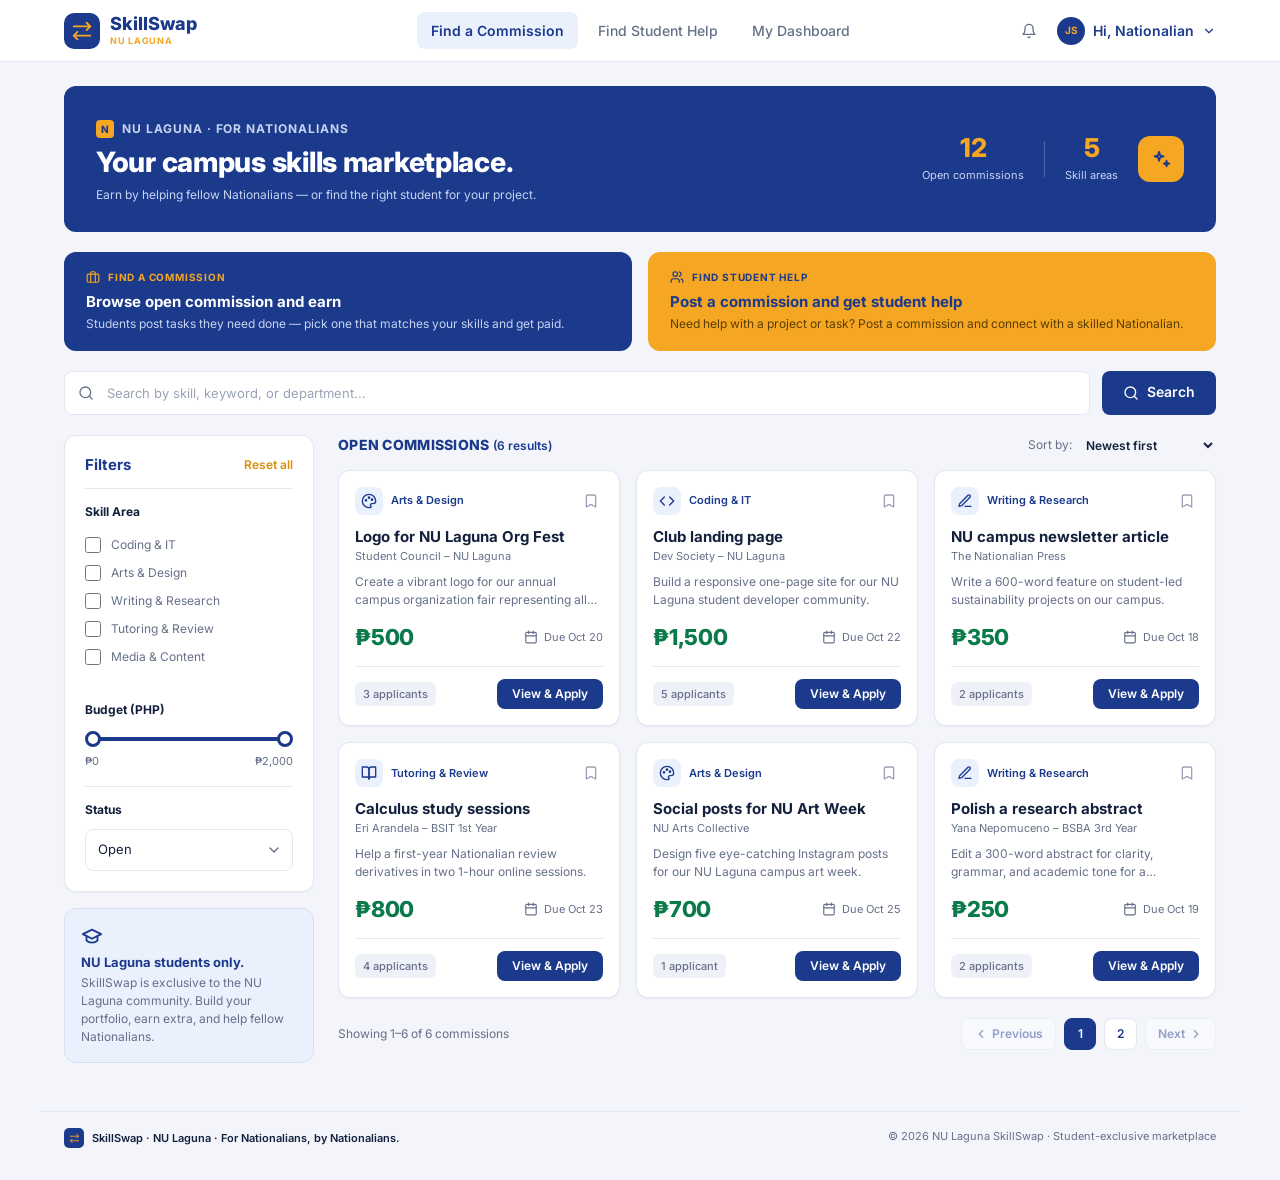
<file: index.html>
<!DOCTYPE html>
<html lang="en">
<head>
  <meta charset="UTF-8">
  <meta name="viewport" content="width=device-width, initial-scale=1">
  <title>SkillSwap · NU Laguna</title>
  <link rel="preconnect" href="https://fonts.googleapis.com">
  <link rel="preconnect" href="https://fonts.gstatic.com" crossorigin>
  <link href="https://fonts.googleapis.com/css2?family=Inter:wght@400;500;600;700;800&display=swap" rel="stylesheet">
  <!-- Bootstrap provides the responsive wireframe grid and accessible UI primitives. -->
  <link href="https://cdn.jsdelivr.net/npm/bootstrap@5.3.3/dist/css/bootstrap.min.css" rel="stylesheet">
  <link rel="stylesheet" href="styles.css">
  <link rel="stylesheet" href="bootstrap.patch.css">
</head>
<body>
  <!-- SVG sprite sheet import -->
  <svg class="sprite" xmlns="http://www.w3.org/2000/svg" aria-hidden="true">
    <symbol id="i-swap" viewBox="0 0 24 24"><path d="m17 3 4 4-4 4"/><path d="M3 7h18"/><path d="m7 21-4-4 4-4"/><path d="M21 17H3"/></symbol>
    <symbol id="i-search" viewBox="0 0 24 24"><circle cx="11" cy="11" r="8"/><path d="m21 21-4.3-4.3"/></symbol>
    <symbol id="i-bell" viewBox="0 0 24 24"><path d="M6 8a6 6 0 0 1 12 0c0 7 3 9 3 9H3s3-2 3-9"/><path d="M10.3 21a1.94 1.94 0 0 0 3.4 0"/></symbol>
    <symbol id="i-chevron" viewBox="0 0 24 24"><path d="m6 9 6 6 6-6"/></symbol>
    <symbol id="i-left" viewBox="0 0 24 24"><path d="m15 18-6-6 6-6"/></symbol>
    <symbol id="i-right" viewBox="0 0 24 24"><path d="m9 18 6-6-6-6"/></symbol>
    <symbol id="i-arrow-left" viewBox="0 0 24 24"><path d="m12 19-7-7 7-7"/><path d="M19 12H5"/></symbol>
    <symbol id="i-arrow-right" viewBox="0 0 24 24"><path d="M5 12h14"/><path d="m12 5 7 7-7 7"/></symbol>
    <symbol id="i-calendar" viewBox="0 0 24 24"><rect x="3" y="4" width="18" height="18" rx="2"/><path d="M16 2v4M8 2v4M3 10h18"/></symbol>
    <symbol id="i-bookmark" viewBox="0 0 24 24"><path d="m19 21-7-4-7 4V5a2 2 0 0 1 2-2h10a2 2 0 0 1 2 2v16z"/></symbol>
    <symbol id="i-palette" viewBox="0 0 24 24"><path d="M12 22a10 10 0 1 1 10-10c0 3-2 4-4 4h-2a2 2 0 0 0-1 3.7c.6.5.5 2.3-3 2.3z"/><circle cx="7.5" cy="11" r="1"/><circle cx="12" cy="7" r="1"/><circle cx="16.5" cy="10" r="1"/></symbol>
    <symbol id="i-code" viewBox="0 0 24 24"><path d="m16 18 6-6-6-6"/><path d="m8 6-6 6 6 6"/></symbol>
    <symbol id="i-pen" viewBox="0 0 24 24"><path d="M12 20h9"/><path d="M16.5 3.5a2.12 2.12 0 0 1 3 3L7 19l-4 1 1-4z"/></symbol>
    <symbol id="i-book" viewBox="0 0 24 24"><path d="M2 3h6a4 4 0 0 1 4 4v14a3 3 0 0 0-3-3H2z"/><path d="M22 3h-6a4 4 0 0 0-4 4v14a3 3 0 0 1 3-3h7z"/></symbol>
    <symbol id="i-camera" viewBox="0 0 24 24"><path d="M14.5 4h-5L7 7H4a2 2 0 0 0-2 2v9a2 2 0 0 0 2 2h16a2 2 0 0 0 2-2V9a2 2 0 0 0-2-2h-3z"/><circle cx="12" cy="13" r="3"/></symbol>
    <symbol id="i-landmark" viewBox="0 0 24 24"><path d="M3 22h18"/><path d="M6 18v-7M10 18v-7M14 18v-7M18 18v-7"/><path d="m12 2 9 5H3z"/></symbol>
    <symbol id="i-briefcase" viewBox="0 0 24 24"><rect x="2" y="7" width="20" height="14" rx="2"/><path d="M16 21V5a2 2 0 0 0-2-2h-4a2 2 0 0 0-2 2v16"/></symbol>
    <symbol id="i-users" viewBox="0 0 24 24"><path d="M16 21v-2a4 4 0 0 0-4-4H6a4 4 0 0 0-4 4v2"/><circle cx="9" cy="7" r="4"/><path d="M22 21v-2a4 4 0 0 0-3-3.87"/><path d="M16 3.13a4 4 0 0 1 0 7.75"/></symbol>
    <symbol id="i-sparkles" viewBox="0 0 24 24"><path d="M9.9 4.2 11 8l3.8 1.1L11 10.2 9.9 14l-1.1-3.8L5 9.1l3.8-1.1z"/><path d="m18 14 .7 2.3L21 17l-2.3.7L18 20l-.7-2.3L15 17l2.3-.7z"/></symbol>
    <symbol id="i-cap" viewBox="0 0 24 24"><path d="M22 10 12 5 2 10l10 5z"/><path d="M6 12v5c3 3 9 3 12 0v-5"/></symbol>
    <symbol id="i-send" viewBox="0 0 24 24"><path d="m22 2-7 20-4-9-9-4z"/><path d="M22 2 11 13"/></symbol>
    <symbol id="i-bulb" viewBox="0 0 24 24"><path d="M15 14c.2-1 .7-1.7 1.5-2.5 1-.9 1.5-2.2 1.5-3.5A6 6 0 0 0 6 8c0 1 .2 2.2 1.5 3.5.7.7 1.3 1.5 1.5 2.5"/><path d="M9 18h6M10 22h4"/></symbol>
    <symbol id="i-check" viewBox="0 0 24 24"><circle cx="12" cy="12" r="10"/><path d="m9 12 2 2 4-4"/></symbol>
    <symbol id="i-clock" viewBox="0 0 24 24"><circle cx="12" cy="12" r="10"/><path d="M12 6v6l4 2"/></symbol>
    <symbol id="i-alert" viewBox="0 0 24 24"><circle cx="12" cy="12" r="10"/><path d="M12 8v4M12 16h.01"/></symbol>
    <symbol id="i-plus" viewBox="0 0 24 24"><path d="M5 12h14M12 5v14"/></symbol>
    <symbol id="i-file" viewBox="0 0 24 24"><path d="M14 2H6a2 2 0 0 0-2 2v16a2 2 0 0 0 2 2h12a2 2 0 0 0 2-2V8z"/><path d="M14 2v6h6M9 13h6M9 17h6"/></symbol>
  </svg>

<!-- HEADER -->
  <header class="site-header">
    <div class="site-header__inner">
      <a class="brand" href="index.html" aria-label="SkillSwap NU Laguna home">
        <span class="brand__mark">
          <svg class="ic ic-lg" aria-hidden="true"><use href="#i-swap"/></svg>
        </span>
        <span>
          <span class="brand__name">SkillSwap</span>
          <span class="brand__school">NU LAGUNA</span>
        </span>
      </a>
      <!-- NAV BAR CODE-->
      <nav class="main-nav" aria-label="Main">
        <a href="index.html" aria-current="page">Find a Commission</a>
        <a href="commission.html">Find Student Help</a>
        <a href="dashboard.html">My Dashboard</a>
      </nav>
      <!-- USER BAR CODE -->
      <div class="user-bar">
        <button class="icon-btn" type="button" aria-label="Notifications">
          <svg class="ic" aria-hidden="true"><use href="#i-bell"/></svg>
        </button>
        <a class="user-chip" href="dashboard.html">
          <span class="avatar">JS</span>
          <span class="user-chip__name">Hi, Nationalian</span>
          <svg class="ic ic-sm" aria-hidden="true"><use href="#i-chevron"/></svg>
        </a>
      </div>
    </div>
  </header>

  <main>
    <div class="page">
      <!-- HERO SECTION -->
      <section class="hero" aria-labelledby="hero-title">
        <div>
          <p class="hero__tag"><span class="hero__tag-mark">N</span>NU Laguna · For Nationalians</p>
          <h1 id="hero-title">Your campus skills marketplace.</h1>
          <p>Earn by helping fellow Nationalians — or find the right student for your project.</p>
        </div>
        <div class="hero__stats">
          <div class="stat"><strong>12</strong><span>Open commissions</span></div>
          <div class="hero__divider"></div>
          <div class="stat"><strong>5</strong><span>Skill areas</span></div>
          <div class="hero__badge">
            <svg class="ic ic-lg" aria-hidden="true"><use href="#i-sparkles"/></svg>
          </div>
        </div>
      </section>
      <section class="cta-row" aria-label="What would you like to do?">
        <a class="cta cta--navy" href="index.html">
          <span class="cta__label">
            <svg class="ic ic-sm" aria-hidden="true"><use href="#i-briefcase"/></svg> Find a commission
          </span>
          <h2>Browse open commission and earn</h2>
          <p>Students post tasks they need done — pick one that matches your skills and get paid.</p>
        </a>
        <a class="cta cta--gold" href="post_commission.html">
          <span class="cta__label">
            <svg class="ic ic-sm" aria-hidden="true"><use href="#i-users"/></svg> Find student help
          </span>
          <h2>Post a commission and get student help</h2>
          <p>Need help with a project or task? Post a commission and connect with a skilled Nationalian.</p>
        </a>
      </section>

      <form class="search-row" role="search" action="index.html" method="get">
        <div class="search-field">
          <svg class="ic" aria-hidden="true"><use href="#i-search"/></svg>
          <label class="sr-only" for="q">Search commissions</label>
          <input id="q" name="q" type="search" placeholder="Search by skill, keyword, or department...">
        </div>
        <button class="btn btn--primary btn--lg" type="submit">
          <svg class="ic" aria-hidden="true"><use href="#i-search"/></svg> Search
        </button>
      </form>

      <section class="browse" aria-label="Browse commissions">
        <aside class="sidebar" aria-label="Filters">
          <form class="card filters" id="filters">
            <div class="filters__head">
              <h2>Filters</h2>
              <button class="link-gold" type="reset">Reset all</button>
            </div>
            <fieldset class="filter-group filter-group--fieldset">
              <legend class="sr-only">Skill area</legend>
              <h3 aria-hidden="true">Skill Area</h3>
              <label class="check"><input type="checkbox" name="skill" value="Coding & IT"> Coding & IT</label>
              <label class="check"><input type="checkbox" name="skill" value="Arts & Design"> Arts & Design</label>
              <label class="check"><input type="checkbox" name="skill" value="Writing & Research"> Writing & Research</label>
              <label class="check"><input type="checkbox" name="skill" value="Tutoring & Review"> Tutoring & Review</label>
              <label class="check"><input type="checkbox" name="skill" value="Media & Content"> Media & Content</label>
            </fieldset>
            <div class="filter-group">
              <h3>Budget (PHP)</h3>
              <div class="range">
                <div class="range__track"></div>
                <label class="sr-only" for="budget-min">Minimum budget</label>
                <input id="budget-min" type="range" min="0" max="2000" value="0" step="50">
                <label class="sr-only" for="budget-max">Maximum budget</label>
                <input id="budget-max" type="range" min="0" max="2000" value="2000" step="50">
              </div>
              <div class="range-labels">
                <span>₱0</span>
                <span>₱2,000</span>
              </div>
            </div>
            <div class="filter-group">
              <h3><label for="status">Status</label></h3>
              <select class="select" id="status" name="status">
                <option>Open</option>
                <option>In Progress</option>
                <option>Completed</option>
              </select>
            </div>
          </form>
          <div class="note-card">
            <svg class="ic ic-lg" aria-hidden="true"><use href="#i-cap"/></svg>
            <h3>NU Laguna students only.</h3>
            <p>SkillSwap is exclusive to the NU Laguna community. Build your portfolio, earn extra, and help fellow Nationalians.</p>
          </div>
        </aside>

        <section aria-labelledby="results-title">
          <div class="results-head">
            <h2 id="results-title">Open commissions <small>(12 results)</small></h2>
            <label class="sort" for="sort">Sort by:
              <select id="sort">
                <option>Newest first</option>
                <option>Budget: high to low</option>
                <option>Budget: low to high</option>
                <option>Deadline: soonest</option>
              </select>
            </label>
          </div>

          <div class="card-grid">
            <article class="commission" data-category="Arts & Design">
              <div class="commission__top">
                <span class="commission__cat">
                  <span class="commission__cat-ic"><svg class="ic" aria-hidden="true"><use href="#i-palette"/></svg></span>Arts & Design
                </span>
                <button class="commission__save" type="button" aria-label="Save commission">
                  <svg class="ic" aria-hidden="true"><use href="#i-bookmark"/></svg>
                </button>
              </div>
              <h3>Logo for NU Laguna Org Fest</h3>
              <p class="commission__by">Student Council – NU Laguna</p>
              <p class="commission__desc">Create a vibrant logo for our annual campus organization fair representing all NU Laguna colleges.</p>
              <div class="commission__meta">
                <span class="price">₱500</span>
                <span class="due"><svg class="ic ic-sm" aria-hidden="true"><use href="#i-calendar"/></svg> Due Oct 20</span>
              </div>
              <div class="commission__foot">
                <span class="pill">3 applicants</span>
                <a class="btn btn--primary btn--sm" href="commission.html">View &amp; Apply</a>
              </div>
            </article>

            <article class="commission" data-category="Coding & IT">
              <div class="commission__top">
                <span class="commission__cat">
                  <span class="commission__cat-ic"><svg class="ic" aria-hidden="true"><use href="#i-code"/></svg></span>Coding & IT
                </span>
                <button class="commission__save" type="button" aria-label="Save commission">
                  <svg class="ic" aria-hidden="true"><use href="#i-bookmark"/></svg>
                </button>
              </div>
              <h3>Club landing page</h3>
              <p class="commission__by">Dev Society – NU Laguna</p>
              <p class="commission__desc">Build a responsive one-page site for our NU Laguna student developer community.</p>
              <div class="commission__meta">
                <span class="price">₱1,500</span>
                <span class="due"><svg class="ic ic-sm" aria-hidden="true"><use href="#i-calendar"/></svg> Due Oct 22</span>
              </div>
              <div class="commission__foot">
                <span class="pill">5 applicants</span>
                <a class="btn btn--primary btn--sm" href="commission.html">View &amp; Apply</a>
              </div>
            </article>

            <article class="commission" data-category="Writing & Research">
              <div class="commission__top">
                <span class="commission__cat">
                  <span class="commission__cat-ic"><svg class="ic" aria-hidden="true"><use href="#i-pen"/></svg></span>Writing & Research
                </span>
                <button class="commission__save" type="button" aria-label="Save commission">
                  <svg class="ic" aria-hidden="true"><use href="#i-bookmark"/></svg>
                </button>
              </div>
              <h3>NU campus newsletter article</h3>
              <p class="commission__by">The Nationalian Press</p>
              <p class="commission__desc">Write a 600-word feature on student-led sustainability projects on our campus.</p>
              <div class="commission__meta">
                <span class="price">₱350</span>
                <span class="due"><svg class="ic ic-sm" aria-hidden="true"><use href="#i-calendar"/></svg> Due Oct 18</span>
              </div>
              <div class="commission__foot">
                <span class="pill">2 applicants</span>
                <a class="btn btn--primary btn--sm" href="commission.html">View &amp; Apply</a>
              </div>
            </article>

            <article class="commission" data-category="Tutoring & Review">
              <div class="commission__top">
                <span class="commission__cat">
                  <span class="commission__cat-ic"><svg class="ic" aria-hidden="true"><use href="#i-book"/></svg></span>Tutoring & Review
                </span>
                <button class="commission__save" type="button" aria-label="Save commission">
                  <svg class="ic" aria-hidden="true"><use href="#i-bookmark"/></svg>
                </button>
              </div>
              <h3>Calculus study sessions</h3>
              <p class="commission__by">Eri Arandela – BSIT 1st Year</p>
              <p class="commission__desc">Help a first-year Nationalian review derivatives in two 1-hour online sessions.</p>
              <div class="commission__meta">
                <span class="price">₱800</span>
                <span class="due"><svg class="ic ic-sm" aria-hidden="true"><use href="#i-calendar"/></svg> Due Oct 23</span>
              </div>
              <div class="commission__foot">
                <span class="pill">4 applicants</span>
                <a class="btn btn--primary btn--sm" href="commission.html">View &amp; Apply</a>
              </div>
            </article>

            <article class="commission" data-category="Arts & Design">
              <div class="commission__top">
                <span class="commission__cat">
                  <span class="commission__cat-ic"><svg class="ic" aria-hidden="true"><use href="#i-palette"/></svg></span>Arts & Design
                </span>
                <button class="commission__save" type="button" aria-label="Save commission">
                  <svg class="ic" aria-hidden="true"><use href="#i-bookmark"/></svg>
                </button>
              </div>
              <h3>Social posts for NU Art Week</h3>
              <p class="commission__by">NU Arts Collective</p>
              <p class="commission__desc">Design five eye-catching Instagram posts for our NU Laguna campus art week.</p>
              <div class="commission__meta">
                <span class="price">₱700</span>
                <span class="due"><svg class="ic ic-sm" aria-hidden="true"><use href="#i-calendar"/></svg> Due Oct 25</span>
              </div>
              <div class="commission__foot">
                <span class="pill">1 applicant</span>
                <a class="btn btn--primary btn--sm" href="commission.html">View &amp; Apply</a>
              </div>
            </article>

            <article class="commission" data-category="Writing & Research">
              <div class="commission__top">
                <span class="commission__cat">
                  <span class="commission__cat-ic"><svg class="ic" aria-hidden="true"><use href="#i-pen"/></svg></span>Writing & Research
                </span>
                <button class="commission__save" type="button" aria-label="Save commission">
                  <svg class="ic" aria-hidden="true"><use href="#i-bookmark"/></svg>
                </button>
              </div>
              <h3>Polish a research abstract</h3>
              <p class="commission__by">Yana Nepomuceno – BSBA 3rd Year</p>
              <p class="commission__desc">Edit a 300-word abstract for clarity, grammar, and academic tone for a research submission.</p>
              <div class="commission__meta">
                <span class="price">₱250</span>
                <span class="due"><svg class="ic ic-sm" aria-hidden="true"><use href="#i-calendar"/></svg> Due Oct 19</span>
              </div>
              <div class="commission__foot">
                <span class="pill">2 applicants</span>
                <a class="btn btn--primary btn--sm" href="commission.html">View &amp; Apply</a>
              </div>
            </article>
          </div>

          <nav class="pagination" aria-label="Pagination">
            <span>Showing 1–6 of 12 commissions</span>
            <div class="pager">
              <a href="#"><svg class="ic ic-sm" aria-hidden="true"><use href="#i-left"/></svg> Previous</a>
              <a href="#" aria-current="page">1</a>
              <a href="#">2</a>
              <a href="#">Next <svg class="ic ic-sm" aria-hidden="true"><use href="#i-right"/></svg></a>
            </div>
          </nav>
        </section>
      </div>
    </div>
  </main>

  <footer class="site-footer">
    <span class="brand">
      <span class="brand__mark"><svg class="ic" aria-hidden="true"><use href="#i-swap"/></svg></span>
      SkillSwap · NU Laguna · For Nationalians, by Nationalians.
    </span>
    <span>© 2026 NU Laguna SkillSwap · Student-exclusive marketplace</span>
  </footer>

  <!-- Bootstrap bundle enables future component behavior; app.js owns marketplace interactions. -->
  <script src="https://cdn.jsdelivr.net/npm/bootstrap@5.3.3/dist/js/bootstrap.bundle.min.js"></script>
  <script src="app.js"></script>
</body>
</html>
</file>
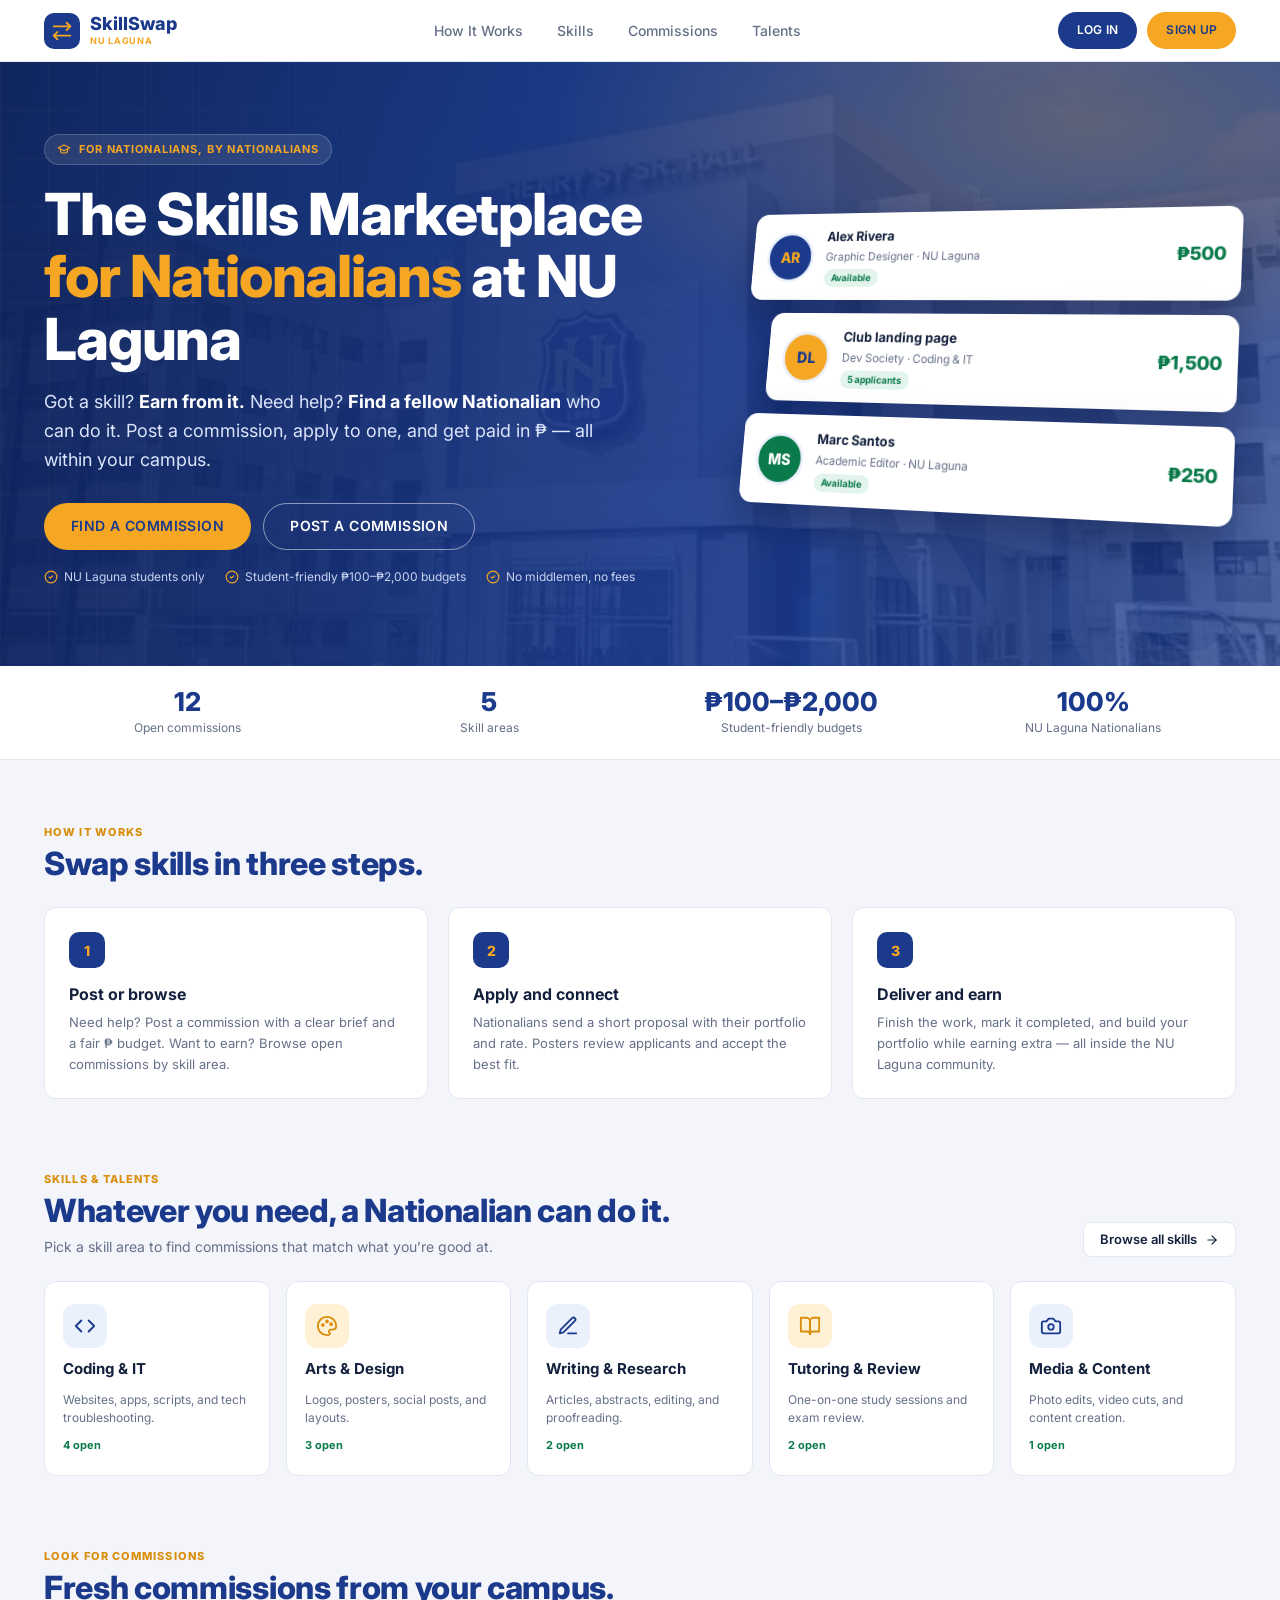
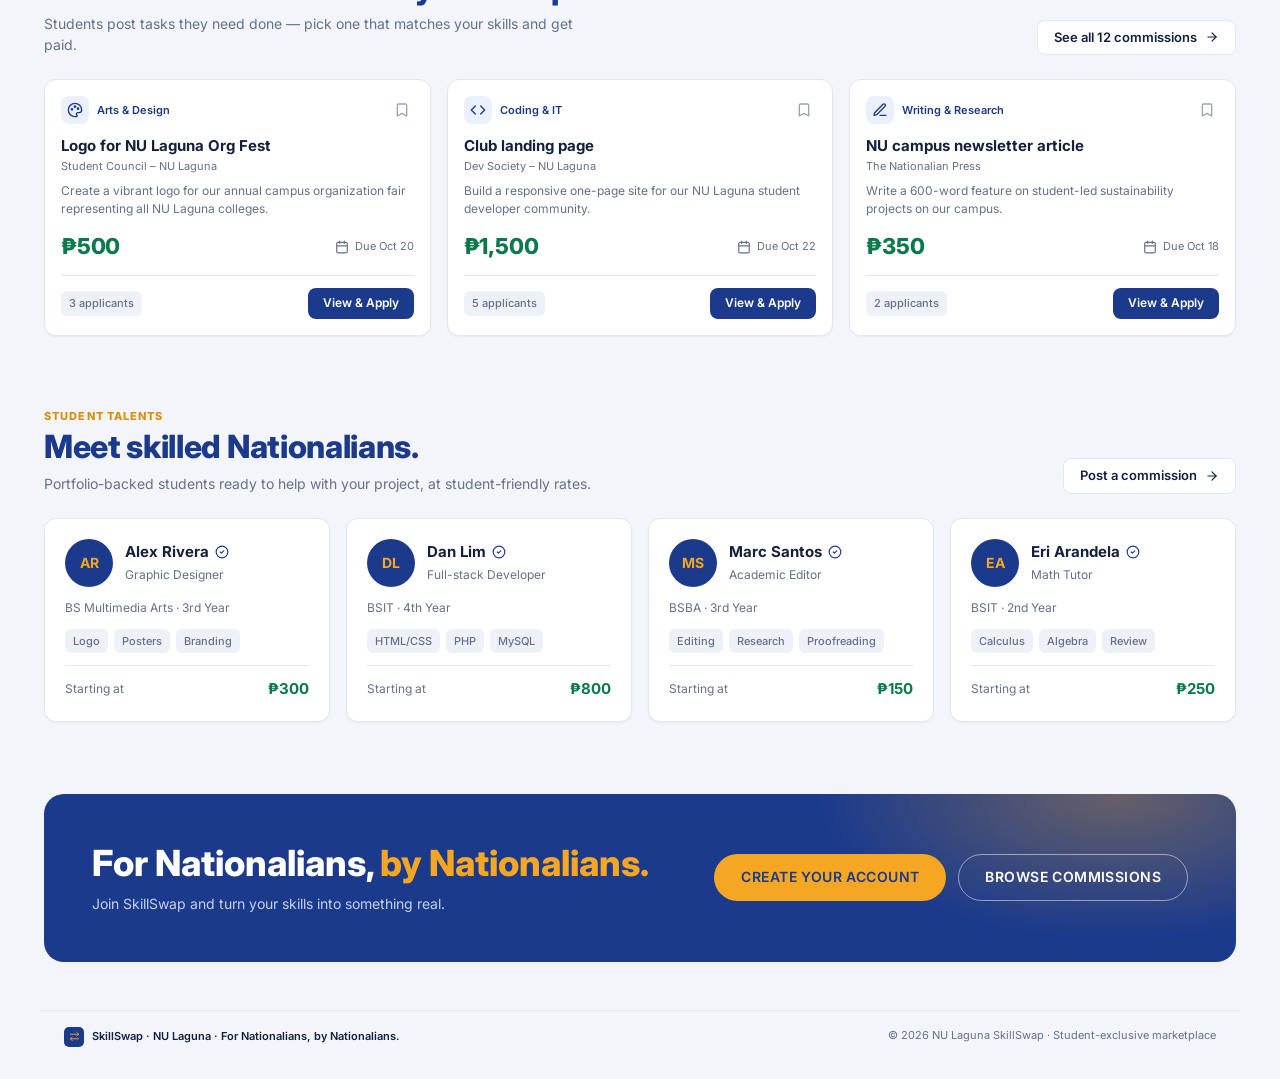
<file: app/index.html>
<!DOCTYPE html>
<html lang="en">
<head>
  <meta charset="UTF-8">
  <meta name="viewport" content="width=device-width, initial-scale=1">
  <title>SkillSwap · NU Laguna — For Nationalians, by Nationalians</title>
  <link rel="preconnect" href="https://fonts.googleapis.com">
  <link rel="preconnect" href="https://fonts.gstatic.com" crossorigin>
  <link href="https://fonts.googleapis.com/css2?family=Inter:wght@400;500;600;700;800&display=swap" rel="stylesheet">
<link rel="stylesheet" href="css/variable.css">
<link rel="stylesheet" href="css/resets.css">
<link rel="stylesheet" href="css/components.css">
<link rel="stylesheet" href="css/landing.css">
</head>

<body id="top">
<svg xmlns="http://www.w3.org/2000/svg" style="display:none" aria-hidden="true">
  <symbol id="i-swap" viewBox="0 0 24 24"><path d="m17 3 4 4-4 4"/><path d="M3 7h18"/><path d="m7 21-4-4 4-4"/><path d="M21 17H3"/></symbol>
  <symbol id="i-search" viewBox="0 0 24 24"><circle cx="11" cy="11" r="8"/><path d="m21 21-4.3-4.3"/></symbol>
  <symbol id="i-bell" viewBox="0 0 24 24"><path d="M6 8a6 6 0 0 1 12 0c0 7 3 9 3 9H3s3-2 3-9"/><path d="M10.3 21a1.94 1.94 0 0 0 3.4 0"/></symbol>
  <symbol id="i-chevron" viewBox="0 0 24 24"><path d="m6 9 6 6 6-6"/></symbol>
  <symbol id="i-left" viewBox="0 0 24 24"><path d="m15 18-6-6 6-6"/></symbol>
  <symbol id="i-right" viewBox="0 0 24 24"><path d="m9 18 6-6-6-6"/></symbol>
  <symbol id="i-arrow-left" viewBox="0 0 24 24"><path d="m12 19-7-7 7-7"/><path d="M19 12H5"/></symbol>
  <symbol id="i-arrow-right" viewBox="0 0 24 24"><path d="M5 12h14"/><path d="m12 5 7 7-7 7"/></symbol>
  <symbol id="i-calendar" viewBox="0 0 24 24"><rect x="3" y="4" width="18" height="18" rx="2"/><path d="M16 2v4M8 2v4M3 10h18"/></symbol>
  <symbol id="i-bookmark" viewBox="0 0 24 24"><path d="m19 21-7-4-7 4V5a2 2 0 0 1 2-2h10a2 2 0 0 1 2 2v16z"/></symbol>
  <symbol id="i-palette" viewBox="0 0 24 24"><path d="M12 22a10 10 0 1 1 10-10c0 3-2 4-4 4h-2a2 2 0 0 0-1 3.7c.6.5.5 2.3-3 2.3z"/><circle cx="7.5" cy="11" r="1"/><circle cx="12" cy="7" r="1"/><circle cx="16.5" cy="10" r="1"/></symbol>
  <symbol id="i-code" viewBox="0 0 24 24"><path d="m16 18 6-6-6-6"/><path d="m8 6-6 6 6 6"/></symbol>
  <symbol id="i-pen" viewBox="0 0 24 24"><path d="M12 20h9"/><path d="M16.5 3.5a2.12 2.12 0 0 1 3 3L7 19l-4 1 1-4z"/></symbol>
  <symbol id="i-book" viewBox="0 0 24 24"><path d="M2 3h6a4 4 0 0 1 4 4v14a3 3 0 0 0-3-3H2z"/><path d="M22 3h-6a4 4 0 0 0-4 4v14a3 3 0 0 1 3-3h7z"/></symbol>
  <symbol id="i-camera" viewBox="0 0 24 24"><path d="M14.5 4h-5L7 7H4a2 2 0 0 0-2 2v9a2 2 0 0 0 2 2h16a2 2 0 0 0 2-2V9a2 2 0 0 0-2-2h-3z"/><circle cx="12" cy="13" r="3"/></symbol>
  <symbol id="i-landmark" viewBox="0 0 24 24"><path d="M3 22h18"/><path d="M6 18v-7M10 18v-7M14 18v-7M18 18v-7"/><path d="m12 2 9 5H3z"/></symbol>
  <symbol id="i-briefcase" viewBox="0 0 24 24"><rect x="2" y="7" width="20" height="14" rx="2"/><path d="M16 21V5a2 2 0 0 0-2-2h-4a2 2 0 0 0-2 2v16"/></symbol>
  <symbol id="i-users" viewBox="0 0 24 24"><path d="M16 21v-2a4 4 0 0 0-4-4H6a4 4 0 0 0-4 4v2"/><circle cx="9" cy="7" r="4"/><path d="M22 21v-2a4 4 0 0 0-3-3.87"/><path d="M16 3.13a4 4 0 0 1 0 7.75"/></symbol>
  <symbol id="i-sparkles" viewBox="0 0 24 24"><path d="M9.9 4.2 11 8l3.8 1.1L11 10.2 9.9 14l-1.1-3.8L5 9.1l3.8-1.1z"/><path d="m18 14 .7 2.3L21 17l-2.3.7L18 20l-.7-2.3L15 17l2.3-.7z"/></symbol>
  <symbol id="i-cap" viewBox="0 0 24 24"><path d="M22 10 12 5 2 10l10 5z"/><path d="M6 12v5c3 3 9 3 12 0v-5"/></symbol>
  <symbol id="i-send" viewBox="0 0 24 24"><path d="m22 2-7 20-4-9-9-4z"/><path d="M22 2 11 13"/></symbol>
  <symbol id="i-bulb" viewBox="0 0 24 24"><path d="M15 14c.2-1 .7-1.7 1.5-2.5 1-.9 1.5-2.2 1.5-3.5A6 6 0 0 0 6 8c0 1 .2 2.2 1.5 3.5.7.7 1.3 1.5 1.5 2.5"/><path d="M9 18h6M10 22h4"/></symbol>
  <symbol id="i-check" viewBox="0 0 24 24"><circle cx="12" cy="12" r="10"/><path d="m9 12 2 2 4-4"/></symbol>
  <symbol id="i-clock" viewBox="0 0 24 24"><circle cx="12" cy="12" r="10"/><path d="M12 6v6l4 2"/></symbol>
  <symbol id="i-alert" viewBox="0 0 24 24"><circle cx="12" cy="12" r="10"/><path d="M12 8v4M12 16h.01"/></symbol>
  <symbol id="i-plus" viewBox="0 0 24 24"><path d="M5 12h14M12 5v14"/></symbol>
  <symbol id="i-file" viewBox="0 0 24 24"><path d="M14 2H6a2 2 0 0 0-2 2v16a2 2 0 0 0 2 2h12a2 2 0 0 0 2-2V8z"/><path d="M14 2v6h6M9 13h6M9 17h6"/></symbol>
</svg>

<header class="site-header lp-header">
  <div class="site-header__inner">
    <a class="brand" href="#top" aria-label="SkillSwap NU Laguna home">
      <span class="brand__mark"><svg class="ic ic-lg" aria-hidden="true"><use href="#i-swap"/></svg></span>
      <span><span class="brand__name">SkillSwap</span><span class="brand__school">NU LAGUNA</span></span>
    </a>
    <nav class="main-nav" aria-label="Main">
      <a href="#how">How It Works</a>
      <a href="#skills">Skills</a>
      <a href="#commissions">Commissions</a>
      <a href="#talents">Talents</a>
    </nav>
    <div class="lp-actions">
      <a class="btn btn--primary" href="login.html">Log in</a>
      <a class="btn btn--gold" href="signup.html">Sign up</a>
    </div>
  </div>
</header>

<main>
  <section class="lp-hero" aria-labelledby="lp-title">
    <div class="lp-hero__inner">
      <div>
        <span class="lp-eyebrow"><svg class="ic ic-sm" aria-hidden="true"><use href="#i-cap"/></svg> For Nationalians, by Nationalians</span>
        <h1 id="lp-title">The Skills Marketplace <em>for Nationalians</em> at NU Laguna</h1>
        <p class="lp-hero__lead">Got a skill? <strong>Earn from it.</strong> Need help? <strong>Find a fellow Nationalian</strong> who can do it. Post a commission, apply to one, and get paid in ₱ — all within your campus.</p>
        <div class="lp-cta">
          <a class="btn btn--gold" href="signup.html">Find a Commission</a>
          <a class="btn btn--white-outline" href="signup.html">Post a Commission</a>
        </div>
        <p class="lp-hero__note">
          <span><svg class="ic ic-sm" aria-hidden="true"><use href="#i-check"/></svg> NU Laguna students only</span>
          <span><svg class="ic ic-sm" aria-hidden="true"><use href="#i-check"/></svg> Student-friendly ₱100–₱2,000 budgets</span>
          <span><svg class="ic ic-sm" aria-hidden="true"><use href="#i-check"/></svg> No middlemen, no fees</span>
        </p>
      </div>
      <a class="lp-stack" href="signup.html" aria-label="Sign up to get started">
        <div class="lp-stack__tilt">
          <div class="lp-mini"><span class="lp-mini__av">AR</span><div><strong>Alex Rivera</strong><span class="sub">Graphic Designer · NU Laguna</span><br><span class="tag">Available</span></div><span class="price">₱500</span></div>
          <div class="lp-mini"><span class="lp-mini__av lp-mini__av--gold">DL</span><div><strong>Club landing page</strong><span class="sub">Dev Society · Coding &amp; IT</span><br><span class="tag">5 applicants</span></div><span class="price">₱1,500</span></div>
          <div class="lp-mini"><span class="lp-mini__av lp-mini__av--green">MS</span><div><strong>Marc Santos</strong><span class="sub">Academic Editor · NU Laguna</span><br><span class="tag">Available</span></div><span class="price">₱250</span></div>
        </div>
      </a>
    </div>
  </section>

  <section class="lp-strip" aria-label="SkillSwap at a glance">
    <div class="lp-strip__inner">
      <a href="signup.html"><strong>12</strong><span>Open commissions</span></a>
      <a href="signup.html"><strong>5</strong><span>Skill areas</span></a>
      <a href="signup.html"><strong>₱100–₱2,000</strong><span>Student-friendly budgets</span></a>
      <a href="signup.html"><strong>100%</strong><span>NU Laguna Nationalians</span></a>
    </div>
  </section>

  <section class="lp-section" id="how"><div class="lp-wrap">
    <div class="lp-section__head"><div><p class="lp-kicker">How it works</p><h2>Swap skills in three steps.</h2></div></div>
    <div class="lp-steps">
      <a class="lp-step" href="signup.html"><h3>Post or browse</h3><p>Need help? Post a commission with a clear brief and a fair ₱ budget. Want to earn? Browse open commissions by skill area.</p></a>
      <a class="lp-step" href="signup.html"><h3>Apply and connect</h3><p>Nationalians send a short proposal with their portfolio and rate. Posters review applicants and accept the best fit.</p></a>
      <a class="lp-step" href="signup.html"><h3>Deliver and earn</h3><p>Finish the work, mark it completed, and build your portfolio while earning extra — all inside the NU Laguna community.</p></a>
    </div>
  </div></section>

  <section class="lp-section" id="skills"><div class="lp-wrap">
    <div class="lp-section__head">
      <div><p class="lp-kicker">Skills &amp; talents</p><h2>Whatever you need, a Nationalian can do it.</h2>
      <p class="lp-section__sub">Pick a skill area to find commissions that match what you’re good at.</p></div>
      <a class="btn btn--ghost" href="signup.html">Browse all skills <svg class="ic ic-sm" aria-hidden="true"><use href="#i-arrow-right"/></svg></a>
    </div>
    <div class="lp-skills">
<a class="lp-skill" href="signup.html"><span class="lp-skill__ic"><svg class="ic ic-lg" aria-hidden="true"><use href="#i-code"/></svg></span><h3>Coding & IT</h3><p>Websites, apps, scripts, and tech troubleshooting.</p><small>4 open</small></a>
<a class="lp-skill" href="signup.html"><span class="lp-skill__ic"><svg class="ic ic-lg" aria-hidden="true"><use href="#i-palette"/></svg></span><h3>Arts & Design</h3><p>Logos, posters, social posts, and layouts.</p><small>3 open</small></a>
<a class="lp-skill" href="signup.html"><span class="lp-skill__ic"><svg class="ic ic-lg" aria-hidden="true"><use href="#i-pen"/></svg></span><h3>Writing & Research</h3><p>Articles, abstracts, editing, and proofreading.</p><small>2 open</small></a>
<a class="lp-skill" href="signup.html"><span class="lp-skill__ic"><svg class="ic ic-lg" aria-hidden="true"><use href="#i-book"/></svg></span><h3>Tutoring & Review</h3><p>One-on-one study sessions and exam review.</p><small>2 open</small></a>
<a class="lp-skill" href="signup.html"><span class="lp-skill__ic"><svg class="ic ic-lg" aria-hidden="true"><use href="#i-camera"/></svg></span><h3>Media & Content</h3><p>Photo edits, video cuts, and content creation.</p><small>1 open</small></a>
    </div>
  </div></section>

  <section class="lp-section" id="commissions"><div class="lp-wrap">
    <div class="lp-section__head">
      <div><p class="lp-kicker">Look for commissions</p><h2>Fresh commissions from your campus.</h2>
      <p class="lp-section__sub">Students post tasks they need done — pick one that matches your skills and get paid.</p></div>
      <a class="btn btn--ghost" href="signup.html">See all 12 commissions <svg class="ic ic-sm" aria-hidden="true"><use href="#i-arrow-right"/></svg></a>
    </div>
    <div class="card-grid">
<article class="gig" data-category="Arts & Design">
  <div class="gig__top">
    <span class="gig__cat"><span class="gig__cat-ic"><svg class="ic" aria-hidden="true"><use href="#i-palette"/></svg></span>Arts & Design</span>
    <a class="gig__save" href="signup.html" aria-label="Sign up to save"><svg class="ic" aria-hidden="true"><use href="#i-bookmark"/></svg></a>
  </div>
  <h3>Logo for NU Laguna Org Fest</h3>
  <p class="gig__by">Student Council – NU Laguna</p>
  <p class="gig__desc">Create a vibrant logo for our annual campus organization fair representing all NU Laguna colleges.</p>
  <div class="gig__meta"><span class="price">₱500</span><span class="due"><svg class="ic ic-sm" aria-hidden="true"><use href="#i-calendar"/></svg> Due Oct 20</span></div>
  <div class="gig__foot"><span class="pill">3 applicants</span><a class="btn btn--primary btn--sm" href="signup.html">View &amp; Apply</a></div>
</article>
<article class="gig" data-category="Coding & IT">
  <div class="gig__top">
    <span class="gig__cat"><span class="gig__cat-ic"><svg class="ic" aria-hidden="true"><use href="#i-code"/></svg></span>Coding & IT</span>
    <a class="gig__save" href="signup.html" aria-label="Sign up to save"><svg class="ic" aria-hidden="true"><use href="#i-bookmark"/></svg></a>
  </div>
  <h3>Club landing page</h3>
  <p class="gig__by">Dev Society – NU Laguna</p>
  <p class="gig__desc">Build a responsive one-page site for our NU Laguna student developer community.</p>
  <div class="gig__meta"><span class="price">₱1,500</span><span class="due"><svg class="ic ic-sm" aria-hidden="true"><use href="#i-calendar"/></svg> Due Oct 22</span></div>
  <div class="gig__foot"><span class="pill">5 applicants</span><a class="btn btn--primary btn--sm" href="signup.html">View &amp; Apply</a></div>
</article>
<article class="gig" data-category="Writing & Research">
  <div class="gig__top">
    <span class="gig__cat"><span class="gig__cat-ic"><svg class="ic" aria-hidden="true"><use href="#i-pen"/></svg></span>Writing & Research</span>
    <a class="gig__save" href="signup.html" aria-label="Sign up to save"><svg class="ic" aria-hidden="true"><use href="#i-bookmark"/></svg></a>
  </div>
  <h3>NU campus newsletter article</h3>
  <p class="gig__by">The Nationalian Press</p>
  <p class="gig__desc">Write a 600-word feature on student-led sustainability projects on our campus.</p>
  <div class="gig__meta"><span class="price">₱350</span><span class="due"><svg class="ic ic-sm" aria-hidden="true"><use href="#i-calendar"/></svg> Due Oct 18</span></div>
  <div class="gig__foot"><span class="pill">2 applicants</span><a class="btn btn--primary btn--sm" href="signup.html">View &amp; Apply</a></div>
</article>
    </div>
  </div></section>

  <section class="lp-section" id="talents"><div class="lp-wrap">
    <div class="lp-section__head">
      <div><p class="lp-kicker">Student talents</p><h2>Meet skilled Nationalians.</h2>
      <p class="lp-section__sub">Portfolio-backed students ready to help with your project, at student-friendly rates.</p></div>
      <a class="btn btn--ghost" href="signup.html">Post a commission <svg class="ic ic-sm" aria-hidden="true"><use href="#i-arrow-right"/></svg></a>
    </div>
    <div class="lp-talents">
<a class="talent" href="signup.html">
  <div class="talent__top"><span class="avatar">AR</span>
    <div><h3>Alex Rivera <svg class="ic" aria-hidden="true"><use href="#i-check"/></svg></h3><span class="talent__sub">Graphic Designer</span></div></div>
  <p class="talent__sub">BS Multimedia Arts · 3rd Year</p>
  <div class="talent__skills"><span class="pill">Logo</span><span class="pill">Posters</span><span class="pill">Branding</span></div>
  <div class="talent__foot"><span>Starting at</span><strong>₱300</strong></div>
</a>
<a class="talent" href="signup.html">
  <div class="talent__top"><span class="avatar">DL</span>
    <div><h3>Dan Lim <svg class="ic" aria-hidden="true"><use href="#i-check"/></svg></h3><span class="talent__sub">Full-stack Developer</span></div></div>
  <p class="talent__sub">BSIT · 4th Year</p>
  <div class="talent__skills"><span class="pill">HTML/CSS</span><span class="pill">PHP</span><span class="pill">MySQL</span></div>
  <div class="talent__foot"><span>Starting at</span><strong>₱800</strong></div>
</a>
<a class="talent" href="signup.html">
  <div class="talent__top"><span class="avatar">MS</span>
    <div><h3>Marc Santos <svg class="ic" aria-hidden="true"><use href="#i-check"/></svg></h3><span class="talent__sub">Academic Editor</span></div></div>
  <p class="talent__sub">BSBA · 3rd Year</p>
  <div class="talent__skills"><span class="pill">Editing</span><span class="pill">Research</span><span class="pill">Proofreading</span></div>
  <div class="talent__foot"><span>Starting at</span><strong>₱150</strong></div>
</a>
<a class="talent" href="signup.html">
  <div class="talent__top"><span class="avatar">EA</span>
    <div><h3>Eri Arandela <svg class="ic" aria-hidden="true"><use href="#i-check"/></svg></h3><span class="talent__sub">Math Tutor</span></div></div>
  <p class="talent__sub">BSIT · 2nd Year</p>
  <div class="talent__skills"><span class="pill">Calculus</span><span class="pill">Algebra</span><span class="pill">Review</span></div>
  <div class="talent__foot"><span>Starting at</span><strong>₱250</strong></div>
</a>
    </div>
  </div></section>

  <div class="lp-band"><div class="lp-band__box">
    <div><h2>For Nationalians, <em>by Nationalians.</em></h2><p>Join SkillSwap and turn your skills into something real.</p></div>
    <div class="lp-cta">
      <a class="btn btn--gold" href="signup.html">Create your account</a>
      <a class="btn btn--white-outline" href="signup.html">Browse commissions</a>
    </div>
  </div></div>
</main>
<footer class="site-footer lp-footer">
  <span class="brand"><span class="brand__mark"><svg class="ic" aria-hidden="true"><use href="#i-swap"/></svg></span> SkillSwap · NU Laguna · For Nationalians, by Nationalians.</span>
  <span>© 2026 NU Laguna SkillSwap · Student-exclusive marketplace</span>
</footer>

</body>
</html>
</file>
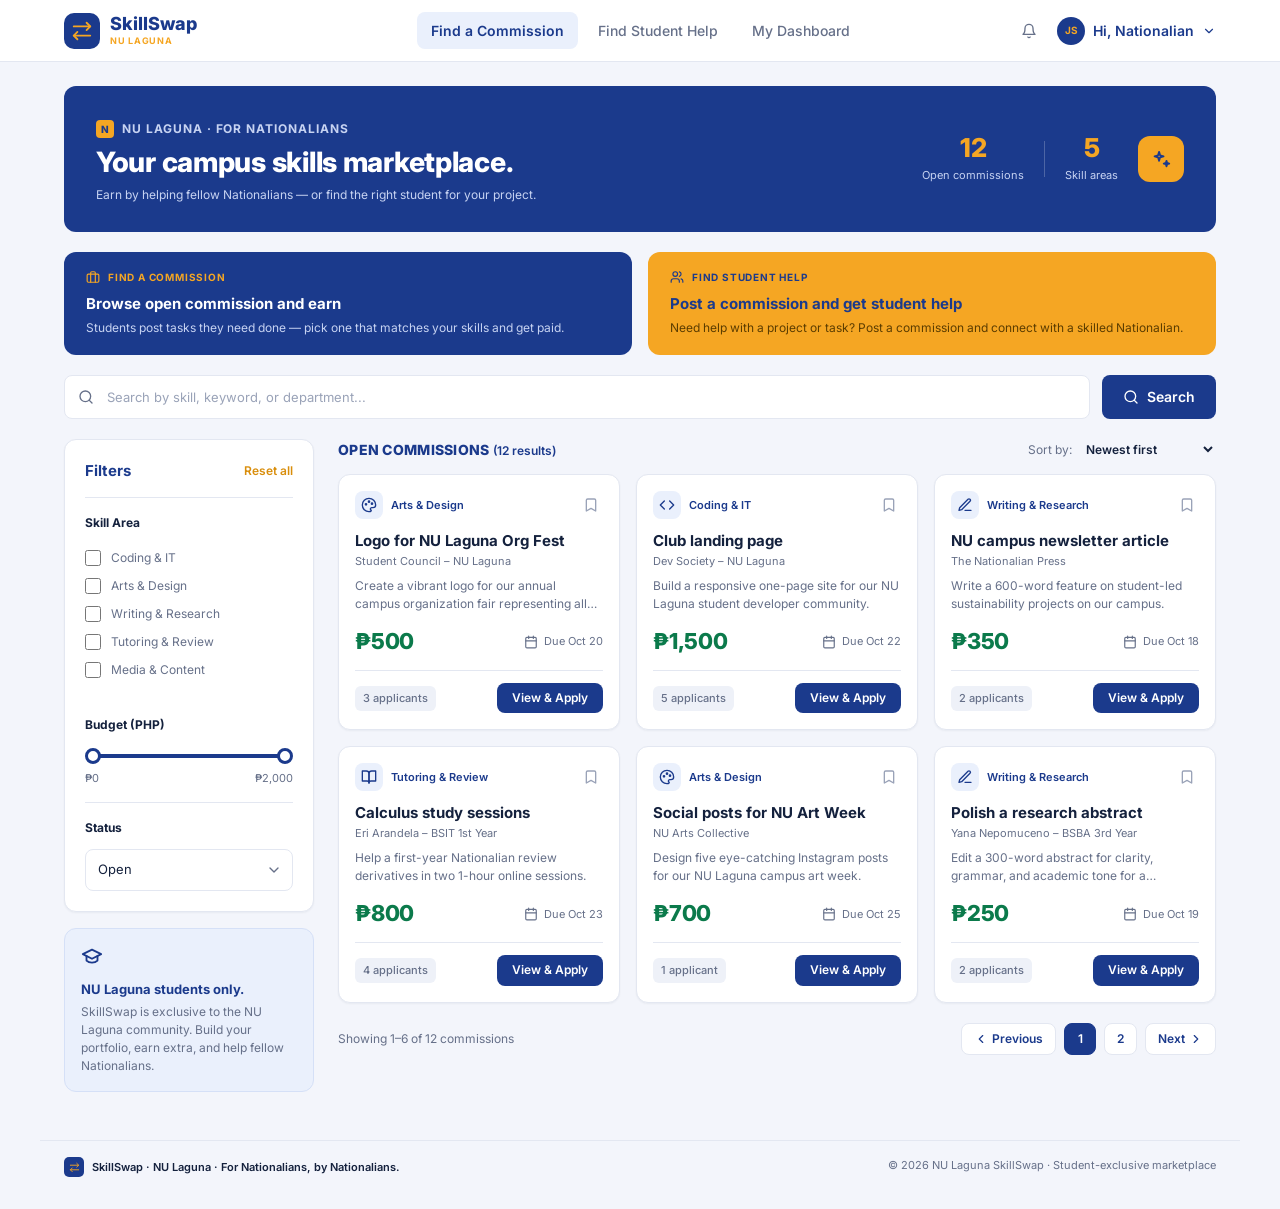
<file: database/index.html>
<!DOCTYPE html>
<html lang="en">
<head>
  <meta charset="UTF-8">
  <meta name="viewport" content="width=device-width, initial-scale=1">
  <title>SkillSwap · NU Laguna</title>
  <link rel="preconnect" href="https://fonts.googleapis.com">
  <link rel="preconnect" href="https://fonts.gstatic.com" crossorigin>
  <link href="https://fonts.googleapis.com/css2?family=Inter:wght@400;500;600;700;800&display=swap" rel="stylesheet">
  <link rel="stylesheet" href="styles.css">
</head>
<body>

  <svg xmlns="http://www.w3.org/2000/svg" style="display:none" aria-hidden="true">
    <symbol id="i-swap" viewBox="0 0 24 24"><path d="m17 3 4 4-4 4"/><path d="M3 7h18"/><path d="m7 21-4-4 4-4"/><path d="M21 17H3"/></symbol>
    <symbol id="i-search" viewBox="0 0 24 24"><circle cx="11" cy="11" r="8"/><path d="m21 21-4.3-4.3"/></symbol>
    <symbol id="i-bell" viewBox="0 0 24 24"><path d="M6 8a6 6 0 0 1 12 0c0 7 3 9 3 9H3s3-2 3-9"/><path d="M10.3 21a1.94 1.94 0 0 0 3.4 0"/></symbol>
    <symbol id="i-chevron" viewBox="0 0 24 24"><path d="m6 9 6 6 6-6"/></symbol>
    <symbol id="i-left" viewBox="0 0 24 24"><path d="m15 18-6-6 6-6"/></symbol>
    <symbol id="i-right" viewBox="0 0 24 24"><path d="m9 18 6-6-6-6"/></symbol>
    <symbol id="i-arrow-left" viewBox="0 0 24 24"><path d="m12 19-7-7 7-7"/><path d="M19 12H5"/></symbol>
    <symbol id="i-arrow-right" viewBox="0 0 24 24"><path d="M5 12h14"/><path d="m12 5 7 7-7 7"/></symbol>
    <symbol id="i-calendar" viewBox="0 0 24 24"><rect x="3" y="4" width="18" height="18" rx="2"/><path d="M16 2v4M8 2v4M3 10h18"/></symbol>
    <symbol id="i-bookmark" viewBox="0 0 24 24"><path d="m19 21-7-4-7 4V5a2 2 0 0 1 2-2h10a2 2 0 0 1 2 2v16z"/></symbol>
    <symbol id="i-palette" viewBox="0 0 24 24"><path d="M12 22a10 10 0 1 1 10-10c0 3-2 4-4 4h-2a2 2 0 0 0-1 3.7c.6.5.5 2.3-3 2.3z"/><circle cx="7.5" cy="11" r="1"/><circle cx="12" cy="7" r="1"/><circle cx="16.5" cy="10" r="1"/></symbol>
    <symbol id="i-code" viewBox="0 0 24 24"><path d="m16 18 6-6-6-6"/><path d="m8 6-6 6 6 6"/></symbol>
    <symbol id="i-pen" viewBox="0 0 24 24"><path d="M12 20h9"/><path d="M16.5 3.5a2.12 2.12 0 0 1 3 3L7 19l-4 1 1-4z"/></symbol>
    <symbol id="i-book" viewBox="0 0 24 24"><path d="M2 3h6a4 4 0 0 1 4 4v14a3 3 0 0 0-3-3H2z"/><path d="M22 3h-6a4 4 0 0 0-4 4v14a3 3 0 0 1 3-3h7z"/></symbol>
    <symbol id="i-camera" viewBox="0 0 24 24"><path d="M14.5 4h-5L7 7H4a2 2 0 0 0-2 2v9a2 2 0 0 0 2 2h16a2 2 0 0 0 2-2V9a2 2 0 0 0-2-2h-3z"/><circle cx="12" cy="13" r="3"/></symbol>
    <symbol id="i-landmark" viewBox="0 0 24 24"><path d="M3 22h18"/><path d="M6 18v-7M10 18v-7M14 18v-7M18 18v-7"/><path d="m12 2 9 5H3z"/></symbol>
    <symbol id="i-briefcase" viewBox="0 0 24 24"><rect x="2" y="7" width="20" height="14" rx="2"/><path d="M16 21V5a2 2 0 0 0-2-2h-4a2 2 0 0 0-2 2v16"/></symbol>
    <symbol id="i-users" viewBox="0 0 24 24"><path d="M16 21v-2a4 4 0 0 0-4-4H6a4 4 0 0 0-4 4v2"/><circle cx="9" cy="7" r="4"/><path d="M22 21v-2a4 4 0 0 0-3-3.87"/><path d="M16 3.13a4 4 0 0 1 0 7.75"/></symbol>
    <symbol id="i-sparkles" viewBox="0 0 24 24"><path d="M9.9 4.2 11 8l3.8 1.1L11 10.2 9.9 14l-1.1-3.8L5 9.1l3.8-1.1z"/><path d="m18 14 .7 2.3L21 17l-2.3.7L18 20l-.7-2.3L15 17l2.3-.7z"/></symbol>
    <symbol id="i-cap" viewBox="0 0 24 24"><path d="M22 10 12 5 2 10l10 5z"/><path d="M6 12v5c3 3 9 3 12 0v-5"/></symbol>
    <symbol id="i-send" viewBox="0 0 24 24"><path d="m22 2-7 20-4-9-9-4z"/><path d="M22 2 11 13"/></symbol>
    <symbol id="i-bulb" viewBox="0 0 24 24"><path d="M15 14c.2-1 .7-1.7 1.5-2.5 1-.9 1.5-2.2 1.5-3.5A6 6 0 0 0 6 8c0 1 .2 2.2 1.5 3.5.7.7 1.3 1.5 1.5 2.5"/><path d="M9 18h6M10 22h4"/></symbol>
    <symbol id="i-check" viewBox="0 0 24 24"><circle cx="12" cy="12" r="10"/><path d="m9 12 2 2 4-4"/></symbol>
    <symbol id="i-clock" viewBox="0 0 24 24"><circle cx="12" cy="12" r="10"/><path d="M12 6v6l4 2"/></symbol>
    <symbol id="i-alert" viewBox="0 0 24 24"><circle cx="12" cy="12" r="10"/><path d="M12 8v4M12 16h.01"/></symbol>
    <symbol id="i-plus" viewBox="0 0 24 24"><path d="M5 12h14M12 5v14"/></symbol>
    <symbol id="i-file" viewBox="0 0 24 24"><path d="M14 2H6a2 2 0 0 0-2 2v16a2 2 0 0 0 2 2h12a2 2 0 0 0 2-2V8z"/><path d="M14 2v6h6M9 13h6M9 17h6"/></symbol>
  </svg>

  <header class="site-header">
    <div class="site-header__inner">
      <a class="brand" href="#browse" aria-label="SkillSwap NU Laguna home">
        <span class="brand__mark">
          <svg class="ic ic-lg" aria-hidden="true"><use href="#i-swap"/></svg>
        </span>
        <span>
          <span class="brand__name">SkillSwap</span>
          <span class="brand__school">NU LAGUNA</span>
        </span>
      </a>

      <nav class="main-nav" aria-label="Main">
        <a href="#browse">Find a Commission</a>
        <a href="#post">Find Student Help</a>
        <a href="#dashboard">My Dashboard</a>
      </nav>

      <div class="user-bar">
        <button class="icon-btn" type="button" aria-label="Notifications">
          <svg class="ic" aria-hidden="true"><use href="#i-bell"/></svg>
        </button>
        <a class="user-chip" href="#dashboard">
          <span class="avatar">JS</span>
          <span class="user-chip__name">Hi, Nationalian</span>
          <svg class="ic ic-sm" aria-hidden="true"><use href="#i-chevron"/></svg>
        </a>
      </div>
    </div>
  </header>

  <main>
    <section class="page screen" id="browse">
      <section class="hero" aria-labelledby="hero-title">
        <div>
          <p class="hero__tag"><span class="hero__tag-mark">N</span>NU Laguna · For Nationalians</p>
          <h1 id="hero-title">Your campus skills marketplace.</h1>
          <p>Earn by helping fellow Nationalians — or find the right student for your project.</p>
        </div>
        <div class="hero__stats">
          <div class="stat"><strong>12</strong><span>Open commissions</span></div>
          <div class="hero__divider"></div>
          <div class="stat"><strong>5</strong><span>Skill areas</span></div>
          <div class="hero__badge">
            <svg class="ic ic-lg" aria-hidden="true"><use href="#i-sparkles"/></svg>
          </div>
        </div>
      </section>

      <section class="cta-row" aria-label="What would you like to do?">
        <a class="cta cta--navy" href="#browse">
          <span class="cta__label">
            <svg class="ic ic-sm" aria-hidden="true"><use href="#i-briefcase"/></svg> Find a commission
          </span>
          <h2>Browse open commission and earn</h2>
          <p>Students post tasks they need done — pick one that matches your skills and get paid.</p>
        </a>
        <a class="cta cta--gold" href="#post">
          <span class="cta__label">
            <svg class="ic ic-sm" aria-hidden="true"><use href="#i-users"/></svg> Find student help
          </span>
          <h2>Post a commission and get student help</h2>
          <p>Need help with a project or task? Post a commission and connect with a skilled Nationalian.</p>
        </a>
      </section>

      <form class="search-row" role="search" action="index.html" method="get">
        <div class="search-field">
          <svg class="ic" aria-hidden="true"><use href="#i-search"/></svg>
          <label class="sr-only" for="q">Search commissions</label>
          <input id="q" name="q" type="search" placeholder="Search by skill, keyword, or department...">
        </div>
        <button class="btn btn--primary btn--lg" type="submit">
          <svg class="ic" aria-hidden="true"><use href="#i-search"/></svg> Search
        </button>
      </form>

      <div class="browse">
        <aside class="sidebar" aria-label="Filters">
          <form class="card filters" id="filters">
            <div class="filters__head">
              <h2>Filters</h2>
              <button class="link-gold" type="reset">Reset all</button>
            </div>
            <fieldset class="filter-group" style="border:0;margin:0;padding-inline:0;min-width:0">
              <legend class="sr-only">Skill area</legend>
              <h3 aria-hidden="true">Skill Area</h3>
              <label class="check"><input type="checkbox" name="skill" value="Coding & IT"> Coding & IT</label>
              <label class="check"><input type="checkbox" name="skill" value="Arts & Design"> Arts & Design</label>
              <label class="check"><input type="checkbox" name="skill" value="Writing & Research"> Writing & Research</label>
              <label class="check"><input type="checkbox" name="skill" value="Tutoring & Review"> Tutoring & Review</label>
              <label class="check"><input type="checkbox" name="skill" value="Media & Content"> Media & Content</label>
            </fieldset>
            <div class="filter-group">
              <h3>Budget (PHP)</h3>
              <div class="range">
                <div class="range__track"></div>
                <input type="range" min="0" max="2000" value="0" step="50" aria-label="Minimum budget">
                <input type="range" min="0" max="2000" value="2000" step="50" aria-label="Maximum budget">
              </div>
              <div class="range-labels">
                <span>₱0</span>
                <span>₱2,000</span>
              </div>
            </div>
            <div class="filter-group">
              <h3><label for="status">Status</label></h3>
              <select class="select" id="status" name="status">
                <option>Open</option>
                <option>In Progress</option>
                <option>Completed</option>
              </select>
            </div>
          </form>
          <div class="note-card">
            <svg class="ic ic-lg" aria-hidden="true"><use href="#i-cap"/></svg>
            <h3>NU Laguna students only.</h3>
            <p>SkillSwap is exclusive to the NU Laguna community. Build your portfolio, earn extra, and help fellow Nationalians.</p>
          </div>
        </aside>

        <section aria-labelledby="results-title">
          <div class="results-head">
            <h2 id="results-title">Open commissions <small>(12 results)</small></h2>
            <label class="sort">Sort by:
              <select aria-label="Sort commissions">
                <option>Newest first</option>
                <option>Budget: high to low</option>
                <option>Budget: low to high</option>
                <option>Deadline: soonest</option>
              </select>
            </label>
          </div>

          <div class="card-grid card-grid--browse">
            <article class="gig" data-category="Arts & Design">
              <div class="gig__top">
                <span class="gig__cat">
                  <span class="gig__cat-ic"><svg class="ic" aria-hidden="true"><use href="#i-palette"/></svg></span>Arts & Design
                </span>
                <button class="gig__save" type="button" aria-label="Save commission">
                  <svg class="ic" aria-hidden="true"><use href="#i-bookmark"/></svg>
                </button>
              </div>
              <h3>Logo for NU Laguna Org Fest</h3>
              <p class="gig__by">Student Council – NU Laguna</p>
              <p class="gig__desc">Create a vibrant logo for our annual campus organization fair representing all NU Laguna colleges.</p>
              <div class="gig__meta">
                <span class="price">₱500</span>
                <span class="due"><svg class="ic ic-sm" aria-hidden="true"><use href="#i-calendar"/></svg> Due Oct 20</span>
              </div>
              <div class="gig__foot">
                <span class="pill">3 applicants</span>
                <a class="btn btn--primary btn--sm" href="#commission">View &amp; Apply</a>
              </div>
            </article>

            <article class="gig" data-category="Coding & IT">
              <div class="gig__top">
                <span class="gig__cat">
                  <span class="gig__cat-ic"><svg class="ic" aria-hidden="true"><use href="#i-code"/></svg></span>Coding & IT
                </span>
                <button class="gig__save" type="button" aria-label="Save commission">
                  <svg class="ic" aria-hidden="true"><use href="#i-bookmark"/></svg>
                </button>
              </div>
              <h3>Club landing page</h3>
              <p class="gig__by">Dev Society – NU Laguna</p>
              <p class="gig__desc">Build a responsive one-page site for our NU Laguna student developer community.</p>
              <div class="gig__meta">
                <span class="price">₱1,500</span>
                <span class="due"><svg class="ic ic-sm" aria-hidden="true"><use href="#i-calendar"/></svg> Due Oct 22</span>
              </div>
              <div class="gig__foot">
                <span class="pill">5 applicants</span>
                <a class="btn btn--primary btn--sm" href="#commission">View &amp; Apply</a>
              </div>
            </article>

            <article class="gig" data-category="Writing & Research">
              <div class="gig__top">
                <span class="gig__cat">
                  <span class="gig__cat-ic"><svg class="ic" aria-hidden="true"><use href="#i-pen"/></svg></span>Writing & Research
                </span>
                <button class="gig__save" type="button" aria-label="Save commission">
                  <svg class="ic" aria-hidden="true"><use href="#i-bookmark"/></svg>
                </button>
              </div>
              <h3>NU campus newsletter article</h3>
              <p class="gig__by">The Nationalian Press</p>
              <p class="gig__desc">Write a 600-word feature on student-led sustainability projects on our campus.</p>
              <div class="gig__meta">
                <span class="price">₱350</span>
                <span class="due"><svg class="ic ic-sm" aria-hidden="true"><use href="#i-calendar"/></svg> Due Oct 18</span>
              </div>
              <div class="gig__foot">
                <span class="pill">2 applicants</span>
                <a class="btn btn--primary btn--sm" href="#commission">View &amp; Apply</a>
              </div>
            </article>

            <article class="gig" data-category="Tutoring & Review">
              <div class="gig__top">
                <span class="gig__cat">
                  <span class="gig__cat-ic"><svg class="ic" aria-hidden="true"><use href="#i-book"/></svg></span>Tutoring & Review
                </span>
                <button class="gig__save" type="button" aria-label="Save commission">
                  <svg class="ic" aria-hidden="true"><use href="#i-bookmark"/></svg>
                </button>
              </div>
              <h3>Calculus study sessions</h3>
              <p class="gig__by">Eri Arandela – BSIT 1st Year</p>
              <p class="gig__desc">Help a first-year Nationalian review derivatives in two 1-hour online sessions.</p>
              <div class="gig__meta">
                <span class="price">₱800</span>
                <span class="due"><svg class="ic ic-sm" aria-hidden="true"><use href="#i-calendar"/></svg> Due Oct 23</span>
              </div>
              <div class="gig__foot">
                <span class="pill">4 applicants</span>
                <a class="btn btn--primary btn--sm" href="#commission">View &amp; Apply</a>
              </div>
            </article>

            <article class="gig" data-category="Arts & Design">
              <div class="gig__top">
                <span class="gig__cat">
                  <span class="gig__cat-ic"><svg class="ic" aria-hidden="true"><use href="#i-palette"/></svg></span>Arts & Design
                </span>
                <button class="gig__save" type="button" aria-label="Save commission">
                  <svg class="ic" aria-hidden="true"><use href="#i-bookmark"/></svg>
                </button>
              </div>
              <h3>Social posts for NU Art Week</h3>
              <p class="gig__by">NU Arts Collective</p>
              <p class="gig__desc">Design five eye-catching Instagram posts for our NU Laguna campus art week.</p>
              <div class="gig__meta">
                <span class="price">₱700</span>
                <span class="due"><svg class="ic ic-sm" aria-hidden="true"><use href="#i-calendar"/></svg> Due Oct 25</span>
              </div>
              <div class="gig__foot">
                <span class="pill">1 applicant</span>
                <a class="btn btn--primary btn--sm" href="#commission">View &amp; Apply</a>
              </div>
            </article>

            <article class="gig" data-category="Writing & Research">
              <div class="gig__top">
                <span class="gig__cat">
                  <span class="gig__cat-ic"><svg class="ic" aria-hidden="true"><use href="#i-pen"/></svg></span>Writing & Research
                </span>
                <button class="gig__save" type="button" aria-label="Save commission">
                  <svg class="ic" aria-hidden="true"><use href="#i-bookmark"/></svg>
                </button>
              </div>
              <h3>Polish a research abstract</h3>
              <p class="gig__by">Yana Nepomuceno – BSBA 3rd Year</p>
              <p class="gig__desc">Edit a 300-word abstract for clarity, grammar, and academic tone for a research submission.</p>
              <div class="gig__meta">
                <span class="price">₱250</span>
                <span class="due"><svg class="ic ic-sm" aria-hidden="true"><use href="#i-calendar"/></svg> Due Oct 19</span>
              </div>
              <div class="gig__foot">
                <span class="pill">2 applicants</span>
                <a class="btn btn--primary btn--sm" href="#commission">View &amp; Apply</a>
              </div>
            </article>
          </div>

          <nav class="pagination" aria-label="Pagination">
            <span>Showing 1–6 of 12 commissions</span>
            <div class="pager">
              <a href="#"><svg class="ic ic-sm" aria-hidden="true"><use href="#i-left"/></svg> Previous</a>
              <a href="#" aria-current="page">1</a>
              <a href="#">2</a>
              <a href="#">Next <svg class="ic ic-sm" aria-hidden="true"><use href="#i-right"/></svg></a>
            </div>
          </nav>
        </section>
      </div>
    </section>

    <section class="page screen" id="commission">
      <div class="back-row">
        <a class="back-link" href="#browse"><svg class="ic ic-sm" aria-hidden="true"><use href="#i-left"/></svg> Back to Browse</a>
        <span>Browse / Commission details</span>
      </div>

      <div class="detail">
        <div class="detail__main">
          <article class="card card--pad">
            <div class="detail__head">
              <span class="cat-tag">Arts &amp; Design</span>
              <span class="badge badge--open">Open</span>
            </div>
            <h1>Logo for NU Laguna Org Fest</h1>
            <p class="posted"><svg class="ic ic-sm" aria-hidden="true"><use href="#i-landmark"/></svg> Posted by Student Council · Oct 12, 2026</p>
            <dl class="facts">
              <div><dt>Project budget</dt><dd class="price">₱500</dd></div>
              <div><dt>Deadline</dt><dd>Oct 20, 2026</dd></div>
              <div><dt>Applications</dt><dd>3 applicants</dd></div>
            </dl>
            <div class="prose">
              <h2>About this commission</h2>
              <p>Our annual Org Fest brings NU Laguna student organizations together for a day of discovery. We’re looking for a student designer to create a playful, vibrant logo that celebrates connection, creativity, and student life.</p>
              <p>The logo will be used on event posters, social media, and booth signage. Please keep it clear at small sizes and use the NU Laguna blue and gold palette.</p>
              <h3>What you’ll deliver</h3>
              <ul class="bullets">
                <li>Two initial logo concepts and one round of revisions</li>
                <li>Final logo in SVG, PNG, and an editable source file</li>
                <li>A full-color version and a single-color version</li>
              </ul>
            </div>
          </article>

          <section class="card client-view" aria-labelledby="client-view-title">
            <div class="client-view__head">
              <div>
                <h2 id="client-view-title">Client View</h2>
                <p>Review applications for this commission as the poster.</p>
              </div>
              <span class="badge badge--muted">3 applicants</span>
            </div>
            <div class="table-wrap">
              <table>
                <thead>
                  <tr>
                    <th scope="col">Nationalian applicant</th>
                    <th scope="col">Portfolio link</th>
                    <th scope="col">Proposed rate (PHP)</th>
                    <th scope="col">Actions</th>
                  </tr>
                </thead>
                <tbody>
                  <tr>
                    <td>
                      <div class="who">
                        <span class="avatar">AR</span>
                        <div><strong>Alex Rivera</strong><span>Arts & Design · NU Laguna student</span></div>
                      </div>
                    </td>
                    <td><a class="table-link" href="https://behance.net/alex">behance.net/alex</a></td>
                    <td class="rate">₱500</td>
                    <td>
                      <div class="actions">
                        <button class="btn btn--green" type="button">Accept</button>
                        <button class="btn btn--red-soft" type="button">Reject</button>
                      </div>
                    </td>
                  </tr>
                  <tr>
                    <td>
                      <div class="who">
                        <span class="avatar">BC</span>
                        <div><strong>Bea Cruz</strong><span>Illustration · NU Laguna student</span></div>
                      </div>
                    </td>
                    <td><a class="table-link" href="https://beacruz.design">beacruz.design</a></td>
                    <td class="rate">₱450</td>
                    <td>
                      <div class="actions">
                        <button class="btn btn--green" type="button">Accept</button>
                        <button class="btn btn--red-soft" type="button">Reject</button>
                      </div>
                    </td>
                  </tr>
                  <tr>
                    <td>
                      <div class="who">
                        <span class="avatar">NG</span>
                        <div><strong>Nico Garcia</strong><span>Graphic Design · NU Laguna student</span></div>
                      </div>
                    </td>
                    <td><a class="table-link" href="https://behance.net/nico">behance.net/nico</a></td>
                    <td class="rate">₱500</td>
                    <td>
                      <div class="actions">
                        <button class="btn btn--green" type="button">Accept</button>
                        <button class="btn btn--red-soft" type="button">Reject</button>
                      </div>
                    </td>
                  </tr>
                </tbody>
              </table>
            </div>
          </section>
        </div>

        <aside class="detail__side">
          <section class="card apply" aria-labelledby="apply-title">
            <h2 id="apply-title">Apply to this Commission</h2>
            <p class="apply__intro">Introduce yourself and show why you’re a great fit for this project.</p>
            <form action="apply.php" method="post" id="apply-form">
              <div class="field">
                <label for="full-name">Full Name</label>
                <input class="input" id="full-name" name="full_name" type="text" value="Jamie Santos" required>
              </div>
              <div class="field">
                <label for="proposal">Proposal</label>
                <textarea class="textarea" id="proposal" name="proposal" rows="6" required>Hi Student Council! I’m a second-year design student. I’d love to create a bold, welcoming identity for Org Fest. I can share two concepts by Oct 16 and deliver the final files before Oct 20.</textarea>
              </div>
              <div class="field">
                <label for="rate">Proposed Rate (PHP)</label>
                <input class="input" id="rate" name="rate" type="text" inputmode="numeric" value="₱500" required>
                <span class="field__hint">Stay within the ₱500 project budget.</span>
              </div>
              <button class="btn btn--primary btn--lg btn--block" type="submit">
                <svg class="ic" aria-hidden="true"><use href="#i-send"/></svg> Submit Application
              </button>
              <p class="apply__fine">Your profile and portfolio will be shared with the client.</p>
            </form>
          </section>
          <aside class="tip">
            <strong><svg class="ic ic-sm" aria-hidden="true"><use href="#i-bulb"/></svg> Make your proposal count</strong>
            Mention a relevant project, share your approach, and be realistic about your timeline. A little personality goes a long way.
          </aside>
        </aside>
      </div>
    </section>

    <section class="page screen" id="post">
      <a class="back-link" href="#browse"><svg class="ic ic-sm" aria-hidden="true"><use href="#i-left"/></svg> Back to Find a Commission</a>

      <section class="hero hero--compact" aria-labelledby="post-hero">
        <div>
          <p class="hero__tag"><span class="hero__tag-mark">N</span>NU Laguna · By Nationalians, for Nationalians</p>
          <h1 id="post-hero">Find Student Help — Post a Commission</h1>
          <p>Need help with a project or task? Post your commission and connect with a skilled Nationalian. Student-friendly budgets in ₱ PHP.</p>
        </div>
        <div class="hero__stats">
          <div class="stat"><strong>12</strong><span>Open commissions</span></div>
          <div class="hero__divider"></div>
          <div class="stat"><strong>5</strong><span>Skill areas</span></div>
          <div class="hero__badge">
            <svg class="ic ic-lg" aria-hidden="true"><use href="#i-sparkles"/></svg>
          </div>
        </div>
      </section>

      <section class="cta-row" aria-label="Posting options">
        <a class="cta cta--soft" href="#browse">
          <span class="cta__label">
            <svg class="ic ic-sm" aria-hidden="true"><use href="#i-briefcase"/></svg> Find a commission instead?
          </span>
          <p>Browse open commissions posted by fellow Nationalians and earn by using your skills.</p>
        </a>
        <div class="cta cta--soft-gold">
          <span class="cta__label">
            <svg class="ic ic-sm" aria-hidden="true"><use href="#i-users"/></svg> You’re posting a commission
          </span>
          <p>Describe your task, set a student-friendly ₱ budget, and let skilled Nationalians apply.</p>
        </div>
      </section>

      <div class="post-title">
        <h2>Post a Commission</h2>
        <p>Share what you need help with and a fair student budget in ₱ (Philippine Pesos). Only NU Laguna Nationalians can apply.</p>
      </div>

      <div class="post-grid">
        <form class="card form-card" id="post-form" action="post_commission.php" method="post" novalidate>
          <div class="form-card__head">
            <h3><svg class="ic" aria-hidden="true"><use href="#i-briefcase"/></svg> Commission details</h3>
            <span>All fields are required</span>
          </div>
          <div class="form-grid">
            <div class="field">
              <label for="title">Commission Title</label>
              <input class="input" id="title" name="title" type="text" value="Logo for NU Laguna Org Fest" required>
              <span class="field__hint">e.g. “Make a poster for our org event”, “Help me review Calculus”</span>
            </div>
            <div class="field">
              <label for="category">Skill Area / Category</label>
              <select class="select" id="category" name="category">
                <option>Coding & IT</option>
                <option selected>Arts & Design</option>
                <option>Writing & Research</option>
                <option>Tutoring & Review</option>
                <option>Media & Content</option>
              </select>
              <div class="chips" role="group" aria-label="Quick pick skill area">
                <button type="button" class="chip" aria-pressed="false">Coding & IT</button>
                <button type="button" class="chip" aria-pressed="true">Arts & Design</button>
                <button type="button" class="chip" aria-pressed="false">Writing & Research</button>
                <button type="button" class="chip" aria-pressed="false">Tutoring & Review</button>
                <button type="button" class="chip" aria-pressed="false">Media & Content</button>
              </div>
            </div>
            <div class="form-split">
              <div class="field field--error">
                <span class="label-row">
                  <label for="budget">Budget (Philippine Pesos)</label>
                  <span class="tag-php">PHP</span>
                </span>
                <div class="field-wrap">
                  <input class="input" id="budget" name="budget" type="text" inputmode="numeric" value="five hundred" aria-invalid="true" aria-describedby="budget-error budget-tip" required>
                  <svg class="ic" aria-hidden="true"><use href="#i-alert"/></svg>
                </div>
                <span class="field__hint field__hint--error" id="budget-error" role="alert">! Budget must be a number &gt; 0</span>
                <span class="field__hint" id="budget-tip">Tip: Student-friendly budgets range from ₱100 – ₱2,000.</span>
              </div>
              <div class="field">
                <span class="label-row"><label for="deadline">Deadline</label></span>
                <div class="field-wrap field-wrap--date">
                  <input class="input" id="deadline" name="deadline" type="date" value="2026-10-20" required>
                </div>
              </div>
            </div>
            <div class="field">
              <label for="details">Details / Description</label>
              <textarea class="textarea" id="details" name="details" rows="5" required>Create a fresh, vibrant logo for our annual campus organization fair. We need two initial concepts, one revision, and final SVG and PNG files. Use an NU blue and gold palette and deliver by Oct 20.</textarea>
              <span class="field__hint">Include deliverables, requirements, and a realistic timeline. The more specific you are, the better the applicants.</span>
            </div>
            <div class="form-banner">
              <svg class="ic" aria-hidden="true"><use href="#i-users"/></svg>
              Only NU Laguna Nationalians can view and apply to your commission. Keep budgets fair and campus-friendly.
            </div>
            <div class="form-foot">
              <span class="form-foot__msg">Correct the budget to publish your commission.</span>
              <button class="btn btn--ghost" type="reset">Cancel</button>
              <button class="btn btn--primary" type="submit" disabled>
                <svg class="ic" aria-hidden="true"><use href="#i-plus"/></svg> Post Commission
              </button>
            </div>
          </div>
        </form>

        <aside class="detail__side" aria-label="Preview and checklist">
          <section class="preview" aria-labelledby="preview-title">
            <div class="preview__head">
              <h3 id="preview-title"><svg class="ic" aria-hidden="true"><use href="#i-search"/></svg> Live Preview</h3>
              <span class="badge">Not published</span>
            </div>
            <p>Here’s how your commission will appear in the NU Laguna SkillSwap marketplace once published.</p>
            <article class="gig">
              <div class="gig__top">
                <span class="gig__cat">
                  <span class="gig__cat-ic"><svg class="ic" aria-hidden="true"><use href="#i-palette"/></svg></span>Arts &amp; Design
                </span>
                <span class="badge badge--draft">Draft</span>
              </div>
              <h3>Logo for NU Laguna Org Fest</h3>
              <p class="gig__by">Jamie Santos – NU Laguna</p>
              <p class="gig__desc">Create a fresh, vibrant logo for our annual campus organization fair. We need two initial concepts, one revision, and final SVG…</p>
              <div class="gig__meta">
                <span class="due" style="font-weight:600;color:var(--ink)">Budget pending</span>
                <span class="due"><svg class="ic ic-sm" aria-hidden="true"><use href="#i-calendar"/></svg> Due Oct 20</span>
              </div>
              <div class="gig__foot">
                <span class="pill">0 applicants</span>
                <span class="btn btn--ghost btn--sm" aria-disabled="true">View &amp; Apply</span>
              </div>
            </article>
            <div class="preview__note">
              <svg class="ic ic-sm" aria-hidden="true"><use href="#i-alert"/></svg> Your ₱ budget will appear here after you enter a valid number above.
            </div>
          </section>

          <section class="card card--pad" aria-labelledby="checklist-title">
            <h3 class="card__title" id="checklist-title" style="font-size:13px">Before you post</h3>
            <ul class="checklist">
              <li class="done"><svg class="ic ic-sm" aria-hidden="true"><use href="#i-check"/></svg> Clear title and skill area category</li>
              <li class="done"><svg class="ic ic-sm" aria-hidden="true"><use href="#i-check"/></svg> Deadline and deliverables added</li>
              <li class="todo"><svg class="ic ic-sm" aria-hidden="true"><use href="#i-clock"/></svg> Valid ₱ budget still needed</li>
            </ul>
            <div class="fair-note">
              <svg class="ic ic-sm" aria-hidden="true"><use href="#i-bulb"/></svg>
              <span>SkillSwap is for NU Laguna Nationalians only. Set a fair ₱ budget — good briefs attract the right student faster.</span>
            </div>
          </section>

          <div class="note-card">
            <svg class="ic ic-lg" aria-hidden="true"><use href="#i-cap"/></svg>
            <h3>NU Laguna students only.</h3>
            <p>SkillSwap is exclusive to the NU Laguna community. Build your portfolio, earn extra, and help fellow Nationalians — all within your campus.</p>
          </div>
        </aside>
      </div>
    </section>

    <section class="page screen" id="dashboard">
      <section class="hero" aria-labelledby="welcome">
        <div>
          <p class="hero__tag"><span class="hero__tag-mark">N</span>NU Laguna · For Nationalians</p>
          <h1 id="welcome">Welcome back, Lyn! 👋</h1>
          <p>Ready to earn or get help from a fellow Nationalian? Your campus marketplace is active.</p>
        </div>
        <div class="hero__stats">
          <div class="stat"><strong>8</strong><span>Commissions posted</span></div>
          <div class="hero__divider"></div>
          <div class="stat"><strong>21</strong><span>Applications</span></div>
          <div class="hero__badge"><svg class="ic ic-lg" aria-hidden="true"><use href="#i-sparkles"/></svg></div>
        </div>
      </section>

      <section class="cta-row" aria-label="Quick actions">
        <div class="cta cta--navy">
          <span class="cta__label">
            <svg class="ic ic-sm" aria-hidden="true"><use href="#i-briefcase"/></svg> Find a commission
          </span>
          <h2>Browse commissions and earn ₱</h2>
          <p>Coding, design, writing, tutoring and more — pick a commission that matches your skills and get paid in PHP.</p>
          <a class="btn btn--gold btn--sm" href="#browse">
            Browse Open Commissions <svg class="ic ic-sm" aria-hidden="true"><use href="#i-arrow-right"/></svg>
          </a>
        </div>
        <div class="cta cta--gold">
          <span class="cta__label">
            <svg class="ic ic-sm" aria-hidden="true"><use href="#i-users"/></svg> Find student help
          </span>
          <h2>Post a commission and get student help</h2>
          <p>Need help with a project? Post a commission with a student-friendly ₱ budget and connect with a skilled Nationalian.</p>
          <a class="btn btn--primary btn--sm" href="#post">
            Post a Commission <svg class="ic ic-sm" aria-hidden="true"><use href="#i-arrow-right"/></svg>
          </a>
        </div>
      </section>

      <section class="stat-cards" aria-label="Summary">
        <div class="card stat-card">
          <div class="stat-card__label">Posted</div>
          <div class="stat-card__num">8</div>
          <div class="stat-card__sub">Commissions shared with campus</div>
          <span class="stat-card__ic"><svg class="ic ic-sm" aria-hidden="true"><use href="#i-briefcase"/></svg></span>
        </div>
        <div class="card stat-card">
          <div class="stat-card__label">In Progress</div>
          <div class="stat-card__num">3</div>
          <div class="stat-card__sub">Active collaborations</div>
          <span class="stat-card__ic"><svg class="ic ic-sm" aria-hidden="true"><use href="#i-clock"/></svg></span>
        </div>
        <div class="card stat-card">
          <div class="stat-card__label">Completed</div>
          <div class="stat-card__num stat-card__num--green">5</div>
          <div class="stat-card__sub">Projects delivered</div>
          <span class="stat-card__ic stat-card__ic--green"><svg class="ic ic-sm" aria-hidden="true"><use href="#i-check"/></svg></span>
        </div>
        <div class="card stat-card">
          <div class="stat-card__label">Applications</div>
          <div class="stat-card__num">21</div>
          <div class="stat-card__sub">Received this week</div>
          <span class="stat-card__ic"><svg class="ic ic-sm" aria-hidden="true"><use href="#i-send"/></svg></span>
        </div>
      </section>

      <div class="dash-grid">
        <div class="dash-side">
          <section class="card chart-card" aria-labelledby="chart-title">
            <div class="card__head" style="margin-bottom:0">
              <div><h2 id="chart-title">Applications / Week</h2></div>
              <span class="chart-card__range">Oct 12–18, 2026</span>
            </div>
            <div class="chart-total"><strong>21</strong><span>↑ 5 more than last week</span></div>
            <div class="bars" role="img" aria-label="Applications per day: Mon 2, Tue 3, Wed 4, Thu 6, Fri 2, Sat 3, Sun 1">
              <div class="bars__col">2<div class="bars__bar" style="height:26%"></div></div>
              <div class="bars__col">3<div class="bars__bar" style="height:39%"></div></div>
              <div class="bars__col">4<div class="bars__bar" style="height:52%"></div></div>
              <div class="bars__col bars__col--peak">6<div class="bars__bar" style="height:78%"></div></div>
              <div class="bars__col">2<div class="bars__bar" style="height:26%"></div></div>
              <div class="bars__col">3<div class="bars__bar" style="height:39%"></div></div>
              <div class="bars__col">1<div class="bars__bar" style="height:13%"></div></div>
            </div>
            <div class="bars-days" aria-hidden="true">
              <span>Mon</span><span>Tue</span><span>Wed</span><span>Thu</span><span>Fri</span><span>Sat</span><span>Sun</span>
            </div>
            <p class="chart-foot">Thursday was your busiest day with 6 applications. Keep the momentum going!</p>
          </section>

          <section class="upnext" aria-labelledby="upnext-title">
            <p class="upnext__label" id="upnext-title">
              <svg class="ic ic-sm" aria-hidden="true"><use href="#i-clock"/></svg> Up next
            </p>
            <h3>Logo for Org Fest</h3>
            <p>Due Oct 20 · 3 students are waiting to hear from you.</p>
            <a href="#commission"><svg class="ic ic-sm" aria-hidden="true"><use href="#i-arrow-right"/></svg> Review applicants</a>
          </section>

          <div class="note-card">
            <svg class="ic ic-lg" aria-hidden="true"><use href="#i-cap"/></svg>
            <h3>NU Laguna students only.</h3>
            <p>SkillSwap is exclusive to NU Laguna students. Skill areas include Coding &amp; IT, Arts &amp; Design, Writing &amp; Research, Tutoring, and Media &amp; Content.</p>
          </div>
        </div>

        <section class="card" aria-labelledby="mine-title">
          <div class="mine__head">
            <div>
              <h2 id="mine-title">My Commissions</h2>
              <p>Manage your listings, applicants, and active projects.</p>
            </div>
            <div class="mine__tools">
              <select class="select" aria-label="Filter by status">
                <option>All statuses</option>
                <option>Open</option>
                <option>In Progress</option>
                <option>Completed</option>
              </select>
              <a class="btn btn--primary btn--sm" href="#post">
                <svg class="ic ic-sm" aria-hidden="true"><use href="#i-plus"/></svg> Post a Commission
              </a>
            </div>
          </div>
          <div class="table-wrap">
            <table>
              <thead>
                <tr>
                  <th scope="col">Commission name</th>
                  <th scope="col">Status</th>
                  <th scope="col">Budget</th>
                  <th scope="col">Deadline</th>
                  <th scope="col">Action</th>
                </tr>
              </thead>
              <tbody>
                <tr>
                  <td>
                    <div class="title-cell">
                      <svg class="ic ic-sm" aria-hidden="true"><use href="#i-palette"/></svg>
                      <div><strong>Logo for Org Fest</strong><span>Arts & Design · 3 applicants</span></div>
                    </div>
                  </td>
                  <td><span class="badge badge--open">Open</span></td>
                  <td class="rate">₱500</td>
                  <td>Oct 20</td>
                  <td><a class="btn btn--outline" href="#commission">View applicants</a></td>
                </tr>
                <tr>
                  <td>
                    <div class="title-cell">
                      <svg class="ic ic-sm" aria-hidden="true"><use href="#i-code"/></svg>
                      <div><strong>Club landing page</strong><span>Coding & IT · Ana Reyes</span></div>
                    </div>
                  </td>
                  <td><span class="badge badge--progress">In Progress</span></td>
                  <td class="rate">₱1,500</td>
                  <td>Oct 22</td>
                  <td><a class="btn btn--outline" href="#commission">Mark Completed</a></td>
                </tr>
                <tr>
                  <td>
                    <div class="title-cell">
                      <svg class="ic ic-sm" aria-hidden="true"><use href="#i-palette"/></svg>
                      <div><strong>Social posts for Art Week</strong><span>Arts & Design · 1 applicant</span></div>
                    </div>
                  </td>
                  <td><span class="badge badge--open">Open</span></td>
                  <td class="rate">₱700</td>
                  <td>Oct 25</td>
                  <td><a class="btn btn--outline" href="#commission">View applicants</a></td>
                </tr>
                <tr>
                  <td>
                    <div class="title-cell">
                      <svg class="ic ic-sm" aria-hidden="true"><use href="#i-camera"/></svg>
                      <div><strong>Event photo edits</strong><span>Media & Content · Sia Cruz</span></div>
                    </div>
                  </td>
                  <td><span class="badge badge--done">Completed</span></td>
                  <td class="rate">₱400</td>
                  <td>Oct 10</td>
                  <td><a class="btn btn--outline" href="#commission">View details</a></td>
                </tr>
                <tr>
                  <td>
                    <div class="title-cell">
                      <svg class="ic ic-sm" aria-hidden="true"><use href="#i-pen"/></svg>
                      <div><strong>Polish a research abstract</strong><span>Writing & Research · Marc Santos</span></div>
                    </div>
                  </td>
                  <td><span class="badge badge--done">Completed</span></td>
                  <td class="rate">₱250</td>
                  <td>Oct 19</td>
                  <td><a class="btn btn--outline" href="#commission">View details</a></td>
                </tr>
                <tr>
                  <td>
                    <div class="title-cell">
                      <svg class="ic ic-sm" aria-hidden="true"><use href="#i-code"/></svg>
                      <div><strong>Society website refresh</strong><span>Coding & IT · Dan Lim</span></div>
                    </div>
                  </td>
                  <td><span class="badge badge--progress">In Progress</span></td>
                  <td class="rate">₱1,200</td>
                  <td>Oct 24</td>
                  <td><a class="btn btn--outline" href="#commission">Mark Completed</a></td>
                </tr>
              </tbody>
            </table>
          </div>
          <div class="mine__foot">
            <span>Showing 6 of 8 posted commissions</span>
            <a href="#">View all commissions <svg class="ic ic-sm" aria-hidden="true"><use href="#i-arrow-right"/></svg></a>
          </div>
        </section>
      </div>

      <section aria-labelledby="open-title">
        <div class="section-head" style="margin-bottom:14px">
          <div>
            <h2 id="open-title">Open commissions to apply <small>(Find work &amp; earn ₱)</small></h2>
            <p>Pick a commission that matches your skills and get paid by a fellow Nationalian.</p>
          </div>
          <a class="btn btn--ghost btn--sm" href="#browse">Browse all commissions</a>
        </div>
        <div class="card-grid">
          <article class="gig" data-category="Tutoring & Review">
            <div class="gig__top">
              <span class="gig__cat">
                <span class="gig__cat-ic"><svg class="ic" aria-hidden="true"><use href="#i-book"/></svg></span>Tutoring & Review
              </span>
              <span class="gig__badge-new">NEW</span>
            </div>
            <h3>Calculus study sessions</h3>
            <p class="gig__by">Mia Santos – 1st Year</p>
            <p class="gig__desc">Help a first-year Nationalian review derivatives in two 1-hour online sessions.</p>
            <div class="gig__meta">
              <span class="price">₱800</span>
              <span class="due"><svg class="ic ic-sm" aria-hidden="true"><use href="#i-calendar"/></svg> Due Oct 23</span>
            </div>
            <div class="gig__foot">
              <span class="pill">4 applicants</span>
              <a class="btn btn--primary btn--sm" href="#commission">View &amp; Apply</a>
            </div>
          </article>

          <article class="gig" data-category="Writing & Research">
            <div class="gig__top">
              <span class="gig__cat">
                <span class="gig__cat-ic"><svg class="ic" aria-hidden="true"><use href="#i-pen"/></svg></span>Writing & Research
              </span>
              <button class="gig__save" type="button" aria-label="Save commission">
                <svg class="ic" aria-hidden="true"><use href="#i-bookmark"/></svg>
              </button>
            </div>
            <h3>NU campus newsletter article</h3>
            <p class="gig__by">The Nationalian Press</p>
            <p class="gig__desc">Write a 600-word feature on student-led sustainability projects on our campus.</p>
            <div class="gig__meta">
              <span class="price">₱350</span>
              <span class="due"><svg class="ic ic-sm" aria-hidden="true"><use href="#i-calendar"/></svg> Due Oct 18</span>
            </div>
            <div class="gig__foot">
              <span class="pill">3 applicants</span>
              <a class="btn btn--primary btn--sm" href="#commission">View &amp; Apply</a>
            </div>
          </article>

          <article class="gig" data-category="Coding & IT">
            <div class="gig__top">
              <span class="gig__cat">
                <span class="gig__cat-ic"><svg class="ic" aria-hidden="true"><use href="#i-code"/></svg></span>Coding & IT
              </span>
              <button class="gig__save" type="button" aria-label="Save commission">
                <svg class="ic" aria-hidden="true"><use href="#i-bookmark"/></svg>
              </button>
            </div>
            <h3>Club landing page</h3>
            <p class="gig__by">Dev Society – NU Laguna</p>
            <p class="gig__desc">Build a responsive one-page site for our NU Laguna student developer community.</p>
            <div class="gig__meta">
              <span class="price">₱1,500</span>
              <span class="due"><svg class="ic ic-sm" aria-hidden="true"><use href="#i-calendar"/></svg> Due Oct 22</span>
            </div>
            <div class="gig__foot">
              <span class="pill">5 applicants</span>
              <a class="btn btn--primary btn--sm" href="#commission">View &amp; Apply</a>
            </div>
          </article>
        </div>
      </section>
    </section>
  </main>

  <footer class="site-footer">
    <span class="brand">
      <span class="brand__mark"><svg class="ic" aria-hidden="true"><use href="#i-swap"/></svg></span>
      SkillSwap · NU Laguna · For Nationalians, by Nationalians.
    </span>
    <span>© 2026 NU Laguna SkillSwap · Student-exclusive marketplace</span>
  </footer>

</body>
</html>
</file>
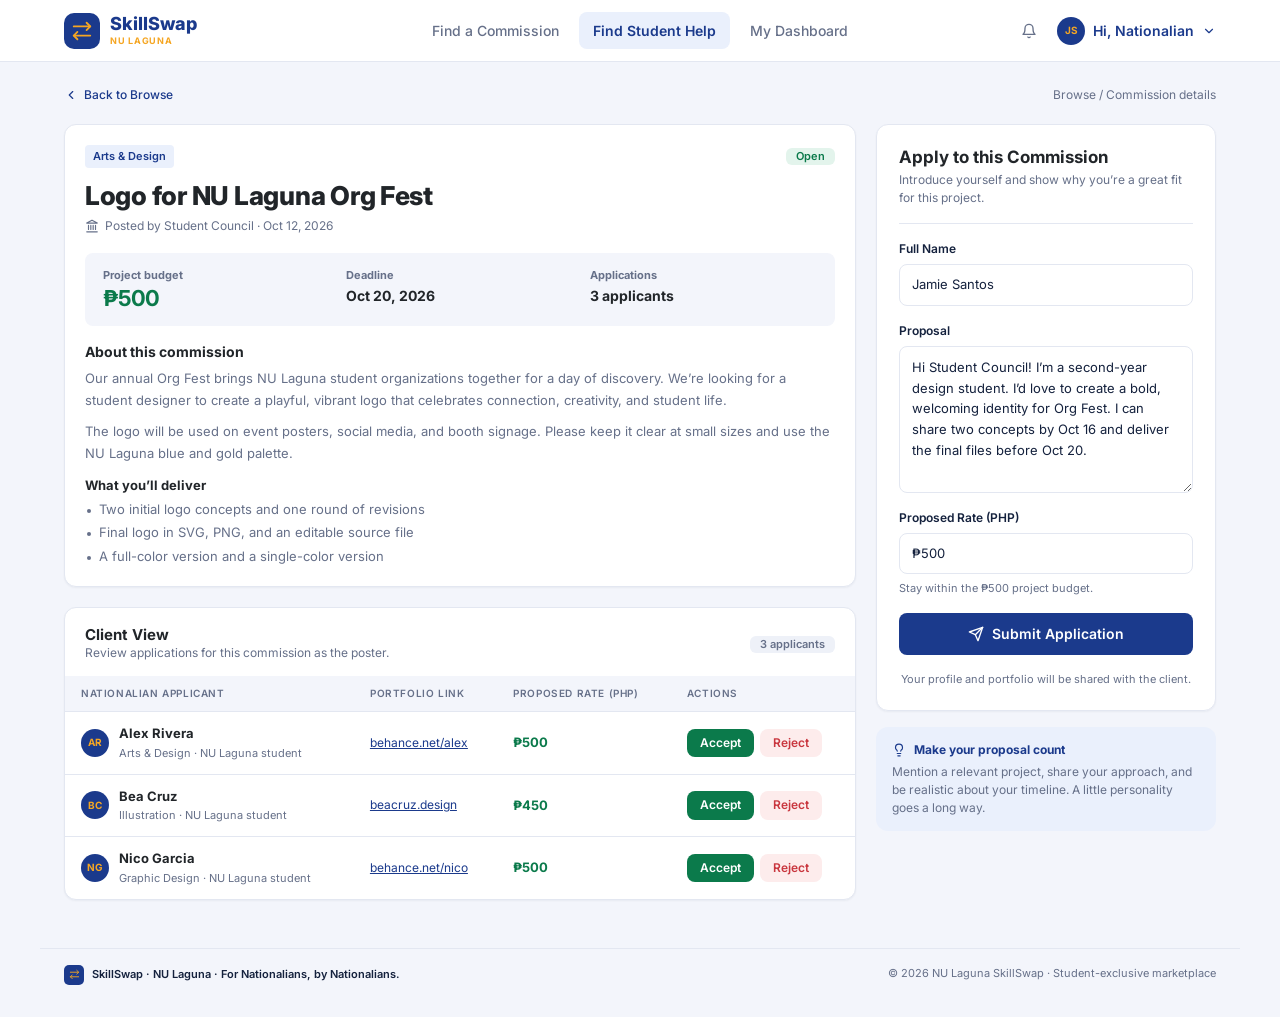
<file: commission.html>
<!DOCTYPE html>
<html lang="en">
<head>
  <meta charset="UTF-8">
  <meta name="viewport" content="width=device-width, initial-scale=1">
  <title>Commission Details · SkillSwap NU Laguna</title>
  <link rel="preconnect" href="https://fonts.googleapis.com">
  <link rel="preconnect" href="https://fonts.gstatic.com" crossorigin>
  <link href="https://fonts.googleapis.com/css2?family=Inter:wght@400;500;600;700;800&display=swap" rel="stylesheet">
  <!-- Bootstrap provides the responsive wireframe grid and accessible UI primitives. -->
  <link href="https://cdn.jsdelivr.net/npm/bootstrap@5.3.3/dist/css/bootstrap.min.css" rel="stylesheet">
  <link rel="stylesheet" href="styles.css">
  <link rel="stylesheet" href="bootstrap.patch.css">
</head>
<body>

  <svg class="sprite" xmlns="http://www.w3.org/2000/svg" aria-hidden="true">
    <symbol id="i-swap" viewBox="0 0 24 24"><path d="m17 3 4 4-4 4"/><path d="M3 7h18"/><path d="m7 21-4-4 4-4"/><path d="M21 17H3"/></symbol>
    <symbol id="i-search" viewBox="0 0 24 24"><circle cx="11" cy="11" r="8"/><path d="m21 21-4.3-4.3"/></symbol>
    <symbol id="i-bell" viewBox="0 0 24 24"><path d="M6 8a6 6 0 0 1 12 0c0 7 3 9 3 9H3s3-2 3-9"/><path d="M10.3 21a1.94 1.94 0 0 0 3.4 0"/></symbol>
    <symbol id="i-chevron" viewBox="0 0 24 24"><path d="m6 9 6 6 6-6"/></symbol>
    <symbol id="i-left" viewBox="0 0 24 24"><path d="m15 18-6-6 6-6"/></symbol>
    <symbol id="i-right" viewBox="0 0 24 24"><path d="m9 18 6-6-6-6"/></symbol>
    <symbol id="i-arrow-left" viewBox="0 0 24 24"><path d="m12 19-7-7 7-7"/><path d="M19 12H5"/></symbol>
    <symbol id="i-arrow-right" viewBox="0 0 24 24"><path d="M5 12h14"/><path d="m12 5 7 7-7 7"/></symbol>
    <symbol id="i-calendar" viewBox="0 0 24 24"><rect x="3" y="4" width="18" height="18" rx="2"/><path d="M16 2v4M8 2v4M3 10h18"/></symbol>
    <symbol id="i-bookmark" viewBox="0 0 24 24"><path d="m19 21-7-4-7 4V5a2 2 0 0 1 2-2h10a2 2 0 0 1 2 2v16z"/></symbol>
    <symbol id="i-palette" viewBox="0 0 24 24"><path d="M12 22a10 10 0 1 1 10-10c0 3-2 4-4 4h-2a2 2 0 0 0-1 3.7c.6.5.5 2.3-3 2.3z"/><circle cx="7.5" cy="11" r="1"/><circle cx="12" cy="7" r="1"/><circle cx="16.5" cy="10" r="1"/></symbol>
    <symbol id="i-code" viewBox="0 0 24 24"><path d="m16 18 6-6-6-6"/><path d="m8 6-6 6 6 6"/></symbol>
    <symbol id="i-pen" viewBox="0 0 24 24"><path d="M12 20h9"/><path d="M16.5 3.5a2.12 2.12 0 0 1 3 3L7 19l-4 1 1-4z"/></symbol>
    <symbol id="i-book" viewBox="0 0 24 24"><path d="M2 3h6a4 4 0 0 1 4 4v14a3 3 0 0 0-3-3H2z"/><path d="M22 3h-6a4 4 0 0 0-4 4v14a3 3 0 0 1 3-3h7z"/></symbol>
    <symbol id="i-camera" viewBox="0 0 24 24"><path d="M14.5 4h-5L7 7H4a2 2 0 0 0-2 2v9a2 2 0 0 0 2 2h16a2 2 0 0 0 2-2V9a2 2 0 0 0-2-2h-3z"/><circle cx="12" cy="13" r="3"/></symbol>
    <symbol id="i-landmark" viewBox="0 0 24 24"><path d="M3 22h18"/><path d="M6 18v-7M10 18v-7M14 18v-7M18 18v-7"/><path d="m12 2 9 5H3z"/></symbol>
    <symbol id="i-briefcase" viewBox="0 0 24 24"><rect x="2" y="7" width="20" height="14" rx="2"/><path d="M16 21V5a2 2 0 0 0-2-2h-4a2 2 0 0 0-2 2v16"/></symbol>
    <symbol id="i-users" viewBox="0 0 24 24"><path d="M16 21v-2a4 4 0 0 0-4-4H6a4 4 0 0 0-4 4v2"/><circle cx="9" cy="7" r="4"/><path d="M22 21v-2a4 4 0 0 0-3-3.87"/><path d="M16 3.13a4 4 0 0 1 0 7.75"/></symbol>
    <symbol id="i-sparkles" viewBox="0 0 24 24"><path d="M9.9 4.2 11 8l3.8 1.1L11 10.2 9.9 14l-1.1-3.8L5 9.1l3.8-1.1z"/><path d="m18 14 .7 2.3L21 17l-2.3.7L18 20l-.7-2.3L15 17l2.3-.7z"/></symbol>
    <symbol id="i-cap" viewBox="0 0 24 24"><path d="M22 10 12 5 2 10l10 5z"/><path d="M6 12v5c3 3 9 3 12 0v-5"/></symbol>
    <symbol id="i-send" viewBox="0 0 24 24"><path d="m22 2-7 20-4-9-9-4z"/><path d="M22 2 11 13"/></symbol>
    <symbol id="i-bulb" viewBox="0 0 24 24"><path d="M15 14c.2-1 .7-1.7 1.5-2.5 1-.9 1.5-2.2 1.5-3.5A6 6 0 0 0 6 8c0 1 .2 2.2 1.5 3.5.7.7 1.3 1.5 1.5 2.5"/><path d="M9 18h6M10 22h4"/></symbol>
    <symbol id="i-check" viewBox="0 0 24 24"><circle cx="12" cy="12" r="10"/><path d="m9 12 2 2 4-4"/></symbol>
    <symbol id="i-clock" viewBox="0 0 24 24"><circle cx="12" cy="12" r="10"/><path d="M12 6v6l4 2"/></symbol>
    <symbol id="i-alert" viewBox="0 0 24 24"><circle cx="12" cy="12" r="10"/><path d="M12 8v4M12 16h.01"/></symbol>
    <symbol id="i-plus" viewBox="0 0 24 24"><path d="M5 12h14M12 5v14"/></symbol>
    <symbol id="i-file" viewBox="0 0 24 24"><path d="M14 2H6a2 2 0 0 0-2 2v16a2 2 0 0 0 2 2h12a2 2 0 0 0 2-2V8z"/><path d="M14 2v6h6M9 13h6M9 17h6"/></symbol>
  </svg>

  <header class="site-header">
    <div class="site-header__inner">
      <a class="brand" href="index.html" aria-label="SkillSwap NU Laguna home">
        <span class="brand__mark">
          <svg class="ic ic-lg" aria-hidden="true"><use href="#i-swap"/></svg>
        </span>
        <span>
          <span class="brand__name">SkillSwap</span>
          <span class="brand__school">NU LAGUNA</span>
        </span>
      </a>

      <nav class="main-nav" aria-label="Main">
        <a href="index.html">Find a Commission</a>
        <a href="commission.html" aria-current="page">Find Student Help</a>
        <a href="dashboard.html">My Dashboard</a>
      </nav>

      <div class="user-bar">
        <button class="icon-btn" type="button" aria-label="Notifications">
          <svg class="ic" aria-hidden="true"><use href="#i-bell"/></svg>
        </button>
        <a class="user-chip" href="dashboard.html">
          <span class="avatar">JS</span>
          <span class="user-chip__name">Hi, Nationalian</span>
          <svg class="ic ic-sm" aria-hidden="true"><use href="#i-chevron"/></svg>
        </a>
      </div>
    </div>
  </header>

  <main>
    <div class="page">
      <div class="back-row">
        <a class="back-link" href="index.html"><svg class="ic ic-sm" aria-hidden="true"><use href="#i-left"/></svg> Back to Browse</a>
        <span>Browse / Commission details</span>
      </div>

      <section class="detail" aria-label="Commission details">
        <div class="detail__main">
          <article class="card card--pad">
            <div class="detail__head">
              <span class="cat-tag">Arts &amp; Design</span>
              <span class="badge badge--open">Open</span>
            </div>
            <h1>Logo for NU Laguna Org Fest</h1>
            <p class="posted"><svg class="ic ic-sm" aria-hidden="true"><use href="#i-landmark"/></svg> Posted by Student Council · Oct 12, 2026</p>
            <dl class="facts">
              <div><dt>Project budget</dt><dd class="price">₱500</dd></div>
              <div><dt>Deadline</dt><dd>Oct 20, 2026</dd></div>
              <div><dt>Applications</dt><dd>3 applicants</dd></div>
            </dl>
            <div class="prose">
              <h2>About this commission</h2>
              <p>Our annual Org Fest brings NU Laguna student organizations together for a day of discovery. We’re looking for a student designer to create a playful, vibrant logo that celebrates connection, creativity, and student life.</p>
              <p>The logo will be used on event posters, social media, and booth signage. Please keep it clear at small sizes and use the NU Laguna blue and gold palette.</p>
              <h3>What you’ll deliver</h3>
              <ul class="bullets">
                <li>Two initial logo concepts and one round of revisions</li>
                <li>Final logo in SVG, PNG, and an editable source file</li>
                <li>A full-color version and a single-color version</li>
              </ul>
            </div>
          </article>

          <section class="card client-view" aria-labelledby="client-view-title">
            <div class="client-view__head">
              <div>
                <h2 id="client-view-title">Client View</h2>
                <p>Review applications for this commission as the poster.</p>
              </div>
              <span class="badge badge--muted">3 applicants</span>
            </div>
            <div class="table-wrap">
              <table>
                <thead>
                  <tr>
                    <th scope="col">Nationalian applicant</th>
                    <th scope="col">Portfolio link</th>
                    <th scope="col">Proposed rate (PHP)</th>
                    <th scope="col">Actions</th>
                  </tr>
                </thead>
                <tbody>
                  <tr>
                    <td>
                      <div class="who">
                        <span class="avatar">AR</span>
                        <div><strong>Alex Rivera</strong><span>Arts & Design · NU Laguna student</span></div>
                      </div>
                    </td>
                    <td><a class="table-link" href="https://behance.net/alex">behance.net/alex</a></td>
                    <td class="rate">₱500</td>
                    <td>
                      <div class="actions">
                        <button class="btn btn--green" type="button">Accept</button>
                        <button class="btn btn--red-soft" type="button">Reject</button>
                      </div>
                    </td>
                  </tr>
                  <tr>
                    <td>
                      <div class="who">
                        <span class="avatar">BC</span>
                        <div><strong>Bea Cruz</strong><span>Illustration · NU Laguna student</span></div>
                      </div>
                    </td>
                    <td><a class="table-link" href="https://beacruz.design">beacruz.design</a></td>
                    <td class="rate">₱450</td>
                    <td>
                      <div class="actions">
                        <button class="btn btn--green" type="button">Accept</button>
                        <button class="btn btn--red-soft" type="button">Reject</button>
                      </div>
                    </td>
                  </tr>
                  <tr>
                    <td>
                      <div class="who">
                        <span class="avatar">NG</span>
                        <div><strong>Nico Garcia</strong><span>Graphic Design · NU Laguna student</span></div>
                      </div>
                    </td>
                    <td><a class="table-link" href="https://behance.net/nico">behance.net/nico</a></td>
                    <td class="rate">₱500</td>
                    <td>
                      <div class="actions">
                        <button class="btn btn--green" type="button">Accept</button>
                        <button class="btn btn--red-soft" type="button">Reject</button>
                      </div>
                    </td>
                  </tr>
                </tbody>
              </table>
            </div>
          </section>
        </div>

        <div class="detail__side">
          <section class="card apply" aria-labelledby="apply-title">
            <h2 id="apply-title">Apply to this Commission</h2>
            <p class="apply__intro">Introduce yourself and show why you’re a great fit for this project.</p>
            <form action="apply.php" method="post" id="apply-form">
              <div class="field">
                <label for="full-name">Full Name</label>
                <input class="input" id="full-name" name="full_name" type="text" value="Jamie Santos" required>
              </div>
              <div class="field">
                <label for="proposal">Proposal</label>
                <textarea class="textarea" id="proposal" name="proposal" rows="6" required>Hi Student Council! I’m a second-year design student. I’d love to create a bold, welcoming identity for Org Fest. I can share two concepts by Oct 16 and deliver the final files before Oct 20.</textarea>
              </div>
              <div class="field">
                <label for="rate">Proposed Rate (PHP)</label>
                <input class="input" id="rate" name="rate" type="text" inputmode="numeric" value="₱500" required>
                <span class="field__hint">Stay within the ₱500 project budget.</span>
              </div>
              <button class="btn btn--primary btn--lg btn--block" type="submit">
                <svg class="ic" aria-hidden="true"><use href="#i-send"/></svg> Submit Application
              </button>
              <p class="apply__fine">Your profile and portfolio will be shared with the client.</p>
            </form>
          </section>
          <div class="tip">
            <strong><svg class="ic ic-sm" aria-hidden="true"><use href="#i-bulb"/></svg> Make your proposal count</strong>
            Mention a relevant project, share your approach, and be realistic about your timeline. A little personality goes a long way.
          </div>
        </div>
      </div>
    </div>
  </main>

  <footer class="site-footer">
    <span class="brand">
      <span class="brand__mark"><svg class="ic" aria-hidden="true"><use href="#i-swap"/></svg></span>
      SkillSwap · NU Laguna · For Nationalians, by Nationalians.
    </span>
    <span>© 2026 NU Laguna SkillSwap · Student-exclusive marketplace</span>
  </footer>

  <!-- Bootstrap bundle enables future component behavior; app.js owns marketplace interactions. -->
  <script src="https://cdn.jsdelivr.net/npm/bootstrap@5.3.3/dist/js/bootstrap.bundle.min.js"></script>
  <script src="app.js"></script>
</body>
</html>
</file>
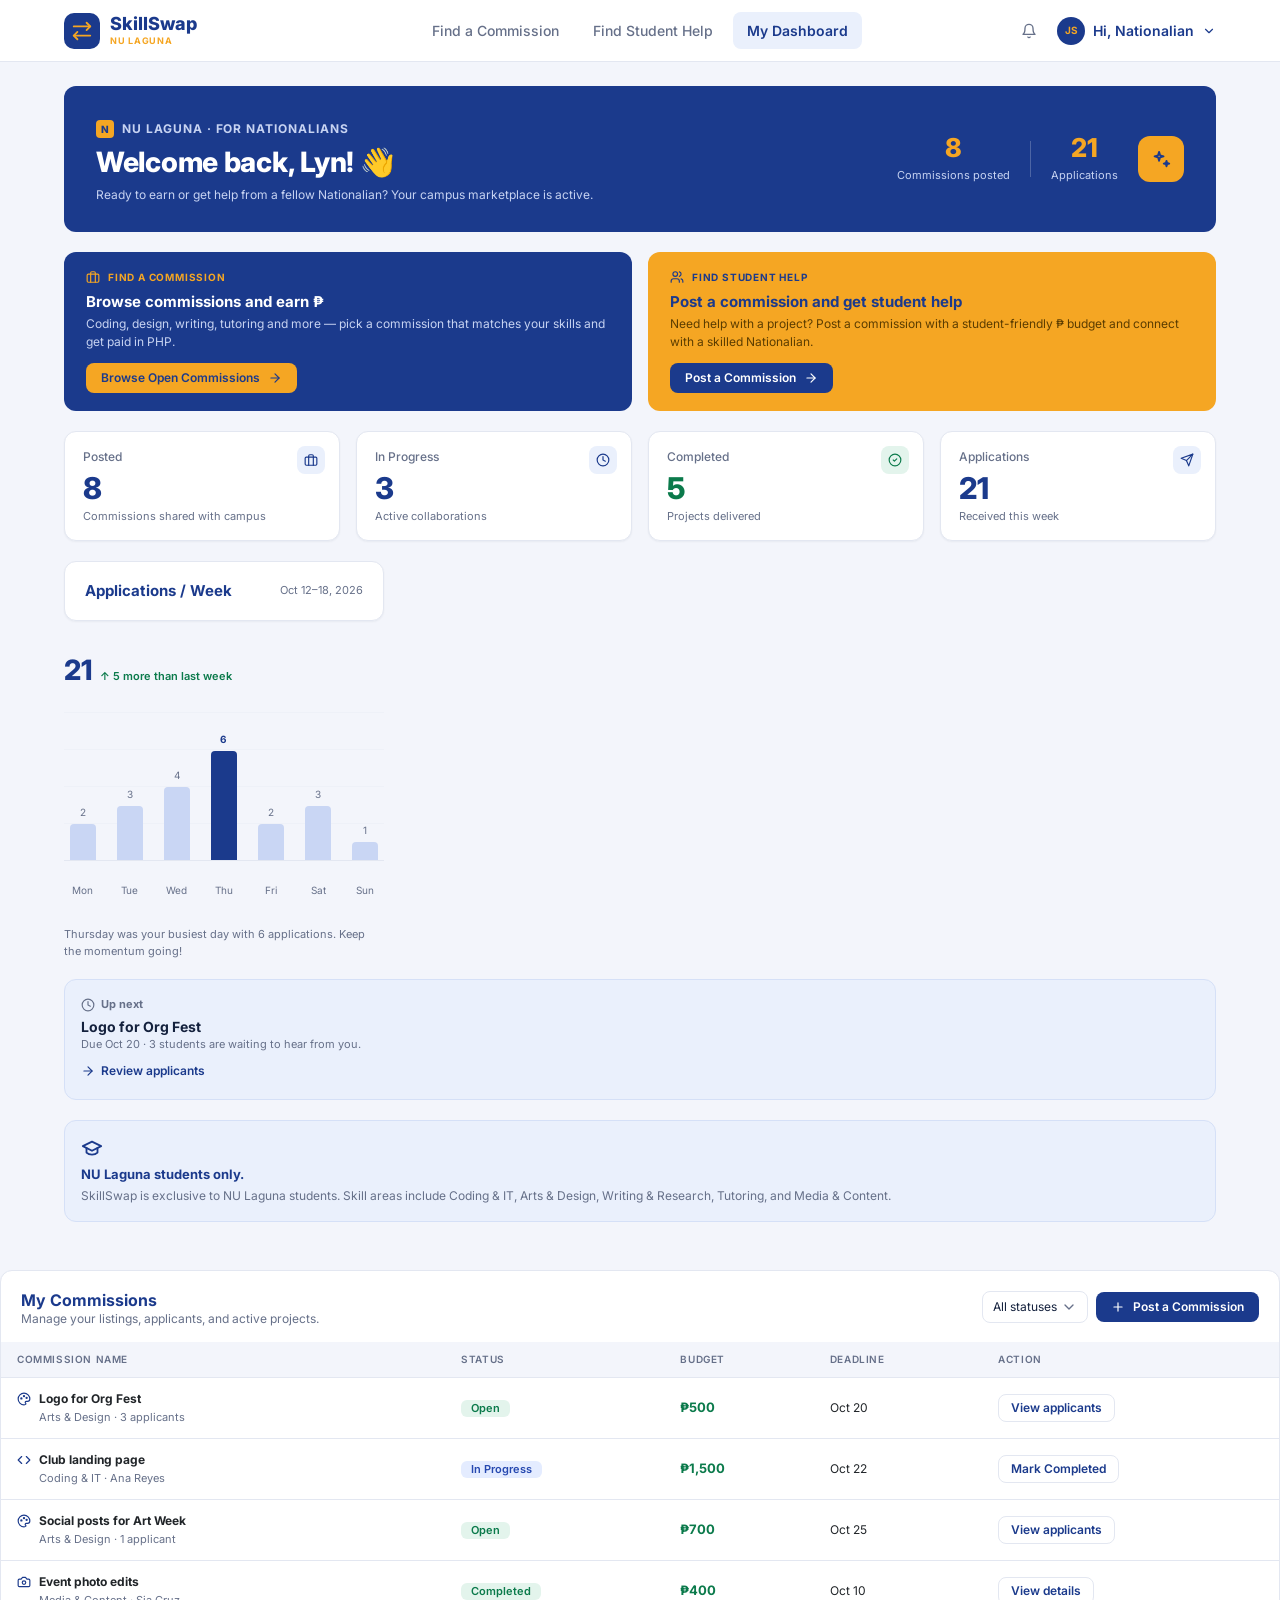
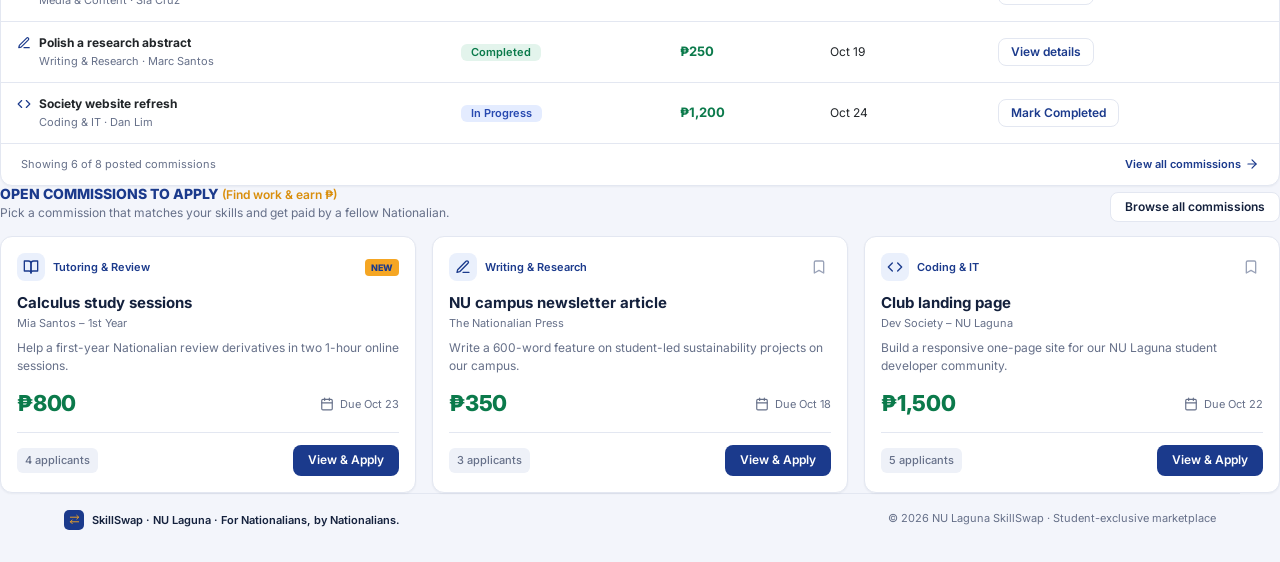
<file: dashboard.html>
<!DOCTYPE html>
<html lang="en">
<head>
  <meta charset="UTF-8">
  <meta name="viewport" content="width=device-width, initial-scale=1">
  <title>My Dashboard · SkillSwap NU Laguna</title>
  <link rel="preconnect" href="https://fonts.googleapis.com">
  <link rel="preconnect" href="https://fonts.gstatic.com" crossorigin>
  <link href="https://fonts.googleapis.com/css2?family=Inter:wght@400;500;600;700;800&display=swap" rel="stylesheet">
  <!-- Bootstrap provides the responsive wireframe grid and accessible UI primitives. -->
  <link href="https://cdn.jsdelivr.net/npm/bootstrap@5.3.3/dist/css/bootstrap.min.css" rel="stylesheet">
  <link rel="stylesheet" href="styles.css">
  <link rel="stylesheet" href="bootstrap.patch.css">
</head>
<body>
  <!-- SVG sprite sheet import -->
  <svg class="sprite" xmlns="http://www.w3.org/2000/svg" aria-hidden="true">
    <symbol id="i-swap" viewBox="0 0 24 24"><path d="m17 3 4 4-4 4"/><path d="M3 7h18"/><path d="m7 21-4-4 4-4"/><path d="M21 17H3"/></symbol>
    <symbol id="i-search" viewBox="0 0 24 24"><circle cx="11" cy="11" r="8"/><path d="m21 21-4.3-4.3"/></symbol>
    <symbol id="i-bell" viewBox="0 0 24 24"><path d="M6 8a6 6 0 0 1 12 0c0 7 3 9 3 9H3s3-2 3-9"/><path d="M10.3 21a1.94 1.94 0 0 0 3.4 0"/></symbol>
    <symbol id="i-chevron" viewBox="0 0 24 24"><path d="m6 9 6 6 6-6"/></symbol>
    <symbol id="i-left" viewBox="0 0 24 24"><path d="m15 18-6-6 6-6"/></symbol>
    <symbol id="i-right" viewBox="0 0 24 24"><path d="m9 18 6-6-6-6"/></symbol>
    <symbol id="i-arrow-left" viewBox="0 0 24 24"><path d="m12 19-7-7 7-7"/><path d="M19 12H5"/></symbol>
    <symbol id="i-arrow-right" viewBox="0 0 24 24"><path d="M5 12h14"/><path d="m12 5 7 7-7 7"/></symbol>
    <symbol id="i-calendar" viewBox="0 0 24 24"><rect x="3" y="4" width="18" height="18" rx="2"/><path d="M16 2v4M8 2v4M3 10h18"/></symbol>
    <symbol id="i-bookmark" viewBox="0 0 24 24"><path d="m19 21-7-4-7 4V5a2 2 0 0 1 2-2h10a2 2 0 0 1 2 2v16z"/></symbol>
    <symbol id="i-palette" viewBox="0 0 24 24"><path d="M12 22a10 10 0 1 1 10-10c0 3-2 4-4 4h-2a2 2 0 0 0-1 3.7c.6.5.5 2.3-3 2.3z"/><circle cx="7.5" cy="11" r="1"/><circle cx="12" cy="7" r="1"/><circle cx="16.5" cy="10" r="1"/></symbol>
    <symbol id="i-code" viewBox="0 0 24 24"><path d="m16 18 6-6-6-6"/><path d="m8 6-6 6 6 6"/></symbol>
    <symbol id="i-pen" viewBox="0 0 24 24"><path d="M12 20h9"/><path d="M16.5 3.5a2.12 2.12 0 0 1 3 3L7 19l-4 1 1-4z"/></symbol>
    <symbol id="i-book" viewBox="0 0 24 24"><path d="M2 3h6a4 4 0 0 1 4 4v14a3 3 0 0 0-3-3H2z"/><path d="M22 3h-6a4 4 0 0 0-4 4v14a3 3 0 0 1 3-3h7z"/></symbol>
    <symbol id="i-camera" viewBox="0 0 24 24"><path d="M14.5 4h-5L7 7H4a2 2 0 0 0-2 2v9a2 2 0 0 0 2 2h16a2 2 0 0 0 2-2V9a2 2 0 0 0-2-2h-3z"/><circle cx="12" cy="13" r="3"/></symbol>
    <symbol id="i-landmark" viewBox="0 0 24 24"><path d="M3 22h18"/><path d="M6 18v-7M10 18v-7M14 18v-7M18 18v-7"/><path d="m12 2 9 5H3z"/></symbol>
    <symbol id="i-briefcase" viewBox="0 0 24 24"><rect x="2" y="7" width="20" height="14" rx="2"/><path d="M16 21V5a2 2 0 0 0-2-2h-4a2 2 0 0 0-2 2v16"/></symbol>
    <symbol id="i-users" viewBox="0 0 24 24"><path d="M16 21v-2a4 4 0 0 0-4-4H6a4 4 0 0 0-4 4v2"/><circle cx="9" cy="7" r="4"/><path d="M22 21v-2a4 4 0 0 0-3-3.87"/><path d="M16 3.13a4 4 0 0 1 0 7.75"/></symbol>
    <symbol id="i-sparkles" viewBox="0 0 24 24"><path d="M9.9 4.2 11 8l3.8 1.1L11 10.2 9.9 14l-1.1-3.8L5 9.1l3.8-1.1z"/><path d="m18 14 .7 2.3L21 17l-2.3.7L18 20l-.7-2.3L15 17l2.3-.7z"/></symbol>
    <symbol id="i-cap" viewBox="0 0 24 24"><path d="M22 10 12 5 2 10l10 5z"/><path d="M6 12v5c3 3 9 3 12 0v-5"/></symbol>
    <symbol id="i-send" viewBox="0 0 24 24"><path d="m22 2-7 20-4-9-9-4z"/><path d="M22 2 11 13"/></symbol>
    <symbol id="i-bulb" viewBox="0 0 24 24"><path d="M15 14c.2-1 .7-1.7 1.5-2.5 1-.9 1.5-2.2 1.5-3.5A6 6 0 0 0 6 8c0 1 .2 2.2 1.5 3.5.7.7 1.3 1.5 1.5 2.5"/><path d="M9 18h6M10 22h4"/></symbol>
    <symbol id="i-check" viewBox="0 0 24 24"><circle cx="12" cy="12" r="10"/><path d="m9 12 2 2 4-4"/></symbol>
    <symbol id="i-clock" viewBox="0 0 24 24"><circle cx="12" cy="12" r="10"/><path d="M12 6v6l4 2"/></symbol>
    <symbol id="i-alert" viewBox="0 0 24 24"><circle cx="12" cy="12" r="10"/><path d="M12 8v4M12 16h.01"/></symbol>
    <symbol id="i-plus" viewBox="0 0 24 24"><path d="M5 12h14M12 5v14"/></symbol>
    <symbol id="i-file" viewBox="0 0 24 24"><path d="M14 2H6a2 2 0 0 0-2 2v16a2 2 0 0 0 2 2h12a2 2 0 0 0 2-2V8z"/><path d="M14 2v6h6M9 13h6M9 17h6"/></symbol>
  </svg>
  <!-- HEADER -->
  <header class="site-header">
    <div class="site-header__inner">
      <a class="brand" href="index.html" aria-label="SkillSwap NU Laguna home">
        <span class="brand__mark">
          <svg class="ic ic-lg" aria-hidden="true"><use href="#i-swap"/></svg>
        </span>
        <span>
          <span class="brand__name">SkillSwap</span>
          <span class="brand__school">NU LAGUNA</span>
        </span>
      </a>
      <!-- NAVIGATION -->
      <nav class="main-nav" aria-label="Main">
        <a href="index.html">Find a Commission</a>
        <a href="commission.html">Find Student Help</a>
        <a href="dashboard.html" aria-current="page">My Dashboard</a>
      </nav>

      <!-- USER BAR CODE -->
      <div class="user-bar">
        <button class="icon-btn" type="button" aria-label="Notifications">
          <svg class="ic" aria-hidden="true"><use href="#i-bell"/></svg>
        </button>
        <a class="user-chip" href="dashboard.html">
          <span class="avatar">JS</span>
          <span class="user-chip__name">Hi, Nationalian</span>
          <svg class="ic ic-sm" aria-hidden="true"><use href="#i-chevron"/></svg>
        </a>
      </div>
    </div>
  </header>

  <main>
    <div class="page">
      <section class="hero" aria-labelledby="welcome">
        <div>
          <p class="hero__tag"><span class="hero__tag-mark">N</span>NU Laguna · For Nationalians</p>
          <h1 id="welcome">Welcome back, Lyn! 👋</h1>
          <p>Ready to earn or get help from a fellow Nationalian? Your campus marketplace is active.</p>
        </div>
        <div class="hero__stats">
          <div class="stat"><strong>8</strong><span>Commissions posted</span></div>
          <div class="hero__divider"></div>
          <div class="stat"><strong>21</strong><span>Applications</span></div>
          <div class="hero__badge"><svg class="ic ic-lg" aria-hidden="true"><use href="#i-sparkles"/></svg></div>
        </div>
      </section>

      <section class="cta-row" aria-label="Quick actions">
        <div class="cta cta--navy">
          <span class="cta__label">
            <svg class="ic ic-sm" aria-hidden="true"><use href="#i-briefcase"/></svg> Find a commission
          </span>
          <h2>Browse commissions and earn ₱</h2>
          <p>Coding, design, writing, tutoring and more — pick a commission that matches your skills and get paid in PHP.</p>
          <a class="btn btn--gold btn--sm" href="index.html">
            Browse Open Commissions <svg class="ic ic-sm" aria-hidden="true"><use href="#i-arrow-right"/></svg>
          </a>
        </div>
        <div class="cta cta--gold">
          <span class="cta__label">
            <svg class="ic ic-sm" aria-hidden="true"><use href="#i-users"/></svg> Find student help
          </span>
          <h2>Post a commission and get student help</h2>
          <p>Need help with a project? Post a commission with a student-friendly ₱ budget and connect with a skilled Nationalian.</p>
          <a class="btn btn--primary btn--sm" href="post_gig.html">
            Post a Commission <svg class="ic ic-sm" aria-hidden="true"><use href="#i-arrow-right"/></svg>
          </a>
        </div>
      </section>

      <section class="stat-cards" aria-label="Summary">
        <div class="card stat-card">
          <div class="stat-card__label">Posted</div>
          <div class="stat-card__num">8</div>
          <div class="stat-card__sub">Commissions shared with campus</div>
          <span class="stat-card__ic"><svg class="ic ic-sm" aria-hidden="true"><use href="#i-briefcase"/></svg></span>
        </div>
        <div class="card stat-card">
          <div class="stat-card__label">In Progress</div>
          <div class="stat-card__num">3</div>
          <div class="stat-card__sub">Active collaborations</div>
          <span class="stat-card__ic"><svg class="ic ic-sm" aria-hidden="true"><use href="#i-clock"/></svg></span>
        </div>
        <div class="card stat-card">
          <div class="stat-card__label">Completed</div>
          <div class="stat-card__num stat-card__num--green">5</div>
          <div class="stat-card__sub">Projects delivered</div>
          <span class="stat-card__ic stat-card__ic--green"><svg class="ic ic-sm" aria-hidden="true"><use href="#i-check"/></svg></span>
        </div>
        <div class="card stat-card">
          <div class="stat-card__label">Applications</div>
          <div class="stat-card__num">21</div>
          <div class="stat-card__sub">Received this week</div>
          <span class="stat-card__ic"><svg class="ic ic-sm" aria-hidden="true"><use href="#i-send"/></svg></span>
        </div>
      </section>

      <section class="dash-grid" aria-label="Dashboard activity">
        <div class="dash-side">
          <section class="card chart-card" aria-labelledby="chart-title">
            <div class="card__head card__head--flush">
              <div><h2 id="chart-title">Applications / Week</h2></div>
              <span class="chart-card__range">Oct 12–18, 2026</span>
            </section>
            <div class="chart-total"><strong>21</strong><span>↑ 5 more than last week</span></div>
            <div class="bars" role="img" aria-label="Applications per day: Mon 2, Tue 3, Wed 4, Thu 6, Fri 2, Sat 3, Sun 1">
              <div class="bars__col">2<div class="bars__bar" style="height:26%"></div></div>
              <div class="bars__col">3<div class="bars__bar" style="height:39%"></div></div>
              <div class="bars__col">4<div class="bars__bar" style="height:52%"></div></div>
              <div class="bars__col bars__col--peak">6<div class="bars__bar" style="height:78%"></div></div>
              <div class="bars__col">2<div class="bars__bar" style="height:26%"></div></div>
              <div class="bars__col">3<div class="bars__bar" style="height:39%"></div></div>
              <div class="bars__col">1<div class="bars__bar" style="height:13%"></div></div>
            </div>
            <div class="bars-days" aria-hidden="true">
              <span>Mon</span><span>Tue</span><span>Wed</span><span>Thu</span><span>Fri</span><span>Sat</span><span>Sun</span>
            </div>
            <p class="chart-foot">Thursday was your busiest day with 6 applications. Keep the momentum going!</p>
          </section>

          <section class="upnext" aria-labelledby="upnext-title">
            <p class="upnext__label" id="upnext-title">
              <svg class="ic ic-sm" aria-hidden="true"><use href="#i-clock"/></svg> Up next
            </p>
            <h3>Logo for Org Fest</h3>
            <p>Due Oct 20 · 3 students are waiting to hear from you.</p>
            <a href="commission.html"><svg class="ic ic-sm" aria-hidden="true"><use href="#i-arrow-right"/></svg> Review applicants</a>
          </section>

          <div class="note-card">
            <svg class="ic ic-lg" aria-hidden="true"><use href="#i-cap"/></svg>
            <h3>NU Laguna students only.</h3>
            <p>SkillSwap is exclusive to NU Laguna students. Skill areas include Coding &amp; IT, Arts &amp; Design, Writing &amp; Research, Tutoring, and Media &amp; Content.</p>
          </div>
        </div>

        <section class="card" aria-labelledby="mine-title">
          <div class="mine__head">
            <div>
              <h2 id="mine-title">My Commissions</h2>
              <p>Manage your listings, applicants, and active projects.</p>
            </div>
            <div class="mine__tools">
              <label class="sr-only" for="mine-status">Filter by status</label>
              <select class="select" id="mine-status">
                <option>All statuses</option>
                <option>Open</option>
                <option>In Progress</option>
                <option>Completed</option>
              </select>
              <a class="btn btn--primary btn--sm" href="post_commission.html">
                <svg class="ic ic-sm" aria-hidden="true"><use href="#i-plus"/></svg> Post a Commission
              </a>
            </div>
          </div>
          <div class="table-wrap">
            <table>
              <thead>
                <tr>
                  <th scope="col">Commission name</th>
                  <th scope="col">Status</th>
                  <th scope="col">Budget</th>
                  <th scope="col">Deadline</th>
                  <th scope="col">Action</th>
                </tr>
              </thead>
              <tbody>
                <tr>
                  <td>
                    <div class="title-cell">
                      <svg class="ic ic-sm" aria-hidden="true"><use href="#i-palette"/></svg>
                      <div><strong>Logo for Org Fest</strong><span>Arts & Design · 3 applicants</span></div>
                    </div>
                  </td>
                  <td><span class="badge badge--open">Open</span></td>
                  <td class="rate">₱500</td>
                  <td>Oct 20</td>
                  <td><a class="btn btn--outline" href="commission.html">View applicants</a></td>
                </tr>
                <tr>
                  <td>
                    <div class="title-cell">
                      <svg class="ic ic-sm" aria-hidden="true"><use href="#i-code"/></svg>
                      <div><strong>Club landing page</strong><span>Coding & IT · Ana Reyes</span></div>
                    </div>
                  </td>
                  <td><span class="badge badge--progress">In Progress</span></td>
                  <td class="rate">₱1,500</td>
                  <td>Oct 22</td>
                  <td><a class="btn btn--outline" href="commission.html">Mark Completed</a></td>
                </tr>
                <tr>
                  <td>
                    <div class="title-cell">
                      <svg class="ic ic-sm" aria-hidden="true"><use href="#i-palette"/></svg>
                      <div><strong>Social posts for Art Week</strong><span>Arts & Design · 1 applicant</span></div>
                    </div>
                  </td>
                  <td><span class="badge badge--open">Open</span></td>
                  <td class="rate">₱700</td>
                  <td>Oct 25</td>
                  <td><a class="btn btn--outline" href="commission.html">View applicants</a></td>
                </tr>
                <tr>
                  <td>
                    <div class="title-cell">
                      <svg class="ic ic-sm" aria-hidden="true"><use href="#i-camera"/></svg>
                      <div><strong>Event photo edits</strong><span>Media & Content · Sia Cruz</span></div>
                    </div>
                  </td>
                  <td><span class="badge badge--done">Completed</span></td>
                  <td class="rate">₱400</td>
                  <td>Oct 10</td>
                  <td><a class="btn btn--outline" href="commission.html">View details</a></td>
                </tr>
                <tr>
                  <td>
                    <div class="title-cell">
                      <svg class="ic ic-sm" aria-hidden="true"><use href="#i-pen"/></svg>
                      <div><strong>Polish a research abstract</strong><span>Writing & Research · Marc Santos</span></div>
                    </div>
                  </td>
                  <td><span class="badge badge--done">Completed</span></td>
                  <td class="rate">₱250</td>
                  <td>Oct 19</td>
                  <td><a class="btn btn--outline" href="commission.html">View details</a></td>
                </tr>
                <tr>
                  <td>
                    <div class="title-cell">
                      <svg class="ic ic-sm" aria-hidden="true"><use href="#i-code"/></svg>
                      <div><strong>Society website refresh</strong><span>Coding & IT · Dan Lim</span></div>
                    </div>
                  </td>
                  <td><span class="badge badge--progress">In Progress</span></td>
                  <td class="rate">₱1,200</td>
                  <td>Oct 24</td>
                  <td><a class="btn btn--outline" href="commission.html">Mark Completed</a></td>
                </tr>
              </tbody>
            </table>
          </div>
          <div class="mine__foot">
            <span>Showing 6 of 8 posted commissions</span>
            <a href="#">View all commissions <svg class="ic ic-sm" aria-hidden="true"><use href="#i-arrow-right"/></svg></a>
          </div>
        </section>
      </div>

      <section aria-labelledby="open-title">
        <div class="section-head">
          <div>
            <h2 id="open-title">Open commissions to apply <small>(Find work &amp; earn ₱)</small></h2>
            <p>Pick a commission that matches your skills and get paid by a fellow Nationalian.</p>
          </div>
          <a class="btn btn--ghost btn--sm" href="index.html">Browse all commissions</a>
        </div>
        <div class="card-grid">
          <article class="commission" data-category="Tutoring & Review">
            <div class="gig__top">
              <span class="gig__cat">
                <span class="gig__cat-ic"><svg class="ic" aria-hidden="true"><use href="#i-book"/></svg></span>Tutoring & Review
              </span>
              <span class="gig__badge-new">NEW</span>
            </div>
            <h3>Calculus study sessions</h3>
            <p class="gig__by">Mia Santos – 1st Year</p>
            <p class="gig__desc">Help a first-year Nationalian review derivatives in two 1-hour online sessions.</p>
            <div class="gig__meta">
              <span class="price">₱800</span>
              <span class="due"><svg class="ic ic-sm" aria-hidden="true"><use href="#i-calendar"/></svg> Due Oct 23</span>
            </div>
            <div class="gig__foot">
              <span class="pill">4 applicants</span>
              <a class="btn btn--primary btn--sm" href="commission.html">View &amp; Apply</a>
            </div>
          </article>

          <article class="commission" data-category="Writing & Research">
            <div class="gig__top">
              <span class="gig__cat">
                <span class="gig__cat-ic"><svg class="ic" aria-hidden="true"><use href="#i-pen"/></svg></span>Writing & Research
              </span>
              <button class="gig__save" type="button" aria-label="Save commission">
                <svg class="ic" aria-hidden="true"><use href="#i-bookmark"/></svg>
              </button>
            </div>
            <h3>NU campus newsletter article</h3>
            <p class="gig__by">The Nationalian Press</p>
            <p class="gig__desc">Write a 600-word feature on student-led sustainability projects on our campus.</p>
            <div class="gig__meta">
              <span class="price">₱350</span>
              <span class="due"><svg class="ic ic-sm" aria-hidden="true"><use href="#i-calendar"/></svg> Due Oct 18</span>
            </div>
            <div class="gig__foot">
              <span class="pill">3 applicants</span>
              <a class="btn btn--primary btn--sm" href="commission.html">View &amp; Apply</a>
            </div>
          </article>

          <article class="commission" data-category="Coding & IT">
            <div class="gig__top">
              <span class="gig__cat">
                <span class="gig__cat-ic"><svg class="ic" aria-hidden="true"><use href="#i-code"/></svg></span>Coding & IT
              </span>
              <button class="gig__save" type="button" aria-label="Save commission">
                <svg class="ic" aria-hidden="true"><use href="#i-bookmark"/></svg>
              </button>
            </div>
            <h3>Club landing page</h3>
            <p class="gig__by">Dev Society – NU Laguna</p>
            <p class="gig__desc">Build a responsive one-page site for our NU Laguna student developer community.</p>
            <div class="gig__meta">
              <span class="price">₱1,500</span>
              <span class="due"><svg class="ic ic-sm" aria-hidden="true"><use href="#i-calendar"/></svg> Due Oct 22</span>
            </div>
            <div class="gig__foot">
              <span class="pill">5 applicants</span>
              <a class="btn btn--primary btn--sm" href="commission.html">View &amp; Apply</a>
            </div>
          </article>
        </div>
      </section>
    </div>
  </main>

  <footer class="site-footer">
    <span class="brand">
      <span class="brand__mark"><svg class="ic" aria-hidden="true"><use href="#i-swap"/></svg></span>
      SkillSwap · NU Laguna · For Nationalians, by Nationalians.
    </span>
    <span>© 2026 NU Laguna SkillSwap · Student-exclusive marketplace</span>
  </footer>

  <!-- Bootstrap bundle enables future component behavior; app.js owns marketplace interactions. -->
  <script src="https://cdn.jsdelivr.net/npm/bootstrap@5.3.3/dist/js/bootstrap.bundle.min.js"></script>
  <script src="app.js"></script>
</body>
</html>
</file>
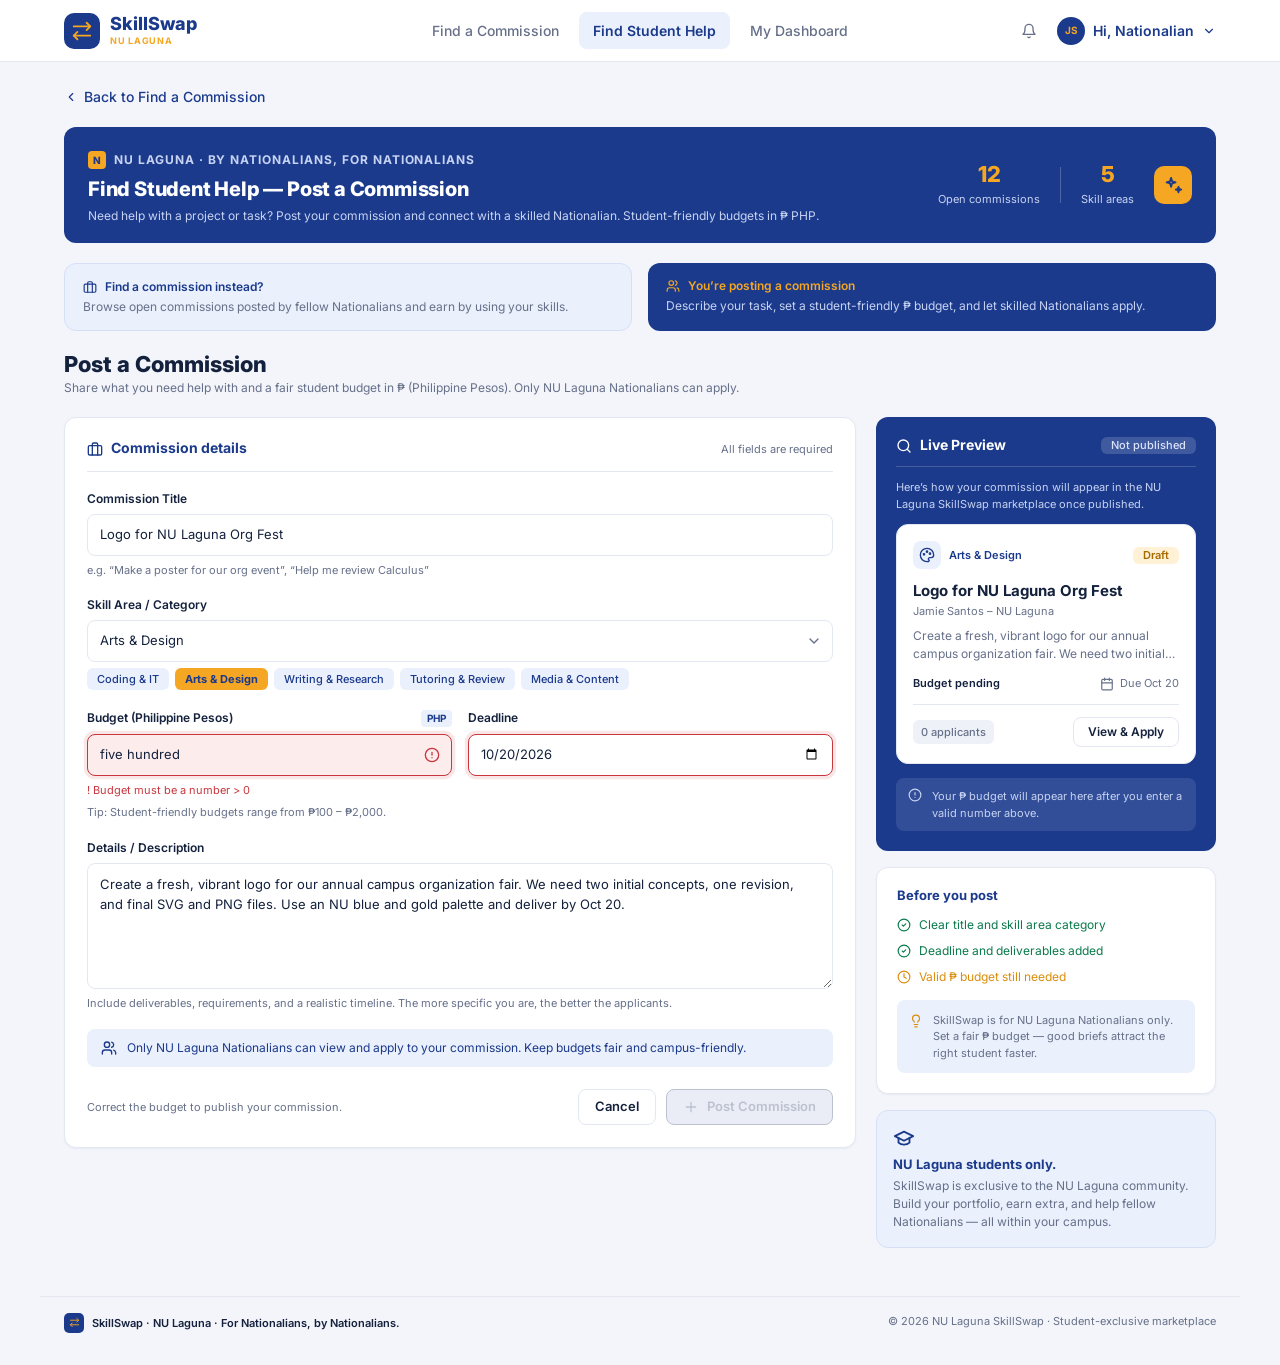
<file: post_commission.html>
<!DOCTYPE html>
<html lang="en">
<head>
  <meta charset="UTF-8">
  <meta name="viewport" content="width=device-width, initial-scale=1">
  <title>Post a Commission · SkillSwap NU Laguna</title>
  <link rel="preconnect" href="https://fonts.googleapis.com">
  <link rel="preconnect" href="https://fonts.gstatic.com" crossorigin>
  <link href="https://fonts.googleapis.com/css2?family=Inter:wght@400;500;600;700;800&display=swap" rel="stylesheet">
  <!-- Bootstrap provides the responsive wireframe grid and accessible UI primitives. -->
  <link href="https://cdn.jsdelivr.net/npm/bootstrap@5.3.3/dist/css/bootstrap.min.css" rel="stylesheet">
  <link rel="stylesheet" href="styles.css">
  <link rel="stylesheet" href="bootstrap.patch.css">
</head>
<body>

  <svg class="sprite" xmlns="http://www.w3.org/2000/svg" aria-hidden="true">
    <symbol id="i-swap" viewBox="0 0 24 24"><path d="m17 3 4 4-4 4"/><path d="M3 7h18"/><path d="m7 21-4-4 4-4"/><path d="M21 17H3"/></symbol>
    <symbol id="i-search" viewBox="0 0 24 24"><circle cx="11" cy="11" r="8"/><path d="m21 21-4.3-4.3"/></symbol>
    <symbol id="i-bell" viewBox="0 0 24 24"><path d="M6 8a6 6 0 0 1 12 0c0 7 3 9 3 9H3s3-2 3-9"/><path d="M10.3 21a1.94 1.94 0 0 0 3.4 0"/></symbol>
    <symbol id="i-chevron" viewBox="0 0 24 24"><path d="m6 9 6 6 6-6"/></symbol>
    <symbol id="i-left" viewBox="0 0 24 24"><path d="m15 18-6-6 6-6"/></symbol>
    <symbol id="i-right" viewBox="0 0 24 24"><path d="m9 18 6-6-6-6"/></symbol>
    <symbol id="i-arrow-left" viewBox="0 0 24 24"><path d="m12 19-7-7 7-7"/><path d="M19 12H5"/></symbol>
    <symbol id="i-arrow-right" viewBox="0 0 24 24"><path d="M5 12h14"/><path d="m12 5 7 7-7 7"/></symbol>
    <symbol id="i-calendar" viewBox="0 0 24 24"><rect x="3" y="4" width="18" height="18" rx="2"/><path d="M16 2v4M8 2v4M3 10h18"/></symbol>
    <symbol id="i-bookmark" viewBox="0 0 24 24"><path d="m19 21-7-4-7 4V5a2 2 0 0 1 2-2h10a2 2 0 0 1 2 2v16z"/></symbol>
    <symbol id="i-palette" viewBox="0 0 24 24"><path d="M12 22a10 10 0 1 1 10-10c0 3-2 4-4 4h-2a2 2 0 0 0-1 3.7c.6.5.5 2.3-3 2.3z"/><circle cx="7.5" cy="11" r="1"/><circle cx="12" cy="7" r="1"/><circle cx="16.5" cy="10" r="1"/></symbol>
    <symbol id="i-code" viewBox="0 0 24 24"><path d="m16 18 6-6-6-6"/><path d="m8 6-6 6 6 6"/></symbol>
    <symbol id="i-pen" viewBox="0 0 24 24"><path d="M12 20h9"/><path d="M16.5 3.5a2.12 2.12 0 0 1 3 3L7 19l-4 1 1-4z"/></symbol>
    <symbol id="i-book" viewBox="0 0 24 24"><path d="M2 3h6a4 4 0 0 1 4 4v14a3 3 0 0 0-3-3H2z"/><path d="M22 3h-6a4 4 0 0 0-4 4v14a3 3 0 0 1 3-3h7z"/></symbol>
    <symbol id="i-camera" viewBox="0 0 24 24"><path d="M14.5 4h-5L7 7H4a2 2 0 0 0-2 2v9a2 2 0 0 0 2 2h16a2 2 0 0 0 2-2V9a2 2 0 0 0-2-2h-3z"/><circle cx="12" cy="13" r="3"/></symbol>
    <symbol id="i-landmark" viewBox="0 0 24 24"><path d="M3 22h18"/><path d="M6 18v-7M10 18v-7M14 18v-7M18 18v-7"/><path d="m12 2 9 5H3z"/></symbol>
    <symbol id="i-briefcase" viewBox="0 0 24 24"><rect x="2" y="7" width="20" height="14" rx="2"/><path d="M16 21V5a2 2 0 0 0-2-2h-4a2 2 0 0 0-2 2v16"/></symbol>
    <symbol id="i-users" viewBox="0 0 24 24"><path d="M16 21v-2a4 4 0 0 0-4-4H6a4 4 0 0 0-4 4v2"/><circle cx="9" cy="7" r="4"/><path d="M22 21v-2a4 4 0 0 0-3-3.87"/><path d="M16 3.13a4 4 0 0 1 0 7.75"/></symbol>
    <symbol id="i-sparkles" viewBox="0 0 24 24"><path d="M9.9 4.2 11 8l3.8 1.1L11 10.2 9.9 14l-1.1-3.8L5 9.1l3.8-1.1z"/><path d="m18 14 .7 2.3L21 17l-2.3.7L18 20l-.7-2.3L15 17l2.3-.7z"/></symbol>
    <symbol id="i-cap" viewBox="0 0 24 24"><path d="M22 10 12 5 2 10l10 5z"/><path d="M6 12v5c3 3 9 3 12 0v-5"/></symbol>
    <symbol id="i-send" viewBox="0 0 24 24"><path d="m22 2-7 20-4-9-9-4z"/><path d="M22 2 11 13"/></symbol>
    <symbol id="i-bulb" viewBox="0 0 24 24"><path d="M15 14c.2-1 .7-1.7 1.5-2.5 1-.9 1.5-2.2 1.5-3.5A6 6 0 0 0 6 8c0 1 .2 2.2 1.5 3.5.7.7 1.3 1.5 1.5 2.5"/><path d="M9 18h6M10 22h4"/></symbol>
    <symbol id="i-check" viewBox="0 0 24 24"><circle cx="12" cy="12" r="10"/><path d="m9 12 2 2 4-4"/></symbol>
    <symbol id="i-clock" viewBox="0 0 24 24"><circle cx="12" cy="12" r="10"/><path d="M12 6v6l4 2"/></symbol>
    <symbol id="i-alert" viewBox="0 0 24 24"><circle cx="12" cy="12" r="10"/><path d="M12 8v4M12 16h.01"/></symbol>
    <symbol id="i-plus" viewBox="0 0 24 24"><path d="M5 12h14M12 5v14"/></symbol>
    <symbol id="i-file" viewBox="0 0 24 24"><path d="M14 2H6a2 2 0 0 0-2 2v16a2 2 0 0 0 2 2h12a2 2 0 0 0 2-2V8z"/><path d="M14 2v6h6M9 13h6M9 17h6"/></symbol>
  </svg>

  <header class="site-header">
    <div class="site-header__inner">
      <a class="brand" href="index.html" aria-label="SkillSwap NU Laguna home">
        <span class="brand__mark">
          <svg class="ic ic-lg" aria-hidden="true"><use href="#i-swap"/></svg>
        </span>
        <span>
          <span class="brand__name">SkillSwap</span>
          <span class="brand__school">NU LAGUNA</span>
        </span>
      </a>

      <nav class="main-nav" aria-label="Main">
        <a href="index.html">Find a Commission</a>
        <a href="commission.html" aria-current="page">Find Student Help</a>
        <a href="dashboard.html">My Dashboard</a>
      </nav>

      <div class="user-bar">
        <button class="icon-btn" type="button" aria-label="Notifications">
          <svg class="ic" aria-hidden="true"><use href="#i-bell"/></svg>
        </button>
        <a class="user-chip" href="dashboard.html">
          <span class="avatar">JS</span>
          <span class="user-chip__name">Hi, Nationalian</span>
          <svg class="ic ic-sm" aria-hidden="true"><use href="#i-chevron"/></svg>
        </a>
      </div>
    </div>
  </header>

  <main>
    <div class="page">
      <a class="back-link" href="index.html"><svg class="ic ic-sm" aria-hidden="true"><use href="#i-left"/></svg> Back to Find a Commission</a>

      <section class="hero hero--compact" aria-labelledby="post-hero">
        <div>
          <p class="hero__tag"><span class="hero__tag-mark">N</span>NU Laguna · By Nationalians, for Nationalians</p>
          <h1 id="post-hero">Find Student Help — Post a Commission</h1>
          <p>Need help with a project or task? Post your commission and connect with a skilled Nationalian. Student-friendly budgets in ₱ PHP.</p>
        </div>
        <div class="hero__stats">
          <div class="stat"><strong>12</strong><span>Open commissions</span></div>
          <div class="hero__divider"></div>
          <div class="stat"><strong>5</strong><span>Skill areas</span></div>
          <div class="hero__badge">
            <svg class="ic ic-lg" aria-hidden="true"><use href="#i-sparkles"/></svg>
          </div>
        </div>
      </section>

      <section class="cta-row" aria-label="Posting options">
        <a class="cta cta--soft" href="index.html">
          <span class="cta__label">
            <svg class="ic ic-sm" aria-hidden="true"><use href="#i-briefcase"/></svg> Find a commission instead?
          </span>
          <p>Browse open commissions posted by fellow Nationalians and earn by using your skills.</p>
        </a>
        <div class="cta cta--navy-compact">
          <span class="cta__label">
            <svg class="ic ic-sm" aria-hidden="true"><use href="#i-users"/></svg> You’re posting a commission
          </span>
          <p>Describe your task, set a student-friendly ₱ budget, and let skilled Nationalians apply.</p>
        </div>
      </section>

      <div class="post-title">
        <h2>Post a Commission</h2>
        <p>Share what you need help with and a fair student budget in ₱ (Philippine Pesos). Only NU Laguna Nationalians can apply.</p>
      </div>

      <section class="post-grid" aria-label="Post a commission">
        <form class="card form-card" id="post-form" action="post_commission.php" method="post" novalidate>
          <div class="form-card__head">
            <h3><svg class="ic" aria-hidden="true"><use href="#i-briefcase"/></svg> Commission details</h3>
            <span>All fields are required</span>
          </div>
          <div class="form-grid">
            <div class="field">
              <label for="title">Commission Title</label>
              <input class="input" id="title" name="title" type="text" value="Logo for NU Laguna Org Fest" required>
              <span class="field__hint">e.g. “Make a poster for our org event”, “Help me review Calculus”</span>
            </div>
            <div class="field">
              <label for="category">Skill Area / Category</label>
              <select class="select" id="category" name="category">
                <option>Coding & IT</option>
                <option selected>Arts & Design</option>
                <option>Writing & Research</option>
                <option>Tutoring & Review</option>
                <option>Media & Content</option>
              </select>
              <div class="chips" role="group" aria-label="Quick pick skill area">
                <button type="button" class="chip" aria-pressed="false">Coding & IT</button>
                <button type="button" class="chip" aria-pressed="true">Arts & Design</button>
                <button type="button" class="chip" aria-pressed="false">Writing & Research</button>
                <button type="button" class="chip" aria-pressed="false">Tutoring & Review</button>
                <button type="button" class="chip" aria-pressed="false">Media & Content</button>
              </div>
            </div>
            <div class="form-split">
              <div class="field field--error">
                <span class="label-row">
                  <label for="budget">Budget (Philippine Pesos)</label>
                  <span class="tag-php">PHP</span>
                </span>
                <div class="field-wrap">
                  <input class="input" id="budget" name="budget" type="text" inputmode="numeric" value="five hundred" aria-invalid="true" aria-describedby="budget-error budget-tip" required>
                  <svg class="ic" aria-hidden="true"><use href="#i-alert"/></svg>
                </div>
                <span class="field__hint field__hint--error" id="budget-error" role="alert">! Budget must be a number &gt; 0</span>
                <span class="field__hint" id="budget-tip">Tip: Student-friendly budgets range from ₱100 – ₱2,000.</span>
              </div>
              <div class="field">
                <span class="label-row"><label for="deadline">Deadline</label></span>
                <div class="field-wrap field-wrap--date">
                  <input class="input" id="deadline" name="deadline" type="date" value="2026-10-20" required>
                </div>
              </div>
            </div>
            <div class="field">
              <label for="details">Details / Description</label>
              <textarea class="textarea" id="details" name="details" rows="5" required>Create a fresh, vibrant logo for our annual campus organization fair. We need two initial concepts, one revision, and final SVG and PNG files. Use an NU blue and gold palette and deliver by Oct 20.</textarea>
              <span class="field__hint">Include deliverables, requirements, and a realistic timeline. The more specific you are, the better the applicants.</span>
            </div>
            <div class="form-banner">
              <svg class="ic" aria-hidden="true"><use href="#i-users"/></svg>
              Only NU Laguna Nationalians can view and apply to your commission. Keep budgets fair and campus-friendly.
            </div>
            <div class="form-foot">
              <span class="form-foot__msg">Correct the budget to publish your commission.</span>
              <button class="btn btn--ghost" type="reset">Cancel</button>
              <button class="btn btn--primary" type="submit" disabled>
                <svg class="ic" aria-hidden="true"><use href="#i-plus"/></svg> Post Commission
              </button>
            </div>
          </div>
        </form>

        <aside class="detail__side" aria-label="Preview and checklist">
          <section class="preview" aria-labelledby="preview-title">
            <div class="preview__head">
              <h3 id="preview-title"><svg class="ic" aria-hidden="true"><use href="#i-search"/></svg> Live Preview</h3>
              <span class="badge">Not published</span>
            </div>
            <p>Here’s how your commission will appear in the NU Laguna SkillSwap marketplace once published.</p>
            <article class="commission">
              <div class="commission__top">
                <span class="commission__cat">
                  <span class="commission__cat-ic"><svg class="ic" aria-hidden="true"><use href="#i-palette"/></svg></span>Arts &amp; Design
                </span>
                <span class="badge badge--draft">Draft</span>
              </div>
              <h3>Logo for NU Laguna Org Fest</h3>
              <p class="commission__by">Jamie Santos – NU Laguna</p>
              <p class="commission__desc">Create a fresh, vibrant logo for our annual campus organization fair. We need two initial concepts, one revision, and final SVG…</p>
              <div class="commission__meta">
                <span class="due due--pending">Budget pending</span>
                <span class="due"><svg class="ic ic-sm" aria-hidden="true"><use href="#i-calendar"/></svg> Due Oct 20</span>
              </div>
              <div class="commission__foot">
                <span class="pill">0 applicants</span>
                <span class="btn btn--ghost btn--sm" aria-disabled="true">View &amp; Apply</span>
              </div>
            </article>
            <div class="preview__note">
              <svg class="ic ic-sm" aria-hidden="true"><use href="#i-alert"/></svg> Your ₱ budget will appear here after you enter a valid number above.
            </div>
          </section>

          <section class="card card--pad" aria-labelledby="checklist-title">
            <h3 class="card__title card__title--sm" id="checklist-title">Before you post</h3>
            <ul class="checklist">
              <li class="done"><svg class="ic ic-sm" aria-hidden="true"><use href="#i-check"/></svg> Clear title and skill area category</li>
              <li class="done"><svg class="ic ic-sm" aria-hidden="true"><use href="#i-check"/></svg> Deadline and deliverables added</li>
              <li class="todo"><svg class="ic ic-sm" aria-hidden="true"><use href="#i-clock"/></svg> Valid ₱ budget still needed</li>
            </ul>
            <div class="fair-note">
              <svg class="ic ic-sm" aria-hidden="true"><use href="#i-bulb"/></svg>
              <span>SkillSwap is for NU Laguna Nationalians only. Set a fair ₱ budget — good briefs attract the right student faster.</span>
            </div>
          </section>

          <div class="note-card">
            <svg class="ic ic-lg" aria-hidden="true"><use href="#i-cap"/></svg>
            <h3>NU Laguna students only.</h3>
            <p>SkillSwap is exclusive to the NU Laguna community. Build your portfolio, earn extra, and help fellow Nationalians — all within your campus.</p>
          </div>
        </aside>
      </div>
    </div>
  </main>

  <footer class="site-footer">
    <span class="brand">
      <span class="brand__mark"><svg class="ic" aria-hidden="true"><use href="#i-swap"/></svg></span>
      SkillSwap · NU Laguna · For Nationalians, by Nationalians.
    </span>
    <span>© 2026 NU Laguna SkillSwap · Student-exclusive marketplace</span>
  </footer>

  <!-- Bootstrap bundle enables future component behavior; app.js owns marketplace interactions. -->
  <script src="https://cdn.jsdelivr.net/npm/bootstrap@5.3.3/dist/js/bootstrap.bundle.min.js"></script>
  <script src="app.js"></script>
</body>
</html>
</file>
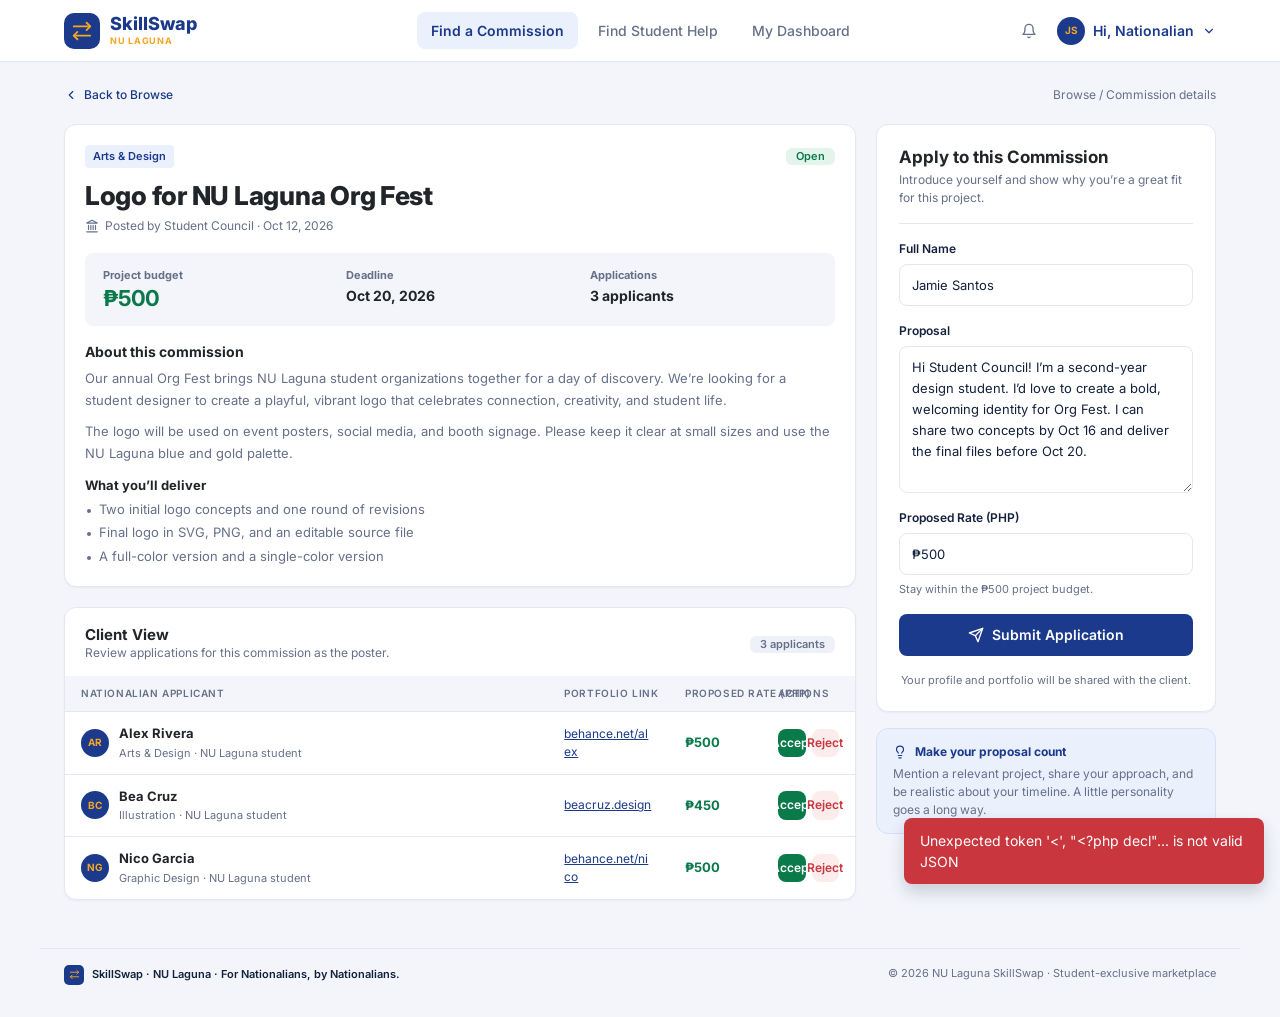
<file: app/commission.html>
<!DOCTYPE html>
<html lang="en">
<head>
  <meta charset="UTF-8">
  <meta name="viewport" content="width=device-width, initial-scale=1">
  <title>Commission Details · SkillSwap NU Laguna</title>
  <link rel="preconnect" href="https://fonts.googleapis.com">
  <link rel="preconnect" href="https://fonts.gstatic.com" crossorigin>
  <link href="https://fonts.googleapis.com/css2?family=Inter:wght@400;500;600;700;800&display=swap" rel="stylesheet">
  <!-- Bootstrap provides the responsive wireframe grid and accessible UI primitives. -->
  <link href="https://cdn.jsdelivr.net/npm/bootstrap@5.3.3/dist/css/bootstrap.min.css" rel="stylesheet">
  <link rel="stylesheet" href="css/variable.css">
  <link rel="stylesheet" href="css/resets.css">
  <link rel="stylesheet" href="css/components.css">
</head>
<body>

  <svg class="sprite" xmlns="http://www.w3.org/2000/svg" aria-hidden="true">
    <symbol id="i-swap" viewBox="0 0 24 24"><path d="m17 3 4 4-4 4"/><path d="M3 7h18"/><path d="m7 21-4-4 4-4"/><path d="M21 17H3"/></symbol>
    <symbol id="i-search" viewBox="0 0 24 24"><circle cx="11" cy="11" r="8"/><path d="m21 21-4.3-4.3"/></symbol>
    <symbol id="i-bell" viewBox="0 0 24 24"><path d="M6 8a6 6 0 0 1 12 0c0 7 3 9 3 9H3s3-2 3-9"/><path d="M10.3 21a1.94 1.94 0 0 0 3.4 0"/></symbol>
    <symbol id="i-chevron" viewBox="0 0 24 24"><path d="m6 9 6 6 6-6"/></symbol>
    <symbol id="i-left" viewBox="0 0 24 24"><path d="m15 18-6-6 6-6"/></symbol>
    <symbol id="i-right" viewBox="0 0 24 24"><path d="m9 18 6-6-6-6"/></symbol>
    <symbol id="i-arrow-left" viewBox="0 0 24 24"><path d="m12 19-7-7 7-7"/><path d="M19 12H5"/></symbol>
    <symbol id="i-arrow-right" viewBox="0 0 24 24"><path d="M5 12h14"/><path d="m12 5 7 7-7 7"/></symbol>
    <symbol id="i-calendar" viewBox="0 0 24 24"><rect x="3" y="4" width="18" height="18" rx="2"/><path d="M16 2v4M8 2v4M3 10h18"/></symbol>
    <symbol id="i-bookmark" viewBox="0 0 24 24"><path d="m19 21-7-4-7 4V5a2 2 0 0 1 2-2h10a2 2 0 0 1 2 2v16z"/></symbol>
    <symbol id="i-palette" viewBox="0 0 24 24"><path d="M12 22a10 10 0 1 1 10-10c0 3-2 4-4 4h-2a2 2 0 0 0-1 3.7c.6.5.5 2.3-3 2.3z"/><circle cx="7.5" cy="11" r="1"/><circle cx="12" cy="7" r="1"/><circle cx="16.5" cy="10" r="1"/></symbol>
    <symbol id="i-code" viewBox="0 0 24 24"><path d="m16 18 6-6-6-6"/><path d="m8 6-6 6 6 6"/></symbol>
    <symbol id="i-pen" viewBox="0 0 24 24"><path d="M12 20h9"/><path d="M16.5 3.5a2.12 2.12 0 0 1 3 3L7 19l-4 1 1-4z"/></symbol>
    <symbol id="i-book" viewBox="0 0 24 24"><path d="M2 3h6a4 4 0 0 1 4 4v14a3 3 0 0 0-3-3H2z"/><path d="M22 3h-6a4 4 0 0 0-4 4v14a3 3 0 0 1 3-3h7z"/></symbol>
    <symbol id="i-camera" viewBox="0 0 24 24"><path d="M14.5 4h-5L7 7H4a2 2 0 0 0-2 2v9a2 2 0 0 0 2 2h16a2 2 0 0 0 2-2V9a2 2 0 0 0-2-2h-3z"/><circle cx="12" cy="13" r="3"/></symbol>
    <symbol id="i-landmark" viewBox="0 0 24 24"><path d="M3 22h18"/><path d="M6 18v-7M10 18v-7M14 18v-7M18 18v-7"/><path d="m12 2 9 5H3z"/></symbol>
    <symbol id="i-briefcase" viewBox="0 0 24 24"><rect x="2" y="7" width="20" height="14" rx="2"/><path d="M16 21V5a2 2 0 0 0-2-2h-4a2 2 0 0 0-2 2v16"/></symbol>
    <symbol id="i-users" viewBox="0 0 24 24"><path d="M16 21v-2a4 4 0 0 0-4-4H6a4 4 0 0 0-4 4v2"/><circle cx="9" cy="7" r="4"/><path d="M22 21v-2a4 4 0 0 0-3-3.87"/><path d="M16 3.13a4 4 0 0 1 0 7.75"/></symbol>
    <symbol id="i-sparkles" viewBox="0 0 24 24"><path d="M9.9 4.2 11 8l3.8 1.1L11 10.2 9.9 14l-1.1-3.8L5 9.1l3.8-1.1z"/><path d="m18 14 .7 2.3L21 17l-2.3.7L18 20l-.7-2.3L15 17l2.3-.7z"/></symbol>
    <symbol id="i-cap" viewBox="0 0 24 24"><path d="M22 10 12 5 2 10l10 5z"/><path d="M6 12v5c3 3 9 3 12 0v-5"/></symbol>
    <symbol id="i-send" viewBox="0 0 24 24"><path d="m22 2-7 20-4-9-9-4z"/><path d="M22 2 11 13"/></symbol>
    <symbol id="i-bulb" viewBox="0 0 24 24"><path d="M15 14c.2-1 .7-1.7 1.5-2.5 1-.9 1.5-2.2 1.5-3.5A6 6 0 0 0 6 8c0 1 .2 2.2 1.5 3.5.7.7 1.3 1.5 1.5 2.5"/><path d="M9 18h6M10 22h4"/></symbol>
    <symbol id="i-check" viewBox="0 0 24 24"><circle cx="12" cy="12" r="10"/><path d="m9 12 2 2 4-4"/></symbol>
    <symbol id="i-clock" viewBox="0 0 24 24"><circle cx="12" cy="12" r="10"/><path d="M12 6v6l4 2"/></symbol>
    <symbol id="i-alert" viewBox="0 0 24 24"><circle cx="12" cy="12" r="10"/><path d="M12 8v4M12 16h.01"/></symbol>
    <symbol id="i-plus" viewBox="0 0 24 24"><path d="M5 12h14M12 5v14"/></symbol>
    <symbol id="i-file" viewBox="0 0 24 24"><path d="M14 2H6a2 2 0 0 0-2 2v16a2 2 0 0 0 2 2h12a2 2 0 0 0 2-2V8z"/><path d="M14 2v6h6M9 13h6M9 17h6"/></symbol>
    <symbol id="i-user" viewBox="0 0 24 24"><circle cx="12" cy="8" r="4"/><path d="M4 21a8 8 0 0 1 16 0"/></symbol>
    <symbol id="i-log-out" viewBox="0 0 24 24"><path d="M10 17l5-5-5-5"/><path d="M15 12H3"/><path d="M21 3v18"/></symbol>
  </svg>

  <header class="site-header">
    <div class="site-header__inner">
      <a class="brand" href="homepage.html" aria-label="SkillSwap NU Laguna home">
        <span class="brand__mark">
          <svg class="ic ic-lg" aria-hidden="true"><use href="#i-swap"/></svg>
        </span>
        <span>
          <span class="brand__name">SkillSwap</span>
          <span class="brand__school">NU LAGUNA</span>
        </span>
      </a>

      <nav class="main-nav" aria-label="Main">
        <a href="homepage.html" aria-current="page">Find a Commission</a>
        <a href="post_commission.html">Find Student Help</a>
        <a href="dashboard.html">My Dashboard</a>
      </nav>

      <div class="user-bar">
        <a class="icon-btn" href="notifications.html" aria-label="Notifications">
          <svg class="ic" aria-hidden="true"><use href="#i-bell"/></svg>
        </a>
        <div class="user-menu">
          <button class="user-chip" type="button" aria-haspopup="menu" aria-expanded="false" aria-controls="user-menu">
            <span class="avatar">JS</span>
            <span class="user-chip__name">Hi, Nationalian</span>
            <svg class="ic ic-sm user-chip__chevron" aria-hidden="true"><use href="#i-chevron"/></svg>
          </button>
          <div class="user-menu__dropdown" id="user-menu" role="menu" hidden>
            <a href="profile.html" role="menuitem"><svg class="ic ic-sm" aria-hidden="true"><use href="#i-user"/></svg>Profile</a>
            <a href="login.html" role="menuitem"><svg class="ic ic-sm" aria-hidden="true"><use href="#i-log-out"/></svg>Log out</a>
          </div>
        </div>
      </div>
    </div>
  </header>

  <main>
    <div class="page">
      <div class="back-row">
        <a class="back-link" href="homepage.html"><svg class="ic ic-sm" aria-hidden="true"><use href="#i-left"/></svg> Back to Browse</a>
        <span>Browse / Commission details</span>
      </div>

      <section class="detail" aria-label="Commission details">
        <div class="detail__main">
          <article class="card card--pad">
            <div class="detail__head">
              <span class="cat-tag">Arts &amp; Design</span>
              <span class="badge badge--open">Open</span>
            </div>
            <h1>Logo for NU Laguna Org Fest</h1>
            <p class="posted"><svg class="ic ic-sm" aria-hidden="true"><use href="#i-landmark"/></svg> Posted by Student Council · Oct 12, 2026</p>
            <dl class="facts">
              <div><dt>Project budget</dt><dd class="price">₱500</dd></div>
              <div><dt>Deadline</dt><dd>Oct 20, 2026</dd></div>
              <div><dt>Applications</dt><dd>3 applicants</dd></div>
            </dl>
            <div class="prose">
              <h2>About this commission</h2>
              <p>Our annual Org Fest brings NU Laguna student organizations together for a day of discovery. We’re looking for a student designer to create a playful, vibrant logo that celebrates connection, creativity, and student life.</p>
              <p>The logo will be used on event posters, social media, and booth signage. Please keep it clear at small sizes and use the NU Laguna blue and gold palette.</p>
              <h3>What you’ll deliver</h3>
              <ul class="bullets">
                <li>Two initial logo concepts and one round of revisions</li>
                <li>Final logo in SVG, PNG, and an editable source file</li>
                <li>A full-color version and a single-color version</li>
              </ul>
            </div>
          </article>

          <section class="card client-view" aria-labelledby="client-view-title">
            <div class="client-view__head">
              <div>
                <h2 id="client-view-title">Client View</h2>
                <p>Review applications for this commission as the poster.</p>
              </div>
              <span class="badge badge--muted">3 applicants</span>
            </div>
            <div class="table-wrap">
              <table>
                <thead>
                  <tr>
                    <th scope="col">Nationalian applicant</th>
                    <th scope="col">Portfolio link</th>
                    <th scope="col">Proposed rate (PHP)</th>
                    <th scope="col">Actions</th>
                  </tr>
                </thead>
                <tbody>
                  <tr>
                    <td>
                      <div class="who">
                        <span class="avatar">AR</span>
                        <div><strong>Alex Rivera</strong><span>Arts & Design · NU Laguna student</span></div>
                      </div>
                    </td>
                    <td><a class="table-link" href="https://behance.net/alex">behance.net/alex</a></td>
                    <td class="rate">₱500</td>
                    <td>
                      <div class="actions">
                        <button class="btn btn--green" type="button">Accept</button>
                        <button class="btn btn--red-soft" type="button">Reject</button>
                      </div>
                    </td>
                  </tr>
                  <tr>
                    <td>
                      <div class="who">
                        <span class="avatar">BC</span>
                        <div><strong>Bea Cruz</strong><span>Illustration · NU Laguna student</span></div>
                      </div>
                    </td>
                    <td><a class="table-link" href="https://beacruz.design">beacruz.design</a></td>
                    <td class="rate">₱450</td>
                    <td>
                      <div class="actions">
                        <button class="btn btn--green" type="button">Accept</button>
                        <button class="btn btn--red-soft" type="button">Reject</button>
                      </div>
                    </td>
                  </tr>
                  <tr>
                    <td>
                      <div class="who">
                        <span class="avatar">NG</span>
                        <div><strong>Nico Garcia</strong><span>Graphic Design · NU Laguna student</span></div>
                      </div>
                    </td>
                    <td><a class="table-link" href="https://behance.net/nico">behance.net/nico</a></td>
                    <td class="rate">₱500</td>
                    <td>
                      <div class="actions">
                        <button class="btn btn--green" type="button">Accept</button>
                        <button class="btn btn--red-soft" type="button">Reject</button>
                      </div>
                    </td>
                  </tr>
                </tbody>
              </table>
            </div>
          </section>
        </div>

        <div class="detail__side">
          <section class="card apply" aria-labelledby="apply-title">
            <h2 id="apply-title">Apply to this Commission</h2>
            <p class="apply__intro">Introduce yourself and show why you’re a great fit for this project.</p>
            <form action="apply.php" method="post" id="apply-form">
              <div class="field">
                <label for="full-name">Full Name</label>
                <input class="input" id="full-name" name="full_name" type="text" value="Jamie Santos" required>
              </div>
              <div class="field">
                <label for="proposal">Proposal</label>
                <textarea class="textarea" id="proposal" name="proposal" rows="6" required>Hi Student Council! I’m a second-year design student. I’d love to create a bold, welcoming identity for Org Fest. I can share two concepts by Oct 16 and deliver the final files before Oct 20.</textarea>
              </div>
              <div class="field">
                <label for="rate">Proposed Rate (PHP)</label>
                <input class="input" id="rate" name="rate" type="text" inputmode="numeric" value="₱500" required>
                <span class="field__hint">Stay within the ₱500 project budget.</span>
              </div>
              <button class="btn btn--primary btn--lg btn--block" type="submit">
                <svg class="ic" aria-hidden="true"><use href="#i-send"/></svg> Submit Application
              </button>
              <p class="apply__fine">Your profile and portfolio will be shared with the client.</p>
            </form>
          </section>
          <div class="tip">
            <strong><svg class="ic ic-sm" aria-hidden="true"><use href="#i-bulb"/></svg> Make your proposal count</strong>
            Mention a relevant project, share your approach, and be realistic about your timeline. A little personality goes a long way.
          </div>
        </div>
      </section>
    </div>
  </main>

  <footer class="site-footer">
    <span class="brand">
      <span class="brand__mark"><svg class="ic" aria-hidden="true"><use href="#i-swap"/></svg></span>
      SkillSwap · NU Laguna · For Nationalians, by Nationalians.
    </span>
    <span>© 2026 NU Laguna SkillSwap · Student-exclusive marketplace</span>
  </footer>

  <!-- Bootstrap bundle enables future component behavior; app.js owns marketplace interactions. -->
  <script src="https://cdn.jsdelivr.net/npm/bootstrap@5.3.3/dist/js/bootstrap.bundle.min.js"></script>
  <script src="js/ui.js"></script>
  <script src="js/app.js"></script>
</body>
</html>
</file>
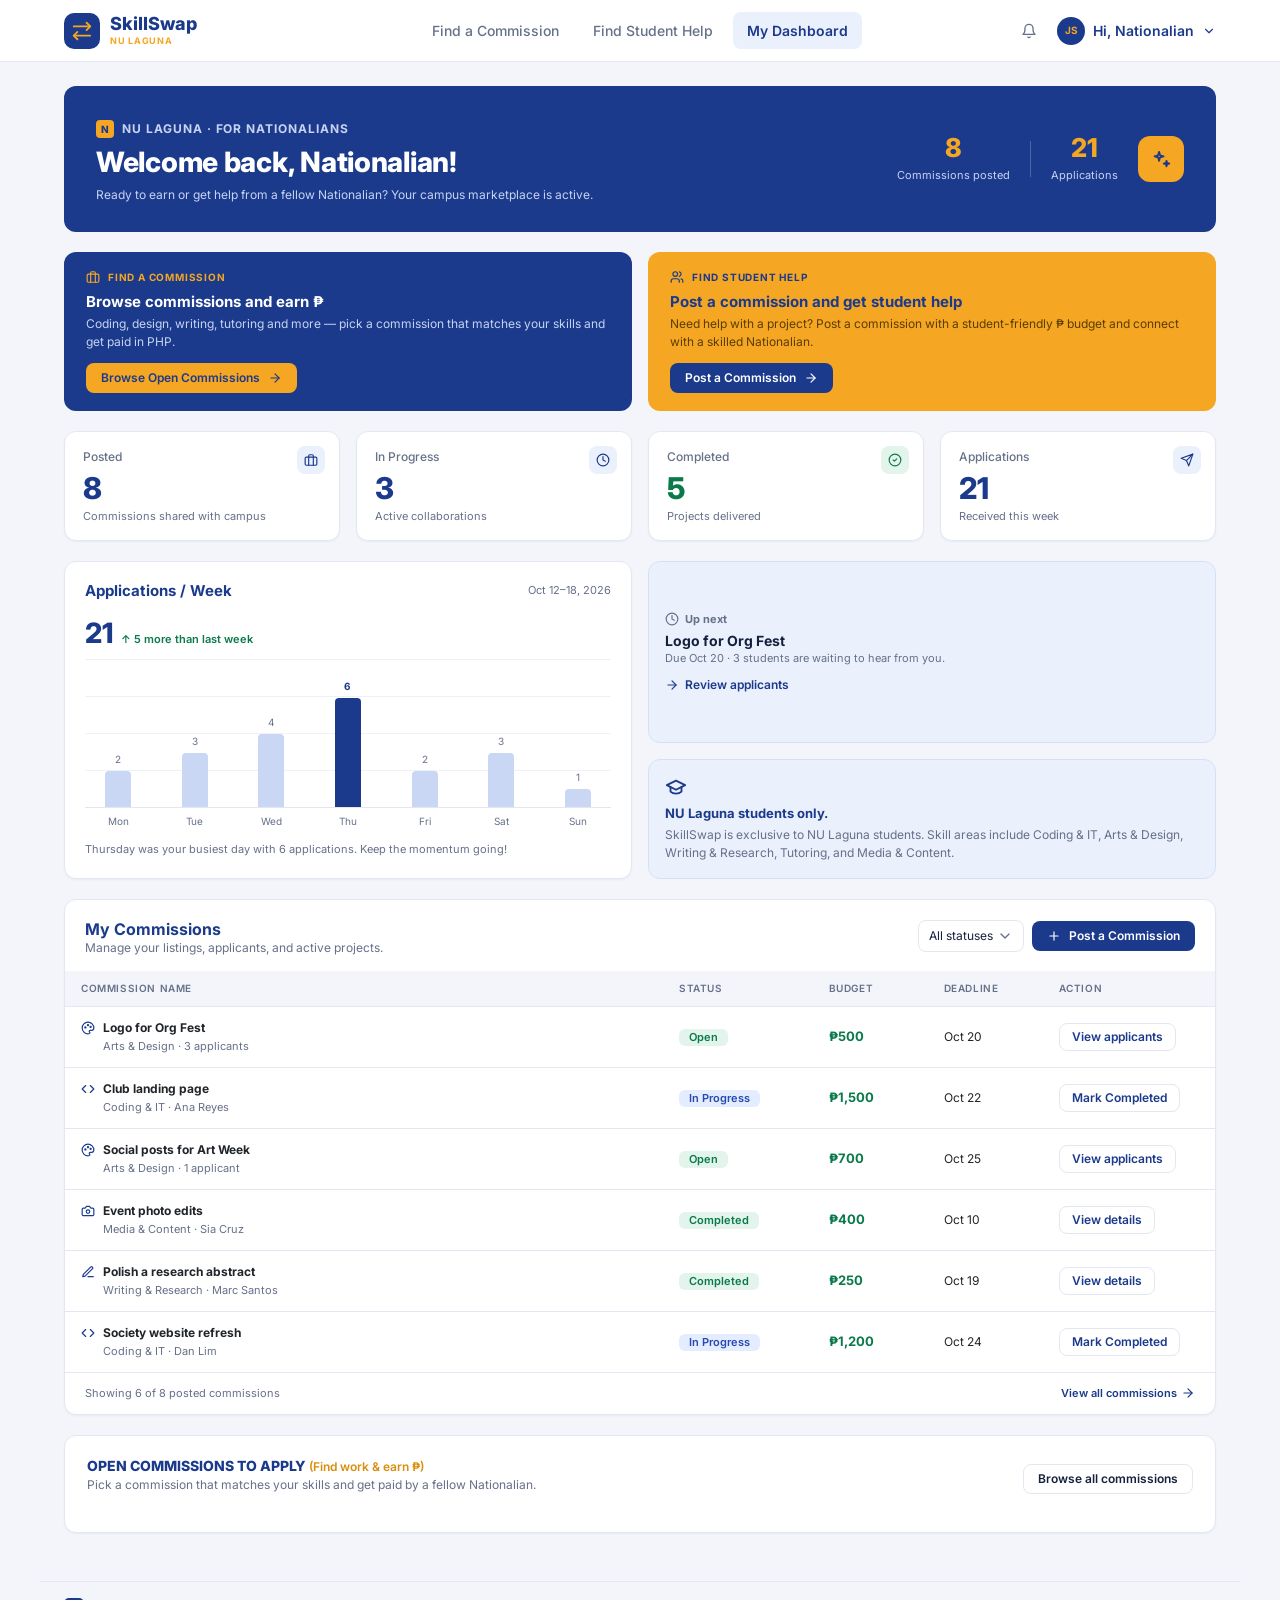
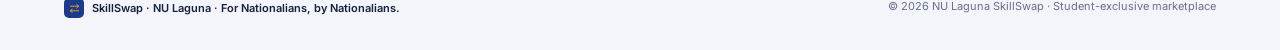
<file: app/dashboard.html>
<!DOCTYPE html>
<html lang="en">
<head>
  <meta charset="UTF-8">
  <meta name="viewport" content="width=device-width, initial-scale=1">
  <title>My Dashboard · SkillSwap NU Laguna</title>
  <link rel="preconnect" href="https://fonts.googleapis.com">
  <link rel="preconnect" href="https://fonts.gstatic.com" crossorigin>
  <link href="https://fonts.googleapis.com/css2?family=Inter:wght@400;500;600;700;800&display=swap" rel="stylesheet">
  <!-- Bootstrap provides the responsive wireframe grid and accessible UI primitives. -->
  <link href="https://cdn.jsdelivr.net/npm/bootstrap@5.3.3/dist/css/bootstrap.min.css" rel="stylesheet">
  <link rel="stylesheet" href="css/variable.css">
  <link rel="stylesheet" href="css/resets.css">
  <link rel="stylesheet" href="css/components.css">
</head>
<body>
  <!-- SVG sprite sheet import -->
  <svg class="sprite" xmlns="http://www.w3.org/2000/svg" aria-hidden="true">
    <symbol id="i-swap" viewBox="0 0 24 24"><path d="m17 3 4 4-4 4"/><path d="M3 7h18"/><path d="m7 21-4-4 4-4"/><path d="M21 17H3"/></symbol>
    <symbol id="i-search" viewBox="0 0 24 24"><circle cx="11" cy="11" r="8"/><path d="m21 21-4.3-4.3"/></symbol>
    <symbol id="i-bell" viewBox="0 0 24 24"><path d="M6 8a6 6 0 0 1 12 0c0 7 3 9 3 9H3s3-2 3-9"/><path d="M10.3 21a1.94 1.94 0 0 0 3.4 0"/></symbol>
    <symbol id="i-chevron" viewBox="0 0 24 24"><path d="m6 9 6 6 6-6"/></symbol>
    <symbol id="i-left" viewBox="0 0 24 24"><path d="m15 18-6-6 6-6"/></symbol>
    <symbol id="i-right" viewBox="0 0 24 24"><path d="m9 18 6-6-6-6"/></symbol>
    <symbol id="i-arrow-left" viewBox="0 0 24 24"><path d="m12 19-7-7 7-7"/><path d="M19 12H5"/></symbol>
    <symbol id="i-arrow-right" viewBox="0 0 24 24"><path d="M5 12h14"/><path d="m12 5 7 7-7 7"/></symbol>
    <symbol id="i-calendar" viewBox="0 0 24 24"><rect x="3" y="4" width="18" height="18" rx="2"/><path d="M16 2v4M8 2v4M3 10h18"/></symbol>
    <symbol id="i-bookmark" viewBox="0 0 24 24"><path d="m19 21-7-4-7 4V5a2 2 0 0 1 2-2h10a2 2 0 0 1 2 2v16z"/></symbol>
    <symbol id="i-palette" viewBox="0 0 24 24"><path d="M12 22a10 10 0 1 1 10-10c0 3-2 4-4 4h-2a2 2 0 0 0-1 3.7c.6.5.5 2.3-3 2.3z"/><circle cx="7.5" cy="11" r="1"/><circle cx="12" cy="7" r="1"/><circle cx="16.5" cy="10" r="1"/></symbol>
    <symbol id="i-code" viewBox="0 0 24 24"><path d="m16 18 6-6-6-6"/><path d="m8 6-6 6 6 6"/></symbol>
    <symbol id="i-pen" viewBox="0 0 24 24"><path d="M12 20h9"/><path d="M16.5 3.5a2.12 2.12 0 0 1 3 3L7 19l-4 1 1-4z"/></symbol>
    <symbol id="i-book" viewBox="0 0 24 24"><path d="M2 3h6a4 4 0 0 1 4 4v14a3 3 0 0 0-3-3H2z"/><path d="M22 3h-6a4 4 0 0 0-4 4v14a3 3 0 0 1 3-3h7z"/></symbol>
    <symbol id="i-camera" viewBox="0 0 24 24"><path d="M14.5 4h-5L7 7H4a2 2 0 0 0-2 2v9a2 2 0 0 0 2 2h16a2 2 0 0 0 2-2V9a2 2 0 0 0-2-2h-3z"/><circle cx="12" cy="13" r="3"/></symbol>
    <symbol id="i-landmark" viewBox="0 0 24 24"><path d="M3 22h18"/><path d="M6 18v-7M10 18v-7M14 18v-7M18 18v-7"/><path d="m12 2 9 5H3z"/></symbol>
    <symbol id="i-briefcase" viewBox="0 0 24 24"><rect x="2" y="7" width="20" height="14" rx="2"/><path d="M16 21V5a2 2 0 0 0-2-2h-4a2 2 0 0 0-2 2v16"/></symbol>
    <symbol id="i-users" viewBox="0 0 24 24"><path d="M16 21v-2a4 4 0 0 0-4-4H6a4 4 0 0 0-4 4v2"/><circle cx="9" cy="7" r="4"/><path d="M22 21v-2a4 4 0 0 0-3-3.87"/><path d="M16 3.13a4 4 0 0 1 0 7.75"/></symbol>
    <symbol id="i-sparkles" viewBox="0 0 24 24"><path d="M9.9 4.2 11 8l3.8 1.1L11 10.2 9.9 14l-1.1-3.8L5 9.1l3.8-1.1z"/><path d="m18 14 .7 2.3L21 17l-2.3.7L18 20l-.7-2.3L15 17l2.3-.7z"/></symbol>
    <symbol id="i-cap" viewBox="0 0 24 24"><path d="M22 10 12 5 2 10l10 5z"/><path d="M6 12v5c3 3 9 3 12 0v-5"/></symbol>
    <symbol id="i-send" viewBox="0 0 24 24"><path d="m22 2-7 20-4-9-9-4z"/><path d="M22 2 11 13"/></symbol>
    <symbol id="i-bulb" viewBox="0 0 24 24"><path d="M15 14c.2-1 .7-1.7 1.5-2.5 1-.9 1.5-2.2 1.5-3.5A6 6 0 0 0 6 8c0 1 .2 2.2 1.5 3.5.7.7 1.3 1.5 1.5 2.5"/><path d="M9 18h6M10 22h4"/></symbol>
    <symbol id="i-check" viewBox="0 0 24 24"><circle cx="12" cy="12" r="10"/><path d="m9 12 2 2 4-4"/></symbol>
    <symbol id="i-clock" viewBox="0 0 24 24"><circle cx="12" cy="12" r="10"/><path d="M12 6v6l4 2"/></symbol>
    <symbol id="i-alert" viewBox="0 0 24 24"><circle cx="12" cy="12" r="10"/><path d="M12 8v4M12 16h.01"/></symbol>
    <symbol id="i-plus" viewBox="0 0 24 24"><path d="M5 12h14M12 5v14"/></symbol>
    <symbol id="i-file" viewBox="0 0 24 24"><path d="M14 2H6a2 2 0 0 0-2 2v16a2 2 0 0 0 2 2h12a2 2 0 0 0 2-2V8z"/><path d="M14 2v6h6M9 13h6M9 17h6"/></symbol>
    <symbol id="i-user" viewBox="0 0 24 24"><circle cx="12" cy="8" r="4"/><path d="M4 21a8 8 0 0 1 16 0"/></symbol>
    <symbol id="i-log-out" viewBox="0 0 24 24"><path d="M10 17l5-5-5-5"/><path d="M15 12H3"/><path d="M21 3v18"/></symbol>
  </svg>
  <!-- HEADER -->
  <header class="site-header">
    <div class="site-header__inner">
      <a class="brand" href="homepage.html" aria-label="SkillSwap NU Laguna home">
        <span class="brand__mark">
          <svg class="ic ic-lg" aria-hidden="true"><use href="#i-swap"/></svg>
        </span>
        <span>
          <span class="brand__name">SkillSwap</span>
          <span class="brand__school">NU LAGUNA</span>
        </span>
      </a>
      <!-- NAVIGATION -->
      <nav class="main-nav" aria-label="Main">
        <a href="homepage.html">Find a Commission</a>
        <a href="post_commission.html">Find Student Help</a>
        <a href="dashboard.html" aria-current="page">My Dashboard</a>
      </nav>

      <!-- USER BAR CODE -->
      <div class="user-bar">
        <a class="icon-btn" href="notifications.html" aria-label="Notifications">
          <svg class="ic" aria-hidden="true"><use href="#i-bell"/></svg>
        </a>
        <div class="user-menu">
          <button class="user-chip" type="button" aria-haspopup="menu" aria-expanded="false" aria-controls="user-menu">
            <span class="avatar">JS</span>
            <span class="user-chip__name">Hi, Nationalian</span>
            <svg class="ic ic-sm user-chip__chevron" aria-hidden="true"><use href="#i-chevron"/></svg>
          </button>
          <div class="user-menu__dropdown" id="user-menu" role="menu" hidden>
            <a href="profile.html" role="menuitem">
              <svg class="ic ic-sm" aria-hidden="true"><use href="#i-user"/></svg>
              Profile
            </a>
            <a href="login.html" role="menuitem">
              <svg class="ic ic-sm" aria-hidden="true"><use href="#i-log-out"/></svg>
              Log out
            </a>
          </div>
        </div>
      </div>
    </div>
  </header>

  <main>
    <div class="page">
      <section class="hero" aria-labelledby="welcome">
        <div>
          <p class="hero__tag"><span class="hero__tag-mark">N</span>NU Laguna · For Nationalians</p>
          <h1 id="welcome">Welcome back, Nationalian!</h1>
          <p>Ready to earn or get help from a fellow Nationalian? Your campus marketplace is active.</p>
        </div>
        <div class="hero__stats">
          <div class="stat"><strong>8</strong><span>Commissions posted</span></div>
          <div class="hero__divider"></div>
          <div class="stat"><strong>21</strong><span>Applications</span></div>
          <div class="hero__badge"><svg class="ic ic-lg" aria-hidden="true"><use href="#i-sparkles"/></svg></div>
        </div>
      </section>

      <section class="cta-row" aria-label="Quick actions">
        <div class="cta cta--navy">
          <span class="cta__label">
            <svg class="ic ic-sm" aria-hidden="true"><use href="#i-briefcase"/></svg> Find a commission
          </span>
          <h2>Browse commissions and earn ₱</h2>
          <p>Coding, design, writing, tutoring and more — pick a commission that matches your skills and get paid in PHP.</p>
          <a class="btn btn--gold btn--sm" href="homepage.html">
            Browse Open Commissions <svg class="ic ic-sm" aria-hidden="true"><use href="#i-arrow-right"/></svg>
          </a>
        </div>
        <div class="cta cta--gold">
          <span class="cta__label">
            <svg class="ic ic-sm" aria-hidden="true"><use href="#i-users"/></svg> Find student help
          </span>
          <h2>Post a commission and get student help</h2>
          <p>Need help with a project? Post a commission with a student-friendly ₱ budget and connect with a skilled Nationalian.</p>
          <a class="btn btn--primary btn--sm" href="post_commission.html">
            Post a Commission <svg class="ic ic-sm" aria-hidden="true"><use href="#i-arrow-right"/></svg>
          </a>
        </div>
      </section>

      <section class="stat-cards" aria-label="Summary">
        <div class="card stat-card">
          <div class="stat-card__label">Posted</div>
          <div class="stat-card__num">8</div>
          <div class="stat-card__sub">Commissions shared with campus</div>
          <span class="stat-card__ic"><svg class="ic ic-sm" aria-hidden="true"><use href="#i-briefcase"/></svg></span>
        </div>
        <div class="card stat-card">
          <div class="stat-card__label">In Progress</div>
          <div class="stat-card__num">3</div>
          <div class="stat-card__sub">Active collaborations</div>
          <span class="stat-card__ic"><svg class="ic ic-sm" aria-hidden="true"><use href="#i-clock"/></svg></span>
        </div>
        <div class="card stat-card">
          <div class="stat-card__label">Completed</div>
          <div class="stat-card__num stat-card__num--green">5</div>
          <div class="stat-card__sub">Projects delivered</div>
          <span class="stat-card__ic stat-card__ic--green"><svg class="ic ic-sm" aria-hidden="true"><use href="#i-check"/></svg></span>
        </div>
        <div class="card stat-card">
          <div class="stat-card__label">Applications</div>
          <div class="stat-card__num">21</div>
          <div class="stat-card__sub">Received this week</div>
          <span class="stat-card__ic"><svg class="ic ic-sm" aria-hidden="true"><use href="#i-send"/></svg></span>
        </div>
      </section>

      <section class="dash-top" aria-label="Dashboard activity">
          <section class="card chart-card" aria-labelledby="chart-title">
            <div class="card__head card__head--flush">
              <div><h2 id="chart-title">Applications / Week</h2></div>
              <span class="chart-card__range">Oct 12–18, 2026</span>
            </div>
            <div class="chart-total"><strong>21</strong><span>↑ 5 more than last week</span></div>
            <div class="bars" role="img" aria-label="Applications per day: Mon 2, Tue 3, Wed 4, Thu 6, Fri 2, Sat 3, Sun 1">
              <div class="bars__col">2<div class="bars__bar" style="height:26%"></div></div>
              <div class="bars__col">3<div class="bars__bar" style="height:39%"></div></div>
              <div class="bars__col">4<div class="bars__bar" style="height:52%"></div></div>
              <div class="bars__col bars__col--peak">6<div class="bars__bar" style="height:78%"></div></div>
              <div class="bars__col">2<div class="bars__bar" style="height:26%"></div></div>
              <div class="bars__col">3<div class="bars__bar" style="height:39%"></div></div>
              <div class="bars__col">1<div class="bars__bar" style="height:13%"></div></div>
            </div>
            <div class="bars-days" aria-hidden="true">
              <span>Mon</span><span>Tue</span><span>Wed</span><span>Thu</span><span>Fri</span><span>Sat</span><span>Sun</span>
            </div>
            <p class="chart-foot">Thursday was your busiest day with 6 applications. Keep the momentum going!</p>
          </section>

          <div class="dash-side">
          <section class="upnext" aria-labelledby="upnext-title">
            <p class="upnext__label" id="upnext-title">
              <svg class="ic ic-sm" aria-hidden="true"><use href="#i-clock"/></svg> Up next
            </p>
            <h3>Logo for Org Fest</h3>
            <p>Due Oct 20 · 3 students are waiting to hear from you.</p>
            <a href="commission.html"><svg class="ic ic-sm" aria-hidden="true"><use href="#i-arrow-right"/></svg> Review applicants</a>
          </section>

          <div class="note-card">
            <svg class="ic ic-lg" aria-hidden="true"><use href="#i-cap"/></svg>
            <h3>NU Laguna students only.</h3>
            <p>SkillSwap is exclusive to NU Laguna students. Skill areas include Coding &amp; IT, Arts &amp; Design, Writing &amp; Research, Tutoring, and Media &amp; Content.</p>
          </div>
          </div>
      </section>

      <section class="card mine" aria-labelledby="mine-title">
          <div class="mine__head">
            <div>
              <h2 id="mine-title">My Commissions</h2>
              <p>Manage your listings, applicants, and active projects.</p>
            </div>
            <div class="mine__tools">
              <label class="sr-only" for="mine-status">Filter by status</label>
              <select class="select" id="mine-status">
                <option>All statuses</option>
                <option>Open</option>
                <option>In Progress</option>
                <option>Completed</option>
              </select>
              <a class="btn btn--primary btn--sm" href="post_commission.html">
                <svg class="ic ic-sm" aria-hidden="true"><use href="#i-plus"/></svg> Post a Commission
              </a>
            </div>
          </div>
          <div class="table-wrap">
            <table>
              <thead>
                <tr>
                  <th scope="col">Commission name</th>
                  <th scope="col">Status</th>
                  <th scope="col">Budget</th>
                  <th scope="col">Deadline</th>
                  <th scope="col">Action</th>
                </tr>
              </thead>
              <tbody>
                <tr>
                  <td>
                    <div class="title-cell">
                      <svg class="ic ic-sm" aria-hidden="true"><use href="#i-palette"/></svg>
                      <div><strong>Logo for Org Fest</strong><span>Arts & Design · 3 applicants</span></div>
                    </div>
                  </td>
                  <td><span class="badge badge--open">Open</span></td>
                  <td class="rate">₱500</td>
                  <td>Oct 20</td>
                  <td><a class="btn btn--outline" href="commission.html">View applicants</a></td>
                </tr>
                <tr>
                  <td>
                    <div class="title-cell">
                      <svg class="ic ic-sm" aria-hidden="true"><use href="#i-code"/></svg>
                      <div><strong>Club landing page</strong><span>Coding & IT · Ana Reyes</span></div>
                    </div>
                  </td>
                  <td><span class="badge badge--progress">In Progress</span></td>
                  <td class="rate">₱1,500</td>
                  <td>Oct 22</td>
                  <td><a class="btn btn--outline" href="commission.html">Mark Completed</a></td>
                </tr>
                <tr>
                  <td>
                    <div class="title-cell">
                      <svg class="ic ic-sm" aria-hidden="true"><use href="#i-palette"/></svg>
                      <div><strong>Social posts for Art Week</strong><span>Arts & Design · 1 applicant</span></div>
                    </div>
                  </td>
                  <td><span class="badge badge--open">Open</span></td>
                  <td class="rate">₱700</td>
                  <td>Oct 25</td>
                  <td><a class="btn btn--outline" href="commission.html">View applicants</a></td>
                </tr>
                <tr>
                  <td>
                    <div class="title-cell">
                      <svg class="ic ic-sm" aria-hidden="true"><use href="#i-camera"/></svg>
                      <div><strong>Event photo edits</strong><span>Media & Content · Sia Cruz</span></div>
                    </div>
                  </td>
                  <td><span class="badge badge--done">Completed</span></td>
                  <td class="rate">₱400</td>
                  <td>Oct 10</td>
                  <td><a class="btn btn--outline" href="commission.html">View details</a></td>
                </tr>
                <tr>
                  <td>
                    <div class="title-cell">
                      <svg class="ic ic-sm" aria-hidden="true"><use href="#i-pen"/></svg>
                      <div><strong>Polish a research abstract</strong><span>Writing & Research · Marc Santos</span></div>
                    </div>
                  </td>
                  <td><span class="badge badge--done">Completed</span></td>
                  <td class="rate">₱250</td>
                  <td>Oct 19</td>
                  <td><a class="btn btn--outline" href="commission.html">View details</a></td>
                </tr>
                <tr>
                  <td>
                    <div class="title-cell">
                      <svg class="ic ic-sm" aria-hidden="true"><use href="#i-code"/></svg>
                      <div><strong>Society website refresh</strong><span>Coding & IT · Dan Lim</span></div>
                    </div>
                  </td>
                  <td><span class="badge badge--progress">In Progress</span></td>
                  <td class="rate">₱1,200</td>
                  <td>Oct 24</td>
                  <td><a class="btn btn--outline" href="commission.html">Mark Completed</a></td>
                </tr>
              </tbody>
            </table>
          </div>
          <div class="mine__foot">
            <span>Showing 6 of 8 posted commissions</span>
            <a href="#">View all commissions <svg class="ic ic-sm" aria-hidden="true"><use href="#i-arrow-right"/></svg></a>
          </div>
      </section>

      <section class="card card--pad open-box" aria-labelledby="open-title">
        <div class="section-head">
          <div>
            <h2 id="open-title">Open commissions to apply <small>(Find work &amp; earn ₱)</small></h2>
            <p>Pick a commission that matches your skills and get paid by a fellow Nationalian.</p>
          </div>
          <a class="btn btn--ghost btn--sm" href="homepage.html">Browse all commissions</a>
        </div>
        <div class="card-grid">
          <article class="commission" data-category="Tutoring & Review">
            <div class="commission__top">
              <span class="commission__cat">
                <span class="commission__cat-ic"><svg class="ic" aria-hidden="true"><use href="#i-book"/></svg></span>Tutoring & Review
              </span>
              <span class="commission__badge-new">NEW</span>
            </div>
            <h3>Calculus study sessions</h3>
            <p class="commission__by">Mia Santos – 1st Year</p>
            <p class="commission__desc">Help a first-year Nationalian review derivatives in two 1-hour online sessions.</p>
            <div class="commission__meta">
              <span class="price">₱800</span>
              <span class="due"><svg class="ic ic-sm" aria-hidden="true"><use href="#i-calendar"/></svg> Due Oct 23</span>
            </div>
            <div class="commission__foot">
              <span class="pill">4 applicants</span>
              <a class="btn btn--primary btn--sm" href="commission.html">View &amp; Apply</a>
            </div>
          </article>

          <article class="commission" data-category="Writing & Research">
            <div class="commission__top">
              <span class="commission__cat">
                <span class="commission__cat-ic"><svg class="ic" aria-hidden="true"><use href="#i-pen"/></svg></span>Writing & Research
              </span>
              <button class="commission__save" type="button" aria-label="Save commission">
                <svg class="ic" aria-hidden="true"><use href="#i-bookmark"/></svg>
              </button>
            </div>
            <h3>NU campus newsletter article</h3>
            <p class="commission__by">The Nationalian Press</p>
            <p class="commission__desc">Write a 600-word feature on student-led sustainability projects on our campus.</p>
            <div class="commission__meta">
              <span class="price">₱350</span>
              <span class="due"><svg class="ic ic-sm" aria-hidden="true"><use href="#i-calendar"/></svg> Due Oct 18</span>
            </div>
            <div class="commission__foot">
              <span class="pill">3 applicants</span>
              <a class="btn btn--primary btn--sm" href="commission.html">View &amp; Apply</a>
            </div>
          </article>

          <article class="commission" data-category="Coding & IT">
            <div class="commission__top">
              <span class="commission__cat">
                <span class="commission__cat-ic"><svg class="ic" aria-hidden="true"><use href="#i-code"/></svg></span>Coding & IT
              </span>
              <button class="commission__save" type="button" aria-label="Save commission">
                <svg class="ic" aria-hidden="true"><use href="#i-bookmark"/></svg>
              </button>
            </div>
            <h3>Club landing page</h3>
            <p class="commission__by">Dev Society – NU Laguna</p>
            <p class="commission__desc">Build a responsive one-page site for our NU Laguna student developer community.</p>
            <div class="commission__meta">
              <span class="price">₱1,500</span>
              <span class="due"><svg class="ic ic-sm" aria-hidden="true"><use href="#i-calendar"/></svg> Due Oct 22</span>
            </div>
            <div class="commission__foot">
              <span class="pill">5 applicants</span>
              <a class="btn btn--primary btn--sm" href="commission.html">View &amp; Apply</a>
            </div>
          </article>
        </div>
      </section>
    </div>
  </main>

  <footer class="site-footer">
    <span class="brand">
      <span class="brand__mark"><svg class="ic" aria-hidden="true"><use href="#i-swap"/></svg></span>
      SkillSwap · NU Laguna · For Nationalians, by Nationalians.
    </span>
    <span>© 2026 NU Laguna SkillSwap · Student-exclusive marketplace</span>
  </footer>

  <!-- Bootstrap bundle enables future component behavior; app.js owns marketplace interactions. -->
  <script src="https://cdn.jsdelivr.net/npm/bootstrap@5.3.3/dist/js/bootstrap.bundle.min.js"></script>
  <script src="js/ui.js"></script>
  <script src="js/app.js"></script>
</body>
</html>
</file>
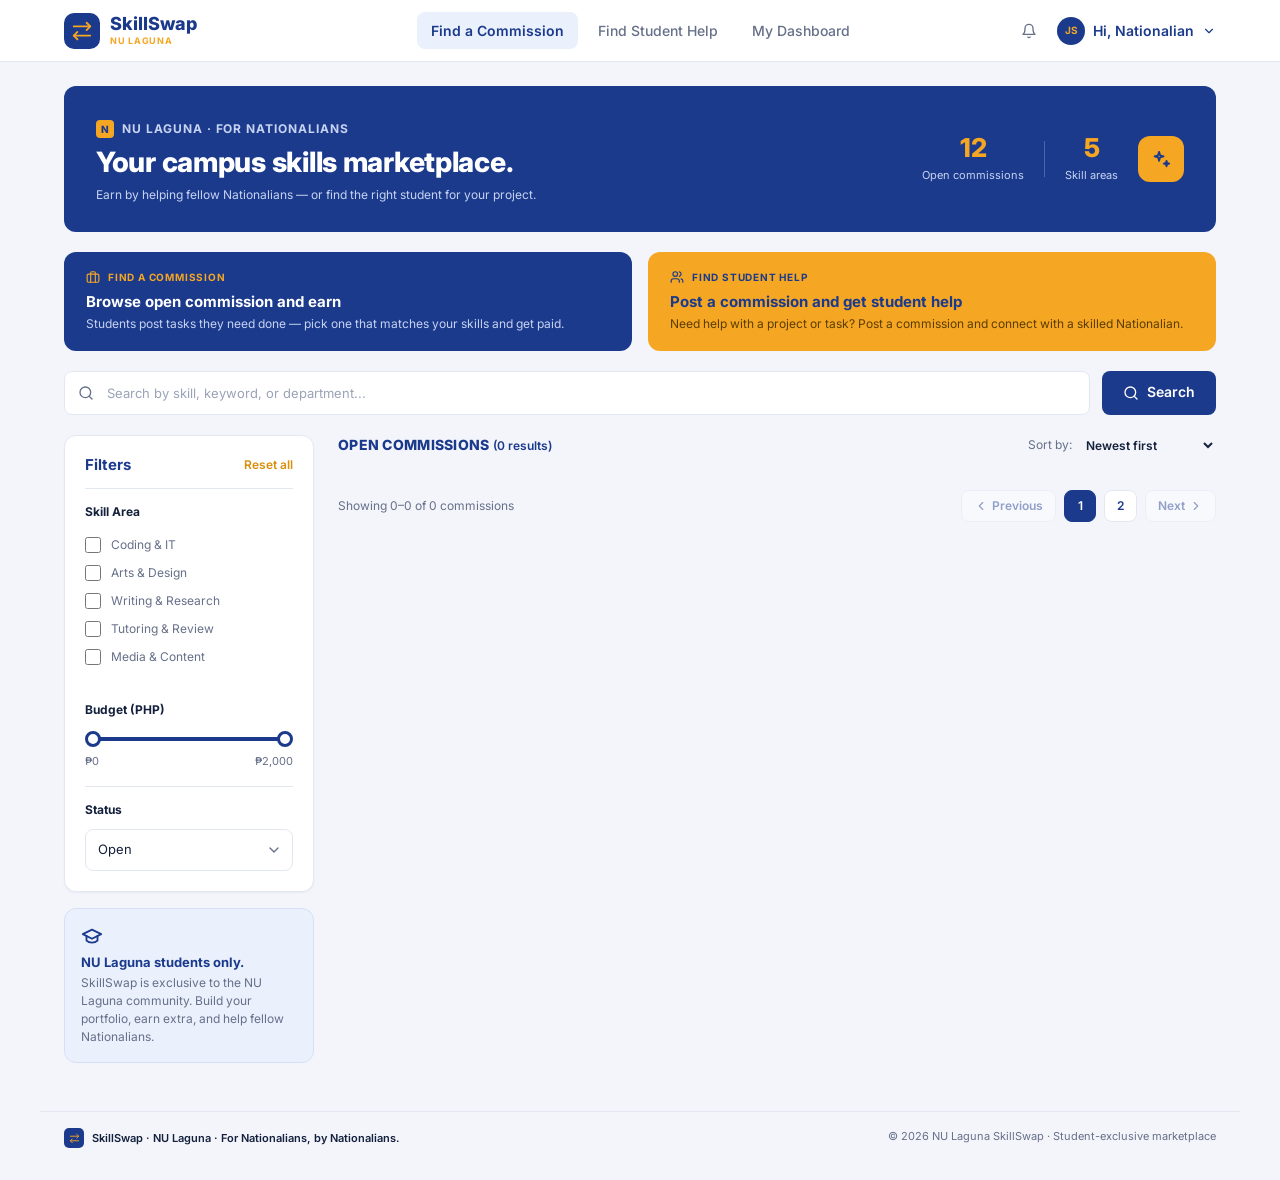
<file: app/homepage.html>
<!DOCTYPE html>
<html lang="en">
<head>
  <meta charset="UTF-8">
  <meta name="viewport" content="width=device-width, initial-scale=1">
  <title>SkillSwap · NU Laguna</title>
  <link rel="preconnect" href="https://fonts.googleapis.com">
  <link rel="preconnect" href="https://fonts.gstatic.com" crossorigin>
  <link href="https://fonts.googleapis.com/css2?family=Inter:wght@400;500;600;700;800&display=swap" rel="stylesheet">
  <!-- Bootstrap provides the responsive wireframe grid and accessible UI primitives. -->
  <link href="https://cdn.jsdelivr.net/npm/bootstrap@5.3.3/dist/css/bootstrap.min.css" rel="stylesheet">
  <link rel="stylesheet" href="css/variable.css">
  <link rel="stylesheet" href="css/resets.css">
  <link rel="stylesheet" href="css/components.css">
</head>
<body>
  <!-- SVG sprite sheet import -->
  <svg class="sprite" xmlns="http://www.w3.org/2000/svg" aria-hidden="true">
    <symbol id="i-swap" viewBox="0 0 24 24"><path d="m17 3 4 4-4 4"/><path d="M3 7h18"/><path d="m7 21-4-4 4-4"/><path d="M21 17H3"/></symbol>
    <symbol id="i-search" viewBox="0 0 24 24"><circle cx="11" cy="11" r="8"/><path d="m21 21-4.3-4.3"/></symbol>
    <symbol id="i-bell" viewBox="0 0 24 24"><path d="M6 8a6 6 0 0 1 12 0c0 7 3 9 3 9H3s3-2 3-9"/><path d="M10.3 21a1.94 1.94 0 0 0 3.4 0"/></symbol>
    <symbol id="i-chevron" viewBox="0 0 24 24"><path d="m6 9 6 6 6-6"/></symbol>
    <symbol id="i-left" viewBox="0 0 24 24"><path d="m15 18-6-6 6-6"/></symbol>
    <symbol id="i-right" viewBox="0 0 24 24"><path d="m9 18 6-6-6-6"/></symbol>
    <symbol id="i-arrow-left" viewBox="0 0 24 24"><path d="m12 19-7-7 7-7"/><path d="M19 12H5"/></symbol>
    <symbol id="i-arrow-right" viewBox="0 0 24 24"><path d="M5 12h14"/><path d="m12 5 7 7-7 7"/></symbol>
    <symbol id="i-calendar" viewBox="0 0 24 24"><rect x="3" y="4" width="18" height="18" rx="2"/><path d="M16 2v4M8 2v4M3 10h18"/></symbol>
    <symbol id="i-bookmark" viewBox="0 0 24 24"><path d="m19 21-7-4-7 4V5a2 2 0 0 1 2-2h10a2 2 0 0 1 2 2v16z"/></symbol>
    <symbol id="i-palette" viewBox="0 0 24 24"><path d="M12 22a10 10 0 1 1 10-10c0 3-2 4-4 4h-2a2 2 0 0 0-1 3.7c.6.5.5 2.3-3 2.3z"/><circle cx="7.5" cy="11" r="1"/><circle cx="12" cy="7" r="1"/><circle cx="16.5" cy="10" r="1"/></symbol>
    <symbol id="i-code" viewBox="0 0 24 24"><path d="m16 18 6-6-6-6"/><path d="m8 6-6 6 6 6"/></symbol>
    <symbol id="i-pen" viewBox="0 0 24 24"><path d="M12 20h9"/><path d="M16.5 3.5a2.12 2.12 0 0 1 3 3L7 19l-4 1 1-4z"/></symbol>
    <symbol id="i-book" viewBox="0 0 24 24"><path d="M2 3h6a4 4 0 0 1 4 4v14a3 3 0 0 0-3-3H2z"/><path d="M22 3h-6a4 4 0 0 0-4 4v14a3 3 0 0 1 3-3h7z"/></symbol>
    <symbol id="i-camera" viewBox="0 0 24 24"><path d="M14.5 4h-5L7 7H4a2 2 0 0 0-2 2v9a2 2 0 0 0 2 2h16a2 2 0 0 0 2-2V9a2 2 0 0 0-2-2h-3z"/><circle cx="12" cy="13" r="3"/></symbol>
    <symbol id="i-landmark" viewBox="0 0 24 24"><path d="M3 22h18"/><path d="M6 18v-7M10 18v-7M14 18v-7M18 18v-7"/><path d="m12 2 9 5H3z"/></symbol>
    <symbol id="i-briefcase" viewBox="0 0 24 24"><rect x="2" y="7" width="20" height="14" rx="2"/><path d="M16 21V5a2 2 0 0 0-2-2h-4a2 2 0 0 0-2 2v16"/></symbol>
    <symbol id="i-users" viewBox="0 0 24 24"><path d="M16 21v-2a4 4 0 0 0-4-4H6a4 4 0 0 0-4 4v2"/><circle cx="9" cy="7" r="4"/><path d="M22 21v-2a4 4 0 0 0-3-3.87"/><path d="M16 3.13a4 4 0 0 1 0 7.75"/></symbol>
    <symbol id="i-sparkles" viewBox="0 0 24 24"><path d="M9.9 4.2 11 8l3.8 1.1L11 10.2 9.9 14l-1.1-3.8L5 9.1l3.8-1.1z"/><path d="m18 14 .7 2.3L21 17l-2.3.7L18 20l-.7-2.3L15 17l2.3-.7z"/></symbol>
    <symbol id="i-cap" viewBox="0 0 24 24"><path d="M22 10 12 5 2 10l10 5z"/><path d="M6 12v5c3 3 9 3 12 0v-5"/></symbol>
    <symbol id="i-send" viewBox="0 0 24 24"><path d="m22 2-7 20-4-9-9-4z"/><path d="M22 2 11 13"/></symbol>
    <symbol id="i-bulb" viewBox="0 0 24 24"><path d="M15 14c.2-1 .7-1.7 1.5-2.5 1-.9 1.5-2.2 1.5-3.5A6 6 0 0 0 6 8c0 1 .2 2.2 1.5 3.5.7.7 1.3 1.5 1.5 2.5"/><path d="M9 18h6M10 22h4"/></symbol>
    <symbol id="i-check" viewBox="0 0 24 24"><circle cx="12" cy="12" r="10"/><path d="m9 12 2 2 4-4"/></symbol>
    <symbol id="i-clock" viewBox="0 0 24 24"><circle cx="12" cy="12" r="10"/><path d="M12 6v6l4 2"/></symbol>
    <symbol id="i-alert" viewBox="0 0 24 24"><circle cx="12" cy="12" r="10"/><path d="M12 8v4M12 16h.01"/></symbol>
    <symbol id="i-plus" viewBox="0 0 24 24"><path d="M5 12h14M12 5v14"/></symbol>
    <symbol id="i-file" viewBox="0 0 24 24"><path d="M14 2H6a2 2 0 0 0-2 2v16a2 2 0 0 0 2 2h12a2 2 0 0 0 2-2V8z"/><path d="M14 2v6h6M9 13h6M9 17h6"/></symbol>
    <symbol id="i-user" viewBox="0 0 24 24"><circle cx="12" cy="8" r="4"/><path d="M4 21a8 8 0 0 1 16 0"/></symbol>
    <symbol id="i-log-out" viewBox="0 0 24 24"><path d="M10 17l5-5-5-5"/><path d="M15 12H3"/><path d="M21 3v18"/></symbol>
  </svg>

<!-- HEADER -->
  <header class="site-header">
    <div class="site-header__inner">
      <a class="brand" href="homepage.html" aria-label="SkillSwap NU Laguna home">
        <span class="brand__mark">
          <svg class="ic ic-lg" aria-hidden="true"><use href="#i-swap"/></svg>
        </span>
        <span>
          <span class="brand__name">SkillSwap</span>
          <span class="brand__school">NU LAGUNA</span>
        </span>
      </a>
      <!-- NAV BAR CODE-->
      <nav class="main-nav" aria-label="Main">
        <a href="homepage.html" aria-current="page">Find a Commission</a>
        <a href="post_commission.html">Find Student Help</a>
        <a href="dashboard.html">My Dashboard</a>
      </nav>
            <!-- USER BAR CODE -->
      <div class="user-bar">
        <a class="icon-btn" href="notifications.html" aria-label="Notifications">
          <svg class="ic" aria-hidden="true"><use href="#i-bell"/></svg>
        </a>
        <div class="user-menu">
          <button class="user-chip" type="button" aria-haspopup="menu" aria-expanded="false" aria-controls="user-menu">
            <span class="avatar">JS</span>
            <span class="user-chip__name">Hi, Nationalian</span>
            <svg class="ic ic-sm user-chip__chevron" aria-hidden="true"><use href="#i-chevron"/></svg>
          </button>
          <div class="user-menu__dropdown" id="user-menu" role="menu" hidden>
            <a href="profile.html" role="menuitem"><svg class="ic ic-sm" aria-hidden="true"><use href="#i-user"/></svg>Profile</a>
            <a href="login.html" role="menuitem"><svg class="ic ic-sm" aria-hidden="true"><use href="#i-log-out"/></svg>Log out</a>
          </div>
        </div>
      </div>
    </div>
  </header>

  <main>
    <div class="page">
      <!-- HERO SECTION -->
      <section class="hero" aria-labelledby="hero-title">
        <div>
          <p class="hero__tag"><span class="hero__tag-mark">N</span>NU Laguna · For Nationalians</p>
          <h1 id="hero-title">Your campus skills marketplace.</h1>
          <p>Earn by helping fellow Nationalians — or find the right student for your project.</p>
        </div>
        <div class="hero__stats">
          <div class="stat"><strong>12</strong><span>Open commissions</span></div>
          <div class="hero__divider"></div>
          <div class="stat"><strong>5</strong><span>Skill areas</span></div>
          <div class="hero__badge">
            <svg class="ic ic-lg" aria-hidden="true"><use href="#i-sparkles"/></svg>
          </div>
        </div>
      </section>
      <section class="cta-row" aria-label="What would you like to do?">
        <a class="cta cta--navy" href="homepage.html">
          <span class="cta__label">
            <svg class="ic ic-sm" aria-hidden="true"><use href="#i-briefcase"/></svg> Find a commission
          </span>
          <h2>Browse open commission and earn</h2>
          <p>Students post tasks they need done — pick one that matches your skills and get paid.</p>
        </a>
        <a class="cta cta--gold" href="post_commission.html">
          <span class="cta__label">
            <svg class="ic ic-sm" aria-hidden="true"><use href="#i-users"/></svg> Find student help
          </span>
          <h2>Post a commission and get student help</h2>
          <p>Need help with a project or task? Post a commission and connect with a skilled Nationalian.</p>
        </a>
      </section>

      <form class="search-row" role="search" action="homepage.html" method="get">
        <div class="search-field">
          <svg class="ic" aria-hidden="true"><use href="#i-search"/></svg>
          <label class="sr-only" for="q">Search commissions</label>
          <input id="q" name="q" type="search" placeholder="Search by skill, keyword, or department...">
        </div>
        <button class="btn btn--primary btn--lg" type="submit">
          <svg class="ic" aria-hidden="true"><use href="#i-search"/></svg> Search
        </button>
      </form>

      <section class="browse" aria-label="Browse commissions">
        <aside class="sidebar" aria-label="Filters">
          <form class="card filters" id="filters">
            <div class="filters__head">
              <h2>Filters</h2>
              <button class="link-gold" type="reset">Reset all</button>
            </div>
            <fieldset class="filter-group filter-group--fieldset">
              <legend class="sr-only">Skill area</legend>
              <h3 aria-hidden="true">Skill Area</h3>
              <label class="check"><input type="checkbox" name="skill" value="Coding & IT"> Coding & IT</label>
              <label class="check"><input type="checkbox" name="skill" value="Arts & Design"> Arts & Design</label>
              <label class="check"><input type="checkbox" name="skill" value="Writing & Research"> Writing & Research</label>
              <label class="check"><input type="checkbox" name="skill" value="Tutoring & Review"> Tutoring & Review</label>
              <label class="check"><input type="checkbox" name="skill" value="Media & Content"> Media & Content</label>
            </fieldset>
            <div class="filter-group">
              <h3>Budget (PHP)</h3>
              <div class="range">
                <div class="range__track"></div>
                <label class="sr-only" for="budget-min">Minimum budget</label>
                <input id="budget-min" type="range" min="0" max="2000" value="0" step="50">
                <label class="sr-only" for="budget-max">Maximum budget</label>
                <input id="budget-max" type="range" min="0" max="2000" value="2000" step="50">
              </div>
              <div class="range-labels">
                <span>₱0</span>
                <span>₱2,000</span>
              </div>
            </div>
            <div class="filter-group">
              <h3><label for="status">Status</label></h3>
              <select class="select" id="status" name="status">
                <option>Open</option>
                <option>In Progress</option>
                <option>Completed</option>
              </select>
            </div>
          </form>
          <div class="note-card">
            <svg class="ic ic-lg" aria-hidden="true"><use href="#i-cap"/></svg>
            <h3>NU Laguna students only.</h3>
            <p>SkillSwap is exclusive to the NU Laguna community. Build your portfolio, earn extra, and help fellow Nationalians.</p>
          </div>
        </aside>

        <section aria-labelledby="results-title">
          <div class="results-head">
            <h2 id="results-title">Open commissions <small>(12 results)</small></h2>
            <label class="sort" for="sort">Sort by:
              <select id="sort">
                <option>Newest first</option>
                <option>Budget: high to low</option>
                <option>Budget: low to high</option>
                <option>Deadline: soonest</option>
              </select>
            </label>
          </div>

          <div class="card-grid">
            <article class="commission" data-category="Arts & Design">
              <div class="commission__top">
                <span class="commission__cat">
                  <span class="commission__cat-ic"><svg class="ic" aria-hidden="true"><use href="#i-palette"/></svg></span>Arts & Design
                </span>
                <button class="commission__save" type="button" aria-label="Save commission">
                  <svg class="ic" aria-hidden="true"><use href="#i-bookmark"/></svg>
                </button>
              </div>
              <h3>Logo for NU Laguna Org Fest</h3>
              <p class="commission__by">Student Council – NU Laguna</p>
              <p class="commission__desc">Create a vibrant logo for our annual campus organization fair representing all NU Laguna colleges.</p>
              <div class="commission__meta">
                <span class="price">₱500</span>
                <span class="due"><svg class="ic ic-sm" aria-hidden="true"><use href="#i-calendar"/></svg> Due Oct 20</span>
              </div>
              <div class="commission__foot">
                <span class="pill">3 applicants</span>
                <a class="btn btn--primary btn--sm" href="commission.html">View &amp; Apply</a>
              </div>
            </article>

            <article class="commission" data-category="Coding & IT">
              <div class="commission__top">
                <span class="commission__cat">
                  <span class="commission__cat-ic"><svg class="ic" aria-hidden="true"><use href="#i-code"/></svg></span>Coding & IT
                </span>
                <button class="commission__save" type="button" aria-label="Save commission">
                  <svg class="ic" aria-hidden="true"><use href="#i-bookmark"/></svg>
                </button>
              </div>
              <h3>Club landing page</h3>
              <p class="commission__by">Dev Society – NU Laguna</p>
              <p class="commission__desc">Build a responsive one-page site for our NU Laguna student developer community.</p>
              <div class="commission__meta">
                <span class="price">₱1,500</span>
                <span class="due"><svg class="ic ic-sm" aria-hidden="true"><use href="#i-calendar"/></svg> Due Oct 22</span>
              </div>
              <div class="commission__foot">
                <span class="pill">5 applicants</span>
                <a class="btn btn--primary btn--sm" href="commission.html">View &amp; Apply</a>
              </div>
            </article>

            <article class="commission" data-category="Writing & Research">
              <div class="commission__top">
                <span class="commission__cat">
                  <span class="commission__cat-ic"><svg class="ic" aria-hidden="true"><use href="#i-pen"/></svg></span>Writing & Research
                </span>
                <button class="commission__save" type="button" aria-label="Save commission">
                  <svg class="ic" aria-hidden="true"><use href="#i-bookmark"/></svg>
                </button>
              </div>
              <h3>NU campus newsletter article</h3>
              <p class="commission__by">The Nationalian Press</p>
              <p class="commission__desc">Write a 600-word feature on student-led sustainability projects on our campus.</p>
              <div class="commission__meta">
                <span class="price">₱350</span>
                <span class="due"><svg class="ic ic-sm" aria-hidden="true"><use href="#i-calendar"/></svg> Due Oct 18</span>
              </div>
              <div class="commission__foot">
                <span class="pill">2 applicants</span>
                <a class="btn btn--primary btn--sm" href="commission.html">View &amp; Apply</a>
              </div>
            </article>

            <article class="commission" data-category="Tutoring & Review">
              <div class="commission__top">
                <span class="commission__cat">
                  <span class="commission__cat-ic"><svg class="ic" aria-hidden="true"><use href="#i-book"/></svg></span>Tutoring & Review
                </span>
                <button class="commission__save" type="button" aria-label="Save commission">
                  <svg class="ic" aria-hidden="true"><use href="#i-bookmark"/></svg>
                </button>
              </div>
              <h3>Calculus study sessions</h3>
              <p class="commission__by">Eri Arandela – BSIT 1st Year</p>
              <p class="commission__desc">Help a first-year Nationalian review derivatives in two 1-hour online sessions.</p>
              <div class="commission__meta">
                <span class="price">₱800</span>
                <span class="due"><svg class="ic ic-sm" aria-hidden="true"><use href="#i-calendar"/></svg> Due Oct 23</span>
              </div>
              <div class="commission__foot">
                <span class="pill">4 applicants</span>
                <a class="btn btn--primary btn--sm" href="commission.html">View &amp; Apply</a>
              </div>
            </article>

            <article class="commission" data-category="Arts & Design">
              <div class="commission__top">
                <span class="commission__cat">
                  <span class="commission__cat-ic"><svg class="ic" aria-hidden="true"><use href="#i-palette"/></svg></span>Arts & Design
                </span>
                <button class="commission__save" type="button" aria-label="Save commission">
                  <svg class="ic" aria-hidden="true"><use href="#i-bookmark"/></svg>
                </button>
              </div>
              <h3>Social posts for NU Art Week</h3>
              <p class="commission__by">NU Arts Collective</p>
              <p class="commission__desc">Design five eye-catching Instagram posts for our NU Laguna campus art week.</p>
              <div class="commission__meta">
                <span class="price">₱700</span>
                <span class="due"><svg class="ic ic-sm" aria-hidden="true"><use href="#i-calendar"/></svg> Due Oct 25</span>
              </div>
              <div class="commission__foot">
                <span class="pill">1 applicant</span>
                <a class="btn btn--primary btn--sm" href="commission.html">View &amp; Apply</a>
              </div>
            </article>

            <article class="commission" data-category="Writing & Research">
              <div class="commission__top">
                <span class="commission__cat">
                  <span class="commission__cat-ic"><svg class="ic" aria-hidden="true"><use href="#i-pen"/></svg></span>Writing & Research
                </span>
                <button class="commission__save" type="button" aria-label="Save commission">
                  <svg class="ic" aria-hidden="true"><use href="#i-bookmark"/></svg>
                </button>
              </div>
              <h3>Polish a research abstract</h3>
              <p class="commission__by">Yana Nepomuceno – BSBA 3rd Year</p>
              <p class="commission__desc">Edit a 300-word abstract for clarity, grammar, and academic tone for a research submission.</p>
              <div class="commission__meta">
                <span class="price">₱250</span>
                <span class="due"><svg class="ic ic-sm" aria-hidden="true"><use href="#i-calendar"/></svg> Due Oct 19</span>
              </div>
              <div class="commission__foot">
                <span class="pill">2 applicants</span>
                <a class="btn btn--primary btn--sm" href="commission.html">View &amp; Apply</a>
              </div>
            </article>
          </div>

          <nav class="pagination" aria-label="Pagination">
            <span>Showing 1–6 of 12 commissions</span>
            <div class="pager">
              <a href="#"><svg class="ic ic-sm" aria-hidden="true"><use href="#i-left"/></svg> Previous</a>
              <a href="#" aria-current="page">1</a>
              <a href="#">2</a>
              <a href="#">Next <svg class="ic ic-sm" aria-hidden="true"><use href="#i-right"/></svg></a>
            </div>
          </nav>
        </section>
      </section>
    </div>
  </main>

  <footer class="site-footer">
    <span class="brand">
      <span class="brand__mark"><svg class="ic" aria-hidden="true"><use href="#i-swap"/></svg></span>
      SkillSwap · NU Laguna · For Nationalians, by Nationalians.
    </span>
    <span>© 2026 NU Laguna SkillSwap · Student-exclusive marketplace</span>
  </footer>

  <!-- Bootstrap bundle enables future component behavior; app.js owns marketplace interactions. -->
  <script src="https://cdn.jsdelivr.net/npm/bootstrap@5.3.3/dist/js/bootstrap.bundle.min.js"></script>
  <script src="js/ui.js"></script>
  <script src="js/app.js"></script>
</body>
</html>
</file>
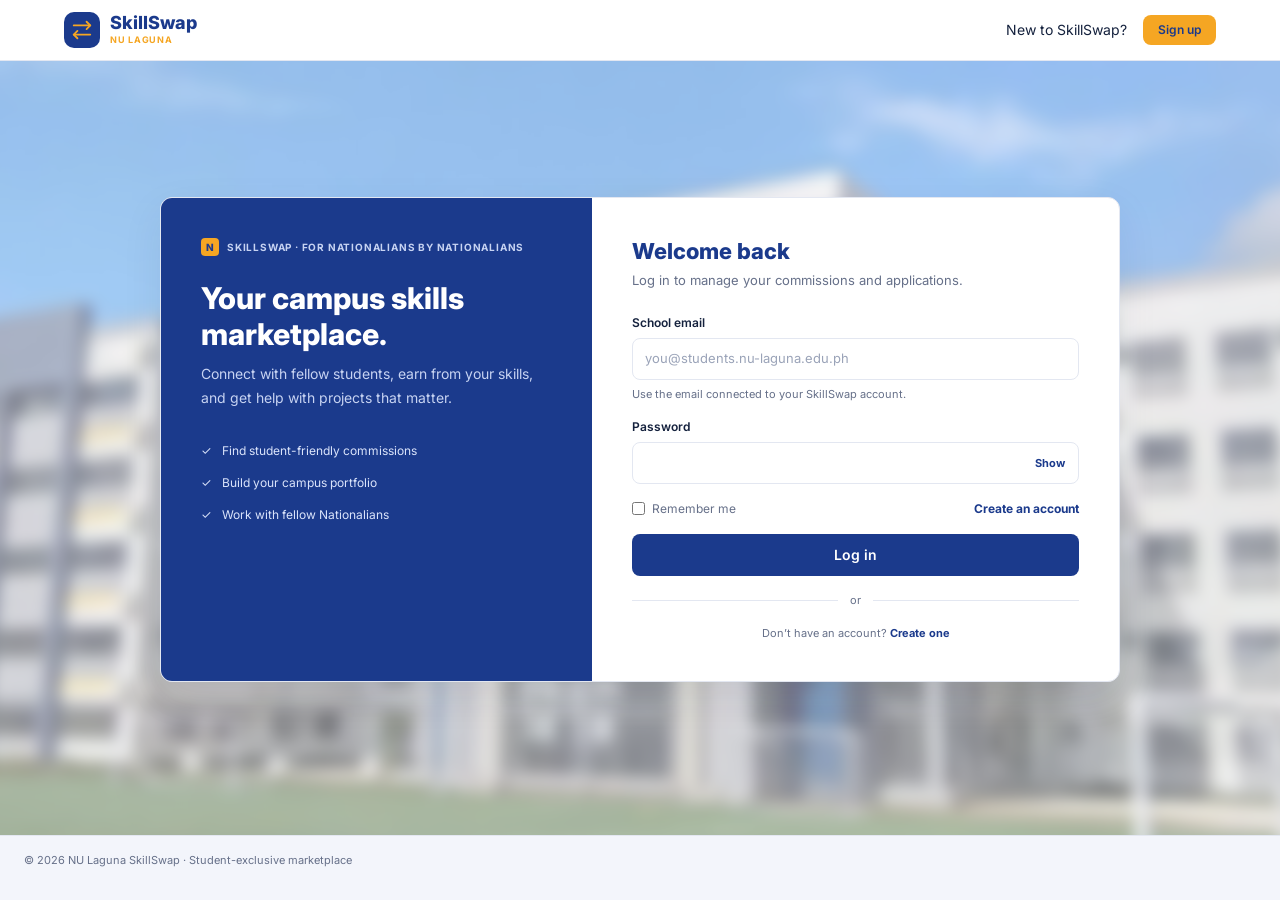
<file: app/login.html>
<!DOCTYPE html>
<html lang="en">
<head>
  <meta charset="UTF-8">
  <meta name="viewport" content="width=device-width, initial-scale=1">
  <title>Log in · SkillSwap NU Laguna</title>
  <link rel="preconnect" href="https://fonts.googleapis.com">
  <link rel="preconnect" href="https://fonts.gstatic.com" crossorigin>
  <link href="https://fonts.googleapis.com/css2?family=Inter:wght@400;500;600;700;800&display=swap" rel="stylesheet">
  <!-- Bootstrap provides the same responsive base used across the marketplace. -->
  <link href="https://cdn.jsdelivr.net/npm/bootstrap@5.3.3/dist/css/bootstrap.min.css" rel="stylesheet">
  <link rel="stylesheet" href="css/variable.css">
  <link rel="stylesheet" href="css/resets.css">
  <link rel="stylesheet" href="css/components.css">
  <link rel="stylesheet" href="css/auth.css">
</head>
<body class="auth-page">
  <!-- Shared logo icon definition used by the marketplace pages. -->
  <svg class="sprite" xmlns="http://www.w3.org/2000/svg" aria-hidden="true">
    <symbol id="i-swap" viewBox="0 0 24 24">
      <path d="m17 3 4 4-4 4"/>
      <path d="M3 7h18"/>
      <path d="m7 21-4-4 4-4"/>
      <path d="M21 17H3"/>
    </symbol>
  </svg>

  <!-- Shared SkillSwap brand header. -->
  <header class="site-header">
    <div class="site-header__inner">
      <a class="brand" href="index.html" aria-label="SkillSwap NU Laguna home">
        <span class="brand__mark">
          <svg class="ic ic-lg" aria-hidden="true"><use href="#i-swap"/></svg>
        </span>
        <span>
          <span class="brand__name">SkillSwap</span>
          <span class="brand__school">NU LAGUNA</span>
        </span>
      </a>
      <div class="user-bar">
        <span class="user-chip__name">New to SkillSwap?</span>
        <a class="btn btn--gold btn--sm" href="signup.html">Sign up</a>
      </div>
    </div>
  </header>

  <main class="auth-main">
    <section class="auth-shell" aria-labelledby="login-title">
      <aside class="auth-intro">
        <p class="hero__tag"><span class="hero__tag-mark">N</span>SkillSwap · For Nationalians By Nationalians</p>
        <h1>Your campus skills marketplace.</h1>
        <p>Connect with fellow students, earn from your skills, and get help with projects that matter.</p>
        <div class="auth-benefits">
          <div class="auth-benefit"><span aria-hidden="true">✓</span><span>Find student-friendly commissions</span></div>
          <div class="auth-benefit"><span aria-hidden="true">✓</span><span>Build your campus portfolio</span></div>
          <div class="auth-benefit"><span aria-hidden="true">✓</span><span>Work with fellow Nationalians</span></div>
        </div>
      </aside>

      <div class="auth-form-panel">
        <h2 id="login-title">Welcome back</h2>
        <p class="auth-subtitle">Log in to manage your commissions and applications.</p>
        <form class="auth-form" id="login-form" action="login.php" method="post" novalidate>
          <div class="auth-field">
            <label for="email">School email</label>
            <input id="email" name="email" type="email" autocomplete="email" placeholder="you@students.nu-laguna.edu.ph" required>
            <span class="field__hint">Use the email connected to your SkillSwap account.</span>
          </div>
          <div class="auth-field">
            <label for="password">Password</label>
            <div class="auth-input-wrap">
              <input id="password" name="password" type="password" autocomplete="current-password" minlength="8" required>
              <button class="password-toggle" type="button" data-target="password" aria-label="Show password">Show</button>
            </div>
          </div>
          <div class="auth-options">
            <label><input type="checkbox" name="remember"> Remember me</label>
            <a class="auth-link" href="signup.html">Create an account</a>
          </div>
          <button class="btn btn--primary btn--lg btn--block" type="submit">Log in</button>
          <div class="auth-divider">or</div>
          <p class="auth-note">Don’t have an account? <a class="auth-link" href="signup.html">Create one</a></p>
        </form>
      </div>
    </section>
  </main>

  <footer class="site-footer auth-footer"><span>© 2026 NU Laguna SkillSwap · Student-exclusive marketplace</span></footer>
  <script src="js/ui.js"></script>
  <script src="js/auth.js"></script>
</body>
</html>
</file>
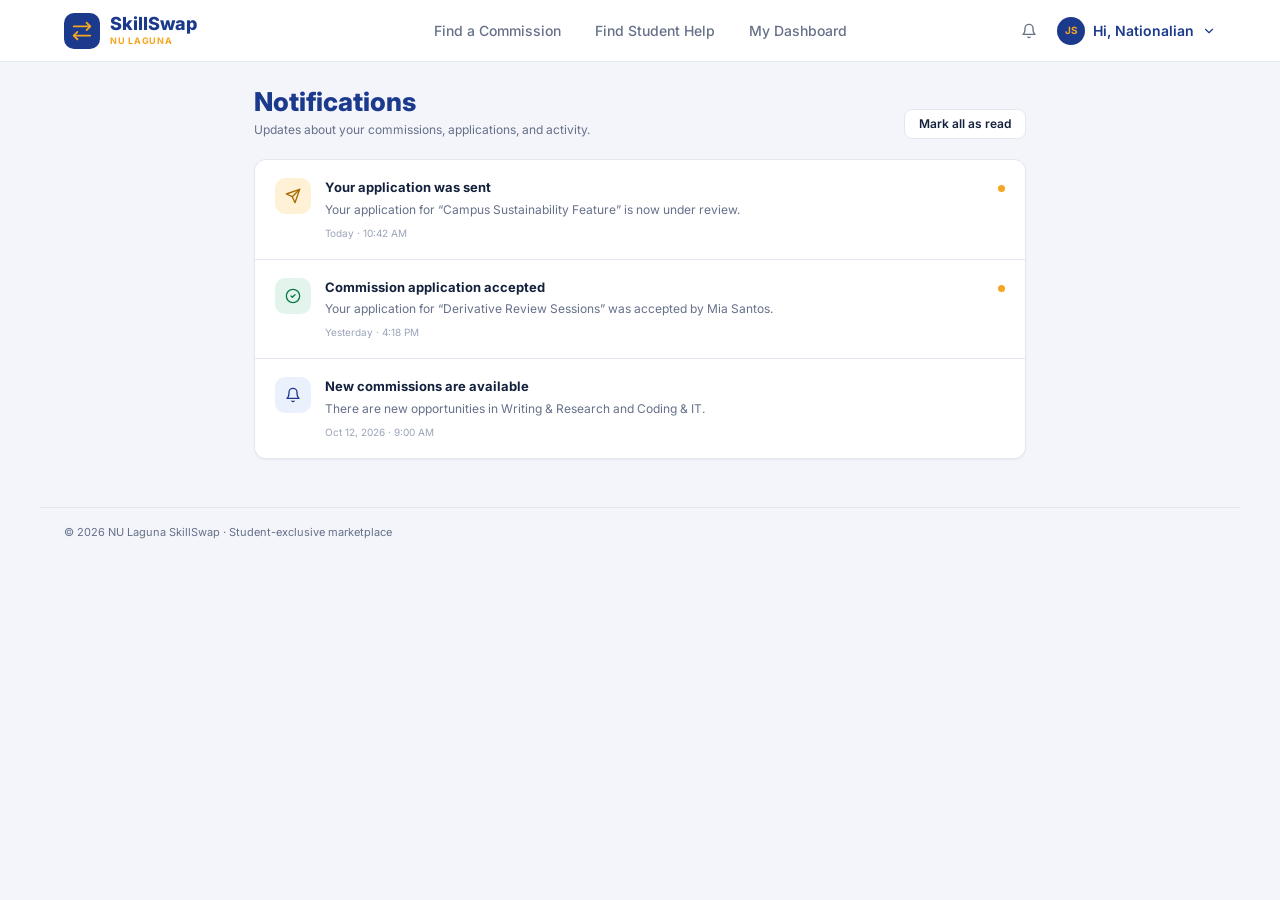
<file: app/notifications.html>
<!DOCTYPE html>
<html lang="en">
<head>
  <meta charset="UTF-8">
  <meta name="viewport" content="width=device-width, initial-scale=1">
  <title>Notifications · SkillSwap NU Laguna</title>
  <link rel="preconnect" href="https://fonts.googleapis.com">
  <link rel="preconnect" href="https://fonts.gstatic.com" crossorigin>
  <link href="https://fonts.googleapis.com/css2?family=Inter:wght@400;500;600;700;800&display=swap" rel="stylesheet">
  <link rel="stylesheet" href="css/variable.css">
  <link rel="stylesheet" href="css/resets.css">
  <link rel="stylesheet" href="css/components.css">
</head>
<body>
  <svg class="sprite" xmlns="http://www.w3.org/2000/svg" aria-hidden="true">
    <symbol id="i-swap" viewBox="0 0 24 24"><path d="m17 3 4 4-4 4"/><path d="M3 7h18"/><path d="m7 21-4-4 4-4"/><path d="M21 17H3"/></symbol>
    <symbol id="i-bell" viewBox="0 0 24 24"><path d="M6 8a6 6 0 0 1 12 0c0 7 3 9 3 9H3s3-2 3-9"/><path d="M10.3 21a1.94 1.94 0 0 0 3.4 0"/></symbol>
    <symbol id="i-chevron" viewBox="0 0 24 24"><path d="m6 9 6 6 6-6"/></symbol>
    <symbol id="i-check" viewBox="0 0 24 24"><circle cx="12" cy="12" r="10"/><path d="m9 12 2 2 4-4"/></symbol>
    <symbol id="i-send" viewBox="0 0 24 24"><path d="m22 2-7 20-4-9-9-4z"/><path d="M22 2 11 13"/></symbol>
    <symbol id="i-user" viewBox="0 0 24 24"><circle cx="12" cy="8" r="4"/><path d="M4 21a8 8 0 0 1 16 0"/></symbol>
    <symbol id="i-log-out" viewBox="0 0 24 24"><path d="M10 17l5-5-5-5"/><path d="M15 12H3"/><path d="M21 3v18"/></symbol>
  </svg>

  <header class="site-header">
    <div class="site-header__inner">
      <a class="brand" href="homepage.html" aria-label="SkillSwap NU Laguna home">
        <span class="brand__mark">
          <svg class="ic ic-lg" aria-hidden="true"><use href="#i-swap"/></svg>
        </span>
        <span>
          <span class="brand__name">SkillSwap</span>
          <span class="brand__school">NU LAGUNA</span>
        </span>
      </a>
      <nav class="main-nav" aria-label="Main">
        <a href="homepage.html">Find a Commission</a>
        <a href="post_commission.html">Find Student Help</a>
        <a href="dashboard.html">My Dashboard</a>
      </nav>
      <div class="user-bar">
        <a class="icon-btn" href="notifications.html" aria-label="Notifications" aria-current="page">
          <svg class="ic" aria-hidden="true"><use href="#i-bell"/></svg>
        </a>
        <div class="user-menu">
          <button class="user-chip" type="button" aria-haspopup="menu" aria-expanded="false" aria-controls="user-menu">
            <span class="avatar">JS</span>
            <span class="user-chip__name">Hi, Nationalian</span>
            <svg class="ic ic-sm user-chip__chevron" aria-hidden="true"><use href="#i-chevron"/></svg>
          </button>
          <div class="user-menu__dropdown" id="user-menu" role="menu" hidden>
            <a href="dashboard.html" role="menuitem"><svg class="ic ic-sm" aria-hidden="true"><use href="#i-user"/></svg>Profile</a>
            <a href="login.html" role="menuitem"><svg class="ic ic-sm" aria-hidden="true"><use href="#i-log-out"/></svg>Log out</a>
          </div>
        </div>
      </div>
    </div>
  </header>

  <main>
    <div class="page notifications-page">
      <div class="notifications-head">
        <div>
          <h1>Notifications</h1>
          <p>Updates about your commissions, applications, and activity.</p>
        </div>
        <button class="btn btn--ghost btn--sm" type="button">Mark all as read</button>
      </div>

      <section class="notifications-list" aria-label="Recent notifications">
        <article class="notification">
          <span class="notification__icon notification__icon--gold" aria-hidden="true">
            <svg class="ic" aria-hidden="true"><use href="#i-send"/></svg>
          </span>
          <div class="notification__body">
            <strong>Your application was sent</strong>
            <p>Your application for “Campus Sustainability Feature” is now under review.</p>
            <span class="notification__time">Today · 10:42 AM</span>
          </div>
          <span class="notification__status" aria-label="Unread"></span>
        </article>
        <article class="notification">
          <span class="notification__icon notification__icon--green" aria-hidden="true">
            <svg class="ic" aria-hidden="true"><use href="#i-check"/></svg>
          </span>
          <div class="notification__body">
            <strong>Commission application accepted</strong>
            <p>Your application for “Derivative Review Sessions” was accepted by Mia Santos.</p>
            <span class="notification__time">Yesterday · 4:18 PM</span>
          </div>
          <span class="notification__status" aria-label="Unread"></span>
        </article>
        <article class="notification notification--read">
          <span class="notification__icon" aria-hidden="true">
            <svg class="ic" aria-hidden="true"><use href="#i-bell"/></svg>
          </span>
          <div class="notification__body">
            <strong>New commissions are available</strong>
            <p>There are new opportunities in Writing &amp; Research and Coding &amp; IT.</p>
            <span class="notification__time">Oct 12, 2026 · 9:00 AM</span>
          </div>
          <span class="notification__status" aria-hidden="true"></span>
        </article>
      </section>
    </div>
  </main>

  <footer class="site-footer">
    <span>© 2026 NU Laguna SkillSwap · Student-exclusive marketplace</span>
  </footer>
  <script src="js/ui.js"></script>
  <script src="js/app.js"></script>
</body>
</html>
</file>
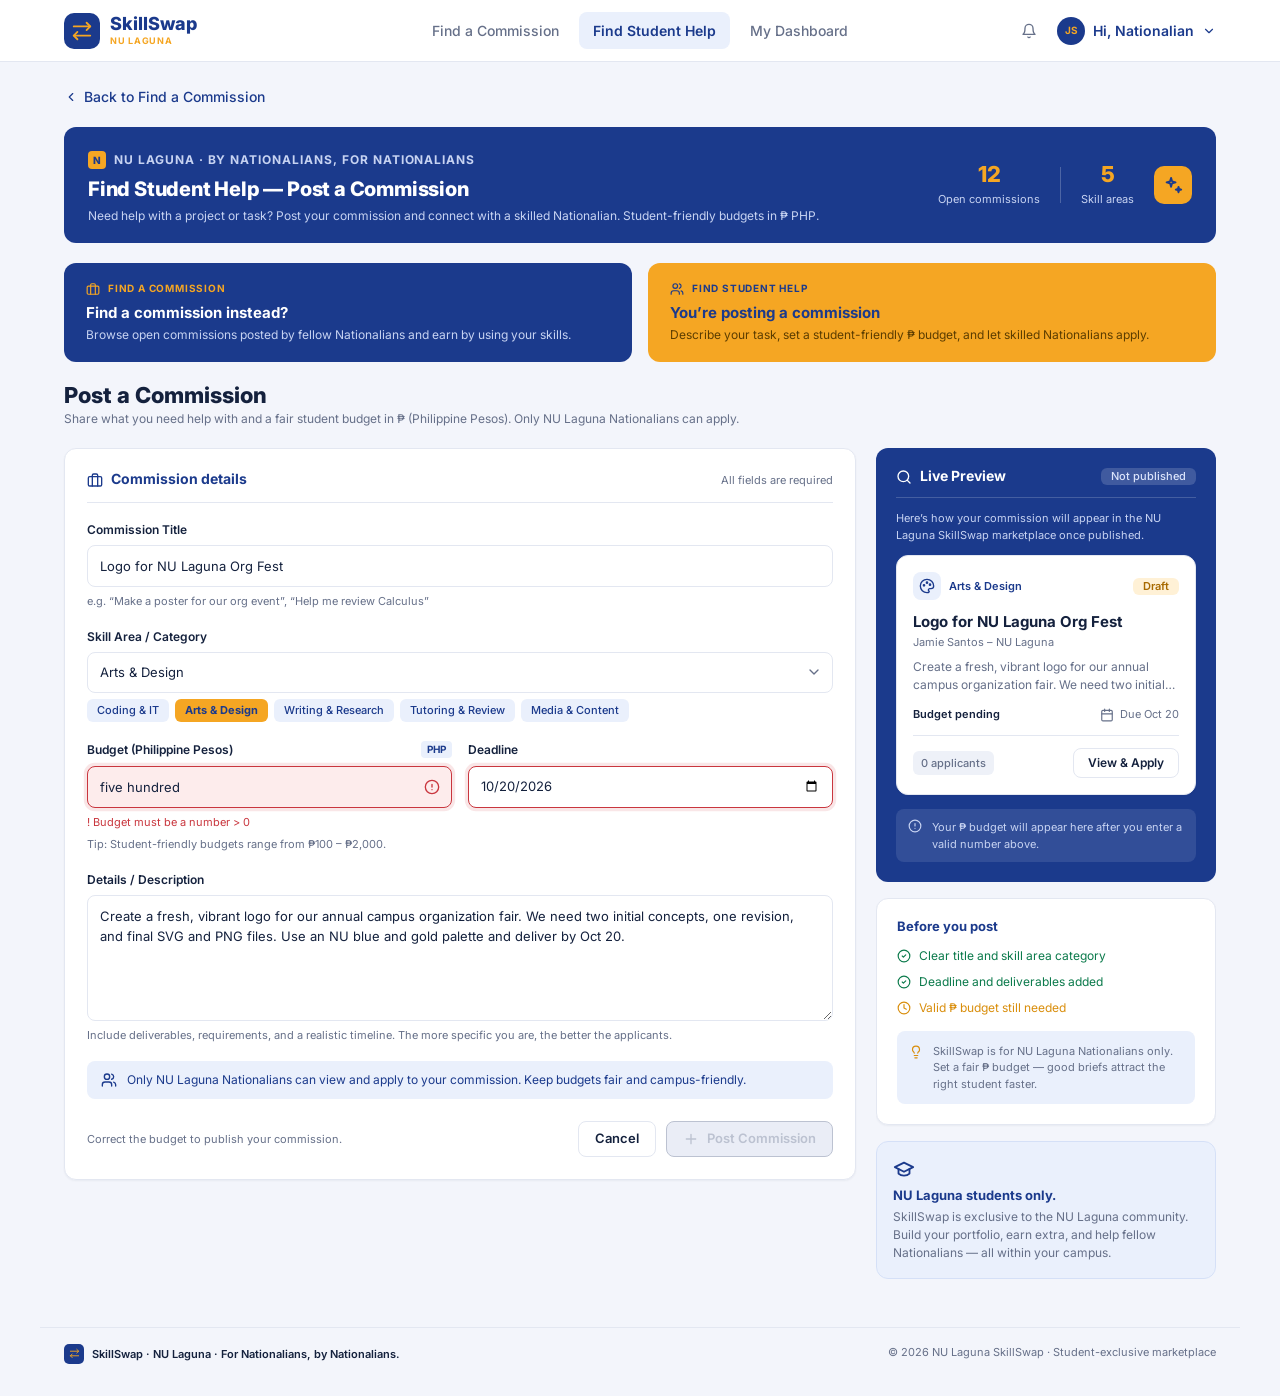
<file: app/post_commission.html>
<!DOCTYPE html>
<html lang="en">
<head>
  <meta charset="UTF-8">
  <meta name="viewport" content="width=device-width, initial-scale=1">
  <title>Post a Commission · SkillSwap NU Laguna</title>
  <link rel="preconnect" href="https://fonts.googleapis.com">
  <link rel="preconnect" href="https://fonts.gstatic.com" crossorigin>
  <link href="https://fonts.googleapis.com/css2?family=Inter:wght@400;500;600;700;800&display=swap" rel="stylesheet">
  <!-- Bootstrap provides the responsive wireframe grid and accessible UI primitives. -->
  <link href="https://cdn.jsdelivr.net/npm/bootstrap@5.3.3/dist/css/bootstrap.min.css" rel="stylesheet">
  <link rel="stylesheet" href="css/variable.css">
  <link rel="stylesheet" href="css/resets.css">
  <link rel="stylesheet" href="css/components.css">
</head>
<body>

  <svg class="sprite" xmlns="http://www.w3.org/2000/svg" aria-hidden="true">
    <symbol id="i-swap" viewBox="0 0 24 24"><path d="m17 3 4 4-4 4"/><path d="M3 7h18"/><path d="m7 21-4-4 4-4"/><path d="M21 17H3"/></symbol>
    <symbol id="i-search" viewBox="0 0 24 24"><circle cx="11" cy="11" r="8"/><path d="m21 21-4.3-4.3"/></symbol>
    <symbol id="i-bell" viewBox="0 0 24 24"><path d="M6 8a6 6 0 0 1 12 0c0 7 3 9 3 9H3s3-2 3-9"/><path d="M10.3 21a1.94 1.94 0 0 0 3.4 0"/></symbol>
    <symbol id="i-chevron" viewBox="0 0 24 24"><path d="m6 9 6 6 6-6"/></symbol>
    <symbol id="i-left" viewBox="0 0 24 24"><path d="m15 18-6-6 6-6"/></symbol>
    <symbol id="i-right" viewBox="0 0 24 24"><path d="m9 18 6-6-6-6"/></symbol>
    <symbol id="i-arrow-left" viewBox="0 0 24 24"><path d="m12 19-7-7 7-7"/><path d="M19 12H5"/></symbol>
    <symbol id="i-arrow-right" viewBox="0 0 24 24"><path d="M5 12h14"/><path d="m12 5 7 7-7 7"/></symbol>
    <symbol id="i-calendar" viewBox="0 0 24 24"><rect x="3" y="4" width="18" height="18" rx="2"/><path d="M16 2v4M8 2v4M3 10h18"/></symbol>
    <symbol id="i-bookmark" viewBox="0 0 24 24"><path d="m19 21-7-4-7 4V5a2 2 0 0 1 2-2h10a2 2 0 0 1 2 2v16z"/></symbol>
    <symbol id="i-palette" viewBox="0 0 24 24"><path d="M12 22a10 10 0 1 1 10-10c0 3-2 4-4 4h-2a2 2 0 0 0-1 3.7c.6.5.5 2.3-3 2.3z"/><circle cx="7.5" cy="11" r="1"/><circle cx="12" cy="7" r="1"/><circle cx="16.5" cy="10" r="1"/></symbol>
    <symbol id="i-code" viewBox="0 0 24 24"><path d="m16 18 6-6-6-6"/><path d="m8 6-6 6 6 6"/></symbol>
    <symbol id="i-pen" viewBox="0 0 24 24"><path d="M12 20h9"/><path d="M16.5 3.5a2.12 2.12 0 0 1 3 3L7 19l-4 1 1-4z"/></symbol>
    <symbol id="i-book" viewBox="0 0 24 24"><path d="M2 3h6a4 4 0 0 1 4 4v14a3 3 0 0 0-3-3H2z"/><path d="M22 3h-6a4 4 0 0 0-4 4v14a3 3 0 0 1 3-3h7z"/></symbol>
    <symbol id="i-camera" viewBox="0 0 24 24"><path d="M14.5 4h-5L7 7H4a2 2 0 0 0-2 2v9a2 2 0 0 0 2 2h16a2 2 0 0 0 2-2V9a2 2 0 0 0-2-2h-3z"/><circle cx="12" cy="13" r="3"/></symbol>
    <symbol id="i-landmark" viewBox="0 0 24 24"><path d="M3 22h18"/><path d="M6 18v-7M10 18v-7M14 18v-7M18 18v-7"/><path d="m12 2 9 5H3z"/></symbol>
    <symbol id="i-briefcase" viewBox="0 0 24 24"><rect x="2" y="7" width="20" height="14" rx="2"/><path d="M16 21V5a2 2 0 0 0-2-2h-4a2 2 0 0 0-2 2v16"/></symbol>
    <symbol id="i-users" viewBox="0 0 24 24"><path d="M16 21v-2a4 4 0 0 0-4-4H6a4 4 0 0 0-4 4v2"/><circle cx="9" cy="7" r="4"/><path d="M22 21v-2a4 4 0 0 0-3-3.87"/><path d="M16 3.13a4 4 0 0 1 0 7.75"/></symbol>
    <symbol id="i-sparkles" viewBox="0 0 24 24"><path d="M9.9 4.2 11 8l3.8 1.1L11 10.2 9.9 14l-1.1-3.8L5 9.1l3.8-1.1z"/><path d="m18 14 .7 2.3L21 17l-2.3.7L18 20l-.7-2.3L15 17l2.3-.7z"/></symbol>
    <symbol id="i-cap" viewBox="0 0 24 24"><path d="M22 10 12 5 2 10l10 5z"/><path d="M6 12v5c3 3 9 3 12 0v-5"/></symbol>
    <symbol id="i-send" viewBox="0 0 24 24"><path d="m22 2-7 20-4-9-9-4z"/><path d="M22 2 11 13"/></symbol>
    <symbol id="i-bulb" viewBox="0 0 24 24"><path d="M15 14c.2-1 .7-1.7 1.5-2.5 1-.9 1.5-2.2 1.5-3.5A6 6 0 0 0 6 8c0 1 .2 2.2 1.5 3.5.7.7 1.3 1.5 1.5 2.5"/><path d="M9 18h6M10 22h4"/></symbol>
    <symbol id="i-check" viewBox="0 0 24 24"><circle cx="12" cy="12" r="10"/><path d="m9 12 2 2 4-4"/></symbol>
    <symbol id="i-clock" viewBox="0 0 24 24"><circle cx="12" cy="12" r="10"/><path d="M12 6v6l4 2"/></symbol>
    <symbol id="i-alert" viewBox="0 0 24 24"><circle cx="12" cy="12" r="10"/><path d="M12 8v4M12 16h.01"/></symbol>
    <symbol id="i-plus" viewBox="0 0 24 24"><path d="M5 12h14M12 5v14"/></symbol>
    <symbol id="i-file" viewBox="0 0 24 24"><path d="M14 2H6a2 2 0 0 0-2 2v16a2 2 0 0 0 2 2h12a2 2 0 0 0 2-2V8z"/><path d="M14 2v6h6M9 13h6M9 17h6"/></symbol>
    <symbol id="i-user" viewBox="0 0 24 24"><circle cx="12" cy="8" r="4"/><path d="M4 21a8 8 0 0 1 16 0"/></symbol>
    <symbol id="i-log-out" viewBox="0 0 24 24"><path d="M10 17l5-5-5-5"/><path d="M15 12H3"/><path d="M21 3v18"/></symbol>
  </svg>

  <header class="site-header">
    <div class="site-header__inner">
      <a class="brand" href="homepage.html" aria-label="SkillSwap NU Laguna home">
        <span class="brand__mark">
          <svg class="ic ic-lg" aria-hidden="true"><use href="#i-swap"/></svg>
        </span>
        <span>
          <span class="brand__name">SkillSwap</span>
          <span class="brand__school">NU LAGUNA</span>
        </span>
      </a>

      <nav class="main-nav" aria-label="Main">
        <a href="homepage.html">Find a Commission</a>
        <a href="post_commission.html" aria-current="page">Find Student Help</a>
        <a href="dashboard.html">My Dashboard</a>
      </nav>

      <div class="user-bar">
        <a class="icon-btn" href="notifications.html" aria-label="Notifications">
          <svg class="ic" aria-hidden="true"><use href="#i-bell"/></svg>
        </a>
        <div class="user-menu">
          <button class="user-chip" type="button" aria-haspopup="menu" aria-expanded="false" aria-controls="user-menu">
            <span class="avatar">JS</span>
            <span class="user-chip__name">Hi, Nationalian</span>
            <svg class="ic ic-sm user-chip__chevron" aria-hidden="true"><use href="#i-chevron"/></svg>
          </button>
          <div class="user-menu__dropdown" id="user-menu" role="menu" hidden>
            <a href="profile.html" role="menuitem"><svg class="ic ic-sm" aria-hidden="true"><use href="#i-user"/></svg>Profile</a>
            <a href="login.html" role="menuitem"><svg class="ic ic-sm" aria-hidden="true"><use href="#i-log-out"/></svg>Log out</a>
          </div>
        </div>
      </div>
    </div>
  </header>

  <main>
    <div class="page">
      <a class="back-link" href="homepage.html"><svg class="ic ic-sm" aria-hidden="true"><use href="#i-left"/></svg> Back to Find a Commission</a>

      <section class="hero hero--compact" aria-labelledby="post-hero">
        <div>
          <p class="hero__tag"><span class="hero__tag-mark">N</span>NU Laguna · By Nationalians, for Nationalians</p>
          <h1 id="post-hero">Find Student Help — Post a Commission</h1>
          <p>Need help with a project or task? Post your commission and connect with a skilled Nationalian. Student-friendly budgets in ₱ PHP.</p>
        </div>
        <div class="hero__stats">
          <div class="stat"><strong>12</strong><span>Open commissions</span></div>
          <div class="hero__divider"></div>
          <div class="stat"><strong>5</strong><span>Skill areas</span></div>
          <div class="hero__badge">
            <svg class="ic ic-lg" aria-hidden="true"><use href="#i-sparkles"/></svg>
          </div>
        </div>
      </section>

      <section class="cta-row" aria-label="Posting options">
        <a class="cta cta--navy" href="homepage.html">
          <span class="cta__label">
            <svg class="ic ic-sm" aria-hidden="true"><use href="#i-briefcase"/></svg> Find a commission
          </span>
          <h2>Find a commission instead?</h2>
          <p>Browse open commissions posted by fellow Nationalians and earn by using your skills.</p>
        </a>
        <div class="cta cta--gold" aria-current="page">
          <span class="cta__label">
            <svg class="ic ic-sm" aria-hidden="true"><use href="#i-users"/></svg> Find student help
          </span>
          <h2>You’re posting a commission</h2>
          <p>Describe your task, set a student-friendly ₱ budget, and let skilled Nationalians apply.</p>
        </div>
      </section>

      <div class="post-title">
        <h2>Post a Commission</h2>
        <p>Share what you need help with and a fair student budget in ₱ (Philippine Pesos). Only NU Laguna Nationalians can apply.</p>
      </div>

      <section class="post-grid" aria-label="Post a commission">
        <form class="card form-card" id="post-form" action="post_commission.php" method="post" novalidate>
          <div class="form-card__head">
            <h3><svg class="ic" aria-hidden="true"><use href="#i-briefcase"/></svg> Commission details</h3>
            <span>All fields are required</span>
          </div>
          <div class="form-grid">
            <div class="field">
              <label for="title">Commission Title</label>
              <input class="input" id="title" name="title" type="text" value="Logo for NU Laguna Org Fest" required>
              <span class="field__hint">e.g. “Make a poster for our org event”, “Help me review Calculus”</span>
            </div>
            <div class="field">
              <label for="category">Skill Area / Category</label>
              <select class="select" id="category" name="category">
                <option>Coding & IT</option>
                <option selected>Arts & Design</option>
                <option>Writing & Research</option>
                <option>Tutoring & Review</option>
                <option>Media & Content</option>
              </select>
              <div class="chips" role="group" aria-label="Quick pick skill area">
                <button type="button" class="chip" aria-pressed="false">Coding & IT</button>
                <button type="button" class="chip" aria-pressed="true">Arts & Design</button>
                <button type="button" class="chip" aria-pressed="false">Writing & Research</button>
                <button type="button" class="chip" aria-pressed="false">Tutoring & Review</button>
                <button type="button" class="chip" aria-pressed="false">Media & Content</button>
              </div>
            </div>
            <div class="form-split">
              <div class="field field--error">
                <span class="label-row">
                  <label for="budget">Budget (Philippine Pesos)</label>
                  <span class="tag-php">PHP</span>
                </span>
                <div class="field-wrap">
                  <input class="input" id="budget" name="budget" type="text" inputmode="numeric" value="five hundred" aria-invalid="true" aria-describedby="budget-error budget-tip" required>
                  <svg class="ic" aria-hidden="true"><use href="#i-alert"/></svg>
                </div>
                <span class="field__hint field__hint--error" id="budget-error" role="alert">! Budget must be a number &gt; 0</span>
                <span class="field__hint" id="budget-tip">Tip: Student-friendly budgets range from ₱100 – ₱2,000.</span>
              </div>
              <div class="field">
                <span class="label-row"><label for="deadline">Deadline</label></span>
                <div class="field-wrap field-wrap--date">
                  <input class="input" id="deadline" name="deadline" type="date" value="2026-10-20" required>
                </div>
              </div>
            </div>
            <div class="field">
              <label for="details">Details / Description</label>
              <textarea class="textarea" id="details" name="details" rows="5" required>Create a fresh, vibrant logo for our annual campus organization fair. We need two initial concepts, one revision, and final SVG and PNG files. Use an NU blue and gold palette and deliver by Oct 20.</textarea>
              <span class="field__hint">Include deliverables, requirements, and a realistic timeline. The more specific you are, the better the applicants.</span>
            </div>
            <div class="form-banner">
              <svg class="ic" aria-hidden="true"><use href="#i-users"/></svg>
              Only NU Laguna Nationalians can view and apply to your commission. Keep budgets fair and campus-friendly.
            </div>
            <div class="form-foot">
              <span class="form-foot__msg">Correct the budget to publish your commission.</span>
              <button class="btn btn--ghost" type="reset">Cancel</button>
              <button class="btn btn--primary" type="submit" disabled>
                <svg class="ic" aria-hidden="true"><use href="#i-plus"/></svg> Post Commission
              </button>
            </div>
          </div>
        </form>

        <aside class="detail__side" aria-label="Preview and checklist">
          <section class="preview" aria-labelledby="preview-title">
            <div class="preview__head">
              <h3 id="preview-title"><svg class="ic" aria-hidden="true"><use href="#i-search"/></svg> Live Preview</h3>
              <span class="badge" id="pv-state">Not published</span>
            </div>
            <p>Here’s how your commission will appear in the NU Laguna SkillSwap marketplace once published.</p>
            <article class="commission">
              <div class="commission__top">
                <span class="commission__cat">
                  <span class="commission__cat-ic"><svg class="ic" aria-hidden="true"><use href="#i-palette"/></svg></span>Arts &amp; Design
                </span>
                <span class="badge badge--draft" id="pv-badge">Draft</span>
              </div>
              <h3 id="pv-title">Logo for NU Laguna Org Fest</h3>
              <p class="commission__by">Jamie Santos – NU Laguna</p>
              <p class="commission__desc" id="pv-desc">Create a fresh, vibrant logo for our annual campus organization fair. We need two initial concepts, one revision, and final SVG…</p>
              <div class="commission__meta">
                <span class="due due--pending" id="pv-budget">Budget pending</span>
                <span class="due"><svg class="ic ic-sm" aria-hidden="true"><use href="#i-calendar"/></svg> <span id="pv-due">Due Oct 20</span></span>
              </div>
              <div class="commission__foot">
                <span class="pill">0 applicants</span>
                <span class="btn btn--ghost btn--sm" aria-disabled="true">View &amp; Apply</span>
              </div>
            </article>
            <div class="preview__note" id="pv-note">
              <svg class="ic ic-sm" aria-hidden="true"><use href="#i-alert"/></svg> Your ₱ budget will appear here after you enter a valid number above.
            </div>
          </section>

          <section class="card card--pad" aria-labelledby="checklist-title">
            <h3 class="card__title card__title--sm" id="checklist-title">Before you post</h3>
            <ul class="checklist">
              <li class="done"><svg class="ic ic-sm" aria-hidden="true"><use href="#i-check"/></svg> Clear title and skill area category</li>
              <li class="done"><svg class="ic ic-sm" aria-hidden="true"><use href="#i-check"/></svg> Deadline and deliverables added</li>
              <li class="todo" id="ck-budget"><svg class="ic ic-sm" aria-hidden="true"><use href="#i-clock"/></svg> Valid ₱ budget still needed</li>
            </ul>
            <div class="fair-note">
              <svg class="ic ic-sm" aria-hidden="true"><use href="#i-bulb"/></svg>
              <span>SkillSwap is for NU Laguna Nationalians only. Set a fair ₱ budget — good briefs attract the right student faster.</span>
            </div>
          </section>

          <div class="note-card">
            <svg class="ic ic-lg" aria-hidden="true"><use href="#i-cap"/></svg>
            <h3>NU Laguna students only.</h3>
            <p>SkillSwap is exclusive to the NU Laguna community. Build your portfolio, earn extra, and help fellow Nationalians — all within your campus.</p>
          </div>
        </aside>
      </section>
    </div>
  </main>

  <footer class="site-footer">
    <span class="brand">
      <span class="brand__mark"><svg class="ic" aria-hidden="true"><use href="#i-swap"/></svg></span>
      SkillSwap · NU Laguna · For Nationalians, by Nationalians.
    </span>
    <span>© 2026 NU Laguna SkillSwap · Student-exclusive marketplace</span>
  </footer>

  <!-- Bootstrap bundle enables future component behavior; app.js owns marketplace interactions. -->
  <script src="https://cdn.jsdelivr.net/npm/bootstrap@5.3.3/dist/js/bootstrap.bundle.min.js"></script>
  <script src="js/ui.js"></script>
  <script src="js/app.js"></script>
</body>
</html>
</file>
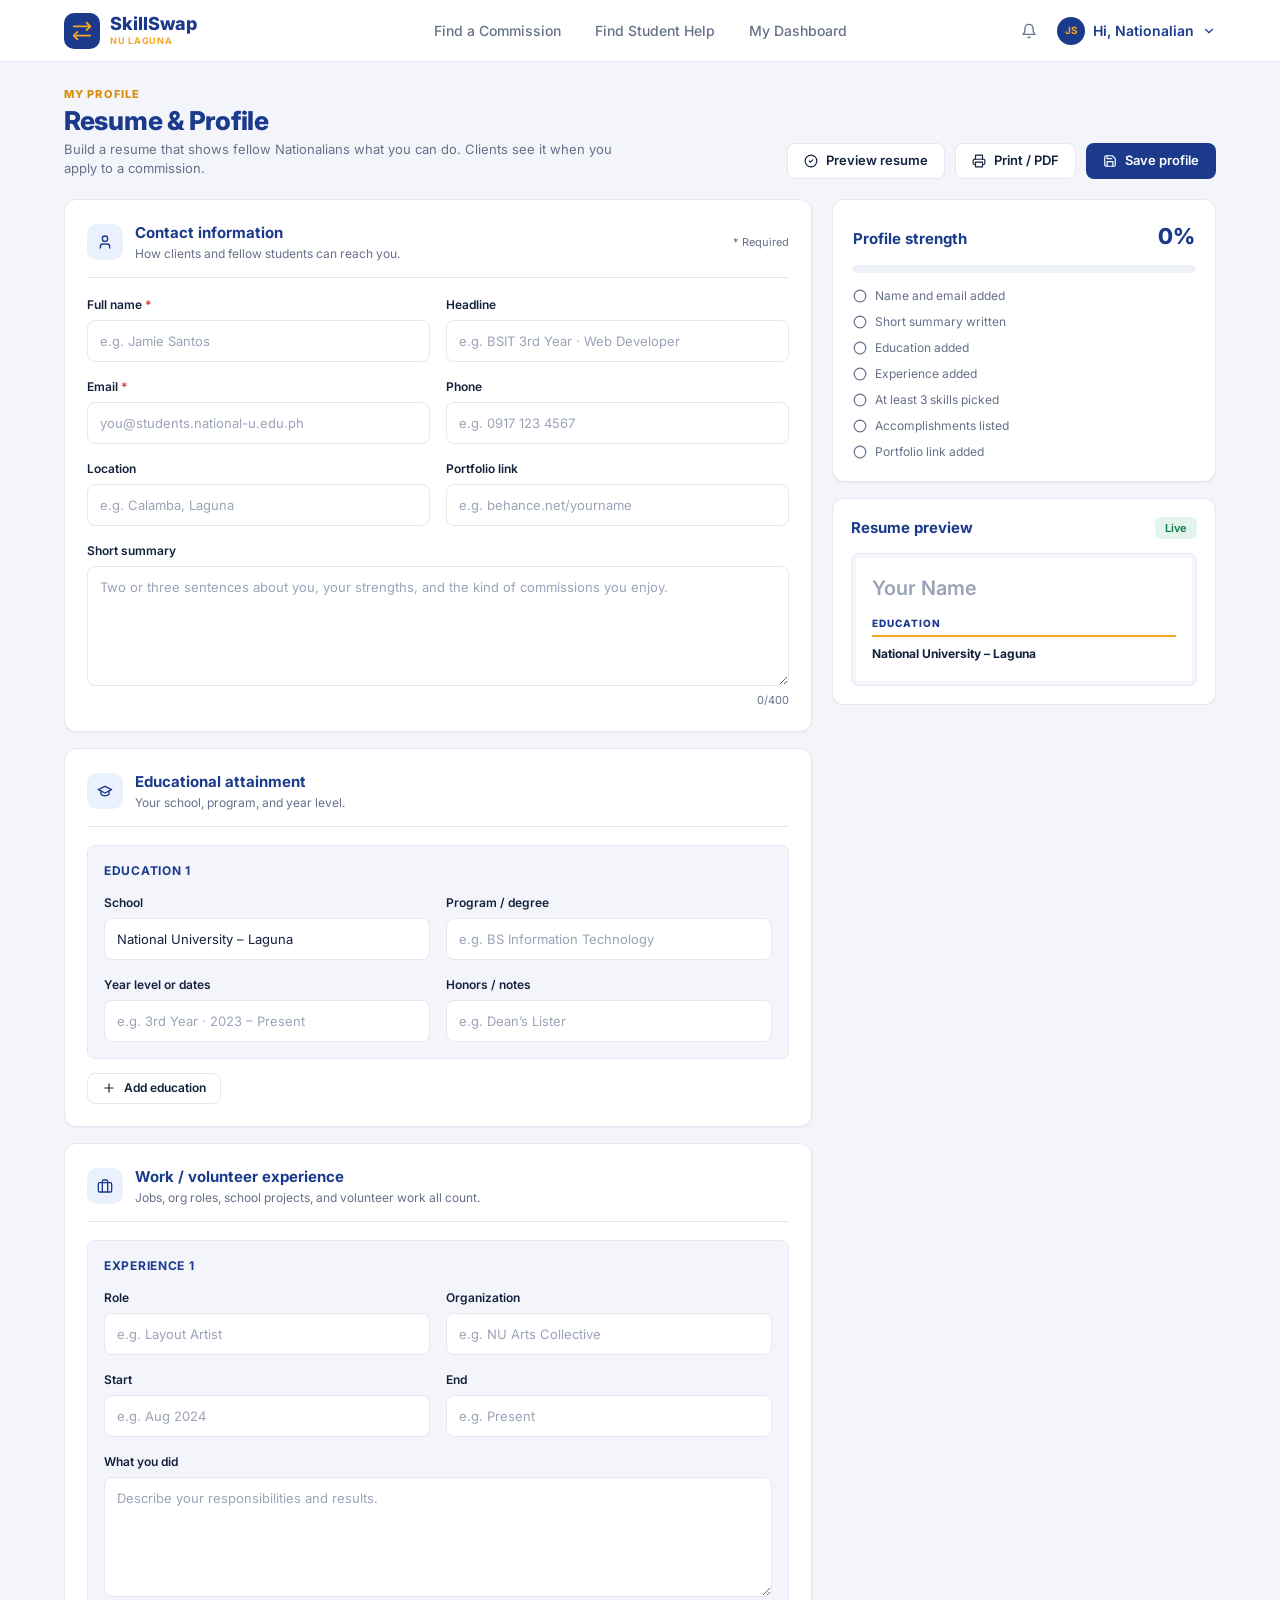
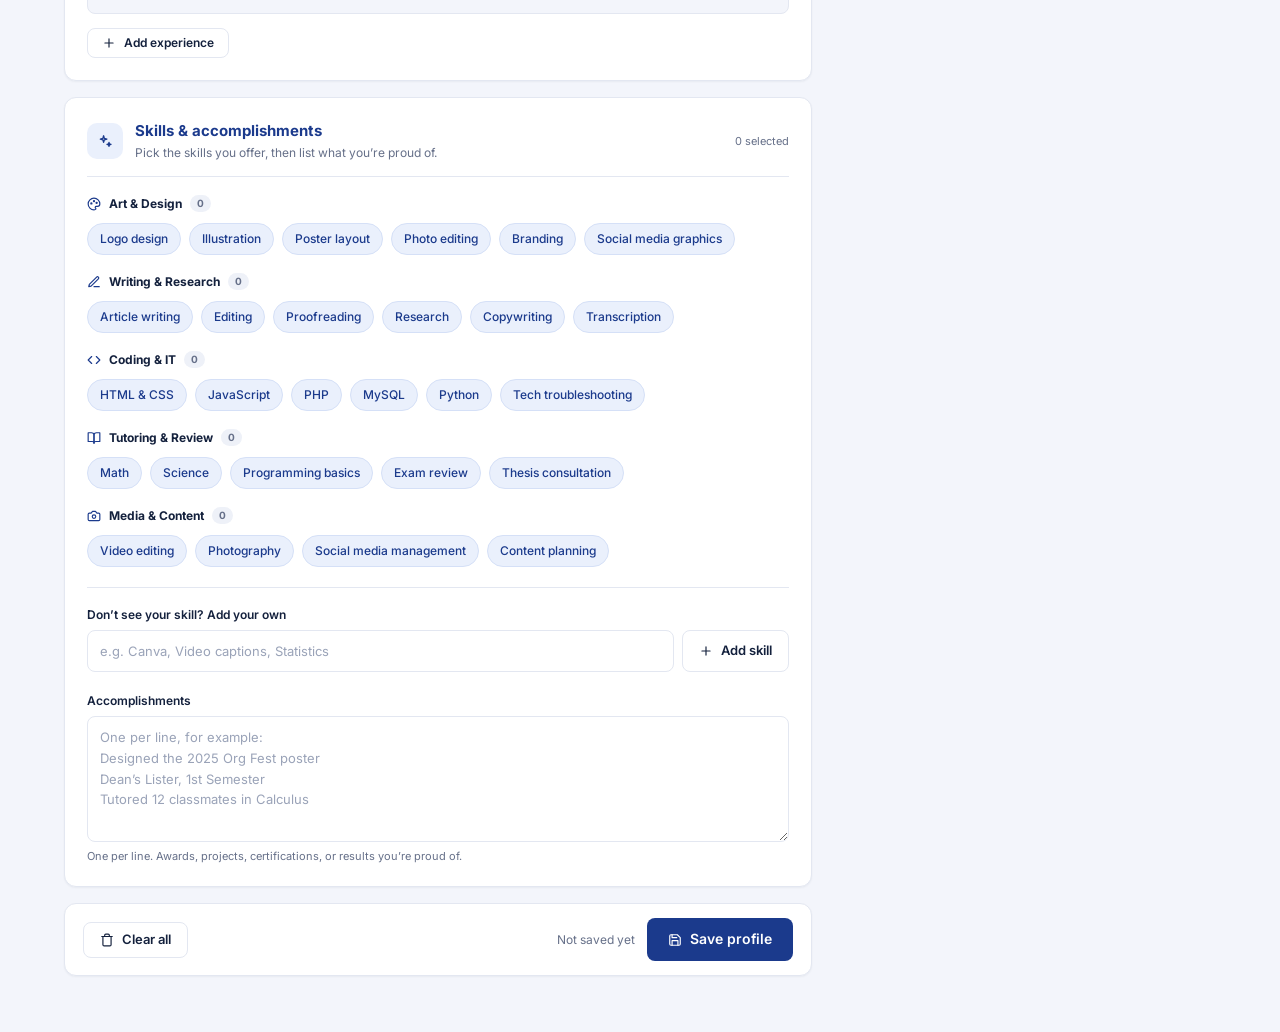
<file: app/profile.html>
<!DOCTYPE html>
<html lang="en">
<head>
  <meta charset="UTF-8">
  <meta name="viewport" content="width=device-width, initial-scale=1">
  <title>My Profile &amp; Resume · SkillSwap NU Laguna</title>
  <link rel="preconnect" href="https://fonts.googleapis.com">
  <link rel="preconnect" href="https://fonts.gstatic.com" crossorigin>
  <link href="https://fonts.googleapis.com/css2?family=Inter:wght@400;500;600;700;800&display=swap" rel="stylesheet">
  <link rel="stylesheet" href="css/variable.css">
  <link rel="stylesheet" href="css/resets.css">
  <link rel="stylesheet" href="css/components.css">
  <link rel="stylesheet" href="css/profile.css">
</head>
<body>
<svg xmlns="http://www.w3.org/2000/svg" style="display:none" aria-hidden="true">
  <symbol id="i-swap" viewBox="0 0 24 24"><path d="m17 3 4 4-4 4"/><path d="M3 7h18"/><path d="m7 21-4-4 4-4"/><path d="M21 17H3"/></symbol>
  <symbol id="i-bell" viewBox="0 0 24 24"><path d="M6 8a6 6 0 0 1 12 0c0 7 3 9 3 9H3s3-2 3-9"/><path d="M10.3 21a1.94 1.94 0 0 0 3.4 0"/></symbol>
  <symbol id="i-user" viewBox="0 0 24 24"><path d="M19 21v-2a4 4 0 0 0-4-4H9a4 4 0 0 0-4 4v2"/><circle cx="12" cy="7" r="4"/></symbol>
  <symbol id="i-mail" viewBox="0 0 24 24"><rect x="2" y="4" width="20" height="16" rx="2"/><path d="m22 7-10 6L2 7"/></symbol>
  <symbol id="i-cap" viewBox="0 0 24 24"><path d="M22 10 12 5 2 10l10 5z"/><path d="M6 12v5c3 3 9 3 12 0v-5"/></symbol>
  <symbol id="i-briefcase" viewBox="0 0 24 24"><rect x="2" y="7" width="20" height="14" rx="2"/><path d="M16 21V5a2 2 0 0 0-2-2h-4a2 2 0 0 0-2 2v16"/></symbol>
  <symbol id="i-sparkles" viewBox="0 0 24 24"><path d="M9.9 4.2 11 8l3.8 1.1L11 10.2 9.9 14l-1.1-3.8L5 9.1l3.8-1.1z"/><path d="m18 14 .7 2.3L21 17l-2.3.7L18 20l-.7-2.3L15 17l2.3-.7z"/></symbol>
  <symbol id="i-award" viewBox="0 0 24 24"><circle cx="12" cy="8" r="6"/><path d="M15.477 12.89 17 22l-5-3-5 3 1.523-9.11"/></symbol>
  <symbol id="i-palette" viewBox="0 0 24 24"><path d="M12 22a10 10 0 1 1 10-10c0 3-2 4-4 4h-2a2 2 0 0 0-1 3.7c.6.5.5 2.3-3 2.3z"/><circle cx="7.5" cy="11" r="1"/><circle cx="12" cy="7" r="1"/><circle cx="16.5" cy="10" r="1"/></symbol>
  <symbol id="i-code" viewBox="0 0 24 24"><path d="m16 18 6-6-6-6"/><path d="m8 6-6 6 6 6"/></symbol>
  <symbol id="i-pen" viewBox="0 0 24 24"><path d="M12 20h9"/><path d="M16.5 3.5a2.12 2.12 0 0 1 3 3L7 19l-4 1 1-4z"/></symbol>
  <symbol id="i-book" viewBox="0 0 24 24"><path d="M2 3h6a4 4 0 0 1 4 4v14a3 3 0 0 0-3-3H2z"/><path d="M22 3h-6a4 4 0 0 0-4 4v14a3 3 0 0 1 3-3h7z"/></symbol>
  <symbol id="i-camera" viewBox="0 0 24 24"><path d="M14.5 4h-5L7 7H4a2 2 0 0 0-2 2v9a2 2 0 0 0 2 2h16a2 2 0 0 0 2-2V9a2 2 0 0 0-2-2h-3z"/><circle cx="12" cy="13" r="3"/></symbol>
  <symbol id="i-tag" viewBox="0 0 24 24"><path d="M20.59 13.41 13.42 20.58a2 2 0 0 1-2.83 0L2 12V2h10l8.59 8.59a2 2 0 0 1 0 2.82z"/><path d="M7 7h.01"/></symbol>
  <symbol id="i-plus" viewBox="0 0 24 24"><path d="M5 12h14M12 5v14"/></symbol>
  <symbol id="i-trash" viewBox="0 0 24 24"><path d="M3 6h18"/><path d="M19 6v14a2 2 0 0 1-2 2H7a2 2 0 0 1-2-2V6"/><path d="M8 6V4a2 2 0 0 1 2-2h4a2 2 0 0 1 2 2v2"/></symbol>
  <symbol id="i-printer" viewBox="0 0 24 24"><path d="M6 9V2h12v7"/><path d="M6 18H4a2 2 0 0 1-2-2v-5a2 2 0 0 1 2-2h16a2 2 0 0 1 2 2v5a2 2 0 0 1-2 2h-2"/><rect x="6" y="14" width="12" height="8"/></symbol>
  <symbol id="i-save" viewBox="0 0 24 24"><path d="M19 21H5a2 2 0 0 1-2-2V5a2 2 0 0 1 2-2h11l5 5v11a2 2 0 0 1-2 2z"/><path d="M17 21v-8H7v8"/><path d="M7 3v5h8"/></symbol>
  <symbol id="i-check" viewBox="0 0 24 24"><circle cx="12" cy="12" r="10"/><path d="m9 12 2 2 4-4"/></symbol>
  <symbol id="i-chevron" viewBox="0 0 24 24"><path d="m6 9 6 6 6-6"/></symbol>
  <symbol id="i-log-out" viewBox="0 0 24 24"><path d="M10 17l5-5-5-5"/><path d="M15 12H3"/><path d="M21 3v18"/></symbol>
  <symbol id="i-circle" viewBox="0 0 24 24"><circle cx="12" cy="12" r="10"/></symbol>
  <symbol id="i-alert" viewBox="0 0 24 24"><circle cx="12" cy="12" r="10"/><path d="M12 8v4M12 16h.01"/></symbol>
</svg>

<header class="site-header">
  <div class="site-header__inner">
    <a class="brand" href="homepage.html" aria-label="SkillSwap NU Laguna home">
      <span class="brand__mark"><svg class="ic ic-lg" aria-hidden="true"><use href="#i-swap"/></svg></span>
      <span><span class="brand__name">SkillSwap</span><span class="brand__school">NU LAGUNA</span></span>
    </a>
    <nav class="main-nav" aria-label="Main">
      <a href="homepage.html">Find a Commission</a>
      <a href="post_commission.html">Find Student Help</a>
      <a href="dashboard.html">My Dashboard</a>
    </nav>
    <div class="user-bar">
      <a class="icon-btn" href="notifications.html" aria-label="Notifications"><svg class="ic" aria-hidden="true"><use href="#i-bell"/></svg></a>
      <div class="user-menu">
        <button class="user-chip" type="button" aria-haspopup="menu" aria-expanded="false" aria-controls="user-menu">
          <span class="avatar">JS</span>
          <span class="user-chip__name">Hi, Nationalian</span>
          <svg class="ic ic-sm user-chip__chevron" aria-hidden="true"><use href="#i-chevron"/></svg>
        </button>
        <div class="user-menu__dropdown" id="user-menu" role="menu" hidden>
          <a href="profile.html" role="menuitem" aria-current="page"><svg class="ic ic-sm" aria-hidden="true"><use href="#i-user"/></svg>Profile</a>
          <a href="login.html" role="menuitem"><svg class="ic ic-sm" aria-hidden="true"><use href="#i-log-out"/></svg>Log out</a>
        </div>
      </div>
    </div>
  </div>
</header>

<main class="pf-page">
  <div class="pf-head">
    <div>
      <p class="pf-kicker">My profile</p>
      <h1>Resume &amp; Profile</h1>
      <p class="pf-sub">Build a resume that shows fellow Nationalians what you can do. Clients see it when you apply to a commission.</p>
    </div>
    <div class="pf-head__actions">
      <a class="btn btn--ghost" href="#pf-preview" id="btn-preview"><svg class="ic ic-sm" aria-hidden="true"><use href="#i-check"/></svg> Preview resume</a>
      <button class="btn btn--ghost" type="button" id="btn-print"><svg class="ic ic-sm" aria-hidden="true"><use href="#i-printer"/></svg> Print / PDF</button>
      <button class="btn btn--primary" type="submit" form="profile-form"><svg class="ic ic-sm" aria-hidden="true"><use href="#i-save"/></svg> Save profile</button>
    </div>
  </div>

  <div class="pf-layout">
    <form class="pf-form" id="profile-form" novalidate autocomplete="on">

      <section class="pf-card" aria-labelledby="pf-contact-title">
        <header class="pf-card__head">
          <span class="pf-card__ic"><svg class="ic" aria-hidden="true"><use href="#i-user"/></svg></span>
          <div><h2 id="pf-contact-title">Contact information</h2><p>How clients and fellow students can reach you.</p></div>
          <span class="pf-card__tag">* Required</span>
        </header>
        <div class="pf-grid">
          <div class="field">
            <label for="fullName">Full name <span class="pf-req" aria-hidden="true">*</span></label>
            <input class="input" id="fullName" name="fullName" type="text" autocomplete="name" placeholder="e.g. Jamie Santos" maxlength="80" aria-describedby="fullName-error" required>
            <p class="field__hint field__hint--error" id="fullName-error" role="alert" hidden></p>
          </div>
          <div class="field">
            <label for="headline">Headline</label>
            <input class="input" id="headline" name="headline" type="text" placeholder="e.g. BSIT 3rd Year · Web Developer" maxlength="80">
          </div>
          <div class="field">
            <label for="email">Email <span class="pf-req" aria-hidden="true">*</span></label>
            <input class="input" id="email" name="email" type="email" autocomplete="email" placeholder="you@students.national-u.edu.ph" maxlength="120" aria-describedby="email-error" required>
            <p class="field__hint field__hint--error" id="email-error" role="alert" hidden></p>
          </div>
          <div class="field">
            <label for="phone">Phone</label>
            <input class="input" id="phone" name="phone" type="tel" autocomplete="tel" placeholder="e.g. 0917 123 4567" maxlength="24" aria-describedby="phone-error">
            <p class="field__hint field__hint--error" id="phone-error" role="alert" hidden></p>
          </div>
          <div class="field">
            <label for="location">Location</label>
            <input class="input" id="location" name="location" type="text" autocomplete="address-level2" placeholder="e.g. Calamba, Laguna" maxlength="80">
          </div>
          <div class="field">
            <label for="portfolio">Portfolio link</label>
            <input class="input" id="portfolio" name="portfolio" type="text" inputmode="url" placeholder="e.g. behance.net/yourname" maxlength="160" aria-describedby="portfolio-error">
            <p class="field__hint field__hint--error" id="portfolio-error" role="alert" hidden></p>
          </div>
          <div class="field pf-span">
            <label for="summary">Short summary</label>
            <textarea class="textarea" id="summary" name="summary" rows="4" maxlength="400" placeholder="Two or three sentences about you, your strengths, and the kind of commissions you enjoy."></textarea>
            <p class="field__hint pf-counter"><span id="summary-count">0</span>/400</p>
          </div>
        </div>
      </section>

      <section class="pf-card" aria-labelledby="pf-edu-title">
        <header class="pf-card__head">
          <span class="pf-card__ic"><svg class="ic" aria-hidden="true"><use href="#i-cap"/></svg></span>
          <div><h2 id="pf-edu-title">Educational attainment</h2><p>Your school, program, and year level.</p></div>
        </header>
        <div class="pf-entries" id="list-education">
<div class="pf-entry">
    <div class="pf-entry__head">
      <h3 class="pf-entry__title" data-label="Education"></h3>
      <button class="btn btn--red-soft pf-remove" type="button" data-remove aria-label="Remove this education entry"><svg class="ic ic-sm" aria-hidden="true"><use href="#i-trash"/></svg> Remove</button>
    </div>
    <div class="pf-grid">
      <label class="field"><span class="field__label">School</span><input class="input" type="text" data-f="school" maxlength="100" placeholder="e.g. National University – Laguna" value="National University – Laguna"></label>
      <label class="field"><span class="field__label">Program / degree</span><input class="input" type="text" data-f="program" maxlength="100" placeholder="e.g. BS Information Technology"></label>
      <label class="field"><span class="field__label">Year level or dates</span><input class="input" type="text" data-f="years" maxlength="40" placeholder="e.g. 3rd Year · 2023 – Present"></label>
      <label class="field"><span class="field__label">Honors / notes</span><input class="input" type="text" data-f="details" maxlength="120" placeholder="e.g. Dean’s Lister"></label>
    </div>
  </div>
</div>
        <button class="btn btn--ghost btn--sm pf-add" type="button" data-add="education"><svg class="ic ic-sm" aria-hidden="true"><use href="#i-plus"/></svg> Add education</button>
      </section>

      <section class="pf-card" aria-labelledby="pf-exp-title">
        <header class="pf-card__head">
          <span class="pf-card__ic"><svg class="ic" aria-hidden="true"><use href="#i-briefcase"/></svg></span>
          <div><h2 id="pf-exp-title">Work / volunteer experience</h2><p>Jobs, org roles, school projects, and volunteer work all count.</p></div>
        </header>
        <div class="pf-entries" id="list-experience">
<div class="pf-entry">
    <div class="pf-entry__head">
      <h3 class="pf-entry__title" data-label="Experience"></h3>
      <button class="btn btn--red-soft pf-remove" type="button" data-remove aria-label="Remove this experience entry"><svg class="ic ic-sm" aria-hidden="true"><use href="#i-trash"/></svg> Remove</button>
    </div>
    <div class="pf-grid">
      <label class="field"><span class="field__label">Role</span><input class="input" type="text" data-f="role" maxlength="80" placeholder="e.g. Layout Artist"></label>
      <label class="field"><span class="field__label">Organization</span><input class="input" type="text" data-f="org" maxlength="100" placeholder="e.g. NU Arts Collective"></label>
      <label class="field"><span class="field__label">Start</span><input class="input" type="text" data-f="start" maxlength="24" placeholder="e.g. Aug 2024"></label>
      <label class="field"><span class="field__label">End</span><input class="input" type="text" data-f="end" maxlength="24" placeholder="e.g. Present"></label>
      <label class="field pf-span"><span class="field__label">What you did</span><textarea class="textarea" data-f="description" rows="3" maxlength="400" placeholder="Describe your responsibilities and results."></textarea></label>
    </div>
  </div>
</div>
        <button class="btn btn--ghost btn--sm pf-add" type="button" data-add="experience"><svg class="ic ic-sm" aria-hidden="true"><use href="#i-plus"/></svg> Add experience</button>
      </section>

      <section class="pf-card" aria-labelledby="pf-skills-title">
        <header class="pf-card__head">
          <span class="pf-card__ic"><svg class="ic" aria-hidden="true"><use href="#i-sparkles"/></svg></span>
          <div><h2 id="pf-skills-title">Skills &amp; accomplishments</h2><p>Pick the skills you offer, then list what you’re proud of.</p></div>
          <span class="pf-card__tag"><span id="skill-total">0</span> selected</span>
        </header>

        <div class="pf-skillgroups" id="skill-groups">
<fieldset class="pf-skillgroup" data-category="Art &amp; Design"><legend class="pf-skillgroup__title"><svg class="ic ic-sm" aria-hidden="true"><use href="#i-palette"/></svg>Art &amp; Design<span class="pf-skillgroup__count">0</span></legend><div class="pf-pills"><label class="pf-pill"><input type="checkbox" name="skill" value="Logo design" data-category="Art &amp; Design"><span>Logo design</span></label><label class="pf-pill"><input type="checkbox" name="skill" value="Illustration" data-category="Art &amp; Design"><span>Illustration</span></label><label class="pf-pill"><input type="checkbox" name="skill" value="Poster layout" data-category="Art &amp; Design"><span>Poster layout</span></label><label class="pf-pill"><input type="checkbox" name="skill" value="Photo editing" data-category="Art &amp; Design"><span>Photo editing</span></label><label class="pf-pill"><input type="checkbox" name="skill" value="Branding" data-category="Art &amp; Design"><span>Branding</span></label><label class="pf-pill"><input type="checkbox" name="skill" value="Social media graphics" data-category="Art &amp; Design"><span>Social media graphics</span></label></div></fieldset>
<fieldset class="pf-skillgroup" data-category="Writing &amp; Research"><legend class="pf-skillgroup__title"><svg class="ic ic-sm" aria-hidden="true"><use href="#i-pen"/></svg>Writing &amp; Research<span class="pf-skillgroup__count">0</span></legend><div class="pf-pills"><label class="pf-pill"><input type="checkbox" name="skill" value="Article writing" data-category="Writing &amp; Research"><span>Article writing</span></label><label class="pf-pill"><input type="checkbox" name="skill" value="Editing" data-category="Writing &amp; Research"><span>Editing</span></label><label class="pf-pill"><input type="checkbox" name="skill" value="Proofreading" data-category="Writing &amp; Research"><span>Proofreading</span></label><label class="pf-pill"><input type="checkbox" name="skill" value="Research" data-category="Writing &amp; Research"><span>Research</span></label><label class="pf-pill"><input type="checkbox" name="skill" value="Copywriting" data-category="Writing &amp; Research"><span>Copywriting</span></label><label class="pf-pill"><input type="checkbox" name="skill" value="Transcription" data-category="Writing &amp; Research"><span>Transcription</span></label></div></fieldset>
<fieldset class="pf-skillgroup" data-category="Coding &amp; IT"><legend class="pf-skillgroup__title"><svg class="ic ic-sm" aria-hidden="true"><use href="#i-code"/></svg>Coding &amp; IT<span class="pf-skillgroup__count">0</span></legend><div class="pf-pills"><label class="pf-pill"><input type="checkbox" name="skill" value="HTML &amp; CSS" data-category="Coding &amp; IT"><span>HTML &amp; CSS</span></label><label class="pf-pill"><input type="checkbox" name="skill" value="JavaScript" data-category="Coding &amp; IT"><span>JavaScript</span></label><label class="pf-pill"><input type="checkbox" name="skill" value="PHP" data-category="Coding &amp; IT"><span>PHP</span></label><label class="pf-pill"><input type="checkbox" name="skill" value="MySQL" data-category="Coding &amp; IT"><span>MySQL</span></label><label class="pf-pill"><input type="checkbox" name="skill" value="Python" data-category="Coding &amp; IT"><span>Python</span></label><label class="pf-pill"><input type="checkbox" name="skill" value="Tech troubleshooting" data-category="Coding &amp; IT"><span>Tech troubleshooting</span></label></div></fieldset>
<fieldset class="pf-skillgroup" data-category="Tutoring &amp; Review"><legend class="pf-skillgroup__title"><svg class="ic ic-sm" aria-hidden="true"><use href="#i-book"/></svg>Tutoring &amp; Review<span class="pf-skillgroup__count">0</span></legend><div class="pf-pills"><label class="pf-pill"><input type="checkbox" name="skill" value="Math" data-category="Tutoring &amp; Review"><span>Math</span></label><label class="pf-pill"><input type="checkbox" name="skill" value="Science" data-category="Tutoring &amp; Review"><span>Science</span></label><label class="pf-pill"><input type="checkbox" name="skill" value="Programming basics" data-category="Tutoring &amp; Review"><span>Programming basics</span></label><label class="pf-pill"><input type="checkbox" name="skill" value="Exam review" data-category="Tutoring &amp; Review"><span>Exam review</span></label><label class="pf-pill"><input type="checkbox" name="skill" value="Thesis consultation" data-category="Tutoring &amp; Review"><span>Thesis consultation</span></label></div></fieldset>
<fieldset class="pf-skillgroup" data-category="Media &amp; Content"><legend class="pf-skillgroup__title"><svg class="ic ic-sm" aria-hidden="true"><use href="#i-camera"/></svg>Media &amp; Content<span class="pf-skillgroup__count">0</span></legend><div class="pf-pills"><label class="pf-pill"><input type="checkbox" name="skill" value="Video editing" data-category="Media &amp; Content"><span>Video editing</span></label><label class="pf-pill"><input type="checkbox" name="skill" value="Photography" data-category="Media &amp; Content"><span>Photography</span></label><label class="pf-pill"><input type="checkbox" name="skill" value="Social media management" data-category="Media &amp; Content"><span>Social media management</span></label><label class="pf-pill"><input type="checkbox" name="skill" value="Content planning" data-category="Media &amp; Content"><span>Content planning</span></label></div></fieldset>
<fieldset class="pf-skillgroup" data-category="Other" hidden><legend class="pf-skillgroup__title"><svg class="ic ic-sm" aria-hidden="true"><use href="#i-tag"/></svg>Other<span class="pf-skillgroup__count">0</span></legend><div class="pf-pills"></div></fieldset>
</div>

        <div class="field pf-custom-field">
          <label for="custom-skill">Don’t see your skill? Add your own</label>
          <div class="pf-custom">
            <input class="input" id="custom-skill" type="text" maxlength="30" placeholder="e.g. Canva, Video captions, Statistics">
            <button class="btn btn--ghost" type="button" id="btn-custom-skill"><svg class="ic ic-sm" aria-hidden="true"><use href="#i-plus"/></svg> Add skill</button>
          </div>
        </div>

        <div class="field pf-accomplishments">
          <label for="accomplishments">Accomplishments</label>
          <textarea class="textarea" id="accomplishments" name="accomplishments" rows="5" placeholder="One per line, for example:&#10;Designed the 2025 Org Fest poster&#10;Dean’s Lister, 1st Semester&#10;Tutored 12 classmates in Calculus"></textarea>
          <p class="field__hint">One per line. Awards, projects, certifications, or results you’re proud of.</p>
        </div>
      </section>

      <div class="pf-actions">
        <button class="btn btn--ghost" type="button" id="btn-reset"><svg class="ic ic-sm" aria-hidden="true"><use href="#i-trash"/></svg> Clear all</button>
        <span class="pf-status" id="pf-status" role="status" aria-live="polite">Not saved yet</span>
        <button class="btn btn--primary btn--lg" type="submit"><svg class="ic ic-sm" aria-hidden="true"><use href="#i-save"/></svg> Save profile</button>
      </div>
    </form>

    <aside class="pf-side" aria-label="Profile strength and resume preview">
      <section class="pf-card pf-strength" aria-labelledby="pf-strength-title">
        <div class="pf-strength__top">
          <h2 id="pf-strength-title">Profile strength</h2>
          <strong class="pf-strength__pct"><span id="pf-pct">0</span>%</strong>
        </div>
        <div class="pf-meter" id="pf-meter" role="progressbar" aria-valuemin="0" aria-valuemax="100" aria-valuenow="0" aria-labelledby="pf-strength-title"><span id="pf-meter-fill"></span></div>
        <ul class="pf-checklist" id="pf-checklist"></ul>
      </section>

      <section class="pf-card pf-preview" id="pf-preview" tabindex="-1" aria-labelledby="pf-preview-title">
        <header class="pf-preview__head">
          <h2 id="pf-preview-title">Resume preview</h2>
          <span class="badge badge--open">Live</span>
        </header>
        <article class="pf-paper" id="pf-paper"><h3 class="pf-paper__name is-placeholder">Your Name</h3><p class="pf-paper__empty">Fill in the sections on the left and your resume will build itself here.</p></article>
      </section>
    </aside>
  </div>
</main>

<template id="tpl-education">
  <div class="pf-entry">
    <div class="pf-entry__head">
      <h3 class="pf-entry__title" data-label="Education"></h3>
      <button class="btn btn--red-soft pf-remove" type="button" data-remove aria-label="Remove this education entry"><svg class="ic ic-sm" aria-hidden="true"><use href="#i-trash"/></svg> Remove</button>
    </div>
    <div class="pf-grid">
      <label class="field"><span class="field__label">School</span><input class="input" type="text" data-f="school" maxlength="100" placeholder="e.g. National University – Laguna"></label>
      <label class="field"><span class="field__label">Program / degree</span><input class="input" type="text" data-f="program" maxlength="100" placeholder="e.g. BS Information Technology"></label>
      <label class="field"><span class="field__label">Year level or dates</span><input class="input" type="text" data-f="years" maxlength="40" placeholder="e.g. 3rd Year · 2023 – Present"></label>
      <label class="field"><span class="field__label">Honors / notes</span><input class="input" type="text" data-f="details" maxlength="120" placeholder="e.g. Dean’s Lister"></label>
    </div>
  </div>
</template>

<template id="tpl-experience">
  <div class="pf-entry">
    <div class="pf-entry__head">
      <h3 class="pf-entry__title" data-label="Experience"></h3>
      <button class="btn btn--red-soft pf-remove" type="button" data-remove aria-label="Remove this experience entry"><svg class="ic ic-sm" aria-hidden="true"><use href="#i-trash"/></svg> Remove</button>
    </div>
    <div class="pf-grid">
      <label class="field"><span class="field__label">Role</span><input class="input" type="text" data-f="role" maxlength="80" placeholder="e.g. Layout Artist"></label>
      <label class="field"><span class="field__label">Organization</span><input class="input" type="text" data-f="org" maxlength="100" placeholder="e.g. NU Arts Collective"></label>
      <label class="field"><span class="field__label">Start</span><input class="input" type="text" data-f="start" maxlength="24" placeholder="e.g. Aug 2024"></label>
      <label class="field"><span class="field__label">End</span><input class="input" type="text" data-f="end" maxlength="24" placeholder="e.g. Present"></label>
      <label class="field pf-span"><span class="field__label">What you did</span><textarea class="textarea" data-f="description" rows="3" maxlength="400" placeholder="Describe your responsibilities and results."></textarea></label>
    </div>
  </div>
</template>

<div class="pf-toast" id="pf-toast" role="status" aria-live="polite" hidden></div>

<script src="js/app.js"></script>
</body>
</html>
</file>
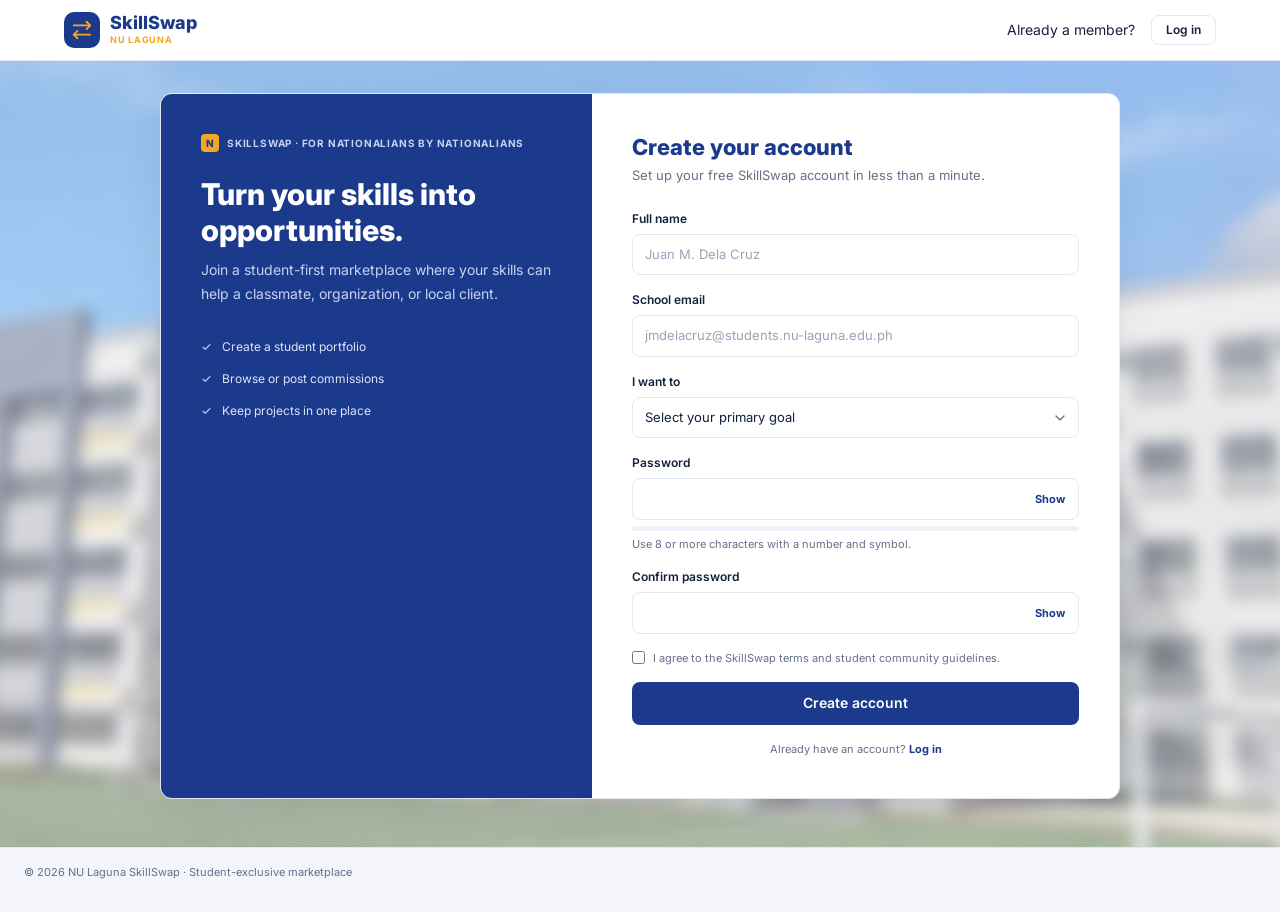
<file: app/signup.html>
<!DOCTYPE html>
<html lang="en">
<head>
  <meta charset="UTF-8">
  <meta name="viewport" content="width=device-width, initial-scale=1">
  <title>Sign up · SkillSwap NU Laguna</title>
  <link rel="preconnect" href="https://fonts.googleapis.com">
  <link rel="preconnect" href="https://fonts.gstatic.com" crossorigin>
  <link href="https://fonts.googleapis.com/css2?family=Inter:wght@400;500;600;700;800&display=swap" rel="stylesheet">
  <!-- Bootstrap provides the same responsive base used across the marketplace. -->
  <link href="https://cdn.jsdelivr.net/npm/bootstrap@5.3.3/dist/css/bootstrap.min.css" rel="stylesheet">
  <link rel="stylesheet" href="css/variable.css">
  <link rel="stylesheet" href="css/resets.css">
  <link rel="stylesheet" href="css/components.css">
  <link rel="stylesheet" href="css/auth.css">
</head>
<body class="auth-page">
  <!-- Shared logo icon definition used by the marketplace pages. -->
  <svg class="sprite" xmlns="http://www.w3.org/2000/svg" aria-hidden="true">
    <symbol id="i-swap" viewBox="0 0 24 24">
      <path d="m17 3 4 4-4 4"/>
      <path d="M3 7h18"/>
      <path d="m7 21-4-4 4-4"/>
      <path d="M21 17H3"/>
    </symbol>
  </svg>

  <!-- Shared SkillSwap brand header. -->
  <header class="site-header">
    <div class="site-header__inner">
      <a class="brand" href="index.html" aria-label="SkillSwap NU Laguna home">
        <span class="brand__mark">
          <svg class="ic ic-lg" aria-hidden="true"><use href="#i-swap"/></svg>
        </span>
        <span>
          <span class="brand__name">SkillSwap</span>
          <span class="brand__school">NU LAGUNA</span>
        </span>
      </a>
      <div class="user-bar">
        <span class="user-chip__name">Already a member?</span>
        <a class="btn btn--ghost btn--sm" href="login.html">Log in</a>
      </div>
    </div>
  </header>

  <main class="auth-main">
    <section class="auth-shell" aria-labelledby="signup-title">
      <aside class="auth-intro">
        <p class="hero__tag"><span class="hero__tag-mark">N</span>SkillSwap · For Nationalians By Nationalians</p>
        <h1>Turn your skills into opportunities.</h1>
        <p>Join a student-first marketplace where your skills can help a classmate, organization, or local client.</p>
        <div class="auth-benefits">
          <div class="auth-benefit"><span aria-hidden="true">✓</span><span>Create a student portfolio</span></div>
          <div class="auth-benefit"><span aria-hidden="true">✓</span><span>Browse or post commissions</span></div>
          <div class="auth-benefit"><span aria-hidden="true">✓</span><span>Keep projects in one place</span></div>
        </div>
      </aside>

      <div class="auth-form-panel">
        <h2 id="signup-title">Create your account</h2>
        <p class="auth-subtitle">Set up your free SkillSwap account in less than a minute.</p>
        <form class="auth-form" id="signup-form" action="signup.php" method="post" novalidate>
          <div class="auth-field">
            <label for="full-name">Full name</label>
            <input id="full-name" name="full_name" type="text" autocomplete="name" placeholder="Juan M. Dela Cruz" minlength="2" required>
          </div>
          <div class="auth-field">
            <label for="email">School email</label>
            <input id="email" name="email" type="email" autocomplete="email" placeholder="jmdelacruz@students.nu-laguna.edu.ph" required>
          </div>
          <div class="auth-field">
            <label for="role">I want to</label>
            <select id="role" name="role" required>
              <option value="" selected disabled>Select your primary goal</option>
              <option value="earn">Earn by offering my skills</option>
              <option value="find-help">Find help for my projects</option>
              <option value="both">Do both</option>
            </select>
          </div>
          <div class="auth-field">
            <label for="password">Password</label>
            <div class="auth-input-wrap">
              <input id="password" name="password" type="password" autocomplete="new-password" minlength="8" required>
              <button class="password-toggle" type="button" data-target="password" aria-label="Show password">Show</button>
            </div>
            <div class="password-strength" aria-live="polite">
              <div class="password-strength__track"><div class="password-strength__bar"></div></div>
              <span class="password-strength__label">Use 8 or more characters with a number and symbol.</span>
            </div>
          </div>
          <div class="auth-field">
            <label for="confirm-password">Confirm password</label>
            <div class="auth-input-wrap">
              <input id="confirm-password" name="confirm_password" type="password" autocomplete="new-password" minlength="8" required>
              <button class="password-toggle" type="button" data-target="confirm-password" aria-label="Show password">Show</button>
            </div>
            <span class="field__hint field__hint--error" hidden>Passwords must match.</span>
          </div>
          <label class="auth-note"><input type="checkbox" name="terms" required> I agree to the SkillSwap terms and student community guidelines.</label>
          <button class="btn btn--primary btn--lg btn--block" type="submit">Create account</button>
          <p class="auth-note">Already have an account? <a class="auth-link" href="login.html">Log in</a></p>
        </form>
      </div>
    </section>
  </main>

  <footer class="site-footer auth-footer"><span>© 2026 NU Laguna SkillSwap · Student-exclusive marketplace</span></footer>
  <script src="js/ui.js"></script>
  <script src="js/auth.js"></script>
</body>
</html>
</file>
<file: styles.css>
:root {
  --navy: #1b3a8c;
  --navy-dark: #142e72;
  --gold: #f5a623;
  --gold-dark: #d98e0c;
  --green: #0b7a4b;
  --green-tint: #e3f4ec;
  --red: #c9363e;
  --red-tint: #fdecec;
  --bg: #f3f5fb;
  --surface: #ffffff;
  --tint: #eaf0fc;
  --ink: #14213d;
  --muted: #667089;
  --line: #e3e7f1;
  --radius: 12px;
  --radius-sm: 8px;
  --shadow: 0 1px 2px rgba(20, 33, 61, .05);
  --surface-alt: #f3f5fb;
  --neutral-tint: #eef1f8;
  --tint-border: #d5e0f7;
  --tint-hover: #dbe6fb;
  --placeholder: #9aa3b8;
  --on-navy: #dbe4fb;
  --on-navy-muted: #c7d3f2;
  --gold-ink: #5c3d00;
  --info: #2749b0;
  --info-tint: #e4ecff;
  --warn: #a86a00;
  --warn-tint: #fff1d6;
  --disabled-bg: #dfe4f1;
  --disabled-ink: #98a1b8;
  --chart-bar: #c9d6f4;
  --font: "Inter", system-ui, -apple-system, "Segoe UI", Roboto, Arial, sans-serif;
}

*, *::before, *::after { box-sizing: border-box; }
html { -webkit-text-size-adjust: 100%; }
body {
  margin: 0;
  font-family: var(--font);
  font-size: 14px;
  line-height: 1.5;
  color: var(--ink);
  background: var(--bg);
}
h1, h2, h3, h4, p, ul { margin: 0; }
ul { padding: 0; list-style: none; }
a { color: inherit; text-decoration: none; }
button, input, select, textarea { font: inherit; color: inherit; }
button, input, select, textarea { min-width: 0; }
button { cursor: pointer; }
:focus-visible { outline: 2px solid var(--gold); outline-offset: 2px; }

.ic {
  width: 16px; height: 16px; flex: none;
  fill: none; stroke: currentColor; stroke-width: 2;
  stroke-linecap: round; stroke-linejoin: round;
}
.ic-sm { width: 14px; height: 14px; }
.ic-lg { width: 22px; height: 22px; }
.sprite { display: none; }
.sr-only {
  position: absolute; width: 1px; height: 1px; overflow: hidden;
  clip: rect(0 0 0 0); white-space: nowrap;
}

.site-header {
  background: var(--surface);
  border-bottom: 1px solid var(--line);
}
.site-header__inner {
  max-width: 1200px; margin: 0 auto; padding: 12px 24px;
  display: grid; grid-template-columns: 1fr auto 1fr; align-items: center; gap: 16px;
}
.brand { display: flex; align-items: center; gap: 10px; }
.brand__mark {
  width: 36px; height: 36px; border-radius: 10px;
  background: var(--navy); color: var(--gold);
  display: grid; place-items: center;
}
.brand__name { font-size: 18px; font-weight: 800; color: var(--navy); line-height: 1.1; display: block; }
.brand__school { font-size: 9px; font-weight: 700; letter-spacing: .08em; color: var(--gold); display: block; }

.main-nav { display: flex; gap: 6px; }
.main-nav a {
  padding: 8px 14px; border-radius: var(--radius-sm);
  font-weight: 500; color: var(--muted); white-space: nowrap;
}
.main-nav a:hover { color: var(--navy); }
.main-nav a[aria-current="page"] { background: var(--tint); color: var(--navy); font-weight: 600; }

.user-bar { display: flex; align-items: center; justify-content: flex-end; gap: 16px; }
.icon-btn {
  background: none; border: 0; padding: 4px; color: var(--muted);
  display: grid; place-items: center; border-radius: 6px;
}
.icon-btn:hover { color: var(--navy); }
.user-chip { display: flex; align-items: center; gap: 8px; font-weight: 600; color: var(--navy); }
.avatar {
  width: 28px; height: 28px; border-radius: 50%;
  background: var(--navy); color: var(--gold);
  font-size: 10px; font-weight: 700;
  display: grid; place-items: center; flex: none;
}
.avatar--sm { width: 26px; height: 26px; }

.page { max-width: 1200px; margin: 0 auto; padding: 24px 24px 48px; display: grid; gap: 20px; }

.back-row { display: flex; justify-content: space-between; align-items: center; font-size: 12px; color: var(--muted); }
.back-link { display: inline-flex; align-items: center; gap: 6px; font-weight: 500; color: var(--navy); }
.back-link:hover { text-decoration: underline; }

.hero {
  background: var(--navy); color: #fff;
  border-radius: var(--radius); padding: 28px 32px;
  display: flex; justify-content: space-between; align-items: center; gap: 24px; flex-wrap: wrap;
}
.hero--compact { padding: 18px 24px; }
.hero__tag {
  display: flex; align-items: center; gap: 8px; margin-bottom: 8px;
  font-size: 10px; font-weight: 700; letter-spacing: .08em; color: var(--gold); text-transform: uppercase;
}
.hero__tag-mark {
  width: 18px; height: 18px; border-radius: 4px; background: var(--gold); color: var(--navy);
  display: grid; place-items: center; font-size: 10px; font-weight: 800;
}
.hero h1 { font-size: 28px; line-height: 1.2; font-weight: 800; letter-spacing: -.01em; }
.hero--compact h1 { font-size: 20px; }
.hero p { margin-top: 6px; font-size: 12px; color: var(--on-navy-muted); }
.hero__stats { display: flex; align-items: center; gap: 20px; }
.stat { text-align: center; }
.stat strong { display: block; font-size: 26px; line-height: 1.1; font-weight: 800; color: var(--gold); }
.stat span { font-size: 11px; color: var(--on-navy-muted); }
.hero--compact .stat strong { font-size: 22px; }
.hero__divider { width: 1px; height: 36px; background: rgba(255,255,255,.22); }
.hero__badge {
  width: 46px; height: 46px; border-radius: 12px; background: var(--gold); color: var(--navy);
  display: grid; place-items: center;
}
.hero--compact .hero__badge { width: 38px; height: 38px; border-radius: 10px; }

.cta-row { display: grid; grid-template-columns: 1fr 1fr; gap: 16px; }
.cta {
  border-radius: var(--radius); padding: 18px 22px; display: block;
}
.cta__label {
  display: flex; align-items: center; gap: 8px; margin-bottom: 8px;
  font-size: 10px; font-weight: 700; letter-spacing: .08em; text-transform: uppercase;
}
.cta h2, .cta h3 { font-size: 15px; font-weight: 700; margin-bottom: 4px; }
.cta p { font-size: 12px; line-height: 1.5; }
.cta--navy { background: var(--navy); color: #fff; }
.cta--navy .cta__label { color: var(--gold); }
.cta--navy p { color: var(--on-navy-muted); }
.cta--gold { background: var(--gold); color: var(--navy); }
.cta--gold p { color: var(--gold-ink); }
.cta--soft, .cta--navy-compact { padding: 14px 18px; }
.cta--soft .cta__label, .cta--navy-compact .cta__label { margin-bottom: 0; text-transform: none; letter-spacing: 0; font-size: 12px; font-weight: 600; }
.cta--soft p, .cta--navy-compact p { margin-top: 2px; }
.cta--soft { background: var(--tint); color: var(--navy); border: 1px solid var(--tint-border); }
.cta--soft p { color: var(--muted); }
.cta--navy-compact { background: var(--navy); color: #fff; }
.cta--navy-compact .cta__label { color: var(--gold); }
.cta--navy-compact p { color: var(--on-navy-muted); }
.cta .btn { margin-top: 12px; }

.btn {
  display: inline-flex; align-items: center; justify-content: center; gap: 8px;
  padding: 9px 16px; border-radius: var(--radius-sm); border: 1px solid transparent;
  font-weight: 600; font-size: 13px; line-height: 1.2; white-space: nowrap;
  transition: background-color .15s, border-color .15s, color .15s, transform .15s;
}
.btn:active { transform: translateY(1px); }
.btn--primary { background: var(--navy); color: #fff; }
.btn--primary:hover { background: var(--navy-dark); }
.btn--gold { background: var(--gold); color: var(--navy); }
.btn--gold:hover { background: var(--gold-dark); }
.btn--ghost { background: var(--surface); border-color: var(--line); color: var(--ink); }
.btn--ghost:hover { border-color: var(--navy); color: var(--navy); }
.btn--outline { background: var(--surface); border-color: var(--line); color: var(--navy); }
.btn--outline:hover { border-color: var(--navy); }
.btn--sm { padding: 7px 14px; font-size: 12px; }
.btn--lg { padding: 12px 20px; font-size: 14px; }
.btn--block { width: 100%; }
.btn--outline, .btn--green, .btn--red-soft { padding: 6px 12px; font-size: 12px; }
.btn--green { background: var(--green); color: #fff; }
.btn--green:hover { filter: brightness(.92); }
.btn--red-soft { background: var(--red-tint); color: var(--red); }
.btn--red-soft:hover { filter: brightness(.96); }
.btn[disabled], .btn:disabled { background: var(--disabled-bg); color: var(--disabled-ink); cursor: not-allowed; }

.search-row { display: flex; gap: 12px; }
.search-field { position: relative; flex: 1; }
.search-field .ic { position: absolute; left: 14px; top: 50%; transform: translateY(-50%); color: var(--muted); }

.input, .select, .textarea, .search-field input {
  width: 100%; padding: 10px 12px;
  background: var(--surface); border: 1px solid var(--line); border-radius: var(--radius-sm);
  font-size: 13px; color: var(--ink);
}
.input::placeholder, .textarea::placeholder, .search-field input::placeholder { color: var(--placeholder); }
.input:focus, .select:focus, .textarea:focus, .search-field input:focus {
  outline: none; border-color: var(--navy); box-shadow: 0 0 0 3px rgba(27, 58, 140, .12);
}
.select {
  appearance: none; -webkit-appearance: none; cursor: pointer;
  background-image: url("data:image/svg+xml,%3Csvg xmlns='http://www.w3.org/2000/svg' width='16' height='16' viewBox='0 0 24 24' fill='none' stroke='%23667089' stroke-width='2' stroke-linecap='round' stroke-linejoin='round'%3E%3Cpath d='m6 9 6 6 6-6'/%3E%3C/svg%3E");
  background-repeat: no-repeat; background-position: right 10px center; padding-right: 34px;
}
.search-field input[type="search"] { padding-left: 42px; height: 44px; }
.textarea { resize: vertical; min-height: 120px; line-height: 1.6; }
.field { display: grid; gap: 6px; }
.field label, .field__label { font-size: 12px; font-weight: 600; color: var(--ink); }
.field__hint { font-size: 11px; color: var(--muted); }
.field__hint--error { color: var(--red); }
.field--error .input { border-color: var(--red); background: var(--red-tint); }
.field-wrap { position: relative; }
.field-wrap .ic { position: absolute; right: 12px; top: 50%; transform: translateY(-50%); color: var(--red); }
.field-wrap--date .ic { color: var(--muted); }

.card {
  background: var(--surface); border: 1px solid var(--line);
  border-radius: var(--radius); box-shadow: var(--shadow);
}
.card--pad { padding: 20px; }
.card__title { font-size: 15px; font-weight: 700; color: var(--navy); }
.card__title--sm { font-size: 13px; }
.card__sub { font-size: 12px; color: var(--muted); margin-top: 2px; }
.card__head { display: flex; justify-content: space-between; align-items: flex-start; gap: 12px; margin-bottom: 14px; }
.card__head--flush { margin-bottom: 0; }

.note-card {
  background: var(--tint); border: 1px solid var(--tint-border); border-radius: var(--radius);
  padding: 16px; color: var(--navy);
}
.note-card .ic { margin-bottom: 8px; }
.note-card h3 { font-size: 13px; font-weight: 700; margin-bottom: 4px; }
.note-card p { font-size: 12px; color: var(--muted); line-height: 1.5; }

.browse { display: grid; grid-template-columns: minmax(13rem, 15.625rem) 1fr; gap: 24px; align-items: start; }
.sidebar { display: grid; gap: 16px; }
.filters { padding: 20px; }
.filters__head { display: flex; justify-content: space-between; align-items: center; padding-bottom: 14px; border-bottom: 1px solid var(--line); }
.filters__head h2 { font-size: 15px; font-weight: 700; color: var(--navy); }
.link-gold { color: var(--gold-dark); font-size: 12px; font-weight: 600; background: none; border: 0; padding: 0; }
.link-gold:hover { text-decoration: underline; }
.filter-group { padding: 16px 0; border-bottom: 1px solid var(--line); }
.filter-group:last-child { border-bottom: 0; padding-bottom: 0; }
.filter-group--fieldset { border: 0; margin: 0; min-width: 0; }
.filter-group h3 { font-size: 12px; font-weight: 700; color: var(--ink); margin-bottom: 12px; }
.check {
  display: flex; align-items: center; gap: 10px; padding: 5px 0;
  font-size: 12px; color: var(--muted); cursor: pointer;
}
.check input { width: 16px; height: 16px; margin: 0; accent-color: var(--navy); cursor: pointer; }
.check:hover { color: var(--navy); }

.range { position: relative; height: 20px; margin: 4px 6px 4px; }
.range__track { position: absolute; left: 0; right: 0; top: 8px; height: 4px; border-radius: 4px; background: var(--navy); }
.range input[type="range"] {
  position: absolute; left: -6px; width: calc(100% + 12px); top: 0; height: 20px; margin: 0;
  background: none; pointer-events: none; -webkit-appearance: none; appearance: none;
}
.range input[type="range"]::-webkit-slider-thumb {
  -webkit-appearance: none; pointer-events: auto; width: 16px; height: 16px; border-radius: 50%;
  background: #fff; border: 3px solid var(--navy); cursor: grab;
}
.range input[type="range"]::-moz-range-thumb {
  pointer-events: auto; width: 10px; height: 10px; border-radius: 50%;
  background: #fff; border: 3px solid var(--navy); cursor: grab;
}
.range input[type="range"]::-webkit-slider-runnable-track { background: transparent; }
.range input[type="range"]::-moz-range-track { background: transparent; }
.range-labels { display: flex; justify-content: space-between; font-size: 11px; color: var(--muted); }

.results-head { display: flex; justify-content: space-between; align-items: center; margin-bottom: 14px; gap: 12px; flex-wrap: wrap; }
.results-head h2 { font-size: 14px; font-weight: 800; color: var(--navy); text-transform: uppercase; letter-spacing: .02em; }
.results-head h2 small { font-size: 12px; font-weight: 600; text-transform: none; letter-spacing: 0; }
.sort { display: flex; align-items: center; gap: 6px; font-size: 12px; color: var(--muted); }
.sort select { border: 0; background: none; font-weight: 600; color: var(--ink); cursor: pointer; padding: 2px 4px; }

.card-grid { display: grid; grid-template-columns: repeat(3, 1fr); gap: 16px; }
.gig {
  background: var(--surface); border: 1px solid var(--line); border-radius: var(--radius);
  padding: 16px; display: flex; flex-direction: column; box-shadow: var(--shadow);
}
.gig__top { display: flex; justify-content: space-between; align-items: center; margin-bottom: 12px; }
.gig__cat { display: flex; align-items: center; gap: 8px; font-size: 11px; font-weight: 600; color: var(--navy); }
.gig__cat-ic {
  width: 28px; height: 28px; border-radius: 8px; background: var(--tint); color: var(--navy);
  display: grid; place-items: center;
}
.gig__badge-new { background: var(--gold); color: var(--navy); font-size: 9px; font-weight: 800; padding: 2px 6px; border-radius: 4px; }
.gig__save { background: none; border: 0; color: var(--placeholder); padding: 4px; border-radius: 6px; display: grid; }
.gig__save:hover { color: var(--navy); }
.gig h3 { font-size: 15px; font-weight: 700; line-height: 1.3; }
.gig__by { font-size: 11px; color: var(--muted); margin: 2px 0 8px; }
.gig__desc {
  font-size: 12px; color: var(--muted); line-height: 1.5; flex: 1;
  display: -webkit-box; -webkit-line-clamp: 2; line-clamp: 2; -webkit-box-orient: vertical; overflow: hidden;
}
.gig__meta { display: flex; justify-content: space-between; align-items: center; margin: 12px 0; }
.price { font-size: 22px; font-weight: 800; color: var(--green); letter-spacing: -.01em; }
.due { display: inline-flex; align-items: center; gap: 6px; font-size: 11px; color: var(--muted); }
.due--pending { font-weight: 600; color: var(--ink); }
.gig__foot { display: flex; justify-content: space-between; align-items: center; padding-top: 12px; border-top: 1px solid var(--line); }
.pill { background: var(--neutral-tint); color: var(--muted); font-size: 11px; font-weight: 500; padding: 4px 8px; border-radius: 6px; }

.pagination { display: flex; justify-content: space-between; align-items: center; margin-top: 20px; font-size: 12px; color: var(--muted); flex-wrap: wrap; gap: 12px; }
.pager { display: flex; gap: 8px; align-items: center; }
.pager a {
  min-width: 32px; height: 32px; padding: 0 12px; border-radius: 8px;
  background: var(--surface); border: 1px solid var(--line);
  display: inline-flex; align-items: center; justify-content: center; gap: 4px;
  font-weight: 600; color: var(--navy);
}
.pager a:hover { border-color: var(--navy); }
.pager a[aria-current="page"] { background: var(--navy); border-color: var(--navy); color: #fff; }

.badge {
  display: inline-block; padding: 3px 10px; border-radius: 6px;
  font-size: 11px; font-weight: 600; white-space: nowrap;
}
.badge--open { background: var(--green-tint); color: var(--green); }
.badge--progress { background: var(--info-tint); color: var(--info); }
.badge--done { background: var(--green-tint); color: var(--green); }
.badge--draft { background: var(--warn-tint); color: var(--warn); }
.badge--muted { background: var(--neutral-tint); color: var(--muted); }

.detail { display: grid; grid-template-columns: 1fr minmax(17rem, 21.25rem); gap: 20px; align-items: start; }
.detail__main { display: grid; gap: 20px; min-width: 0; }
.detail__side { display: grid; gap: 16px; position: sticky; top: 16px; }
.cat-tag { display: inline-block; background: var(--tint); color: var(--navy); font-size: 11px; font-weight: 600; padding: 3px 8px; border-radius: 4px; }
.detail__head { display: flex; justify-content: space-between; align-items: center; margin-bottom: 12px; }
.detail h1 { font-size: 26px; line-height: 1.2; font-weight: 800; letter-spacing: -.01em; }
.posted { display: flex; align-items: center; gap: 6px; margin-top: 6px; font-size: 12px; color: var(--muted); }
.facts {
  display: grid; grid-template-columns: repeat(3, 1fr); gap: 16px;
  background: var(--surface-alt); border-radius: var(--radius-sm); padding: 14px 18px; margin: 18px 0;
}
.facts dt { font-size: 11px; color: var(--muted); }
.facts dd { margin: 2px 0 0; font-size: 14px; font-weight: 700; }
.facts dd.price { font-size: 22px; line-height: 1.2; }
.prose h2 { font-size: 14px; font-weight: 700; margin-bottom: 8px; }
.prose p { font-size: 13px; color: var(--muted); line-height: 1.65; margin-bottom: 10px; }
.prose h3 { font-size: 13px; font-weight: 700; margin: 14px 0 6px; }
.bullets { display: grid; gap: 4px; font-size: 13px; color: var(--muted); }
.bullets li { padding-left: 14px; position: relative; }
.bullets li::before { content: ""; position: absolute; left: 2px; top: 9px; width: 4px; height: 4px; border-radius: 50%; background: var(--muted); }

.apply { padding: 22px; }
.apply h2 { font-size: 17px; font-weight: 700; }
.apply__intro { font-size: 12px; color: var(--muted); margin: 4px 0 16px; padding-bottom: 16px; border-bottom: 1px solid var(--line); }
.apply form { display: grid; gap: 16px; }
.apply__fine { text-align: center; font-size: 11px; color: var(--muted); }

.table-wrap { overflow-x: auto; }
table { width: 100%; min-width: 640px; border-collapse: collapse; }
thead th {
  text-align: left; font-size: 10px; font-weight: 600; letter-spacing: .06em; text-transform: uppercase;
  color: var(--muted); background: var(--surface-alt); padding: 10px 16px; white-space: nowrap;
}
tbody td { padding: 12px 16px; border-top: 1px solid var(--line); font-size: 12px; vertical-align: middle; }
.who { display: flex; align-items: center; gap: 10px; }
.who strong { display: block; font-size: 13px; }
.who div span { font-size: 11px; color: var(--muted); }
.table-link { color: var(--navy); text-decoration: underline; font-size: 12px; }
.rate { color: var(--green); font-weight: 700; font-size: 13px; }
.actions { display: flex; gap: 6px; }
.client-view { overflow: hidden; }
.client-view__head { padding: 18px 20px 14px; display: flex; justify-content: space-between; align-items: center; }
.client-view__head h2 { font-size: 15px; font-weight: 700; }
.client-view__head p { font-size: 12px; color: var(--muted); }

.tip { background: var(--tint); border-radius: var(--radius); padding: 14px 16px; font-size: 12px; color: var(--muted); }
.tip strong { display: flex; align-items: center; gap: 8px; color: var(--navy); font-size: 12px; margin-bottom: 4px; }

.post-title h2 { font-size: 22px; font-weight: 800; }
.post-title p { font-size: 12px; color: var(--muted); margin-top: 2px; }
.post-grid { display: grid; grid-template-columns: 1fr minmax(17rem, 21.25rem); gap: 20px; align-items: start; }
.form-card { padding: 22px; }
.form-card__head { display: flex; justify-content: space-between; align-items: center; padding-bottom: 14px; border-bottom: 1px solid var(--line); margin-bottom: 18px; }
.form-card__head h3 { display: flex; align-items: center; gap: 8px; font-size: 14px; font-weight: 700; color: var(--navy); }
.form-card__head span { font-size: 11px; color: var(--muted); }
.form-grid { display: grid; gap: 18px; }
.form-split { display: grid; grid-template-columns: 1fr 1fr; gap: 16px; align-items: start; }
.chips { display: flex; flex-wrap: wrap; gap: 6px; }
.chip {
  padding: 3px 10px; border-radius: 6px; border: 0; background: var(--tint); color: var(--navy);
  font-size: 11px; font-weight: 500;
}
.chip:hover { background: var(--tint-hover); }
.chip[aria-pressed="true"] { background: var(--gold); color: var(--navy); font-weight: 700; }
.label-row { display: flex; justify-content: space-between; align-items: center; min-height: 20px; }
.tag-php { font-size: 10px; font-weight: 700; background: var(--tint); color: var(--navy); padding: 1px 6px; border-radius: 4px; }
.form-banner {
  display: flex; align-items: center; gap: 10px; background: var(--tint); color: var(--navy);
  border-radius: var(--radius-sm); padding: 10px 14px; font-size: 12px;
}
.form-foot { display: flex; justify-content: flex-end; align-items: center; gap: 10px; margin-top: 4px; }
.form-foot__msg { flex: 1; font-size: 11px; color: var(--muted); }

.preview { background: var(--navy); color: #fff; border-radius: var(--radius); padding: 20px; }
.preview__head { display: flex; justify-content: space-between; align-items: center; padding-bottom: 12px; border-bottom: 1px solid rgba(255,255,255,.18); }
.preview__head h3 { display: flex; align-items: center; gap: 8px; font-size: 14px; font-weight: 700; }
.preview__head .badge { background: rgba(255,255,255,.16); color: var(--on-navy); font-weight: 500; }
.preview > p { font-size: 11px; color: var(--on-navy-muted); margin: 12px 0; }
.preview .gig { color: var(--ink); }
.preview__note {
  display: flex; gap: 10px; align-items: flex-start; margin-top: 14px; padding: 10px 12px;
  background: rgba(255,255,255,.1); border-radius: var(--radius-sm); font-size: 11px; color: var(--on-navy-muted);
}
.checklist { display: grid; gap: 8px; margin-top: 12px; font-size: 12px; color: var(--muted); }
.checklist li { display: flex; align-items: center; gap: 8px; }
.checklist .done { color: var(--green); }
.checklist .todo { color: var(--gold-dark); }
.fair-note {
  display: flex; gap: 10px; margin-top: 14px; padding: 12px; background: var(--tint);
  border-radius: var(--radius-sm); font-size: 11px; color: var(--muted);
}
.fair-note .ic { color: var(--gold-dark); margin-top: 2px; }

.stat-cards { display: grid; grid-template-columns: repeat(4, 1fr); gap: 16px; }
.stat-card { padding: 16px 18px; position: relative; }
.stat-card__label { font-size: 12px; font-weight: 500; color: var(--muted); }
.stat-card__num { font-size: 30px; font-weight: 800; line-height: 1.2; margin: 4px 0 2px; color: var(--navy); }
.stat-card__num--green { color: var(--green); }
.stat-card__sub { font-size: 11px; color: var(--muted); }
.stat-card__ic {
  position: absolute; top: 14px; right: 14px; width: 28px; height: 28px; border-radius: 8px;
  background: var(--tint); color: var(--navy); display: grid; place-items: center;
}
.stat-card__ic--green { background: var(--green-tint); color: var(--green); }

.dash-grid { display: grid; grid-template-columns: minmax(16rem, 20rem) 1fr; gap: 20px; align-items: start; }
.dash-side { display: grid; gap: 16px; }
.chart-card { padding: 20px; }
.chart-card h2 { font-size: 15px; font-weight: 700; color: var(--navy); }
.chart-card__range { font-size: 11px; color: var(--muted); }
.chart-total { display: flex; align-items: baseline; gap: 8px; margin: 12px 0 4px; }
.chart-total strong { font-size: 28px; font-weight: 800; color: var(--navy); }
.chart-total span { font-size: 11px; color: var(--green); font-weight: 600; }

.bars {
  display: grid; grid-template-columns: repeat(7, 1fr); gap: 10px; align-items: end;
  height: 150px; padding: 8px 0 0; border-bottom: 1px solid var(--line);
  background: repeating-linear-gradient(to top, transparent 0 36px, var(--neutral-tint) 36px 37px);
}
.bars__col { display: flex; flex-direction: column; justify-content: flex-end; align-items: center; height: 100%; gap: 4px; font-size: 10px; color: var(--muted); }
.bars__bar { width: 100%; max-width: 26px; border-radius: 4px 4px 0 0; background: var(--chart-bar); }
.bars__col--peak .bars__bar { background: var(--navy); }
.bars__col--peak { color: var(--navy); font-weight: 700; }
.bars-days { display: grid; grid-template-columns: repeat(7, 1fr); gap: 10px; text-align: center; font-size: 10px; color: var(--muted); margin-top: 6px; }
.chart-foot { font-size: 11px; color: var(--muted); margin-top: 12px; }

.upnext { padding: 16px; background: var(--tint); border: 1px solid var(--tint-border); border-radius: var(--radius); }
.upnext__label { font-size: 11px; font-weight: 700; color: var(--navy); display: flex; align-items: center; gap: 6px; }
.upnext h3 { font-size: 14px; font-weight: 700; margin-top: 6px; }
.upnext p { font-size: 11px; color: var(--muted); }
.upnext a { display: inline-flex; align-items: center; gap: 6px; margin-top: 10px; font-size: 12px; font-weight: 600; color: var(--navy); }
.upnext a:hover { text-decoration: underline; }

.mine__head { padding: 20px 20px 14px; display: flex; justify-content: space-between; align-items: flex-start; gap: 12px; flex-wrap: wrap; }
.mine__head h2 { font-size: 16px; font-weight: 700; color: var(--navy); }
.mine__head p { font-size: 12px; color: var(--muted); }
.mine__tools { display: flex; gap: 8px; align-items: center; }
.mine__tools .select { width: auto; padding: 6px 30px 6px 10px; font-size: 12px; }
.title-cell { display: flex; gap: 8px; align-items: flex-start; }
.title-cell .ic { color: var(--navy); margin-top: 2px; }
.title-cell strong { display: block; font-size: 12px; }
.title-cell span { font-size: 11px; color: var(--muted); }
.mine__foot { display: flex; justify-content: space-between; padding: 12px 20px; border-top: 1px solid var(--line); font-size: 11px; color: var(--muted); }
.mine__foot a { color: var(--navy); font-weight: 600; display: inline-flex; gap: 4px; align-items: center; }

.section-head { display: flex; justify-content: space-between; align-items: flex-end; gap: 12px; flex-wrap: wrap; margin-bottom: 14px; }
.section-head h2 { font-size: 14px; font-weight: 800; color: var(--navy); text-transform: uppercase; }
.section-head h2 small { font-size: 12px; font-weight: 600; text-transform: none; color: var(--gold-dark); }
.section-head p { font-size: 12px; color: var(--muted); margin-top: 2px; }

.site-footer {
  max-width: 1200px; margin: 0 auto; padding: 16px 24px 32px; border-top: 1px solid var(--line);
  display: flex; justify-content: space-between; gap: 12px; flex-wrap: wrap;
  font-size: 11px; color: var(--muted);
}
.site-footer .brand__mark { width: 20px; height: 20px; border-radius: 5px; }
.site-footer .brand__mark .ic { width: 11px; height: 11px; }
.site-footer .brand { gap: 8px; font-weight: 600; color: var(--ink); }

@media (max-width: 1040px) {
  .card-grid { grid-template-columns: repeat(2, 1fr); }
  .browse { grid-template-columns: 1fr; }
  .sidebar { grid-template-columns: 1fr 1fr; align-items: start; }
  .detail, .post-grid, .dash-grid { grid-template-columns: 1fr; }
  .detail__side { position: static; }
  .stat-cards { grid-template-columns: repeat(2, 1fr); }
}
@media (max-width: 768px) {
  .site-header__inner { grid-template-columns: 1fr auto; row-gap: 8px; padding: 10px 16px; }
  .main-nav { grid-column: 1 / -1; grid-row: 2; overflow-x: auto; padding-bottom: 2px; }
  .user-chip span.user-chip__name { display: none; }
  .page { padding: 16px 16px 40px; }
  .hero { padding: 20px; }
  .hero h1 { font-size: 22px; }
  .hero__stats { width: 100%; justify-content: space-between; }
  .detail__head { align-items: flex-start; }
  .mine__head { padding-inline: 16px; }
}
@media (max-width: 640px) {
  .cta-row, .card-grid, .sidebar, .form-split { grid-template-columns: 1fr; }
  .facts { grid-template-columns: 1fr 1fr; }
  .search-row { flex-wrap: wrap; }
  .search-row .btn { flex: 1; }
  .stat-cards { grid-template-columns: 1fr 1fr; gap: 12px; }
  .site-footer { flex-direction: column; }
  .facts { gap: 12px; padding-inline: 14px; }
  .form-card, .apply, .chart-card { padding: 16px; }
  .mine__foot { align-items: flex-start; flex-direction: column; gap: 8px; padding-inline: 16px; }
}
@media (max-width: 480px) {
  .site-header__inner { padding-inline: 12px; }
  .page { padding-inline: 12px; }
  .hero { padding: 18px; }
  .hero__stats { gap: 12px; }
  .hero__badge { display: none; }
  .stat strong { font-size: 22px; }
  .search-row .btn { width: 100%; }
  .facts { grid-template-columns: 1fr; }
  .detail h1 { font-size: 22px; }
}
@media (prefers-reduced-motion: reduce) {
  * { transition: none !important; }
}

/* Commission cards use the current commission naming while older dashboard
   markup still uses gig naming. Keep both surfaces visually consistent. */
.commission {
  background: var(--surface); border: 1px solid var(--line); border-radius: var(--radius);
  padding: 16px; display: flex; flex-direction: column; box-shadow: var(--shadow);
}
.commission__top { display: flex; justify-content: space-between; align-items: center; margin-bottom: 12px; }
.commission__cat { display: flex; align-items: center; gap: 8px; font-size: 11px; font-weight: 600; color: var(--navy); }
.commission__cat-ic {
  width: 28px; height: 28px; border-radius: 8px; background: var(--tint); color: var(--navy);
  display: grid; place-items: center;
}
.commission__save { background: none; border: 0; color: var(--placeholder); padding: 4px; border-radius: 6px; display: grid; }
.commission__save:hover { color: var(--navy); }
.commission h3 { font-size: 15px; font-weight: 700; line-height: 1.3; }
.commission__by { font-size: 11px; color: var(--muted); margin: 2px 0 8px; }
.commission__desc {
  font-size: 12px; color: var(--muted); line-height: 1.5; flex: 1;
  display: -webkit-box; -webkit-line-clamp: 2; line-clamp: 2; -webkit-box-orient: vertical; overflow: hidden;
}
.commission__meta { display: flex; justify-content: space-between; align-items: center; margin: 12px 0; }
.commission__foot { display: flex; justify-content: space-between; align-items: center; padding-top: 12px; border-top: 1px solid var(--line); }
.commission .gig__top,
.commission .gig__meta,
.commission .gig__foot { display: flex; }
.commission .gig__top { justify-content: space-between; align-items: center; margin-bottom: 12px; }
.commission .gig__meta { justify-content: space-between; align-items: center; margin: 12px 0; }
.commission .gig__foot { justify-content: space-between; align-items: center; padding-top: 12px; border-top: 1px solid var(--line); }
.commission .gig__cat { display: flex; align-items: center; gap: 8px; font-size: 11px; font-weight: 600; color: var(--navy); }
.commission .gig__cat-ic {
  width: 28px; height: 28px; border-radius: 8px; background: var(--tint); color: var(--navy);
  display: grid; place-items: center;
}
.commission .gig__save { background: none; border: 0; color: var(--placeholder); padding: 4px; border-radius: 6px; display: grid; }
.commission .gig__by { font-size: 11px; color: var(--muted); margin: 2px 0 8px; }
.commission .gig__desc {
  font-size: 12px; color: var(--muted); line-height: 1.5; flex: 1;
  display: -webkit-box; -webkit-line-clamp: 2; line-clamp: 2; -webkit-box-orient: vertical; overflow: hidden;
}
.commission .gig__save:hover { color: var(--navy); }
.preview .commission { color: var(--ink); }
</file>
<file: app/css/variable.css>
:root {
  --navy: #1b3a8c;
  --navy-dark: #142e72;
  --gold: #f5a623;
  --gold-dark: #d98e0c;
  --green: #0b7a4b;
  --green-tint: #e3f4ec;
  --red: #c9363e;
  --red-tint: #fdecec;
  --bg: #f3f5fb;
  --surface: #ffffff;
  --tint: #eaf0fc;
  --ink: #14213d;
  --muted: #667089;
  --line: #e3e7f1;
  --radius: 12px;
  --radius-sm: 8px;
  --shadow: 0 1px 2px rgba(20, 33, 61, .05);
  --surface-alt: #f3f5fb;
  --neutral-tint: #eef1f8;
  --tint-border: #d5e0f7;
  --tint-hover: #dbe6fb;
  --placeholder: #9aa3b8;
  --on-navy: #dbe4fb;
  --on-navy-muted: #c7d3f2;
  --gold-ink: #5c3d00;
  --info: #2749b0;
  --info-tint: #e4ecff;
  --warn: #a86a00;
  --warn-tint: #fff1d6;
  --disabled-bg: #dfe4f1;
  --disabled-ink: #98a1b8;
  --chart-bar: #c9d6f4;
  --font: "Inter", system-ui, -apple-system, "Segoe UI", Roboto, Arial, sans-serif;
}
</file>
<file: app/css/components.css>
/* --- UTILITIES & ICONS --- */
.ic {
  width: 16px; height: 16px; flex: none;
  fill: none; stroke: currentColor; stroke-width: 2;
  stroke-linecap: round; stroke-linejoin: round;
}
.ic-sm { width: 14px; height: 14px; }
.ic-lg { width: 22px; height: 22px; }
.sprite {
  position: absolute;
  width: 0;
  height: 0;
  overflow: hidden;
}
.sr-only {
  position: absolute; width: 1px; height: 1px; overflow: hidden;
  clip: rect(0 0 0 0); white-space: nowrap;
}

/* --- HEADER & NAVIGATION --- */
.site-header {
  background: var(--surface);
  border-bottom: 1px solid var(--line);
}
.site-header__inner {
  max-width: 1200px; margin: 0 auto; padding: 12px 24px;
  display: grid; grid-template-columns: 1fr auto 1fr; align-items: center; gap: 16px;
}
.brand { display: flex; align-items: center; gap: 10px; }
.brand__mark {
  width: 36px; height: 36px; border-radius: 10px;
  background: var(--navy); color: var(--gold);
  display: grid; place-items: center;
}
.brand__name { font-size: 18px; font-weight: 800; color: var(--navy); line-height: 1.1; display: block; }
.brand__school { font-size: 9px; font-weight: 700; letter-spacing: .08em; color: var(--gold); display: block; }

.main-nav { display: flex; gap: 6px; }
.main-nav a {
  padding: 8px 14px; border-radius: var(--radius-sm);
  font-weight: 500; color: var(--muted); white-space: nowrap;
}
.main-nav a:hover { color: var(--navy); }
.main-nav a[aria-current="page"] { background: var(--tint); color: var(--navy); font-weight: 600; }

.user-bar { display: flex; align-items: center; justify-content: flex-end; gap: 16px; }
.user-menu { position: relative; }
.icon-btn {
  background: none; border: 0; padding: 4px; color: var(--muted);
  display: grid; place-items: center; border-radius: 6px; position: relative;
}
.icon-btn:hover { color: var(--navy); }
.notification-badge {
  position: absolute; top: -4px; right: -7px; min-width: 16px; height: 16px;
  padding: 0 4px; border-radius: 999px; background: var(--red, #c94b4b); color: #fff;
  font-size: 9px; font-weight: 700; line-height: 16px; text-align: center;
}
.user-chip {
  display: flex; align-items: center; gap: 8px; font-weight: 600; color: var(--navy);
  background: none; border: 0; padding: 0; border-radius: 6px;
}
.user-chip:hover { color: var(--navy); }
.user-chip__chevron { transition: transform .28s cubic-bezier(.22, 1, .36, 1); }
.user-menu.is-open .user-chip__chevron { transform: rotate(180deg); }
.user-menu__dropdown {
  position: absolute; z-index: 10; top: calc(100% + 10px); right: 0; min-width: 150px;
  padding: 6px; border: 1px solid var(--line); border-radius: var(--radius-sm);
  background: var(--surface); box-shadow: 0 10px 24px rgba(16, 35, 63, .14);
  opacity: 0; visibility: hidden; pointer-events: none;
  transform: translateY(-8px) scale(.98);
  transform-origin: top right;
  transition:
    opacity .24s cubic-bezier(.22, 1, .36, 1),
    transform .28s cubic-bezier(.22, 1, .36, 1),
    visibility 0s linear .28s;
}
.user-menu__dropdown[hidden] { display: block; }
.user-menu.is-open .user-menu__dropdown {
  opacity: 1; visibility: visible; pointer-events: auto;
  transform: translateY(0) scale(1);
  transition-delay: 0s;
}
.user-menu__dropdown a {
  display: flex; align-items: center; gap: 9px; padding: 9px 10px;
  border-radius: 5px; color: var(--ink); font-size: 12px; font-weight: 600;
}
.user-menu__dropdown a:hover { background: var(--tint); color: var(--navy); }
.avatar {
  width: 28px; height: 28px; border-radius: 50%;
  background: var(--navy); color: var(--gold);
  font-size: 10px; font-weight: 700;
  display: grid; place-items: center; flex: none;
}
.avatar--sm { width: 26px; height: 26px; }

/* --- PAGE CONTAINER --- */
.page { max-width: 1200px; margin: 0 auto; padding: 24px 24px 48px; display: grid; gap: 20px; }

/* --- HERO BANNER & STATS --- */
.hero {
  background: var(--navy); color: #fff;
  border-radius: var(--radius); padding: 28px 32px;
  display: flex; justify-content: space-between; align-items: center; gap: 24px; flex-wrap: wrap;
}
.hero--compact { padding: 18px 24px; }
.hero__tag {
  display: flex; align-items: center; gap: 8px; margin-bottom: 8px;
  font-size: 10px; font-weight: 700; letter-spacing: .08em; color: var(--gold); text-transform: uppercase;
}
.hero__tag-mark {
  width: 18px; height: 18px; border-radius: 4px; background: var(--gold); color: var(--navy);
  display: grid; place-items: center; font-size: 10px; font-weight: 800;
}
.hero h1 { font-size: 28px; line-height: 1.2; font-weight: 800; letter-spacing: -.01em; }
.hero--compact h1 { font-size: 20px; }
.hero p { margin-top: 6px; font-size: 12px; color: var(--on-navy-muted); }
.hero__stats { display: flex; align-items: center; gap: 20px; }
.stat { text-align: center; }
.stat strong { display: block; font-size: 26px; line-height: 1.1; font-weight: 800; color: var(--gold); }
.stat span { font-size: 11px; color: var(--on-navy-muted); }
.hero--compact .stat strong { font-size: 22px; }
.hero__divider { width: 1px; height: 36px; background: rgba(255,255,255,.22); }
.hero__badge {
  width: 46px; height: 46px; border-radius: 12px; background: var(--gold); color: var(--navy);
  display: grid; place-items: center;
}
.hero--compact .hero__badge { width: 38px; height: 38px; border-radius: 10px; }

/* --- CTA CARDS --- */
.cta-row { display: grid; grid-template-columns: 1fr 1fr; gap: 16px; }
.cta { border-radius: var(--radius); padding: 18px 22px; display: block; }
.cta__label {
  display: flex; align-items: center; gap: 8px; margin-bottom: 8px;
  font-size: 10px; font-weight: 700; letter-spacing: .08em; text-transform: uppercase;
}
.cta h2, .cta h3 { font-size: 15px; font-weight: 700; margin-bottom: 4px; }
.cta p { font-size: 12px; line-height: 1.5; }
.cta--navy { background: var(--navy); color: #fff; }
.cta--navy .cta__label { color: var(--gold); }
.cta--navy p { color: var(--on-navy-muted); }
.cta--gold { background: var(--gold); color: var(--navy); }
.cta--gold p { color: var(--gold-ink); }
.cta--soft, .cta--navy-compact { padding: 14px 18px; }
.cta--soft .cta__label, .cta--navy-compact .cta__label { margin-bottom: 0; text-transform: none; letter-spacing: 0; font-size: 12px; font-weight: 600; }
.cta--soft p, .cta--navy-compact p { margin-top: 2px; }
.cta--soft { background: var(--tint); color: var(--navy); border: 1px solid var(--tint-border); }
.cta--soft p { color: var(--muted); }
.cta--navy-compact { background: var(--navy); color: #fff; }
.cta--navy-compact .cta__label { color: var(--gold); }
.cta--navy-compact p { color: var(--on-navy-muted); }
.cta .btn { margin-top: 12px; }

/* --- BUTTONS --- */
.btn {
  display: inline-flex; align-items: center; justify-content: center; gap: 8px;
  padding: 9px 16px; border-radius: var(--radius-sm); border: 1px solid transparent;
  font-weight: 600; font-size: 13px; line-height: 1.2; white-space: nowrap;
  transition: background-color .15s, border-color .15s, color .15s, transform .15s;
}
.btn:active { transform: translateY(1px); }
.btn--primary { background: var(--navy); color: #fff; }
.btn--primary:hover { background: var(--navy-dark); }
.btn--gold { background: var(--gold); color: var(--navy); }
.btn--gold:hover { background: var(--gold-dark); }
.btn--ghost { background: var(--surface); border-color: var(--line); color: var(--ink); }
.btn--ghost:hover { border-color: var(--navy); color: var(--navy); }
.btn--outline { background: var(--surface); border-color: var(--line); color: var(--navy); }
.btn--outline:hover { border-color: var(--navy); }
.btn--outline, .btn--green, .btn--red-soft { padding: 6px 12px; font-size: 12px; }
.btn--sm { padding: 7px 14px; font-size: 12px; }
.btn--lg { padding: 12px 20px; font-size: 14px; }
.btn--block { width: 100%; }
.btn--green { background: var(--green); color: #fff; }
.btn--green:hover { filter: brightness(.92); }
.btn--red-soft { background: var(--red-tint); color: var(--red); }
.btn--red-soft:hover { filter: brightness(.96); }
.btn[disabled], .btn:disabled { background: var(--disabled-bg); color: var(--disabled-ink); cursor: not-allowed; }

/* --- INPUTS & FORMS --- */
.search-row { display: flex; gap: 12px; }
.search-field { position: relative; flex: 1; }
.search-field .ic { position: absolute; left: 14px; top: 50%; transform: translateY(-50%); color: var(--muted); }

.input, .select, .textarea, .search-field input {
  width: 100%; padding: 10px 12px;
  background: var(--surface); border: 1px solid var(--line); border-radius: var(--radius-sm);
  font-size: 13px; color: var(--ink);
}
.input::placeholder, .textarea::placeholder, .search-field input::placeholder { color: var(--placeholder); }
.input:focus, .select:focus, .textarea:focus, .search-field input:focus {
  outline: none; border-color: var(--navy); box-shadow: 0 0 0 3px rgba(27, 58, 140, .12);
}
.select {
  appearance: none; -webkit-appearance: none; cursor: pointer;
  background-image: url("data:image/svg+xml,%3Csvg xmlns='http://www.w3.org/2000/svg' width='16' height='16' viewBox='0 0 24 24' fill='none' stroke='%23667089' stroke-width='2' stroke-linecap='round' stroke-linejoin='round'%3E%3Cpath d='m6 9 6 6 6-6'/%3E%3C/svg%3E");
  background-repeat: no-repeat; background-position: right 10px center; padding-right: 34px;
}
.search-field input { padding-left: 42px; height: 44px; }
input.input { height: 42px; }
.textarea { resize: vertical; min-height: 120px; line-height: 1.6; }
.field { display: grid; gap: 6px; }
.field label, .field__label { font-size: 12px; font-weight: 600; color: var(--ink); }
.field__hint { font-size: 11px; color: var(--muted); }
.field__hint--error { color: var(--red); }
.field--error .input { border-color: var(--red); background: var(--red-tint); }
.field-wrap { position: relative; }
.field-wrap .ic { position: absolute; right: 12px; top: 50%; transform: translateY(-50%); color: var(--red); }
.field-wrap--date .ic { color: var(--muted); }
.input:disabled, .select:disabled, .textarea:disabled {
  background-color: var(--surface-alt); color: var(--disabled-ink); cursor: not-allowed;
}
.input--invalid { border-color: var(--red) !important; box-shadow: 0 0 0 .2rem rgba(201, 54, 62, .12); }
.field__hint--error[hidden] { display: none; }

/* Form Specials (Chips, banners, fields) */
.form-card { padding: 22px; }
.form-card__head { display: flex; justify-content: space-between; align-items: center; padding-bottom: 14px; border-bottom: 1px solid var(--line); margin-bottom: 18px; }
.form-card__head h3 { display: flex; align-items: center; gap: 8px; font-size: 14px; font-weight: 700; color: var(--navy); }
.form-card__head span { font-size: 11px; color: var(--muted); }
.form-grid { display: grid; gap: 18px; }
.form-split { display: grid; grid-template-columns: 1fr 1fr; gap: 16px; align-items: start; }
.chips { display: flex; flex-wrap: wrap; gap: 6px; }
.chip {
  padding: 3px 10px; border-radius: 6px; border: 0; background: var(--tint); color: var(--navy);
  font-size: 11px; font-weight: 500;
}
.chip:hover { background: var(--tint-hover); }
.chip[aria-pressed="true"] { background: var(--gold); color: var(--navy); font-weight: 700; }
.label-row { display: flex; justify-content: space-between; align-items: center; min-height: 20px; }
.tag-php { font-size: 10px; font-weight: 700; background: var(--tint); color: var(--navy); padding: 1px 6px; border-radius: 4px; }
.form-banner {
  display: flex; align-items: center; gap: 10px; background: var(--tint); color: var(--navy);
  border-radius: var(--radius-sm); padding: 10px 14px; font-size: 12px;
}
.form-foot { display: flex; flex-wrap: wrap; justify-content: flex-end; align-items: center; gap: 10px; margin-top: 4px; }
.form-foot__msg { flex: 1; font-size: 11px; color: var(--muted); }

/* --- CARDS & BADGES --- */
.card, .filters, .form-card, .apply, .chart-card, .stat-card, .client-view {
  display: block;
  background: var(--surface); border: 1px solid var(--line);
  border-radius: var(--radius); box-shadow: var(--shadow);
}
.card--pad { padding: 20px; }
.card__title { font-size: 15px; font-weight: 700; color: var(--navy); }
.card__title--sm { font-size: 13px; }
.card__sub { font-size: 12px; color: var(--muted); margin-top: 2px; }
.card__head { display: flex; justify-content: space-between; align-items: flex-start; gap: 12px; margin-bottom: 14px; }
.card__head--flush { margin-bottom: 0; }

.badge {
  display: inline-block; padding: 3px 10px; border-radius: 6px;
  font-size: 11px; font-weight: 600; white-space: nowrap;
}
.badge--open { background: var(--green-tint); color: var(--green); }
.badge--progress { background: var(--info-tint); color: var(--info); }
.badge--done { background: var(--green-tint); color: var(--green); }
.badge--draft { background: var(--warn-tint); color: var(--warn); }
.badge--muted { background: var(--neutral-tint); color: var(--muted); }

.note-card {
  background: var(--tint); border: 1px solid var(--tint-border); border-radius: var(--radius);
  padding: 16px; color: var(--navy);
}
.note-card .ic { margin-bottom: 8px; }
.note-card h3 { font-size: 13px; font-weight: 700; margin-bottom: 4px; }
.note-card p { font-size: 12px; color: var(--muted); line-height: 1.5; }

.tip {
  background: var(--tint); border: 1px solid var(--tint-border); border-radius: var(--radius);
  padding: 14px 16px; font-size: 12px; line-height: 1.5; color: var(--muted);
}
.tip strong { display: flex; align-items: center; gap: 8px; margin-bottom: 4px; color: var(--navy); font-size: 12px; }

/* --- BROWSE & FILTERS --- */
.browse { display: grid; grid-template-columns: minmax(13rem, 15.625rem) 1fr; gap: 24px; align-items: start; }
.sidebar { display: grid; gap: 16px; }
.filters { padding: 20px; }
.filters__head { display: flex; justify-content: space-between; align-items: center; padding-bottom: 14px; border-bottom: 1px solid var(--line); }
.filters__head h2 { font-size: 15px; font-weight: 700; color: var(--navy); }
.link-gold { color: var(--gold-dark); font-size: 12px; font-weight: 600; background: none; border: 0; padding: 0; }
.link-gold:hover { text-decoration: underline; }
.filter-group { padding: 16px 0; border-bottom: 1px solid var(--line); }
.filter-group:last-child { border-bottom: 0; padding-bottom: 0; }
.filter-group--fieldset { border: 0; margin: 0; min-width: 0; }
.filter-group h3 { font-size: 12px; font-weight: 700; color: var(--ink); margin-bottom: 12px; }
.check {
  display: flex; align-items: center; gap: 10px; padding: 5px 0;
  font-size: 12px; color: var(--muted); cursor: pointer;
}
.check input { width: 16px; height: 16px; margin: 0; accent-color: var(--navy); cursor: pointer; }
.check:hover { color: var(--navy); }

/* Range Slider */
.range { position: relative; height: 20px; margin: 4px 6px 4px; }
.range__track { position: absolute; left: 0; right: 0; top: 8px; height: 4px; border-radius: 4px; background: var(--navy); }
.range input[type="range"] {
  position: absolute; left: -6px; width: calc(100% + 12px); top: 0; height: 20px; margin: 0;
  background: none; pointer-events: none; -webkit-appearance: none; appearance: none;
}
.range input[type="range"]::-webkit-slider-thumb {
  -webkit-appearance: none; pointer-events: auto; width: 16px; height: 16px; border-radius: 50%;
  background: #fff; border: 3px solid var(--navy); cursor: grab;
}
.range input[type="range"]::-moz-range-thumb {
  pointer-events: auto; width: 10px; height: 10px; border-radius: 50%;
  background: #fff; border: 3px solid var(--navy); cursor: grab;
}
.range input[type="range"]::-webkit-slider-runnable-track { background: transparent; }
.range input[type="range"]::-moz-range-track { background: transparent; }
.range-labels { display: flex; justify-content: space-between; font-size: 11px; color: var(--muted); }

/* --- COMMISSION CARDS & LISTS --- */
.results-head { display: flex; justify-content: space-between; align-items: center; margin-bottom: 14px; gap: 12px; flex-wrap: wrap; }
.results-head h2 { font-size: 14px; font-weight: 800; color: var(--navy); text-transform: uppercase; letter-spacing: .02em; }
.results-head h2 small { font-size: 12px; font-weight: 600; text-transform: none; letter-spacing: 0; }
.sort { display: flex; align-items: center; gap: 6px; font-size: 12px; color: var(--muted); }
.sort select { border: 0; background: none; font-weight: 600; color: var(--ink); cursor: pointer; padding: 2px 4px; }

.card-grid { display: grid; grid-template-columns: repeat(3, 1fr); gap: 16px; }
.commission {
  background: var(--surface); border: 1px solid var(--line); border-radius: var(--radius);
  padding: 16px; display: flex; flex-direction: column; box-shadow: var(--shadow);
}
.commission[hidden] { display: none; }
.commission__top { display: flex; justify-content: space-between; align-items: center; margin-bottom: 12px; }
.commission__cat { display: flex; align-items: center; gap: 8px; font-size: 11px; font-weight: 600; color: var(--navy); }
.commission__cat-ic {
  width: 28px; height: 28px; border-radius: 8px; background: var(--tint); color: var(--navy);
  display: grid; place-items: center;
}
.commission__badge-new { background: var(--gold); color: var(--navy); font-size: 9px; font-weight: 800; padding: 2px 6px; border-radius: 4px; }
.commission__save { background: none; border: 0; color: var(--placeholder); padding: 4px; border-radius: 6px; display: grid; }
.commission__save:hover { color: var(--navy); }
.commission__save.is-saved { background: var(--gold); color: var(--navy); }
.commission h3 { font-size: 15px; font-weight: 700; line-height: 1.3; }
.commission__by { font-size: 11px; color: var(--muted); margin: 2px 0 8px; }
.commission__desc {
  font-size: 12px; color: var(--muted); line-height: 1.5; flex: 1;
  display: -webkit-box; -webkit-line-clamp: 2; line-clamp: 2; -webkit-box-orient: vertical; overflow: hidden;
}
.commission__meta { display: flex; justify-content: space-between; align-items: center; margin: 12px 0; }
.price { font-size: 22px; font-weight: 800; color: var(--green); letter-spacing: -.01em; }
.due { display: inline-flex; align-items: center; gap: 6px; font-size: 11px; color: var(--muted); }
.due--pending { font-weight: 600; color: var(--ink); }
.commission__foot { display: flex; justify-content: space-between; align-items: center; padding-top: 12px; border-top: 1px solid var(--line); }
.pill { background: var(--neutral-tint); color: var(--muted); font-size: 11px; font-weight: 500; padding: 4px 8px; border-radius: 6px; }

/* Pagination */
.pagination { display: flex; justify-content: space-between; align-items: center; margin-top: 20px; font-size: 12px; color: var(--muted); flex-wrap: wrap; gap: 12px; }
.pager { display: flex; gap: 8px; align-items: center; }
.pager a {
  min-width: 32px; height: 32px; padding: 0 12px; border-radius: 8px;
  background: var(--surface); border: 1px solid var(--line);
  display: inline-flex; align-items: center; justify-content: center; gap: 4px;
  font-weight: 600; color: var(--navy);
}
.pager a:hover { border-color: var(--navy); }
.pager a[aria-current="page"] { background: var(--navy); border-color: var(--navy); color: #fff; }
.pager a.is-disabled { opacity: .45; pointer-events: none; }

/* --- DETAILS PAGE --- */
.detail { display: grid; grid-template-columns: 1fr minmax(17rem, 21.25rem); gap: 20px; align-items: start; }
.detail__main { display: grid; gap: 20px; min-width: 0; }
.detail__side {
  display: grid; gap: 16px; align-content: start; position: sticky; top: 16px;
  max-height: calc(100vh - 32px); overflow-y: auto; scrollbar-width: thin;
}
.cat-tag { display: inline-block; background: var(--tint); color: var(--navy); font-size: 11px; font-weight: 600; padding: 3px 8px; border-radius: 4px; }
.detail__head { display: flex; justify-content: space-between; align-items: center; margin-bottom: 12px; }
.detail h1 { font-size: 26px; line-height: 1.2; font-weight: 800; letter-spacing: -.01em; }
.posted { display: flex; align-items: center; gap: 6px; margin-top: 6px; font-size: 12px; color: var(--muted); }
.facts {
  display: grid; grid-template-columns: repeat(3, 1fr); gap: 16px;
  background: var(--surface-alt); border-radius: var(--radius-sm); padding: 14px 18px; margin: 18px 0;
}
.facts dt { font-size: 11px; color: var(--muted); }
.facts dd { margin: 2px 0 0; font-size: 14px; font-weight: 700; }
.facts dd.price { font-size: 22px; line-height: 1.2; }
.prose h2 { font-size: 14px; font-weight: 700; margin-bottom: 8px; }
.prose p { font-size: 13px; color: var(--muted); line-height: 1.65; margin-bottom: 10px; }
.prose h3 { font-size: 13px; font-weight: 700; margin: 14px 0 6px; }
.bullets { display: grid; gap: 4px; font-size: 13px; color: var(--muted); }
.bullets li { padding-left: 14px; position: relative; }
.bullets li::before { content: ""; position: absolute; left: 2px; top: 9px; width: 4px; height: 4px; border-radius: 50%; background: var(--muted); }

.apply { padding: 22px; }
.apply h2 { font-size: 17px; font-weight: 700; }
.apply__intro { font-size: 12px; color: var(--muted); margin: 4px 0 16px; padding-bottom: 16px; border-bottom: 1px solid var(--line); }
.apply form { display: grid; gap: 16px; }
.apply__fine { text-align: center; font-size: 11px; color: var(--muted); }

.back-row { display: flex; justify-content: space-between; align-items: center; font-size: 12px; color: var(--muted); }
.back-link { display: inline-flex; align-items: center; gap: 6px; font-weight: 500; color: var(--navy); }
.back-link:hover { text-decoration: underline; }

/* --- DATA TABLES --- */
.table-wrap { overflow-x: auto; }
.table-wrap tr[hidden] { display: none; }
table { width: 100%; min-width: 640px; table-layout: fixed; border-collapse: collapse; }
thead th {
  text-align: left; font-size: 10px; font-weight: 600; letter-spacing: .06em; text-transform: uppercase;
  color: var(--muted); background: var(--surface-alt); padding: 10px 16px; white-space: nowrap;
}
tbody td { padding: 12px 16px; border-top: 1px solid var(--line); font-size: 12px; vertical-align: middle; }
tbody td:first-child { text-align: left; }
thead th:nth-child(1), tbody td:nth-child(1) { width: 52%; }
thead th:nth-child(2), tbody td:nth-child(2) { width: 13%; }
thead th:nth-child(3), tbody td:nth-child(3) { width: 10%; }
thead th:nth-child(4), tbody td:nth-child(4) { width: 10%; }
thead th:nth-child(5), tbody td:nth-child(5) { width: 15%; }
.who { display: flex; align-items: center; gap: 10px; }
.who strong { display: block; font-size: 13px; }
.who div span { font-size: 11px; color: var(--muted); }
.table-link { color: var(--navy); text-decoration: underline; font-size: 12px; }
.rate { color: var(--green); font-weight: 700; font-size: 13px; }
.actions { display: flex; gap: 6px; }
.client-view { overflow: hidden; }
.client-view__head { padding: 18px 20px 14px; display: flex; flex-wrap: wrap; justify-content: space-between; align-items: center; gap: 8px; }
.client-view__head h2 { font-size: 15px; font-weight: 700; }
.client-view__head p { font-size: 12px; color: var(--muted); }

/* --- NOTIFICATIONS --- */
.notifications-page { max-width: 820px; }
.notifications-head {
  display: flex; justify-content: space-between; align-items: flex-end;
  gap: 16px; flex-wrap: wrap;
}
.notifications-head h1 { font-size: 26px; line-height: 1.2; font-weight: 800; color: var(--navy); }
.notifications-head p { margin-top: 4px; font-size: 12px; color: var(--muted); }
.notifications-list {
  display: grid; gap: 1px; overflow: hidden;
  background: var(--line); border: 1px solid var(--line);
  border-radius: var(--radius); box-shadow: var(--shadow);
}
.notification {
  display: flex; align-items: flex-start; gap: 14px; padding: 18px 20px;
  background: var(--surface); transition: background-color .18s ease;
}
.notification:hover { background: var(--tint); }
.notification--link { cursor: pointer; }
.notification--link:focus-visible {
  outline: 3px solid rgba(27, 58, 140, .24);
  outline-offset: -3px;
}
.notification__icon {
  width: 36px; height: 36px; flex: none; border-radius: 10px;
  display: grid; place-items: center; background: var(--tint); color: var(--navy);
}
.notification__icon--gold { background: var(--warn-tint); color: var(--warn); }
.notification__icon--green { background: var(--green-tint); color: var(--green); }
.notification__icon--red { background: var(--red-tint, #fde8e8); color: var(--red, #b42318); }
.notification__body { min-width: 0; flex: 1; }
.notification__body strong { display: block; font-size: 13px; color: var(--ink); }
.notification__body p { margin-top: 3px; font-size: 12px; line-height: 1.5; color: var(--muted); }
.notification__time { display: block; margin-top: 7px; font-size: 10px; color: var(--placeholder); }
.notification__status { width: 7px; height: 7px; flex: none; margin-top: 7px; border-radius: 50%; background: var(--gold); }
.notification--read .notification__status { visibility: hidden; }

/* --- DASHBOARD & ANALYTICS --- */
.stat-cards { display: grid; grid-template-columns: repeat(4, 1fr); gap: 16px; }
.stat-card { padding: 16px 18px; position: relative; }
.stat-card__label { font-size: 12px; font-weight: 500; color: var(--muted); }
.stat-card__num { font-size: 30px; font-weight: 800; line-height: 1.2; margin: 4px 0 2px; color: var(--navy); }
.stat-card__num--green { color: var(--green); }
.stat-card__sub { font-size: 11px; color: var(--muted); }
.stat-card__ic {
  position: absolute; top: 14px; right: 14px; width: 28px; height: 28px; border-radius: 8px;
  background: var(--tint); color: var(--navy); display: grid; place-items: center;
}
.stat-card__ic--green { background: var(--green-tint); color: var(--green); }

.dash-grid { display: grid; grid-template-columns: minmax(16rem, 20rem) 1fr; gap: 20px; align-items: start; }
.dash-side { display: grid; gap: 16px; }
.dash-top { display: grid; grid-template-columns: repeat(2, minmax(0, 1fr)); gap: 16px; align-items: stretch; }
.dash-top .chart-card { display: flex; flex-direction: column; }
.dash-top .bars { flex: 1; min-height: 150px; }
.dash-top .dash-side { grid-template-rows: 1fr auto; }
.dash-top .upnext { display: flex; flex-direction: column; justify-content: center; }
.open-box { padding: 22px; }
.open-box .section-head { margin-bottom: 16px; }
.dash-grid > *, .browse > *, .detail > *, .post-grid > *, .card-grid > *, .stat-cards > * { min-width: 0; }
.chart-card { padding: 20px; }
.chart-card h2 { font-size: 15px; font-weight: 700; color: var(--navy); }
.chart-card__range { font-size: 11px; color: var(--muted); }
.chart-total { display: flex; align-items: baseline; gap: 8px; margin: 12px 0 4px; }
.chart-total strong { font-size: 28px; font-weight: 800; color: var(--navy); }
.chart-total span { font-size: 11px; color: var(--green); font-weight: 600; }

.bars {
  display: grid; grid-template-columns: repeat(7, 1fr); gap: 10px; align-items: end;
  height: 150px; padding: 8px 0 0; border-bottom: 1px solid var(--line);
  background: repeating-linear-gradient(to top, transparent 0 36px, var(--neutral-tint) 36px 37px);
}
.bars__col { display: flex; flex-direction: column; justify-content: flex-end; align-items: center; height: 100%; gap: 4px; font-size: 10px; color: var(--muted); }
.bars__bar { width: 100%; max-width: 26px; border-radius: 4px 4px 0 0; background: var(--chart-bar); }
.bars__col--peak .bars__bar { background: var(--navy); }
.bars__col--peak { color: var(--navy); font-weight: 700; }
.bars-days { display: grid; grid-template-columns: repeat(7, 1fr); gap: 10px; text-align: center; font-size: 10px; color: var(--muted); margin-top: 6px; }
.chart-foot { font-size: 11px; color: var(--muted); margin-top: 12px; }

.upnext { padding: 16px; background: var(--tint); border: 1px solid var(--tint-border); border-radius: var(--radius); }
.upnext__label { font-size: 11px; font-weight: 700; color: var(--navy); display: flex; align-items: center; gap: 6px; }
.upnext h3 { font-size: 14px; font-weight: 700; margin-top: 6px; }
.upnext p { font-size: 11px; color: var(--muted); }
.upnext a { display: inline-flex; align-items: center; gap: 6px; margin-top: 10px; font-size: 12px; font-weight: 600; color: var(--navy); }
.upnext a:hover { text-decoration: underline; }

.mine__head { padding: 20px 20px 14px; display: flex; justify-content: space-between; align-items: flex-start; gap: 12px; flex-wrap: wrap; }
.mine__head h2 { font-size: 16px; font-weight: 700; color: var(--navy); }
.mine__head p { font-size: 12px; color: var(--muted); }
.mine__tools { display: flex; flex-wrap: wrap; gap: 8px; align-items: center; }
.mine__tools .select { width: auto; padding: 6px 30px 6px 10px; font-size: 12px; }
.title-cell { display: flex; gap: 8px; align-items: flex-start; }
.title-cell .ic { color: var(--navy); margin-top: 2px; }
.title-cell strong { display: block; font-size: 12px; }
.title-cell span { font-size: 11px; color: var(--muted); }
.mine__foot { display: flex; justify-content: space-between; padding: 12px 20px; border-top: 1px solid var(--line); font-size: 11px; color: var(--muted); }
.mine__foot a { color: var(--navy); font-weight: 600; display: inline-flex; gap: 4px; align-items: center; }

/* Section Headings */
.section-head { display: flex; justify-content: space-between; align-items: flex-end; gap: 12px; flex-wrap: wrap; margin-bottom: 14px; }
.section-head h2 { font-size: 14px; font-weight: 800; color: var(--navy); text-transform: uppercase; }
.section-head h2 small { font-size: 12px; font-weight: 600; text-transform: none; color: var(--gold-dark); }
.section-head p { font-size: 12px; color: var(--muted); margin-top: 2px; }

/* --- POST COMMISSION / PREVIEW --- */
.post-title h2 { font-size: 22px; font-weight: 800; }
.post-title p { font-size: 12px; color: var(--muted); margin-top: 2px; }
.post-grid { display: grid; grid-template-columns: 1fr minmax(17rem, 21.25rem); gap: 20px; align-items: start; }

.preview { background: var(--navy); color: #fff; border-radius: var(--radius); padding: 20px; }
.preview__head { display: flex; justify-content: space-between; align-items: center; padding-bottom: 12px; border-bottom: 1px solid rgba(255,255,255,.18); }
.preview__head h3 { display: flex; align-items: center; gap: 8px; font-size: 14px; font-weight: 700; }
.preview__head .badge { background: rgba(255,255,255,.16); color: var(--on-navy); font-weight: 500; }
.preview > p { font-size: 11px; color: var(--on-navy-muted); margin: 12px 0; }
.preview .commission { color: var(--ink); }
.preview__note {
  display: flex; gap: 10px; align-items: flex-start; margin-top: 14px; padding: 10px 12px;
  background: rgba(255,255,255,.1); border-radius: var(--radius-sm); font-size: 11px; color: var(--on-navy-muted);
}
.checklist { display: grid; gap: 8px; margin-top: 12px; font-size: 12px; color: var(--muted); }
.checklist li { display: flex; align-items: center; gap: 8px; }
.checklist .done { color: var(--green); }
.checklist .todo { color: var(--gold-dark); }
.fair-note {
  display: flex; gap: 10px; margin-top: 14px; padding: 12px; background: var(--tint);
  border-radius: var(--radius-sm); font-size: 11px; color: var(--muted);
}
.fair-note .ic { color: var(--gold-dark); margin-top: 2px; }

/* --- FOOTER --- */
.site-footer {
  max-width: 1200px; margin: 0 auto; padding: 16px 24px 32px; border-top: 1px solid var(--line);
  display: flex; justify-content: space-between; gap: 12px; flex-wrap: wrap;
  font-size: 11px; color: var(--muted);
}
.site-footer .brand__mark { width: 20px; height: 20px; border-radius: 5px; }
.site-footer .brand__mark .ic { width: 11px; height: 11px; }
.site-footer .brand { gap: 8px; font-weight: 600; color: var(--ink); }

/* --- DYNAMIC UTILITIES --- */
.app-live-region {
  position: fixed; right: 1rem; bottom: 1rem; z-index: 1080;
  max-width: min(360px, calc(100vw - 2rem)); padding: .75rem 1rem;
  border-radius: .5rem; background: var(--navy); color: #fff;
  box-shadow: 0 .5rem 1rem rgba(20, 33, 61, .18); font-size: .875rem;
}
.app-live-region:empty { display: none; }
.app-live-region--success { background: var(--green); }
.app-live-region--error { background: var(--red); }

/* --- COMPONENT MEDIA QUERIES --- */
@media (max-width: 1040px) {
  .card-grid { grid-template-columns: repeat(2, 1fr); }
  .browse { grid-template-columns: 1fr; }
  .sidebar { grid-template-columns: 1fr 1fr; align-items: start; }
  .detail, .post-grid, .dash-grid { grid-template-columns: 1fr; }
  .dash-top { grid-template-columns: 1fr; }
  .dash-top .dash-side { grid-template-columns: repeat(2, minmax(0, 1fr)); grid-template-rows: auto; }
  .detail__side { position: static; max-height: none; overflow: visible; }
  .stat-cards { grid-template-columns: repeat(2, 1fr); }
}
@media (max-width: 768px) {
  .site-header__inner { grid-template-columns: 1fr auto; row-gap: 8px; padding: 10px 16px; }
  .main-nav { grid-column: 1 / -1; grid-row: 2; overflow-x: auto; padding-bottom: 2px; }
  .user-chip span.user-chip__name { display: none; }
  .page { padding: 16px 16px 40px; }
  .hero { padding: 20px; }
  .hero h1 { font-size: 22px; }
  .hero__stats { width: 100%; justify-content: space-between; }
  .detail__head { align-items: flex-start; }
  .mine__head { padding-inline: 16px; }
}
@media (max-width: 640px) {
  .cta-row, .card-grid, .sidebar, .form-split { grid-template-columns: 1fr; }
  .facts { grid-template-columns: 1fr 1fr; }
  .search-row { flex-wrap: wrap; }
  .search-row .btn { flex: 1; }
  .stat-cards { grid-template-columns: 1fr 1fr; gap: 12px; }
  .site-footer { flex-direction: column; }
  .facts { gap: 12px; padding-inline: 14px; }
  .form-card, .apply, .chart-card, .open-box { padding: 16px; }
  .dash-top .dash-side { grid-template-columns: 1fr; }
  .mine__foot { align-items: flex-start; flex-direction: column; gap: 8px; padding-inline: 16px; }
}
@media (max-width: 480px) {
  .site-header__inner { padding-inline: 12px; }
  .page { padding-inline: 12px; }
  .hero { padding: 18px; }
  .hero__stats { gap: 12px; }
  .hero__badge { display: none; }
  .stat strong { font-size: 22px; }
  .search-row .btn { width: 100%; }
  .facts { grid-template-columns: 1fr; }
  .detail h1 { font-size: 22px; }
}
.page > *, .hero > * { min-width: 0; }
</file>
<file: app/css/landing.css>
.lp-header { position: sticky; top: 0; z-index: 10; }
.lp-header .site-header__inner { max-width: 1240px; grid-template-columns: auto 1fr auto; }
.lp-header .main-nav { justify-content: center; }

.lp-actions { display: flex; align-items: center; gap: 10px; }
.lp-actions .btn { border-radius: 999px; padding: 10px 18px; font-size: 12px; letter-spacing: .02em; text-transform: uppercase; }

.lp-link { font-size: 12px; font-weight: 700; text-transform: uppercase; letter-spacing: .02em; color: var(--navy); padding: 8px 6px; }
.lp-link:hover { text-decoration: underline; }

.lp-wrap { max-width: 1240px; margin: 0 auto; padding: 0 24px; }

.lp-hero {
  position: relative; overflow: hidden; color: #fff;
  background:
    radial-gradient(900px 420px at 85% 10%, rgba(245,166,35,.28), transparent 60%),
    linear-gradient(105deg, rgba(14,34,90,.97) 0%, rgba(27,58,140,.92) 55%, rgba(27,58,140,.78) 100%),
    url("../img/NULagunaFacade.jpg") center / cover no-repeat,
    var(--navy);
}
.lp-hero::before { 
  content: ""; position: absolute; inset: 0; pointer-events: none; opacity: .5;
  background-image:
    linear-gradient(rgba(255,255,255,.05) 1px, transparent 1px),
    linear-gradient(90deg, rgba(255,255,255,.05) 1px, transparent 1px);
  background-size: 48px 48px;
  -webkit-mask-image: linear-gradient(to right, #000, transparent 85%);
  mask-image: linear-gradient(to right, #000, transparent 85%);
}
.lp-hero::after { 
  content: "NU"; position: absolute; right: -20px; bottom: -90px;
  font-size: 380px; font-weight: 800; line-height: 1; letter-spacing: -.05em;
  color: rgba(255,255,255,.04); pointer-events: none;
}
.lp-hero__inner {
  position: relative; z-index: 1; max-width: 1240px; margin: 0 auto; padding: 72px 24px 80px;
  display: grid; grid-template-columns: 1.1fr .9fr; gap: 40px; align-items: center;
}
.lp-eyebrow {
  display: inline-flex; align-items: center; gap: 8px; padding: 6px 12px; border-radius: 999px;
  background: rgba(255,255,255,.1); border: 1px solid rgba(255,255,255,.18);
  font-size: 11px; font-weight: 700; letter-spacing: .08em; text-transform: uppercase; color: var(--gold);
}
.lp-hero h1 { font-size: clamp(34px, 5vw, 58px); line-height: 1.08; font-weight: 800; letter-spacing: -.02em; margin: 18px 0 18px; }
.lp-hero h1 em { font-style: normal; color: var(--gold); }
.lp-hero__lead { font-size: 18px; line-height: 1.6; color: var(--on-navy); max-width: 560px; }
.lp-hero__lead strong { color: #fff; }

.lp-cta { display: flex; flex-wrap: wrap; gap: 12px; margin-top: 28px; }
.lp-cta .btn { border-radius: 999px; padding: 14px 26px; font-size: 14px; text-transform: uppercase; letter-spacing: .03em; }
.btn--white-outline { background: transparent; border-color: rgba(255,255,255,.5); color: #fff; }
.btn--white-outline:hover { background: rgba(255,255,255,.1); border-color: #fff; }

.lp-hero__note { margin-top: 18px; display: flex; flex-wrap: wrap; gap: 8px 20px; font-size: 12px; color: var(--on-navy-muted); }
.lp-hero__note span { display: inline-flex; align-items: center; gap: 6px; }
.lp-hero__note .ic { color: var(--gold); }

.lp-stack { position: relative; perspective: 1400px; display: block; }
.lp-stack__tilt {
  display: grid; gap: 14px;
  transform: rotateX(10deg) rotateY(-18deg) rotateZ(4deg);
  transform-origin: center;
}
.lp-mini {
  background: #fff; color: var(--ink); border-radius: 14px; padding: 14px 16px;
  display: flex; align-items: center; gap: 14px;
  box-shadow: 0 18px 40px rgba(5, 14, 45, .35);
}
.lp-mini:nth-child(2) { margin-left: 28px; }
.lp-mini:nth-child(3) { margin-left: 8px; }
.lp-mini__av {
  width: 54px; height: 54px; border-radius: 50%; flex: none; display: grid; place-items: center;
  font-weight: 800; font-size: 16px; color: var(--gold); background: var(--navy);
  border: 3px solid var(--tint);
}
.lp-mini__av--gold { background: var(--gold); color: var(--navy); }
.lp-mini__av--green { background: var(--green); color: #fff; }
.lp-mini strong { display: block; font-size: 14px; }
.lp-mini span.sub { font-size: 12px; color: var(--muted); }
.lp-mini .price { margin-left: auto; font-size: 18px; }
.lp-mini .tag { display: inline-block; margin-top: 4px; font-size: 10px; font-weight: 700; padding: 2px 8px; border-radius: 999px; background: var(--green-tint); color: var(--green); }

.lp-strip { background: var(--surface); border-bottom: 1px solid var(--line); }
.lp-strip__inner { max-width: 1240px; margin: 0 auto; padding: 22px 24px; display: grid; grid-template-columns: repeat(4, 1fr); gap: 16px; text-align: center; }
.lp-strip__inner > a { display: block; }
.lp-strip__inner > a:hover strong { color: var(--gold-dark); }
.lp-strip strong { display: block; font-size: 26px; font-weight: 800; color: var(--navy); line-height: 1.1; }
.lp-strip span { font-size: 12px; color: var(--muted); }

.lp-section { padding: 64px 0 8px; scroll-margin-top: 76px; }
.lp-section__head { display: flex; justify-content: space-between; align-items: flex-end; gap: 16px; flex-wrap: wrap; margin-bottom: 24px; }
.lp-kicker { font-size: 11px; font-weight: 800; letter-spacing: .1em; text-transform: uppercase; color: var(--gold-dark); }
.lp-section h2 { font-size: clamp(24px, 3vw, 32px); font-weight: 800; letter-spacing: -.01em; color: var(--navy); line-height: 1.2; margin-top: 4px; }
.lp-section__sub { font-size: 14px; color: var(--muted); margin-top: 6px; max-width: 560px; }

.lp-skills { display: grid; grid-template-columns: repeat(5, 1fr); gap: 16px; }
.lp-skill {
  background: var(--surface); border: 1px solid var(--line); border-radius: var(--radius);
  padding: 22px 18px; display: grid; gap: 10px; transition: border-color .15s;
}
.lp-skill:hover { border-color: var(--navy); }
.lp-skill__ic { width: 44px; height: 44px; border-radius: 12px; background: var(--tint); color: var(--navy); display: grid; place-items: center; }
.lp-skill:nth-child(even) .lp-skill__ic { background: var(--warn-tint); color: var(--gold-dark); }
.lp-skill h3 { font-size: 15px; font-weight: 700; }
.lp-skill p { font-size: 12px; color: var(--muted); line-height: 1.5; }
.lp-skill small { font-size: 11px; font-weight: 700; color: var(--green); }

.lp-talents { display: grid; grid-template-columns: repeat(4, 1fr); gap: 16px; }
.talent { background: var(--surface); border: 1px solid var(--line); border-radius: var(--radius); padding: 20px; display: grid; gap: 12px; box-shadow: var(--shadow); }
.talent:hover { border-color: var(--navy); }
.talent__top { display: flex; align-items: center; gap: 12px; }
.talent .avatar { width: 48px; height: 48px; font-size: 14px; }
.talent h3 { font-size: 15px; font-weight: 700; display: flex; align-items: center; gap: 6px; }
.talent h3 .ic { color: var(--navy); width: 14px; height: 14px; }
.talent__sub { font-size: 12px; color: var(--muted); }
.talent__skills { display: flex; flex-wrap: wrap; gap: 6px; }
.talent__foot { display: flex; justify-content: space-between; align-items: center; padding-top: 12px; border-top: 1px solid var(--line); font-size: 12px; color: var(--muted); }
.talent__foot strong { color: var(--green); font-size: 15px; }

.lp-section .gig {
  position: relative; background: var(--surface); border: 1px solid var(--line);
  border-radius: var(--radius); padding: 16px; display: flex; flex-direction: column;
  box-shadow: var(--shadow); transition: border-color .15s;
}
.lp-section .gig__top { display: flex; justify-content: space-between; align-items: center; margin-bottom: 12px; }
.lp-section .gig__cat { display: flex; align-items: center; gap: 8px; font-size: 11px; font-weight: 600; color: var(--navy); }
.lp-section .gig__cat-ic {
  width: 28px; height: 28px; border-radius: 8px; background: var(--tint); color: var(--navy);
  display: grid; place-items: center;
}
.lp-section .gig__save {
  background: none; border: 0; color: var(--placeholder); padding: 4px; border-radius: 6px;
  display: grid;
}
.lp-section .gig__save:hover { color: var(--navy); }
.lp-section .gig h3 { font-size: 15px; font-weight: 700; line-height: 1.3; }
.lp-section .gig__by { font-size: 11px; color: var(--muted); margin: 2px 0 8px; }
.lp-section .gig__desc {
  font-size: 12px; color: var(--muted); line-height: 1.5; flex: 1;
  display: -webkit-box; -webkit-line-clamp: 2; line-clamp: 2; -webkit-box-orient: vertical; overflow: hidden;
}
.lp-section .gig__meta { display: flex; justify-content: space-between; align-items: center; margin: 12px 0; }
.lp-section .gig__foot { display: flex; justify-content: space-between; align-items: center; padding-top: 12px; border-top: 1px solid var(--line); }
.lp-section .gig:hover { border-color: var(--navy); }
.lp-section .gig .btn::after, .lp-section .gig .gig__save::after {
  content: ""; position: absolute; inset: 0; border-radius: var(--radius);
}

.lp-steps { display: grid; grid-template-columns: repeat(3, 1fr); gap: 20px; counter-reset: step; }
.lp-step { background: var(--surface); border: 1px solid var(--line); border-radius: var(--radius); padding: 24px; position: relative; display: block; }
.lp-step:hover { border-color: var(--navy); }
.lp-step::before {
  counter-increment: step; content: counter(step);
  width: 36px; height: 36px; border-radius: 10px; background: var(--navy); color: var(--gold);
  display: grid; place-items: center; font-weight: 800; margin-bottom: 14px;
}
.lp-step h3 { font-size: 16px; font-weight: 700; margin-bottom: 6px; }
.lp-step p { font-size: 13px; color: var(--muted); line-height: 1.6; }

.lp-band { margin: 64px auto 0; max-width: 1240px; padding: 0 24px; }
.lp-band__box {
  border-radius: 20px; padding: 48px; color: #fff; position: relative; overflow: hidden;
  background: radial-gradient(500px 240px at 90% 0%, rgba(245,166,35,.35), transparent 60%), var(--navy);
  display: flex; justify-content: space-between; align-items: center; gap: 24px; flex-wrap: wrap;
}
.lp-band h2 { color: #fff; font-size: clamp(24px, 3.2vw, 36px); font-weight: 800; max-width: 620px; line-height: 1.2; }
.lp-band h2 em { font-style: normal; color: var(--gold); }
.lp-band p { color: var(--on-navy-muted); margin-top: 8px; font-size: 14px; }
.lp-band .lp-cta { margin-top: 0; }
.lp-footer { margin-top: 48px; }

@media (max-width: 1040px) {
  .lp-hero__inner { grid-template-columns: 1fr; padding: 48px 24px 56px; }
  .lp-stack { max-width: 520px; }
  .lp-stack__tilt { transform: none; }
  .lp-mini:nth-child(n) { margin-left: 0; }
  .lp-skills { grid-template-columns: repeat(3, 1fr); }
  .lp-talents { grid-template-columns: repeat(2, 1fr); }
  .lp-strip__inner { grid-template-columns: repeat(2, 1fr); }
  .lp-header .site-header__inner { grid-template-columns: 1fr auto; }
  .lp-header .main-nav { grid-column: 1 / -1; grid-row: 2; justify-content: flex-start; overflow-x: auto; }
}
@media (max-width: 640px) {
  .lp-skills, .lp-talents, .lp-steps { grid-template-columns: 1fr; }
  .lp-hero__lead { font-size: 16px; }
  .lp-actions .lp-link { display: none; }
  .lp-actions .btn--primary { display: none; }
  .lp-band__box { padding: 28px; }
  .lp-hero::after { font-size: 220px; }
}
</file>
<file: database/styles.css>
:root {
  --navy: #1b3a8c;
  --navy-dark: #142e72;
  --gold: #f5a623;
  --gold-dark: #d98e0c;
  --green: #0b7a4b;
  --green-tint: #e3f4ec;
  --red: #c9363e;
  --red-tint: #fdecec;
  --bg: #f3f5fb;
  --surface: #ffffff;
  --tint: #eaf0fc;
  --ink: #14213d;
  --muted: #667089;
  --line: #e3e7f1;
  --radius: 12px;
  --radius-sm: 8px;
  --shadow: 0 1px 2px rgba(20, 33, 61, .05);
  --font: "Inter", system-ui, -apple-system, "Segoe UI", Roboto, Arial, sans-serif;
}

*, *::before, *::after { box-sizing: border-box; }
html { -webkit-text-size-adjust: 100%; }
body {
  margin: 0;
  font-family: var(--font);
  font-size: 14px;
  line-height: 1.5;
  color: var(--ink);
  background: var(--bg);
}
h1, h2, h3, h4, p, ul { margin: 0; }
ul { padding: 0; list-style: none; }
a { color: inherit; text-decoration: none; }
button, input, select, textarea { font: inherit; color: inherit; }
button { cursor: pointer; }
:focus-visible { outline: 2px solid var(--gold); outline-offset: 2px; }

.ic {
  width: 16px; height: 16px; flex: none;
  fill: none; stroke: currentColor; stroke-width: 2;
  stroke-linecap: round; stroke-linejoin: round;
}
.ic-sm { width: 14px; height: 14px; }
.ic-lg { width: 22px; height: 22px; }
.sr-only {
  position: absolute; width: 1px; height: 1px; overflow: hidden;
  clip: rect(0 0 0 0); white-space: nowrap;
}

.site-header {
  background: var(--surface);
  border-bottom: 1px solid var(--line);
}
.site-header__inner {
  max-width: 1200px; margin: 0 auto; padding: 12px 24px;
  display: grid; grid-template-columns: 1fr auto 1fr; align-items: center; gap: 16px;
}
.brand { display: flex; align-items: center; gap: 10px; }
.brand__mark {
  width: 36px; height: 36px; border-radius: 10px;
  background: var(--navy); color: var(--gold);
  display: grid; place-items: center;
}
.brand__name { font-size: 18px; font-weight: 800; color: var(--navy); line-height: 1.1; display: block; }
.brand__school { font-size: 9px; font-weight: 700; letter-spacing: .08em; color: var(--gold); display: block; }

.main-nav { display: flex; gap: 6px; }
.main-nav a {
  padding: 8px 14px; border-radius: var(--radius-sm);
  font-weight: 500; color: var(--muted); white-space: nowrap;
}
.main-nav a:hover { color: var(--navy); }
.main-nav a[aria-current="page"] { background: var(--tint); color: var(--navy); font-weight: 600; }

.user-bar { display: flex; align-items: center; justify-content: flex-end; gap: 16px; }
.icon-btn {
  background: none; border: 0; padding: 4px; color: var(--muted);
  display: grid; place-items: center; border-radius: 6px;
}
.icon-btn:hover { color: var(--navy); }
.user-chip { display: flex; align-items: center; gap: 8px; font-weight: 600; color: var(--navy); }
.avatar {
  width: 28px; height: 28px; border-radius: 50%;
  background: var(--navy); color: var(--gold);
  font-size: 10px; font-weight: 700;
  display: grid; place-items: center; flex: none;
}
.avatar--sm { width: 26px; height: 26px; }

.page { max-width: 1200px; margin: 0 auto; padding: 24px 24px 48px; display: grid; gap: 20px; }

.back-row { display: flex; justify-content: space-between; align-items: center; font-size: 12px; color: var(--muted); }
.back-link { display: inline-flex; align-items: center; gap: 6px; font-weight: 500; color: var(--navy); }
.back-link:hover { text-decoration: underline; }

.hero {
  background: var(--navy); color: #fff;
  border-radius: var(--radius); padding: 28px 32px;
  display: flex; justify-content: space-between; align-items: center; gap: 24px; flex-wrap: wrap;
}
.hero--compact { padding: 18px 24px; }
.hero__tag {
  display: flex; align-items: center; gap: 8px; margin-bottom: 8px;
  font-size: 10px; font-weight: 700; letter-spacing: .08em; color: var(--gold); text-transform: uppercase;
}
.hero__tag-mark {
  width: 18px; height: 18px; border-radius: 4px; background: var(--gold); color: var(--navy);
  display: grid; place-items: center; font-size: 10px; font-weight: 800;
}
.hero h1 { font-size: 28px; line-height: 1.2; font-weight: 800; letter-spacing: -.01em; }
.hero--compact h1 { font-size: 20px; }
.hero p { margin-top: 6px; font-size: 12px; color: #c7d3f2; }
.hero__stats { display: flex; align-items: center; gap: 20px; }
.stat { text-align: center; }
.stat strong { display: block; font-size: 26px; line-height: 1.1; font-weight: 800; color: var(--gold); }
.stat span { font-size: 11px; color: #c7d3f2; }
.hero--compact .stat strong { font-size: 22px; }
.hero__divider { width: 1px; height: 36px; background: rgba(255,255,255,.22); }
.hero__badge {
  width: 46px; height: 46px; border-radius: 12px; background: var(--gold); color: var(--navy);
  display: grid; place-items: center;
}
.hero--compact .hero__badge { width: 38px; height: 38px; border-radius: 10px; }

.cta-row { display: grid; grid-template-columns: 1fr 1fr; gap: 16px; }
.cta {
  border-radius: var(--radius); padding: 18px 22px; display: block;
}
.cta__label {
  display: flex; align-items: center; gap: 8px; margin-bottom: 8px;
  font-size: 10px; font-weight: 700; letter-spacing: .08em; text-transform: uppercase;
}
.cta h2, .cta h3 { font-size: 15px; font-weight: 700; margin-bottom: 4px; }
.cta p { font-size: 12px; line-height: 1.5; }
.cta--navy { background: var(--navy); color: #fff; }
.cta--navy .cta__label { color: var(--gold); }
.cta--navy p { color: #c7d3f2; }
.cta--gold { background: var(--gold); color: var(--navy); }
.cta--gold p { color: #5c3d00; }
.cta--soft { background: var(--tint); color: var(--navy); border: 1px solid #d5e0f7; padding: 14px 18px; }
.cta--soft .cta__label { margin-bottom: 0; text-transform: none; letter-spacing: 0; font-size: 12px; font-weight: 600; }
.cta--soft p { color: var(--muted); margin-top: 2px; }
.cta--soft-gold { background: var(--navy); color: #fff; border: 0; padding: 14px 18px; }
.cta--soft-gold .cta__label { color: var(--gold); margin-bottom: 0; text-transform: none; letter-spacing: 0; font-size: 12px; font-weight: 600; }
.cta--soft-gold p { color: #c7d3f2; margin-top: 2px; }
.cta .btn { margin-top: 12px; }

.btn {
  display: inline-flex; align-items: center; justify-content: center; gap: 8px;
  padding: 9px 16px; border-radius: var(--radius-sm); border: 1px solid transparent;
  font-weight: 600; font-size: 13px; line-height: 1.2; white-space: nowrap;
  transition: background-color .15s, border-color .15s;
}
.btn--primary { background: var(--navy); color: #fff; }
.btn--primary:hover { background: var(--navy-dark); }
.btn--gold { background: var(--gold); color: var(--navy); }
.btn--gold:hover { background: var(--gold-dark); }
.btn--ghost { background: var(--surface); border-color: var(--line); color: var(--ink); }
.btn--ghost:hover { border-color: var(--navy); color: var(--navy); }
.btn--outline { background: var(--surface); border-color: var(--line); color: var(--navy); padding: 6px 12px; font-size: 12px; }
.btn--outline:hover { border-color: var(--navy); }
.btn--sm { padding: 7px 14px; font-size: 12px; }
.btn--lg { padding: 12px 20px; font-size: 14px; }
.btn--block { width: 100%; }
.btn--green { background: var(--green); color: #fff; padding: 6px 12px; font-size: 12px; }
.btn--green:hover { filter: brightness(.92); }
.btn--red-soft { background: var(--red-tint); color: var(--red); padding: 6px 12px; font-size: 12px; }
.btn--red-soft:hover { filter: brightness(.96); }
.btn[disabled], .btn:disabled { background: #dfe4f1; color: #98a1b8; cursor: not-allowed; }

.search-row { display: flex; gap: 12px; }
.search-field { position: relative; flex: 1; }
.search-field .ic { position: absolute; left: 14px; top: 50%; transform: translateY(-50%); color: var(--muted); }

.input, .select, .textarea, .search-field input {
  width: 100%; padding: 10px 12px;
  background: var(--surface); border: 1px solid var(--line); border-radius: var(--radius-sm);
  font-size: 13px; color: var(--ink);
}
.input::placeholder, .textarea::placeholder, .search-field input::placeholder { color: #9aa3b8; }
.input:focus, .select:focus, .textarea:focus, .search-field input:focus {
  outline: none; border-color: var(--navy); box-shadow: 0 0 0 3px rgba(27, 58, 140, .12);
}
.select {
  appearance: none; -webkit-appearance: none; cursor: pointer;
  background-image: url("data:image/svg+xml,%3Csvg xmlns='http://www.w3.org/2000/svg' width='16' height='16' viewBox='0 0 24 24' fill='none' stroke='%23667089' stroke-width='2' stroke-linecap='round' stroke-linejoin='round'%3E%3Cpath d='m6 9 6 6 6-6'/%3E%3C/svg%3E");
  background-repeat: no-repeat; background-position: right 10px center; padding-right: 34px;
}
.search-field input[type="search"] { padding-left: 42px; height: 44px; }
.textarea { resize: vertical; min-height: 120px; line-height: 1.6; }
.field { display: grid; gap: 6px; }
.field label, .field__label { font-size: 12px; font-weight: 600; color: var(--ink); }
.field__hint { font-size: 11px; color: var(--muted); }
.field__hint--error { color: var(--red); }
.field--error .input { border-color: var(--red); background: var(--red-tint); }
.field-wrap { position: relative; }
.field-wrap .ic { position: absolute; right: 12px; top: 50%; transform: translateY(-50%); color: var(--red); }
.field-wrap--date .ic { color: var(--muted); }

.card {
  background: var(--surface); border: 1px solid var(--line);
  border-radius: var(--radius); box-shadow: var(--shadow);
}
.card--pad { padding: 20px; }
.card__title { font-size: 15px; font-weight: 700; color: var(--navy); }
.card__sub { font-size: 12px; color: var(--muted); margin-top: 2px; }
.card__head { display: flex; justify-content: space-between; align-items: flex-start; gap: 12px; margin-bottom: 14px; }

.note-card {
  background: var(--tint); border: 1px solid #d5e0f7; border-radius: var(--radius);
  padding: 16px; color: var(--navy);
}
.note-card .ic { margin-bottom: 8px; }
.note-card h3 { font-size: 13px; font-weight: 700; margin-bottom: 4px; }
.note-card p { font-size: 12px; color: var(--muted); line-height: 1.5; }

.browse { display: grid; grid-template-columns: 250px 1fr; gap: 24px; align-items: start; }
.sidebar { display: grid; gap: 16px; }
.filters { padding: 20px; }
.filters__head { display: flex; justify-content: space-between; align-items: center; padding-bottom: 14px; border-bottom: 1px solid var(--line); }
.filters__head h2 { font-size: 15px; font-weight: 700; color: var(--navy); }
.link-gold { color: var(--gold-dark); font-size: 12px; font-weight: 600; background: none; border: 0; padding: 0; }
.link-gold:hover { text-decoration: underline; }
.filter-group { padding: 16px 0; border-bottom: 1px solid var(--line); }
.filter-group:last-child { border-bottom: 0; padding-bottom: 0; }
.filter-group h3 { font-size: 12px; font-weight: 700; color: var(--ink); margin-bottom: 12px; }
.check {
  display: flex; align-items: center; gap: 10px; padding: 5px 0;
  font-size: 12px; color: var(--muted); cursor: pointer;
}
.check input { width: 16px; height: 16px; margin: 0; accent-color: var(--navy); cursor: pointer; }
.check:hover { color: var(--navy); }

.range { position: relative; height: 20px; margin: 4px 6px 4px; }
.range__track { position: absolute; left: 0; right: 0; top: 8px; height: 4px; border-radius: 4px; background: var(--navy); }
.range input[type="range"] {
  position: absolute; left: -6px; width: calc(100% + 12px); top: 0; height: 20px; margin: 0;
  background: none; pointer-events: none; -webkit-appearance: none; appearance: none;
}
.range input[type="range"]::-webkit-slider-thumb {
  -webkit-appearance: none; pointer-events: auto; width: 16px; height: 16px; border-radius: 50%;
  background: #fff; border: 3px solid var(--navy); cursor: grab;
}
.range input[type="range"]::-moz-range-thumb {
  pointer-events: auto; width: 10px; height: 10px; border-radius: 50%;
  background: #fff; border: 3px solid var(--navy); cursor: grab;
}
.range input[type="range"]::-webkit-slider-runnable-track { background: transparent; }
.range input[type="range"]::-moz-range-track { background: transparent; }
.range-labels { display: flex; justify-content: space-between; font-size: 11px; color: var(--muted); }

.results-head { display: flex; justify-content: space-between; align-items: center; margin-bottom: 14px; gap: 12px; flex-wrap: wrap; }
.results-head h2 { font-size: 14px; font-weight: 800; color: var(--navy); text-transform: uppercase; letter-spacing: .02em; }
.results-head h2 small { font-size: 12px; font-weight: 600; text-transform: none; letter-spacing: 0; }
.sort { display: flex; align-items: center; gap: 6px; font-size: 12px; color: var(--muted); }
.sort select { border: 0; background: none; font-weight: 600; color: var(--ink); cursor: pointer; padding: 2px 4px; }

.card-grid { display: grid; grid-template-columns: repeat(3, 1fr); gap: 16px; }
.card-grid--browse { grid-template-columns: repeat(3, 1fr); }
.gig {
  background: var(--surface); border: 1px solid var(--line); border-radius: var(--radius);
  padding: 16px; display: flex; flex-direction: column; box-shadow: var(--shadow);
}
.gig__top { display: flex; justify-content: space-between; align-items: center; margin-bottom: 12px; }
.gig__cat { display: flex; align-items: center; gap: 8px; font-size: 11px; font-weight: 600; color: var(--navy); }
.gig__cat-ic {
  width: 28px; height: 28px; border-radius: 8px; background: var(--tint); color: var(--navy);
  display: grid; place-items: center;
}
.gig__badge-new { background: var(--gold); color: var(--navy); font-size: 9px; font-weight: 800; padding: 2px 6px; border-radius: 4px; }
.gig__save { background: none; border: 0; color: #9aa3b8; padding: 4px; border-radius: 6px; display: grid; }
.gig__save:hover { color: var(--navy); }
.gig h3 { font-size: 15px; font-weight: 700; line-height: 1.3; }
.gig__by { font-size: 11px; color: var(--muted); margin: 2px 0 8px; }
.gig__desc {
  font-size: 12px; color: var(--muted); line-height: 1.5; flex: 1;
  display: -webkit-box; -webkit-line-clamp: 2; -webkit-box-orient: vertical; overflow: hidden;
}
.gig__meta { display: flex; justify-content: space-between; align-items: center; margin: 12px 0; }
.price { font-size: 22px; font-weight: 800; color: var(--green); letter-spacing: -.01em; }
.due { display: inline-flex; align-items: center; gap: 6px; font-size: 11px; color: var(--muted); }
.gig__foot { display: flex; justify-content: space-between; align-items: center; padding-top: 12px; border-top: 1px solid var(--line); }
.pill { background: #eef1f8; color: var(--muted); font-size: 11px; font-weight: 500; padding: 4px 8px; border-radius: 6px; }

.pagination { display: flex; justify-content: space-between; align-items: center; margin-top: 20px; font-size: 12px; color: var(--muted); flex-wrap: wrap; gap: 12px; }
.pager { display: flex; gap: 8px; align-items: center; }
.pager a {
  min-width: 32px; height: 32px; padding: 0 12px; border-radius: 8px;
  background: var(--surface); border: 1px solid var(--line);
  display: inline-flex; align-items: center; justify-content: center; gap: 4px;
  font-weight: 600; color: var(--navy);
}
.pager a:hover { border-color: var(--navy); }
.pager a[aria-current="page"] { background: var(--navy); border-color: var(--navy); color: #fff; }

.badge {
  display: inline-block; padding: 3px 10px; border-radius: 6px;
  font-size: 11px; font-weight: 600; white-space: nowrap;
}
.badge--open { background: var(--green-tint); color: var(--green); }
.badge--progress { background: #e4ecff; color: #2749b0; }
.badge--done { background: #e3f4ec; color: var(--green); }
.badge--draft { background: #fff1d6; color: #a86a00; }
.badge--muted { background: #eef1f8; color: var(--muted); }

.detail { display: grid; grid-template-columns: 1fr 340px; gap: 20px; align-items: start; }
.detail__main { display: grid; gap: 20px; min-width: 0; }
.detail__side { display: grid; gap: 16px; position: sticky; top: 16px; }
.cat-tag { display: inline-block; background: var(--tint); color: var(--navy); font-size: 11px; font-weight: 600; padding: 3px 8px; border-radius: 4px; }
.detail__head { display: flex; justify-content: space-between; align-items: center; margin-bottom: 12px; }
.detail h1 { font-size: 26px; line-height: 1.2; font-weight: 800; letter-spacing: -.01em; }
.posted { display: flex; align-items: center; gap: 6px; margin-top: 6px; font-size: 12px; color: var(--muted); }
.facts {
  display: grid; grid-template-columns: repeat(3, 1fr); gap: 16px;
  background: #f3f5fb; border-radius: var(--radius-sm); padding: 14px 18px; margin: 18px 0;
}
.facts dt { font-size: 11px; color: var(--muted); }
.facts dd { margin: 2px 0 0; font-size: 14px; font-weight: 700; }
.facts dd.price { font-size: 22px; line-height: 1.2; }
.prose h2 { font-size: 14px; font-weight: 700; margin-bottom: 8px; }
.prose p { font-size: 13px; color: var(--muted); line-height: 1.65; margin-bottom: 10px; }
.prose h3 { font-size: 13px; font-weight: 700; margin: 14px 0 6px; }
.bullets { display: grid; gap: 4px; font-size: 13px; color: var(--muted); }
.bullets li { padding-left: 14px; position: relative; }
.bullets li::before { content: ""; position: absolute; left: 2px; top: 9px; width: 4px; height: 4px; border-radius: 50%; background: var(--muted); }

.apply { padding: 22px; }
.apply h2 { font-size: 17px; font-weight: 700; }
.apply__intro { font-size: 12px; color: var(--muted); margin: 4px 0 16px; padding-bottom: 16px; border-bottom: 1px solid var(--line); }
.apply form { display: grid; gap: 16px; }
.apply__fine { text-align: center; font-size: 11px; color: var(--muted); }

.table-wrap { overflow-x: auto; }
table { width: 100%; border-collapse: collapse; }
thead th {
  text-align: left; font-size: 10px; font-weight: 600; letter-spacing: .06em; text-transform: uppercase;
  color: var(--muted); background: #f3f5fb; padding: 10px 16px; white-space: nowrap;
}
tbody td { padding: 12px 16px; border-top: 1px solid var(--line); font-size: 12px; vertical-align: middle; }
.who { display: flex; align-items: center; gap: 10px; }
.who strong { display: block; font-size: 13px; }
.who div span { font-size: 11px; color: var(--muted); }
.table-link { color: var(--navy); text-decoration: underline; font-size: 12px; }
.rate { color: var(--green); font-weight: 700; font-size: 13px; }
.actions { display: flex; gap: 6px; }
.client-view { overflow: hidden; }
.client-view__head { padding: 18px 20px 14px; display: flex; justify-content: space-between; align-items: center; }
.client-view__head h2 { font-size: 15px; font-weight: 700; }
.client-view__head p { font-size: 12px; color: var(--muted); }

.tip { background: var(--tint); border-radius: var(--radius); padding: 14px 16px; font-size: 12px; color: var(--muted); }
.tip strong { display: flex; align-items: center; gap: 8px; color: var(--navy); font-size: 12px; margin-bottom: 4px; }

.post-title h2 { font-size: 22px; font-weight: 800; }
.post-title p { font-size: 12px; color: var(--muted); margin-top: 2px; }
.post-grid { display: grid; grid-template-columns: 1fr 340px; gap: 20px; align-items: start; }
.form-card { padding: 22px; }
.form-card__head { display: flex; justify-content: space-between; align-items: center; padding-bottom: 14px; border-bottom: 1px solid var(--line); margin-bottom: 18px; }
.form-card__head h3 { display: flex; align-items: center; gap: 8px; font-size: 14px; font-weight: 700; color: var(--navy); }
.form-card__head span { font-size: 11px; color: var(--muted); }
.form-grid { display: grid; gap: 18px; }
.form-split { display: grid; grid-template-columns: 1fr 1fr; gap: 16px; align-items: start; }
.chips { display: flex; flex-wrap: wrap; gap: 6px; }
.chip {
  padding: 3px 10px; border-radius: 6px; border: 0; background: var(--tint); color: var(--navy);
  font-size: 11px; font-weight: 500;
}
.chip:hover { background: #dbe6fb; }
.chip[aria-pressed="true"] { background: var(--gold); color: var(--navy); font-weight: 700; }
.label-row { display: flex; justify-content: space-between; align-items: center; min-height: 20px; }
.tag-php { font-size: 10px; font-weight: 700; background: var(--tint); color: var(--navy); padding: 1px 6px; border-radius: 4px; }
.form-banner {
  display: flex; align-items: center; gap: 10px; background: var(--tint); color: var(--navy);
  border-radius: var(--radius-sm); padding: 10px 14px; font-size: 12px;
}
.form-foot { display: flex; justify-content: flex-end; align-items: center; gap: 10px; margin-top: 4px; }
.form-foot__msg { flex: 1; font-size: 11px; color: var(--muted); }

.preview { background: var(--navy); color: #fff; border-radius: var(--radius); padding: 20px; }
.preview__head { display: flex; justify-content: space-between; align-items: center; padding-bottom: 12px; border-bottom: 1px solid rgba(255,255,255,.18); }
.preview__head h3 { display: flex; align-items: center; gap: 8px; font-size: 14px; font-weight: 700; }
.preview__head .badge { background: rgba(255,255,255,.16); color: #dbe4fb; font-weight: 500; }
.preview > p { font-size: 11px; color: #c7d3f2; margin: 12px 0; }
.preview .gig { color: var(--ink); }
.preview__note {
  display: flex; gap: 10px; align-items: flex-start; margin-top: 14px; padding: 10px 12px;
  background: rgba(255,255,255,.1); border-radius: var(--radius-sm); font-size: 11px; color: #c7d3f2;
}
.checklist { display: grid; gap: 8px; margin-top: 12px; font-size: 12px; color: var(--muted); }
.checklist li { display: flex; align-items: center; gap: 8px; }
.checklist .done { color: var(--green); }
.checklist .todo { color: var(--gold-dark); }
.fair-note {
  display: flex; gap: 10px; margin-top: 14px; padding: 12px; background: var(--tint);
  border-radius: var(--radius-sm); font-size: 11px; color: var(--muted);
}
.fair-note .ic { color: var(--gold-dark); margin-top: 2px; }

.stat-cards { display: grid; grid-template-columns: repeat(4, 1fr); gap: 16px; }
.stat-card { padding: 16px 18px; position: relative; }
.stat-card__label { font-size: 12px; font-weight: 500; color: var(--muted); }
.stat-card__num { font-size: 30px; font-weight: 800; line-height: 1.2; margin: 4px 0 2px; color: var(--navy); }
.stat-card__num--green { color: var(--green); }
.stat-card__sub { font-size: 11px; color: var(--muted); }
.stat-card__ic {
  position: absolute; top: 14px; right: 14px; width: 28px; height: 28px; border-radius: 8px;
  background: var(--tint); color: var(--navy); display: grid; place-items: center;
}
.stat-card__ic--green { background: var(--green-tint); color: var(--green); }

.dash-grid { display: grid; grid-template-columns: 320px 1fr; gap: 20px; align-items: start; }
.dash-side { display: grid; gap: 16px; }
.chart-card { padding: 20px; }
.chart-card h2 { font-size: 15px; font-weight: 700; color: var(--navy); }
.chart-card__range { font-size: 11px; color: var(--muted); }
.chart-total { display: flex; align-items: baseline; gap: 8px; margin: 12px 0 4px; }
.chart-total strong { font-size: 28px; font-weight: 800; color: var(--navy); }
.chart-total span { font-size: 11px; color: var(--green); font-weight: 600; }

.bars {
  display: grid; grid-template-columns: repeat(7, 1fr); gap: 10px; align-items: end;
  height: 150px; padding: 8px 0 0; border-bottom: 1px solid var(--line);
  background: repeating-linear-gradient(to top, transparent 0 36px, #eef1f8 36px 37px);
}
.bars__col { display: flex; flex-direction: column; justify-content: flex-end; align-items: center; height: 100%; gap: 4px; font-size: 10px; color: var(--muted); }
.bars__bar { width: 100%; max-width: 26px; border-radius: 4px 4px 0 0; background: #c9d6f4; }
.bars__col--peak .bars__bar { background: var(--navy); }
.bars__col--peak { color: var(--navy); font-weight: 700; }
.bars-days { display: grid; grid-template-columns: repeat(7, 1fr); gap: 10px; text-align: center; font-size: 10px; color: var(--muted); margin-top: 6px; }
.chart-foot { font-size: 11px; color: var(--muted); margin-top: 12px; }

.upnext { padding: 16px; background: var(--tint); border: 1px solid #d5e0f7; border-radius: var(--radius); }
.upnext__label { font-size: 11px; font-weight: 700; color: var(--navy); display: flex; align-items: center; gap: 6px; }
.upnext h3 { font-size: 14px; font-weight: 700; margin-top: 6px; }
.upnext p { font-size: 11px; color: var(--muted); }
.upnext a { display: inline-flex; align-items: center; gap: 6px; margin-top: 10px; font-size: 12px; font-weight: 600; color: var(--navy); }
.upnext a:hover { text-decoration: underline; }

.mine__head { padding: 20px 20px 14px; display: flex; justify-content: space-between; align-items: flex-start; gap: 12px; flex-wrap: wrap; }
.mine__head h2 { font-size: 16px; font-weight: 700; color: var(--navy); }
.mine__head p { font-size: 12px; color: var(--muted); }
.mine__tools { display: flex; gap: 8px; align-items: center; }
.mine__tools .select { width: auto; padding: 6px 30px 6px 10px; font-size: 12px; }
.title-cell { display: flex; gap: 8px; align-items: flex-start; }
.title-cell .ic { color: var(--navy); margin-top: 2px; }
.title-cell strong { display: block; font-size: 12px; }
.title-cell span { font-size: 11px; color: var(--muted); }
.mine__foot { display: flex; justify-content: space-between; padding: 12px 20px; border-top: 1px solid var(--line); font-size: 11px; color: var(--muted); }
.mine__foot a { color: var(--navy); font-weight: 600; display: inline-flex; gap: 4px; align-items: center; }

.section-head { display: flex; justify-content: space-between; align-items: flex-end; gap: 12px; flex-wrap: wrap; }
.section-head h2 { font-size: 14px; font-weight: 800; color: var(--navy); text-transform: uppercase; }
.section-head h2 small { font-size: 12px; font-weight: 600; text-transform: none; color: var(--gold-dark); }
.section-head p { font-size: 12px; color: var(--muted); margin-top: 2px; }

.site-footer {
  max-width: 1200px; margin: 0 auto; padding: 16px 24px 32px; border-top: 1px solid var(--line);
  display: flex; justify-content: space-between; gap: 12px; flex-wrap: wrap;
  font-size: 11px; color: var(--muted);
}
.site-footer .brand__mark { width: 20px; height: 20px; border-radius: 5px; }
.site-footer .brand__mark .ic { width: 11px; height: 11px; }
.site-footer .brand { gap: 8px; font-weight: 600; color: var(--ink); }

@media (max-width: 1040px) {
  .card-grid, .card-grid--browse { grid-template-columns: repeat(2, 1fr); }
  .browse { grid-template-columns: 1fr; }
  .sidebar { grid-template-columns: 1fr 1fr; align-items: start; }
  .detail, .post-grid, .dash-grid { grid-template-columns: 1fr; }
  .detail__side { position: static; }
  .stat-cards { grid-template-columns: repeat(2, 1fr); }
}
@media (max-width: 820px) {
  .site-header__inner { grid-template-columns: 1fr auto; row-gap: 8px; padding: 10px 16px; }
  .main-nav { grid-column: 1 / -1; grid-row: 2; overflow-x: auto; padding-bottom: 2px; }
  .user-chip span.user-chip__name { display: none; }
  .page { padding: 16px 16px 40px; }
  .hero { padding: 20px; }
  .hero h1 { font-size: 22px; }
}
@media (max-width: 640px) {
  .cta-row, .card-grid, .card-grid--browse, .sidebar, .form-split { grid-template-columns: 1fr; }
  .facts { grid-template-columns: 1fr 1fr; }
  .search-row { flex-wrap: wrap; }
  .search-row .btn { flex: 1; }
  .stat-cards { grid-template-columns: 1fr 1fr; gap: 12px; }
  .site-footer { flex-direction: column; }
}
@media (prefers-reduced-motion: reduce) {
  * { transition: none !important; }
}

.page.screen { display: none; }
.page.screen:target { display: grid; }
main:not(:has(.screen:target)) #browse { display: grid; }

main:not(:has(.screen:target)) ~ .site-footer { display: flex; }
body:not(:has(.screen:target)) .main-nav a[href="#browse"],
body:has(#browse:target) .main-nav a[href="#browse"],
body:has(#commission:target) .main-nav a[href="#browse"],
body:has(#post:target) .main-nav a[href="#post"],
body:has(#dashboard:target) .main-nav a[href="#dashboard"] {
  background: var(--tint); color: var(--navy); font-weight: 600;
}
html { scroll-behavior: auto; }
</file>
<file: app/css/auth.css>
/* Authentication page layout and form states. */
.auth-page {
  min-height: 100vh;
  display: flex;
  flex-direction: column;
}

.auth-page .site-header__inner {
  grid-template-columns: 1fr auto;
}

.auth-main {
  flex: 1;
  display: grid;
  place-items: center;
  padding: 32px 24px 48px;
  position: relative;
  isolation: isolate;
  overflow: hidden;
}

.auth-main::before {
  content: "";
  position: absolute;
  inset: -20px;
  z-index: -2;
  background: url("../img/NULagunaFacade.jpg") center / cover no-repeat;
  filter: blur(8px);
}

.auth-main::after {
  content: "";
  position: absolute;
  inset: 0;
  z-index: -1;
  background: rgba(243, 245, 251, .48);
}

.auth-shell {
  position: relative;
  width: min(100%, 960px);
  display: grid;
  grid-template-columns: .9fr 1.1fr;
  background: var(--surface);
  border: 1px solid var(--line);
  border-radius: var(--radius);
  box-shadow: 0 14px 40px rgba(20, 33, 61, .08);
  overflow: hidden;
}

.auth-intro {
  min-width: 0;
  padding: 40px;
  background: var(--navy);
  color: #fff;
}

.auth-intro h1 {
  margin: 24px 0 10px;
  font-size: 30px;
  line-height: 1.2;
  font-weight: 800;
}

.auth-intro p {
  color: var(--on-navy-muted);
  line-height: 1.7;
}

.auth-benefits {
  display: grid;
  gap: 14px;
  margin-top: 32px;
}

.auth-benefit {
  display: flex;
  gap: 10px;
  align-items: flex-start;
  font-size: 12px;
  color: var(--on-navy);
}

.auth-benefit .ic { color: var(--gold); margin-top: 2px; }

.auth-form-panel {
  min-width: 0;
  padding: 40px;
}

.auth-form-panel h2 {
  color: var(--navy);
  font-size: 22px;
  font-weight: 800;
  margin-bottom: 6px;
}

.auth-subtitle {
  color: var(--muted);
  font-size: 13px;
  margin-bottom: 24px;
}

.auth-form {
  display: grid;
  gap: 16px;
}

.auth-field {
  display: grid;
  gap: 6px;
}

.auth-field label {
  color: var(--ink);
  font-size: 12px;
  font-weight: 600;
}

.auth-field input,
.auth-field select {
  width: 100%;
  border: 1px solid var(--line);
  border-radius: var(--radius-sm);
  background: var(--surface);
  padding: 10px 12px;
  font-size: 13px;
}

.auth-field select {
  appearance: none;
  -webkit-appearance: none;
  cursor: pointer;
  padding-right: 34px;
  background-image: url("data:image/svg+xml,%3Csvg xmlns='http://www.w3.org/2000/svg' width='16' height='16' viewBox='0 0 24 24' fill='none' stroke='%23667089' stroke-width='2' stroke-linecap='round' stroke-linejoin='round'%3E%3Cpath d='m6 9 6 6 6-6'/%3E%3C/svg%3E");
  background-repeat: no-repeat;
  background-position: right 10px center;
}

.auth-field input::placeholder { color: var(--placeholder); }

.auth-field input:disabled,
.auth-field select:disabled {
  background-color: var(--surface-alt);
  color: var(--disabled-ink);
  cursor: not-allowed;
}

.auth-field input:focus,
.auth-field select:focus {
  border-color: var(--navy);
  box-shadow: 0 0 0 .2rem rgba(27, 58, 140, .12);
  outline: 0;
}

.auth-input-wrap {
  position: relative;
}

.auth-input-wrap input { padding-right: 74px; }

.password-toggle {
  position: absolute;
  right: 8px;
  top: 50%;
  transform: translateY(-50%);
  border: 0;
  background: transparent;
  color: var(--navy);
  font-size: 11px;
  font-weight: 700;
}

.auth-options {
  display: flex;
  justify-content: space-between;
  align-items: center;
  gap: 12px;
  font-size: 12px;
}

.auth-options label {
  display: inline-flex;
  align-items: center;
  gap: 7px;
  color: var(--muted);
}

.auth-options input { accent-color: var(--navy); }

.auth-link {
  color: var(--navy);
  font-weight: 700;
}

.auth-link:hover { text-decoration: underline; }

.auth-divider {
  display: flex;
  align-items: center;
  gap: 12px;
  color: var(--muted);
  font-size: 11px;
}

.auth-divider::before,
.auth-divider::after {
  content: "";
  height: 1px;
  flex: 1;
  background: var(--line);
}

.auth-note {
  color: var(--muted);
  font-size: 11px;
  line-height: 1.5;
  text-align: center;
}

label.auth-note {
  display: flex;
  align-items: flex-start;
  gap: 8px;
  text-align: left;
  cursor: pointer;
}

label.auth-note input[type="checkbox"] {
  flex: none;
  margin: 1px 0 0;
  accent-color: var(--navy);
}

.password-strength {
  display: grid;
  gap: 5px;
}

.password-strength__track {
  height: 5px;
  overflow: hidden;
  border-radius: 5px;
  background: var(--neutral-tint);
}

.password-strength__bar {
  width: 0;
  height: 100%;
  background: var(--red);
  transition: width .2s, background-color .2s;
}

.password-strength__label {
  color: var(--muted);
  font-size: 11px;
}

.auth-field .field__hint {
  color: var(--muted);
  font-size: 11px;
}

.auth-field .field__hint--error {
  color: var(--red);
}

.auth-field.is-invalid input,
.auth-field.is-invalid select {
  border-color: var(--red);
  box-shadow: 0 0 0 .2rem rgba(201, 54, 62, .12);
}

.auth-field.is-valid input,
.auth-field.is-valid select {
  border-color: var(--green);
}

.auth-footer {
  max-width: none;
  width: 100%;
  padding-inline: 24px;
}

@media (max-width: 768px) {
  .auth-main { padding: 20px 16px 32px; }
  .auth-shell { grid-template-columns: 1fr; }
  .auth-intro { padding: 28px; }
  .auth-intro h1 { font-size: 24px; }
  .auth-benefits { grid-template-columns: repeat(3, 1fr); margin-top: 24px; }
  .auth-form-panel { padding: 28px; }
}

@media (max-width: 520px) {
  .auth-benefits { grid-template-columns: 1fr; }
  .auth-form-panel, .auth-intro { padding: 24px 20px; }
  .auth-options { align-items: flex-start; flex-direction: column; }
}
</file>
<file: app/css/profile.css>
.pf-page { max-width: 1200px; margin: 0 auto; padding: 24px 24px 56px; display: grid; gap: 20px; }

.pf-head { display: flex; justify-content: space-between; align-items: flex-end; gap: 16px; flex-wrap: wrap; }
.pf-kicker { font-size: 11px; font-weight: 800; letter-spacing: .1em; text-transform: uppercase; color: var(--gold-dark); }
.pf-head h1 { font-size: 26px; line-height: 1.2; font-weight: 800; letter-spacing: -.01em; color: var(--navy); margin-top: 2px; }
.pf-sub { font-size: 13px; color: var(--muted); margin-top: 4px; max-width: 560px; }
.pf-head__actions { display: flex; gap: 10px; flex-wrap: wrap; }

.pf-layout { display: grid; grid-template-columns: minmax(0, 1fr) minmax(19rem, 24rem); gap: 20px; align-items: start; }
.pf-form { display: grid; gap: 16px; min-width: 0; }

.pf-card {
  background: var(--surface); border: 1px solid var(--line);
  border-radius: var(--radius); box-shadow: var(--shadow); padding: 22px;
  min-width: 0;
}
.pf-card__head {
  display: flex; align-items: center; gap: 12px;
  padding-bottom: 14px; margin-bottom: 18px; border-bottom: 1px solid var(--line);
}
.pf-card__ic {
  width: 36px; height: 36px; flex: none; border-radius: 10px;
  background: var(--tint); color: var(--navy); display: grid; place-items: center;
}
.pf-card__head > div { flex: 1; min-width: 0; }
.pf-card__head h2 { font-size: 15px; font-weight: 700; color: var(--navy); }
.pf-card__head p { font-size: 12px; color: var(--muted); margin-top: 1px; }
.pf-card__tag { margin-left: auto; font-size: 11px; color: var(--muted); white-space: nowrap; }

.pf-grid { display: grid; grid-template-columns: 1fr 1fr; gap: 16px; align-items: start; }
.pf-span { grid-column: 1 / -1; }
.pf-req { color: var(--red); }
.pf-counter { text-align: right; }

.pf-form .input, .pf-form .textarea { background: var(--surface); }
.pf-form [aria-invalid="true"] { border-color: var(--red); background: var(--red-tint); }
.pf-form [aria-invalid="true"]:focus { box-shadow: 0 0 0 3px rgba(201, 54, 62, .15); }

.pf-entries { display: grid; gap: 14px; counter-reset: entry; }
.pf-entry {
  counter-increment: entry;
  border: 1px solid var(--line); background: var(--surface-alt);
  border-radius: var(--radius-sm); padding: 16px;
}
.pf-entry__head { display: flex; justify-content: space-between; align-items: center; gap: 12px; margin-bottom: 14px; }
.pf-entry__title { font-size: 12px; font-weight: 700; color: var(--navy); text-transform: uppercase; letter-spacing: .06em; }
.pf-entry__title::before { content: attr(data-label) " " counter(entry); }
.pf-entry:only-child .pf-remove { display: none; }
.pf-add { margin-top: 14px; }

.pf-skillgroups { display: grid; gap: 18px; }
.pf-skillgroup { border: 0; margin: 0; padding: 0; min-width: 0; }
.pf-skillgroup[hidden] { display: none; }
.pf-skillgroup__title {
  display: flex; align-items: center; gap: 8px; padding: 0; margin-bottom: 10px;
  font-size: 12px; font-weight: 700; color: var(--ink);
}
.pf-skillgroup__title .ic { color: var(--navy); }
.pf-skillgroup__count {
  font-size: 10px; font-weight: 700; padding: 1px 7px; border-radius: 999px;
  background: var(--neutral-tint); color: var(--muted);
}
.pf-skillgroup__count.has-selection { background: var(--gold); color: var(--navy); }
.pf-pills { display: flex; flex-wrap: wrap; gap: 8px; }
.pf-pill { position: relative; display: inline-flex; cursor: pointer; }
.pf-pill input { position: absolute; inset: 0; width: 100%; height: 100%; margin: 0; opacity: 0; cursor: pointer; }
.pf-pill span {
  display: inline-flex; align-items: center; gap: 6px; padding: 6px 12px;
  border: 1px solid var(--tint-border); border-radius: 999px;
  background: var(--tint); color: var(--navy); font-size: 12px; font-weight: 500;
  transition: background-color .15s, border-color .15s, color .15s;
}
.pf-pill:hover span { background: var(--tint-hover); }
.pf-pill input:checked + span { background: var(--gold); border-color: var(--gold); color: var(--navy); font-weight: 700; }
.pf-pill input:checked + span::before { content: "\2713"; font-size: 11px; }
.pf-pill input:focus-visible + span { outline: 2px solid var(--navy); outline-offset: 2px; }

.pf-custom-field { margin-top: 20px; padding-top: 18px; border-top: 1px solid var(--line); }
.pf-custom { display: flex; gap: 8px; }
.pf-custom .input { flex: 1; }
.pf-accomplishments { margin-top: 20px; }

.pf-actions {
  display: flex; align-items: center; justify-content: space-between; gap: 12px; flex-wrap: wrap;
  padding: 14px 18px; background: var(--surface); border: 1px solid var(--line);
  border-radius: var(--radius); box-shadow: var(--shadow);
}
.pf-status { flex: 1; text-align: right; font-size: 12px; color: var(--muted); }
.pf-status.is-saved { color: var(--green); font-weight: 600; }

.pf-side { display: grid; gap: 16px; position: sticky; top: 16px; min-width: 0; max-height: calc(100vh - 32px); overflow-y: auto; align-content: start; scrollbar-width: thin; }
.pf-strength { padding: 20px; }
.pf-strength__top { display: flex; justify-content: space-between; align-items: baseline; }
.pf-strength h2 { font-size: 15px; font-weight: 700; color: var(--navy); }
.pf-strength__pct { font-size: 22px; font-weight: 800; color: var(--navy); }
.pf-meter { height: 8px; margin: 12px 0 14px; border-radius: 999px; background: var(--neutral-tint); overflow: hidden; }
.pf-meter span { display: block; height: 100%; width: 0; border-radius: inherit; background: var(--navy); transition: width .35s cubic-bezier(.22, 1, .36, 1); }
.pf-meter.is-complete span { background: var(--green); }
.pf-checklist { display: grid; gap: 8px; font-size: 12px; color: var(--muted); }
.pf-checklist li { display: flex; align-items: center; gap: 8px; }
.pf-checklist .is-done { color: var(--green); }
.pf-checklist .is-done span { color: var(--ink); }

.pf-preview { padding: 18px; scroll-margin-top: 16px; }
.pf-preview:target, .pf-preview:focus { outline: 2px solid var(--gold); outline-offset: 2px; }
.pf-preview__head { display: flex; justify-content: space-between; align-items: center; margin-bottom: 14px; }
.pf-preview__head h2 { font-size: 15px; font-weight: 700; color: var(--navy); }

.pf-paper {
  background: #fff; border: 1px solid var(--line); border-radius: var(--radius-sm);
  padding: 22px 20px; color: var(--ink); font-size: 12px; line-height: 1.5;
  box-shadow: inset 0 0 0 4px var(--surface-alt);
}
.pf-paper__name { font-size: 20px; line-height: 1.2; font-weight: 800; color: var(--navy); overflow-wrap: anywhere; }
.pf-paper__headline { margin-top: 2px; font-size: 12px; font-weight: 600; color: var(--gold-dark); overflow-wrap: anywhere; }
.pf-paper__contact { display: flex; flex-wrap: wrap; gap: 2px 12px; margin-top: 8px; font-size: 11px; color: var(--muted); overflow-wrap: anywhere; }
.pf-paper__section { margin-top: 16px; }
.pf-paper__title {
  padding-bottom: 4px; margin-bottom: 8px; border-bottom: 2px solid var(--gold);
  font-size: 10px; font-weight: 800; letter-spacing: .1em; text-transform: uppercase; color: var(--navy);
}
.pf-paper__text { color: var(--muted); overflow-wrap: anywhere; white-space: pre-line; }
.pf-paper__item + .pf-paper__item { margin-top: 10px; }
.pf-paper__row { display: flex; justify-content: space-between; gap: 10px; }
.pf-paper__item strong { font-size: 12px; font-weight: 700; overflow-wrap: anywhere; }
.pf-paper__when { flex: none; font-size: 11px; color: var(--muted); white-space: nowrap; }
.pf-paper__sub { font-size: 11px; color: var(--muted); overflow-wrap: anywhere; }
.pf-paper__list { display: grid; gap: 3px; color: var(--muted); }
.pf-paper__list li { position: relative; padding-left: 12px; overflow-wrap: anywhere; }
.pf-paper__list li::before { content: ""; position: absolute; left: 1px; top: 7px; width: 4px; height: 4px; border-radius: 50%; background: var(--gold); }
.pf-paper__skillcat { margin-top: 6px; }
.pf-paper__skillcat:first-child { margin-top: 0; }
.pf-paper__skillcat > span { display: block; margin-bottom: 3px; font-size: 10px; font-weight: 700; color: var(--muted); text-transform: uppercase; letter-spacing: .04em; }
.pf-paper__chips { display: flex; flex-wrap: wrap; gap: 4px; }
.pf-paper__chips li { padding: 2px 8px; border-radius: 999px; background: var(--tint); color: var(--navy); font-size: 11px; font-weight: 500; }
.pf-paper__empty { color: var(--placeholder); font-style: italic; }
.is-placeholder { color: var(--placeholder); font-weight: 600; }

.pf-toast {
  position: fixed; right: 16px; bottom: 16px; z-index: 1080;
  max-width: min(360px, calc(100vw - 32px)); padding: 12px 16px; border-radius: var(--radius-sm);
  background: var(--navy); color: #fff; font-size: 13px; font-weight: 500;
  box-shadow: 0 8px 20px rgba(20, 33, 61, .2);
}
.pf-toast[hidden] { display: none; }
.pf-toast--success { background: var(--green); }
.pf-toast--error { background: var(--red); }

@media (max-width: 1040px) {
  .pf-layout { grid-template-columns: 1fr; }
  .pf-side { position: static; max-height: none; overflow: visible; }
}
@media (max-width: 640px) {
  .pf-page { padding: 16px 16px 40px; }
  .pf-grid { grid-template-columns: 1fr; }
  .pf-card { padding: 16px; }
  .pf-card__head { flex-wrap: wrap; }
  .pf-card__tag { margin-left: 0; width: 100%; }
  .pf-custom { flex-direction: column; }
  .pf-head__actions, .pf-head__actions .btn { width: 100%; }
  .pf-actions { flex-direction: column; align-items: stretch; }
  .pf-status { text-align: center; order: -1; }
}

@media print {
  .site-header, .pf-head, .pf-form, .pf-strength, .pf-preview__head, .pf-toast { display: none !important; }
  body { background: #fff; animation: none; }
  .pf-page, .pf-layout { display: block; padding: 0; max-width: none; }
  .pf-side { position: static; display: block; max-height: none; overflow: visible; }
  .pf-preview { border: 0; box-shadow: none; padding: 0; }
  .pf-paper { border: 0; box-shadow: none; padding: 0; font-size: 12px; }
}
</file>
<file: app/css/resets.css>
*, *::before, *::after { box-sizing: border-box; }

html { 
  -webkit-text-size-adjust: 100%; 
  scroll-behavior: smooth; 
}

body {
  margin: 0;
  font-family: var(--font);
  font-size: 14px;
  line-height: 1.5;
  color: var(--ink);
  background: var(--bg);
  animation: page-enter .45s cubic-bezier(.22, 1, .36, 1) both;
  transition: opacity .45s cubic-bezier(.22, 1, .36, 1);
}

body.page-exit { opacity: 0; }

@keyframes page-enter {
  from { opacity: 0; }
  to { opacity: 1; }
}

h1, h2, h3, h4, p, ul { margin: 0; }
ul { padding: 0; list-style: none; }
a { color: inherit; text-decoration: none; }
button, input, select, textarea { font: inherit; color: inherit; min-width: 0; }
button { cursor: pointer; }
img, video { max-width: 100%; height: auto; }
fieldset { min-width: 0; margin: 0; padding: 0; border: 0; }
legend { padding: 0; }
[hidden]:not(.user-menu__dropdown) { display: none !important; }
:focus-visible { outline: 2px solid var(--gold); outline-offset: 2px; }

@media (prefers-reduced-motion: reduce) {
  body { animation: none; transition: none; }
  html { scroll-behavior: auto; }
  *, *::before, *::after {
    animation-duration: .01ms !important;
    transition-duration: .01ms !important;
  }
}
</file>
